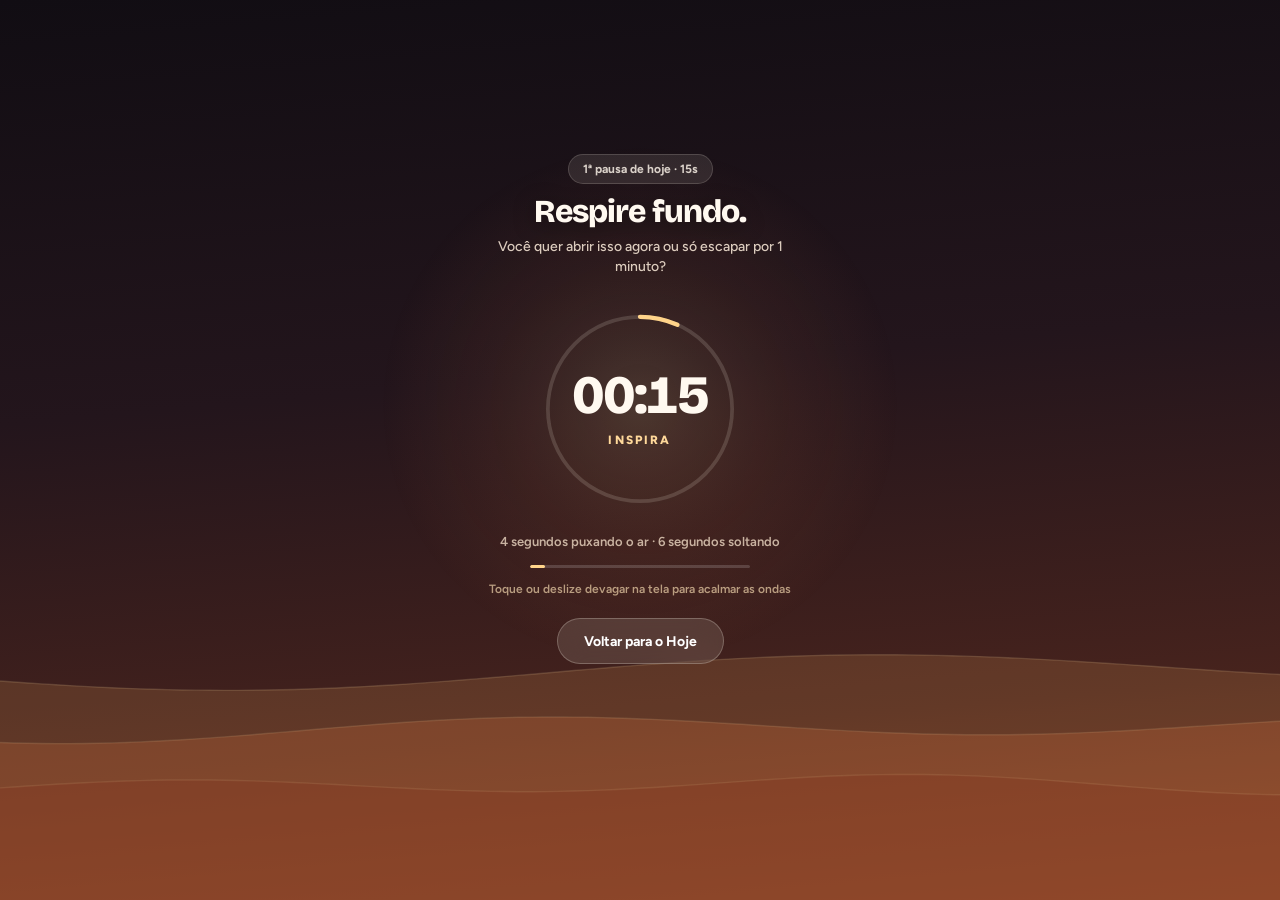
<file: index.html>
<!doctype html>
<html lang="pt-BR" style="background-color:#1A130E">
<head>
<meta charset="utf-8">
<meta name="viewport" content="width=device-width, initial-scale=1, viewport-fit=cover">
<title>Brewer</title>
<meta name="theme-color" content="#1A130E">
<style>
  html, body {
    background-color: #1A130E;
    color: #F7F2E8;
    margin: 0;
  }
</style>
<meta name="mobile-web-app-capable" content="yes">
<meta name="apple-mobile-web-app-capable" content="yes">
<meta name="apple-mobile-web-app-status-bar-style" content="black-translucent">
<meta name="apple-mobile-web-app-title" content="Brewer">
<link rel="manifest" href="./manifest.json">
<link rel="icon" type="image/png" sizes="192x192" href="./icons/icon-192.png?v=43">
<link rel="apple-touch-icon" sizes="180x180" href="./icons/icon-180.png?v=43">

<link rel="preconnect" href="https://fonts.googleapis.com">
<link rel="preconnect" href="https://fonts.gstatic.com" crossorigin>
<link href="https://fonts.googleapis.com/css2?family=Bricolage+Grotesque:opsz,wght@12..96,600;12..96,700;12..96,800&family=Figtree:wght@400;500;600;700;800&display=swap" rel="stylesheet">
<link rel="stylesheet" href="style.css?v=43">
<script>
  try {
    var sp0 = new URLSearchParams(window.location.search || '');
    var raw = localStorage.getItem('brewer.v1');
    var s = raw ? JSON.parse(raw) : null;
    var f = s && s.focus;
    var hasFocus = f && (f.mode === 'focus' || f.mode === 'break' || f.mode === 'pomo-ready');
    if (!hasFocus && !sp0.get('tab')) {
      document.documentElement.classList.add('gate-lock');
    }
  } catch(e) {}
</script>
</head>
<body data-theme="0" data-tab="hoje" data-mood="entardecer">
<!-- Camada Atmosférica Viva em 100vw x 100dvh -->
<div id="livingBackdrop" class="living-backdrop" aria-hidden="true">
  <div class="lb-sky"></div>
  <div class="lb-sunbeams"></div>
  <div class="lb-orb lb-orb-1"></div>
  <div class="lb-orb lb-orb-2"></div>
  <div class="lb-grain"></div>
  <canvas id="livingCanvas" class="lb-canvas"></canvas>
</div>
<div class="env" aria-hidden="true"></div>

<main id="scroll"><div class="wrap">
  <section id="tab-hoje" class="tab" hidden></section>
  <section id="tab-agenda" class="tab" hidden></section>
  <section id="tab-tarefas" class="tab" hidden></section>
  <section id="tab-foco" class="tab" hidden></section>
  <section id="tab-vontade" class="tab" hidden></section>
  <section id="tab-revisao" class="tab" hidden></section>
  <section id="tab-colecao" class="tab" hidden></section>
  <section id="tab-jornada" class="tab" hidden></section>
</div></main>

<div class="runpill" id="runpill"></div>
<div class="toast" id="toast" role="status" aria-live="polite" hidden></div>

<nav class="bar floating-dock-v2" aria-label="Navegação Principal">
  <div class="bar-in">
    <button data-act="tab" data-tab="hoje">
      <svg viewBox="0 0 24 24" fill="none" stroke="currentColor" stroke-width="1.9" stroke-linecap="round" stroke-linejoin="round" aria-hidden="true"><circle cx="12" cy="12" r="4.2"/><path d="M12 2.5v2.2M12 19.3v2.2M2.5 12h2.2M19.3 12h2.2M5.3 5.3l1.5 1.5M17.2 17.2l1.5 1.5M5.3 18.7l1.5-1.5M17.2 6.8l1.5-1.5"/></svg>
      <span>Hoje</span>
    </button>
    <button data-act="tab" data-tab="agenda">
      <svg viewBox="0 0 24 24" fill="none" stroke="currentColor" stroke-width="1.9" stroke-linecap="round" stroke-linejoin="round" aria-hidden="true"><rect x="3.5" y="4.5" width="17" height="16" rx="3.5"/><path d="M9 4.5v16M3.5 9.5h17"/></svg>
      <span>Agenda</span>
    </button>
    <button class="urge dock-urge-v2" data-act="tab" data-tab="vontade" aria-label="Bateu a vontade — Pausa consciente">
      <span class="duv-orb">
        <svg viewBox="0 0 24 24" fill="none" stroke="currentColor" stroke-width="2" stroke-linecap="round" stroke-linejoin="round" aria-hidden="true"><path d="M2 12c2.5-4 5.5-4 8 0s5.5 4 8 0 3.5-2 4-1"/><path d="M2 17c2.5-3.5 5.5-3.5 8 0s5.5 3.5 8 0"/></svg>
      </span>
      <span>Pausa</span>
    </button>
    <button data-act="tab" data-tab="tarefas">
      <svg viewBox="0 0 24 24" fill="none" stroke="currentColor" stroke-width="1.9" stroke-linecap="round" stroke-linejoin="round" aria-hidden="true"><rect x="3.5" y="4.5" width="6" height="6" rx="1.8"/><path d="M13 7.5h7.5"/><rect x="3.5" y="13.5" width="6" height="6" rx="1.8"/><path d="M13 16.5h7.5"/></svg>
      <span>Tarefas</span>
    </button>
    <button data-act="tab" data-tab="revisao">
      <svg viewBox="0 0 24 24" fill="none" stroke="currentColor" stroke-width="1.9" stroke-linecap="round" stroke-linejoin="round" aria-hidden="true"><rect x="3.5" y="3.5" width="7.5" height="7.5" rx="2.2"/><rect x="13" y="3.5" width="7.5" height="7.5" rx="2.2"/><rect x="3.5" y="13" width="7.5" height="7.5" rx="2.2"/><rect x="13" y="13" width="7.5" height="7.5" rx="2.2"/></svg>
      <span>Resumo</span>
    </button>
  </div>
</nav>

<div class="back" id="sheetBack" hidden>
  <div class="sheet" role="dialog" aria-modal="true" aria-labelledby="sheetTitle">
    <h2 id="sheetTitle"></h2>
    <div id="sheetBody"></div>
  </div>
</div>

<script src="assets/cafe/v2/catalog.js"></script>
<script type="module" src="js/boot.js?v=43"></script>
<script>
if (window.location.protocol === 'file:') {
  window.addEventListener('DOMContentLoaded', function() {
    var main = document.querySelector('.wrap');
    if (main) {
      main.innerHTML = '<div style="background:var(--surface);border:1.5px solid var(--line);border-radius:24px;padding:26px 20px;text-align:center;margin-top:30px;box-shadow:0 8px 24px rgba(42,29,20,.08)">' +
        '<h2 style="font-family:\'Bricolage Grotesque\',Figtree,sans-serif;font-size:22px;margin-bottom:10px;color:var(--ink)">Quase lá!</h2>' +
        '<p style="color:var(--muted);font-size:14px;line-height:1.5;margin-bottom:16px">O navegador bloqueia módulos JavaScript (ES Modules) por segurança quando abertos diretamente pelo caminho <code>file:///</code>.</p>' +
        '<p style="font-size:14.5px;line-height:1.5;margin-bottom:20px;color:var(--ink)">Para rodar o app no computador, basta dar duplo clique no arquivo <b><code>iniciar-servidor.bat</code></b> na pasta do Brewer!</p>' +
      '</div>';
    }
  });
}
</script>
<script>
// Brewer PWA: instala o Service Worker em produção HTTPS; em localhost mantém sem cache para testes rápidos.
if ('serviceWorker' in navigator) {
  if (location.hostname === 'localhost' || location.hostname === '127.0.0.1') {
    navigator.serviceWorker.getRegistrations().then(function(regs) {
      for (var reg of regs) reg.unregister();
    });
  } else {
    navigator.serviceWorker.addEventListener('controllerchange', function(){
      window.location.reload();
    });
    window.addEventListener('load', function(){
      navigator.serviceWorker.register('./sw.js').then(function(reg){
        reg.update();
      }).catch(function(err){ console.warn('Brewer SW:', err); });
    });
  }
}
</script>
</body>
</html>
</file>
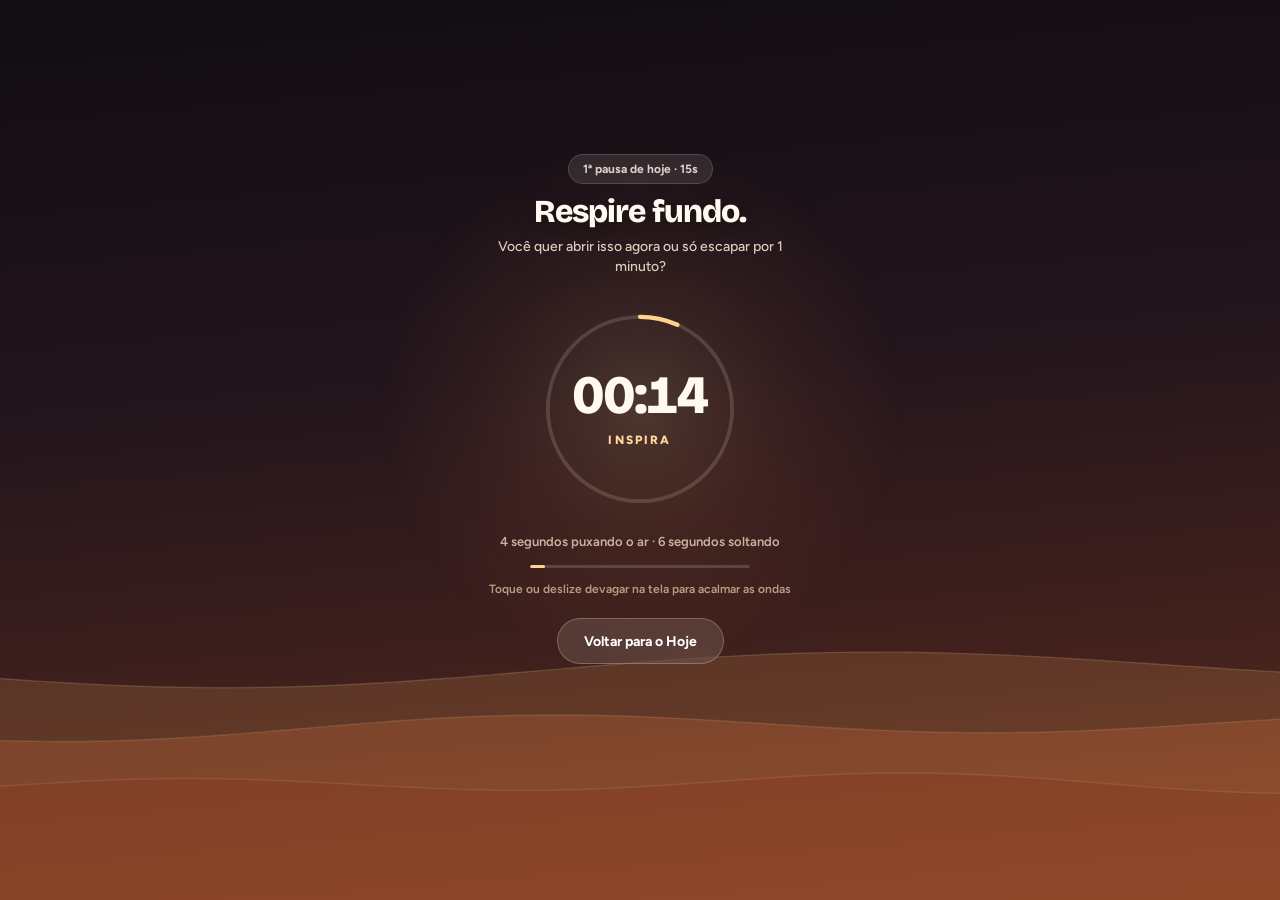
<file: gate.html>
<!DOCTYPE html>
<html lang="pt-BR" style="background-color:#140e0a">
<head>
  <meta charset="utf-8">
  <meta name="viewport" content="width=device-width, initial-scale=1">
  <title>Brewer Gate</title>
  <style>
    html, body {
      background-color: #140e0a;
      color: #f6efe4;
      margin: 0;
      height: 100vh;
      display: flex;
      align-items: center;
      justify-content: center;
      font-family: -apple-system, BlinkMacSystemFont, "Segoe UI", Roboto, sans-serif;
    }
  </style>
</head>
<body>
  <p style="font-size:14px;color:#a89080">Iniciando pausa consciente...</p>
  <script>
    try {
      var sp = new URLSearchParams(window.location.search || '');
      var hash = window.location.hash || '';
      var app = sp.get('app') || sp.get('gate') || (hash ? hash.replace(/^#/, '') : 'Instagram');
      if (!app || app === '1' || app === 'true') app = 'Instagram';
      if (app.toLowerCase() === 'x') app = 'Twitter';
      var formatted = app.charAt(0).toUpperCase() + app.slice(1).toLowerCase();
      localStorage.setItem('brewer_gate_pending', formatted);
    } catch(e) {}
    window.location.replace('./');
  </script>
</body>
</html>
</file>
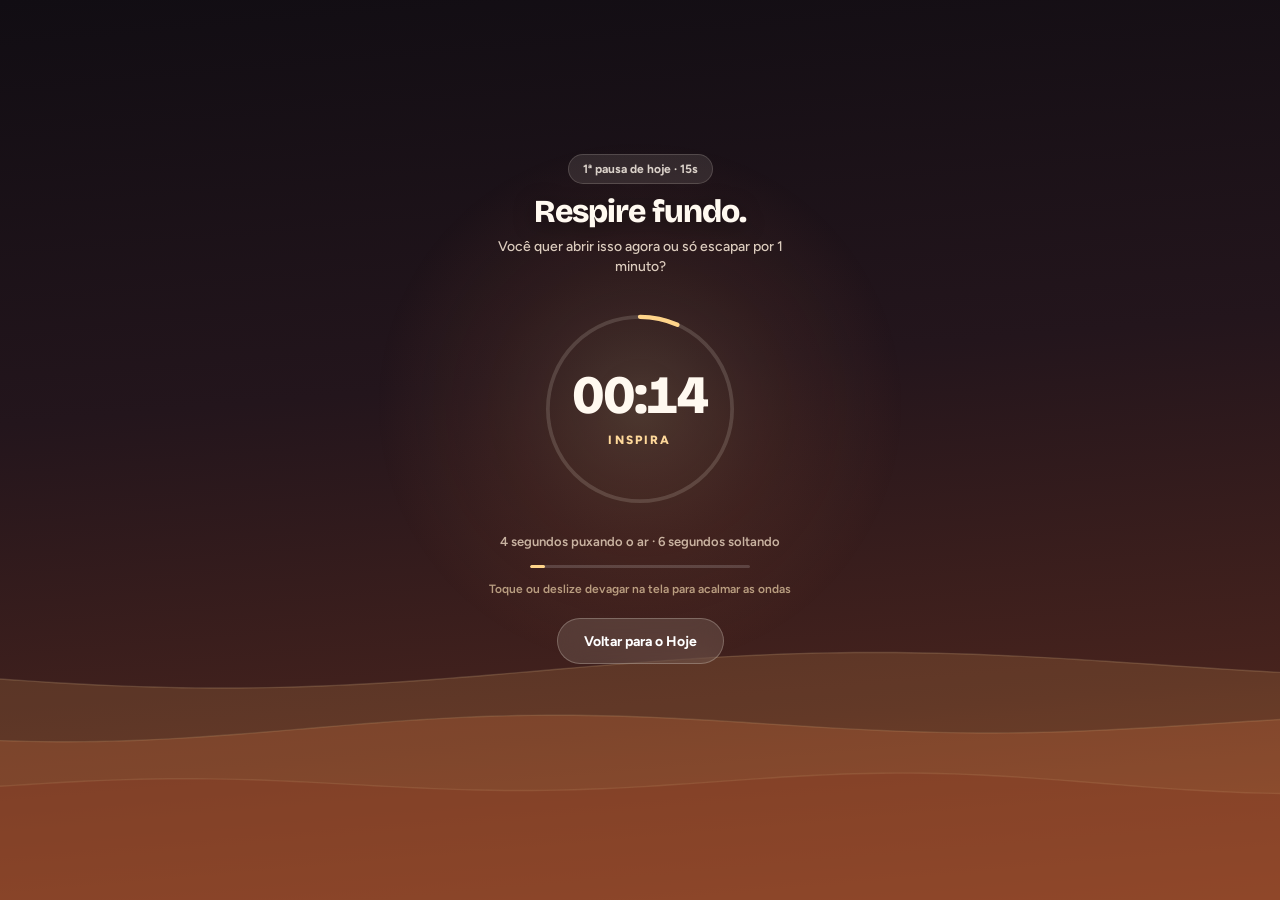
<file: instagram.html>
<!DOCTYPE html>
<html lang="pt-BR" style="background-color:#140e0a">
<head>
  <meta charset="utf-8">
  <meta name="viewport" content="width=device-width, initial-scale=1">
  <title>Brewer Gate - Instagram</title>
  <style>
    html, body {
      background-color: #140e0a;
      color: #f6efe4;
      margin: 0;
      height: 100vh;
      display: flex;
      align-items: center;
      justify-content: center;
      font-family: -apple-system, BlinkMacSystemFont, "Segoe UI", Roboto, sans-serif;
    }
  </style>
</head>
<body>
  <p style="font-size:14px;color:#a89080">Iniciando pausa consciente do Instagram...</p>
  <script>
    try {
      localStorage.setItem('brewer_gate_pending', 'Instagram');
    } catch(e) {}
    window.location.replace('./');
  </script>
</body>
</html>
</file>
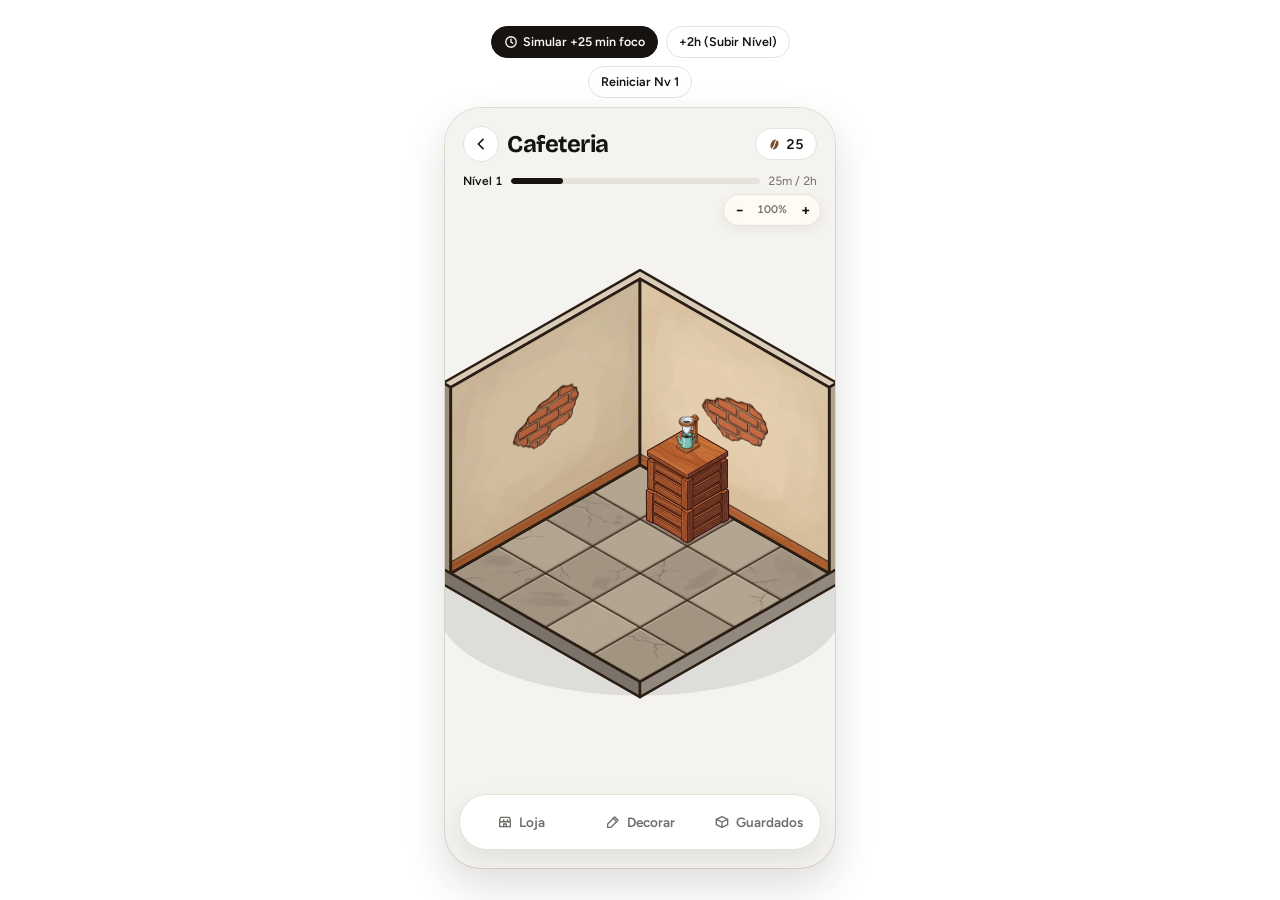
<file: preview-cafeteria.html>
<!doctype html>
<html lang="pt-BR">
<head>
<meta charset="utf-8">
<meta name="viewport" content="width=device-width, initial-scale=1, viewport-fit=cover">
<title>Brewer · Cafeteria Customizável (v2)</title>
<link rel="preconnect" href="https://fonts.googleapis.com">
<link rel="preconnect" href="https://fonts.gstatic.com" crossorigin>
<link href="https://fonts.googleapis.com/css2?family=Bricolage+Grotesque:opsz,wght@12..96,600;12..96,700&family=Figtree:wght@400;500;600&display=swap" rel="stylesheet">
<link rel="stylesheet" href="style.css">
<style>
  * { user-select: none; -webkit-user-select: none; -webkit-tap-highlight-color: transparent; }
  button:focus, button:focus-visible { outline: none; }
  button:active { transform: none; }

  body {
    background: #E9DFD0;
    margin: 0;
    min-height: 100dvh;
    display: flex;
    flex-direction: column;
    align-items: center;
    justify-content: center;
    padding: 12px 12px 18px;
    overflow: hidden;
  }

  /* Barra de simulação superior (controles de teste) */
  .simbar {
    display: flex;
    align-items: center;
    justify-content: center;
    gap: 8px;
    flex-wrap: wrap;
    margin-bottom: 10px;
    max-width: 400px;
    width: 100%;
    flex: none;
  }
  .simbar .chip {
    min-height: 32px;
    padding: 0 12px;
    font-size: 12.5px;
    background: var(--surface);
    border: 1px solid var(--line);
    display: inline-flex;
    align-items: center;
    gap: 5px;
  }
  .simbar .chip.primary {
    background: var(--sea);
    color: var(--on-sea);
    border-color: var(--sea);
  }

  /* Moldura do app com palco travado (zero pulo de layout) */
  .phone {
    width: 100%;
    max-width: 390px;
    height: min(760px, calc(100dvh - 64px));
    min-height: 560px;
    background: var(--bg);
    border-radius: 36px;
    box-shadow: 0 18px 42px rgba(42,29,20,.15), 0 0 0 1px var(--line);
    overflow: hidden;
    position: relative;
    display: flex;
    flex-direction: column;
  }
  @media (max-width: 440px) {
    body { padding: 4px 0 0; background: var(--bg); }
    .simbar { margin-bottom: 4px; padding: 0 12px; }
    .phone {
      max-width: 100%;
      height: calc(100dvh - 42px);
      border-radius: 0;
      box-shadow: none;
    }
  }

  /* Topo fixo */
  .top {
    padding: 18px 18px 8px;
    flex: none;
    z-index: 6;
    background: var(--bg);
  }
  .toprow { display: flex; align-items: center; gap: 8px; }
  .bk {
    flex: none;
    width: 36px;
    height: 36px;
    border-radius: 50%;
    border: 1.5px solid var(--line);
    background: var(--surface);
    display: grid;
    place-items: center;
    color: var(--ink);
  }
  .bk svg { width: 16px; height: 16px; }
  .toprow h1 { font-size: 24px; flex: 1; }
  .pill {
    display: inline-flex;
    align-items: center;
    gap: 5px;
    height: 32px;
    padding: 0 12px;
    border-radius: 999px;
    background: var(--surface);
    border: 1px solid var(--line);
    font-weight: 600;
    font-size: 14px;
    font-variant-numeric: tabular-nums;
  }
  .lvl {
    display: flex;
    align-items: center;
    gap: 8px;
    margin-top: 10px;
    font-size: 12px;
    color: var(--muted);
    font-variant-numeric: tabular-nums;
  }
  .lvl b { color: var(--ink); font-weight: 600; }
  .lvl .bar-track { flex: 1; margin: 0; height: 6px; }

  /* Sala isométrica (ocupa área fixa para nunca pular ao clicar em botões) */
  .stage {
    position: absolute;
    top: 78px;
    left: 0;
    right: 0;
    bottom: 72px;
    display: flex;
    align-items: center;
    justify-content: center;
    touch-action: none;
    z-index: 1;
  }
  .stage svg.room {
    width: 100%;
    height: 100%;
    overflow: visible;
    touch-action: none;
  }
  .room-item { cursor: grab; }
  .room-item:active { cursor: grabbing; }

  /* Controles discretos de Zoom na sala */
  .zoom-pill {
    position: absolute;
    right: 14px;
    top: 86px;
    z-index: 7;
    display: inline-flex;
    align-items: center;
    background: rgba(255, 251, 244, 0.92);
    backdrop-filter: blur(8px);
    border: 1px solid var(--line);
    border-radius: 999px;
    padding: 2px;
    box-shadow: 0 4px 12px rgba(42,29,20,.06);
  }
  .zoom-pill button {
    width: 26px;
    height: 26px;
    border-radius: 50%;
    display: grid;
    place-items: center;
    font-weight: 700;
    font-size: 15px;
    color: var(--ink);
  }
  .zoom-pill button:hover { background: var(--sea-soft); }
  .zoom-pill span {
    font-size: 11px;
    font-weight: 600;
    color: var(--muted);
    padding: 0 5px;
    font-variant-numeric: tabular-nums;
    cursor: pointer;
  }

  /* Barra inferior principal e barras de ação em pílula unificada (posicionadas de forma absoluta na base) */
  .dock {
    position: absolute;
    left: 14px;
    right: 14px;
    bottom: 18px;
    z-index: 10;
    display: flex;
    flex-direction: column;
    gap: 8px;
    pointer-events: none;
  }
  .dock > * { pointer-events: auto; }

  .context-pill {
    align-self: center;
    display: inline-flex;
    align-items: center;
    gap: 8px;
    background: var(--surface);
    border: 1px solid var(--line);
    border-radius: 999px;
    padding: 5px 14px;
    box-shadow: 0 6px 18px rgba(42,29,20,.08);
    font-size: 12.5px;
  }
  .context-pill b {
    font-family: "Bricolage Grotesque", Figtree, sans-serif;
    font-weight: 700;
    color: var(--ink);
    font-size: 13.5px;
  }
  .context-pill span {
    color: var(--muted);
    font-weight: 500;
  }

  .dock .seg {
    margin: 0;
    box-shadow: 0 10px 26px rgba(42,29,20,.09);
  }
  .dock .seg button {
    display: flex;
    align-items: center;
    justify-content: center;
    gap: 6px;
    min-height: 44px;
    font-size: 13.5px;
    padding: 0 10px;
    transition: background .15s ease, color .15s ease;
  }
  .dock .seg button:hover {
    color: var(--ink);
  }
  .dock .seg button.primary-seg {
    background: var(--sea);
    color: var(--on-sea);
  }
  .dock .seg button.danger-seg {
    color: var(--danger);
  }
  .dock .seg button[disabled] {
    opacity: .38;
    pointer-events: none;
  }
  .dock .seg svg { width: 16px; height: 16px; flex: none; }

  .badge-cnt {
    display: inline-flex;
    align-items: center;
    justify-content: center;
    min-width: 18px;
    height: 18px;
    padding: 0 5px;
    border-radius: 99px;
    background: var(--sea);
    color: var(--on-sea);
    font-size: 11px;
    font-weight: 700;
  }

  /* Faixa horizontal da Loja / Guardados (.tray2 flutuando na base sem empurrar a sala) */
  .tray2 {
    position: absolute;
    left: 0;
    right: 0;
    bottom: 0;
    background: var(--surface);
    border-top: 1px solid var(--line);
    border-radius: 22px 22px 0 0;
    padding: 12px 0 16px;
    box-shadow: 0 -10px 28px rgba(42,29,20,.10);
    z-index: 15;
  }
  .trayhead {
    display: flex;
    align-items: center;
    justify-content: space-between;
    padding: 0 14px 8px;
  }
  .trayhead h3 {
    font-family: "Bricolage Grotesque", Figtree, sans-serif;
    font-weight: 700;
    font-size: 17px;
    letter-spacing: -.01em;
  }
  .trayhead .x { font-size: 20px; width: 32px; min-height: 32px; }
  .cats {
    display: flex;
    gap: 6px;
    overflow-x: auto;
    padding: 0 14px 10px;
    scrollbar-width: none;
    cursor: grab;
  }
  .cats.dragging-scroll, .cards.dragging-scroll { cursor: grabbing; }
  .cats::-webkit-scrollbar, .cards::-webkit-scrollbar { display: none; }
  .cats .chip {
    min-height: 32px;
    padding: 0 12px;
    font-size: 12.5px;
    white-space: nowrap;
    flex: none;
    background: var(--bg);
  }
  .cats .chip[aria-pressed="true"] { background: var(--sea-soft); }
  .cards {
    display: flex;
    gap: 8px;
    overflow-x: auto;
    padding: 0 14px 4px;
    scrollbar-width: none;
    min-height: 118px;
    align-items: stretch;
    cursor: grab;
  }
  .card {
    flex: none;
    width: 94px;
    background: var(--bg);
    border: 1px solid var(--line);
    border-radius: 16px;
    padding: 7px 5px 8px;
    display: flex;
    flex-direction: column;
    align-items: center;
    justify-content: space-between;
    gap: 4px;
    position: relative;
    cursor: pointer;
    transition: border-color .12s ease;
  }
  .card.sel { border: 2px solid var(--sea); padding: 6px 4px 7px; }
  .card.locked { opacity: .62; }
  .card .pv {
    width: 68px;
    height: 54px;
    object-fit: contain;
    border-radius: 6px;
    pointer-events: none;
  }
  .card .pv-svg {
    width: 68px;
    height: 54px;
    display: grid;
    place-items: center;
  }
  .card .nm {
    font-size: 11.5px;
    font-weight: 600;
    text-align: center;
    line-height: 1.15;
    min-height: 27px;
    display: flex;
    align-items: center;
    justify-content: center;
  }
  .price {
    display: inline-flex;
    gap: 4px;
    align-items: center;
    font-size: 12px;
    font-weight: 600;
    padding: 2px 8px;
    border-radius: 999px;
    background: var(--sea-soft);
    font-variant-numeric: tabular-nums;
  }
  .price.muted-pill {
    background: transparent;
    border: 1px solid var(--line);
    color: var(--muted);
  }
  .price.active-pill {
    background: var(--sea);
    color: var(--on-sea);
  }
  .owned {
    position: absolute;
    top: 5px;
    right: 5px;
    font-size: 10px;
    font-weight: 600;
    color: var(--muted);
    background: var(--surface);
    border: 1px solid var(--line);
    border-radius: 99px;
    padding: 0 5px;
  }
  .bean { width: 13px; height: 13px; flex: none; }
  .lock-ic { width: 12px; height: 12px; flex: none; }
  .empty-msg {
    font-size: 13px;
    color: var(--muted);
    padding: 24px 16px;
    text-align: center;
    width: 100%;
  }

  /* Toast interno */
  .cafe-toast {
    position: absolute;
    left: 24px;
    right: 24px;
    top: 86px;
    z-index: 30;
    background: var(--ink);
    color: var(--bg);
    padding: 8px 14px;
    border-radius: 999px;
    text-align: center;
    font-size: 12.5px;
    font-weight: 600;
    box-shadow: 0 8px 20px rgba(42,29,20,.20);
    pointer-events: none;
  }
  .cafe-toast[hidden] { display: none !important; }
</style>
</head>
<body>

<!-- Controles rápidos de teste e simulação -->
<div class="simbar">
  <button class="chip primary" id="btnSim25" type="button">
    <svg width="14" height="14" viewBox="0 0 24 24" fill="none" stroke="currentColor" stroke-width="2.3" stroke-linecap="round" stroke-linejoin="round"><circle cx="12" cy="12" r="9"/><path d="M12 7v5l3 2"/></svg>
    Simular +25 min foco
  </button>
  <button class="chip" id="btnSim2h" type="button">+2h (Subir Nível)</button>
  <button class="chip" id="btnReset" type="button">Reiniciar Nv 1</button>
</div>

<div class="phone">
  <!-- Topo -->
  <div class="top">
    <div class="toprow">
      <button class="bk" id="btnBack" type="button" aria-label="Voltar">
        <svg viewBox="0 0 24 24" fill="none" stroke="currentColor" stroke-width="2.4" stroke-linecap="round" stroke-linejoin="round"><path d="M15 5l-7 7 7 7"/></svg>
      </button>
      <h1>Cafeteria</h1>
      <span class="pill" id="beansPill"></span>
    </div>
    <div class="lvl">
      <b id="lvText">Nível 1</b>
      <div class="bar-track"><div class="bar-fill" id="lvBar" style="width:20%"></div></div>
      <span id="xpText">25m / 2h</span>
    </div>
  </div>

  <!-- Controles de Zoom da Sala -->
  <div class="zoom-pill">
    <button id="btnZoomOut" type="button" aria-label="Diminuir zoom">−</button>
    <span id="zoomLabel" title="Clique para restaurar zoom">100%</span>
    <button id="btnZoomIn" type="button" aria-label="Aumentar zoom">+</button>
  </div>

  <div class="cafe-toast" id="toastEl" hidden></div>

  <!-- Sala Isométrica 30° (Posição fixa, nunca pula) -->
  <div class="stage" id="stageEl">
    <svg class="room" id="roomSvg"></svg>
  </div>

  <!-- Barra Inferior Unificada em Pílula (.seg) -->
  <div class="dock" id="dockWrap">
    <!-- Pílula de contexto (exibida ao Posicionar ou Decorar) -->
    <div class="context-pill" id="contextPill" hidden>
      <b id="contextTitle">Item</b>
      <span id="contextSub">Arraste na grade</span>
    </div>

    <!-- 1. Menu Principal: Loja · Decorar · Guardados -->
    <div class="seg" id="mainSeg">
      <button id="segShop" type="button">
        <svg viewBox="0 0 24 24" fill="none" stroke="currentColor" stroke-width="2" stroke-linecap="round" stroke-linejoin="round"><path d="M4 9l1.5-4h13L20 9M4 9v10h16V9M4 9c0 1.7 1.3 3 3 3s3-1.3 3-3c0 1.7 1.3 3 3 3s3-1.3 3-3c0 1.7 1.3 3 3 3"/><path d="M10 19v-4h4v4"/></svg>
        Loja
      </button>
      <button id="segDecor" type="button">
        <svg viewBox="0 0 24 24" fill="none" stroke="currentColor" stroke-width="2" stroke-linecap="round" stroke-linejoin="round"><path d="M14.5 4.5l5 5L9 20H4v-5z"/><path d="M12.5 6.5l5 5"/></svg>
        Decorar
      </button>
      <button id="segBox" type="button">
        <svg viewBox="0 0 24 24" fill="none" stroke="currentColor" stroke-width="2" stroke-linecap="round" stroke-linejoin="round"><path d="M3.5 8L12 4l8.5 4v8L12 20l-8.5-4z"/><path d="M3.5 8L12 12l8.5-4M12 12v8"/></svg>
        <span>Guardados</span>
        <span class="badge-cnt" id="boxBadge" hidden>0</span>
      </button>
    </div>

    <!-- 2. Pílula de Posicionamento: Girar 90° · Cancelar · Colocar -->
    <div class="seg" id="placeSeg" hidden>
      <button id="btnPlaceFlip" type="button">
        <svg viewBox="0 0 24 24" fill="none" stroke="currentColor" stroke-width="2" stroke-linecap="round" stroke-linejoin="round"><path d="M17 2l4 4-4 4"/><path d="M3 11v-1a4 4 0 0 1 4-4h14"/><path d="M7 22l-4-4 4-4"/><path d="M21 13v1a4 4 0 0 1-4 4H3"/></svg>
        Girar 90°
      </button>
      <button id="btnPlaceCancel" type="button">Cancelar</button>
      <button id="btnPlaceConfirm" class="primary-seg" type="button">Colocar</button>
    </div>

    <!-- 3. Pílula de Edição (Decorar): Mover · Girar 90° · Guardar · OK -->
    <div class="seg" id="decorSeg" hidden>
      <button id="btnDecorMove" type="button">
        <svg viewBox="0 0 24 24" fill="none" stroke="currentColor" stroke-width="2" stroke-linecap="round" stroke-linejoin="round"><path d="M5 9l-3 3 3 3M9 5l3-3 3 3M15 19l-3 3-3-3M19 9l3 3-3 3M2 12h20M12 2v20"/></svg>
        Mover
      </button>
      <button id="btnDecorFlip" type="button">
        <svg viewBox="0 0 24 24" fill="none" stroke="currentColor" stroke-width="2" stroke-linecap="round" stroke-linejoin="round"><path d="M17 2l4 4-4 4"/><path d="M3 11v-1a4 4 0 0 1 4-4h14"/><path d="M7 22l-4-4 4-4"/><path d="M21 13v1a4 4 0 0 1-4 4H3"/></svg>
        Girar 90°
      </button>
      <button id="btnDecorStore" class="danger-seg" type="button">
        <svg viewBox="0 0 24 24" fill="none" stroke="currentColor" stroke-width="2" stroke-linecap="round" stroke-linejoin="round"><path d="M3.5 8L12 4l8.5 4v8L12 20l-8.5-4z"/><path d="M3.5 8L12 12l8.5-4M12 12v8"/></svg>
        Guardar
      </button>
      <button id="btnDecorClose" class="primary-seg" type="button" style="flex:0.65">Fechar</button>
    </div>
  </div>

  <!-- Faixa Horizontal da Loja / Guardados -->
  <div class="tray2" id="trayEl" hidden>
    <div class="trayhead">
      <h3 id="trayTitle">Loja · Móveis</h3>
      <button class="x" id="btnTrayClose" type="button" aria-label="Fechar">×</button>
    </div>
    <div class="cats" id="catsEl"></div>
    <div class="cards" id="cardsEl"></div>
  </div>
</div>

<!-- Fonte Única da Verdade do Catálogo -->
<script src="assets/cafe/v2/catalog.js?v=10"></script>
<script>
(() => {
  const CAT_DB = window.CAFE_V2;
  const T = CAT_DB.T || 31;
  const K = CAT_DB.K || 0.573;
  const BASE_WALL_H = 122;
  const OL = '#2A1D14';
  const STORAGE_KEY = 'brewer.cafe.v2.preview';

  const BEAN_SVG = `<svg class="bean" viewBox="0 0 16 16"><g transform="rotate(28 8 8)"><ellipse cx="8" cy="8" rx="4.6" ry="6.4" fill="#7B4F2E"/><path d="M8 2.2c-2 2.5 2 5.6 0 11.6" stroke="#FFFBF4" stroke-width="1.3" fill="none" stroke-linecap="round"/></g></svg>`;
  const LOCK_SVG = `<svg class="lock-ic" viewBox="0 0 24 24" fill="none" stroke="currentColor" stroke-width="2.2" stroke-linecap="round" stroke-linejoin="round"><rect x="5" y="11" width="14" height="10" rx="2"/><path d="M8 11V7a4 4 0 0 1 8 0v4"/></svg>`;

  const ASSET_VER = '?v=10';
  const assetUrl = src => (!src ? '' : (src.includes('/') ? src : 'assets/cafe/v2/' + src) + ASSET_VER);
  const P = (x, y, z = 0) => [(x - y) * T, (x + y) * T * K - z];
  const pts = a => a.map(p => P(...p).map(n => n.toFixed(1)).join(',')).join(' ');
  const poly = (a, fill, sw = 1.6, stroke = OL, extra = '') =>
    `<polygon points="${pts(a)}" fill="${fill}" stroke="${stroke}" stroke-width="${sw}" stroke-linejoin="round" ${extra}/>`;

  // Altura constante da parede por módulo 4×4 (garante que texturas e móveis altos nunca distorçam)
  const getWallH = () => BASE_WALL_H;

  // Sistema de Expansão Modular Permanente (estilo Tuber Simulator: começa 4×4 e sempre pode expandir +4 p/ Esquerda ou +4 p/ Direita, sem nunca regredir)
  function getRoomDims() {
    const w = Math.max(4, Math.round((S.roomW || 4) / 4) * 4);
    const d = Math.max(4, Math.round((S.roomD || 4) / 4) * 4);
    return [w, d];
  }

  function getNextLotExpansionCost(w, d) {
    const totalExp = Math.max(0, Math.round(((w - 4) + (d - 4)) / 4));
    const price = 600 + totalExp * 600 + totalExp * totalExp * 200;
    const lv = 5 + totalExp * 5;
    return { totalExp, price, lv };
  }

  // Inferência dinâmica de posicionamento a partir de window.CAFE_V2.sprites
  function getPlacementType(key, spec) {
    if (spec.place) return spec.place;
    const k = key.toLowerCase();
    const nm = (spec.nm || '').toLowerCase();
    if (k.includes('luminaria') || k.includes('teto') || spec.ay === 0) return 'ceiling';
    if (
      k.includes('quadro') || k.includes('lousa') || k.includes('parede') ||
      k.includes('janela') || k.includes('prateleira') ||
      nm.includes('parede') || nm.includes('quadro') || nm.includes('janela')
    ) {
      return 'wall';
    }
    if ((spec.w && spec.d) || spec.cat === 'moveis' || k.includes('cavalete') || k.includes('monstera')) {
      return 'floor';
    }
    return 'surface';
  }

  // Estado Inicial Nível 1 (Cimento rachado + Reboco gasto + Caixote 1x1 + Coador de pano)
  function defaultState() {
    return {
      beans: 25,
      focusMins: 25,
      roomW: 4,
      roomD: 4,
      floor: 'cimento',
      wall: 'reboco',
      ownedFloors: ['cimento'],
      ownedWalls: ['reboco'],
      placed: [
        { id: 'it_1', key: 'caixote', place: 'floor', x: 1, y: 0, rot: 0, flip: false },
        { id: 'it_2', key: 'coador',  place: 'surface', hostId: 'it_1', slot: 0, rot: 0, flip: false }
      ],
      inventory: [],
      nextId: 3
    };
  }

  function loadState() {
    try {
      const raw = localStorage.getItem(STORAGE_KEY);
      if (!raw) return defaultState();
      const parsed = JSON.parse(raw);
      if (!parsed || !Array.isArray(parsed.placed)) return defaultState();
      parsed.placed = parsed.placed.filter(it => CAT_DB.sprites[it.key]).map(it => ({
        ...it,
        rot: typeof it.rot === 'number' ? (it.rot % 4) : (it.flip ? 1 : 0),
        flip: typeof it.rot === 'number' ? (it.rot % 2 === 1) : !!it.flip
      }));
      parsed.inventory = (parsed.inventory || []).filter(it => CAT_DB.sprites[it.key]);
      if (!CAT_DB.floors[parsed.floor]) parsed.floor = 'cimento';
      if (!CAT_DB.walls[parsed.wall]) parsed.wall = 'reboco';

      // Migração suave para roomW × roomD permanentes (múltiplos de 4)
      if (!parsed.roomW || !parsed.roomD) {
        const owned = Array.isArray(parsed.ownedLots) ? parsed.ownedLots : [];
        const has8x8 = parsed.lotId === 'lote_8x8' || owned.includes('lote_8x8') || (owned.includes('lote_4x8') && owned.includes('lote_8x4'));
        const has8x4 = parsed.lotId === 'lote_8x4' || owned.includes('lote_8x4');
        const has4x8 = parsed.lotId === 'lote_4x8' || owned.includes('lote_4x8');
        if (has8x8) { parsed.roomW = 8; parsed.roomD = 8; }
        else if (has8x4) { parsed.roomW = 8; parsed.roomD = 4; }
        else if (has4x8) { parsed.roomW = 4; parsed.roomD = 8; }
        else { parsed.roomW = 4; parsed.roomD = 4; }
      }
      parsed.roomW = Math.max(4, Math.round(parsed.roomW / 4) * 4);
      parsed.roomD = Math.max(4, Math.round(parsed.roomD / 4) * 4);
      return parsed;
    } catch (_) {
      return defaultState();
    }
  }

  function saveState() {
    try {
      localStorage.setItem(STORAGE_KEY, JSON.stringify(S));
    } catch (_) {}
  }

  let S = loadState();
  let roomZoom = 1.08;
  let camX = 0;
  let camY = 0;

  // Cálculo de Nível por horas totais de foco (120 min = 2h por nível)
  function calcLevelInfo(mins) {
    const step = 120;
    const lv = Math.floor(mins / step) + 1;
    const into = mins % step;
    const pct = Math.min(100, Math.round((into / step) * 100));
    const fmt = m => {
      const h = Math.floor(m / 60);
      const r = m % 60;
      if (h === 0) return `${r}m`;
      return r > 0 ? `${h}h${String(r).padStart(2, '0')}` : `${h}h`;
    };
    return {
      lv,
      pct,
      xpLabel: `${fmt(mins)} / ${fmt(lv * step)}`
    };
  }

  // Categorias dinâmicas lidas de window.CAFE_V2
  const CAT_LABELS = {
    moveis: 'Móveis',
    metodos: 'Métodos',
    barista: 'Barista',
    decor: 'Decoração',
    ambiente: 'Piso/Parede',
    lote: 'Lote'
  };

  function getShopCategories() {
    const order = ['moveis', 'metodos', 'barista', 'decor'];
    Object.values(CAT_DB.sprites).forEach(sp => {
      if (sp.cat && !order.includes(sp.cat)) order.push(sp.cat);
    });
    order.push('ambiente', 'lote');
    return order.map(id => ({
      id,
      label: CAT_LABELS[id] || (id.charAt(0).toUpperCase() + id.slice(1))
    }));
  }

  // Estado de UI
  let uiMode = 'idle'; // 'idle' | 'shop' | 'decor' | 'box' | 'placing'
  let activeCat = 'moveis';
  let selectedItemId = null;
  let pendingPlacement = null;

  function getFloorDims(key, flip) {
    const sp = CAT_DB.sprites[key] || {};
    const w = sp.w || 1;
    const d = sp.d || 1;
    return flip ? [d, w] : [w, d];
  }

  // Slots de apoio em cima de móveis (e prateleiras) colocados na sala
  function getSurfaceSlots(excludeItemId = null) {
    const slots = [];
    const list = [...S.placed];
    if (pendingPlacement && pendingPlacement.itemId) {
      list.push({ ...pendingPlacement, id: pendingPlacement.itemId });
    }
    list.forEach(it => {
      if (it.id === excludeItemId) return;
      const sp = CAT_DB.sprites[it.key];
      if (!sp) return;

      // Apenas bancadas/mesas que declaram sp.topZ possuem superfície de apoio (nunca poltronas, sofás ou estantes)
      if (it.place === 'floor' && sp.topZ) {
        const topZ = sp.topZ;
        const [effW, effD] = getFloorDims(it.key, it.flip);
        const span = Math.max(effW, effD);
        const alongY = effD > effW;

        let offsets = [0.46];
        if (sp.centerBase) {
          offsets = [0.50];
        } else if (it.key === 'balcao_vitrine') {
          // No balcão vitrine, apenas a metade de madeira plana recebe itens (nunca sobre o vidro de croissants)
          offsets = [0.46];
        } else if (span === 2) {
          offsets = [0.45, 0.96, 1.44];
        } else if (span >= 3) {
          offsets = [0.46, 1.12, 1.78, 2.42];
        }

        offsets.forEach((off, idx) => {
          const sx = sp.centerBase ? (it.x + 0.50) : (alongY ? it.x + 0.46 : it.x + off);
          const sy = sp.centerBase ? (it.y + 0.50) : (alongY ? it.y + off  : it.y + 0.46);
          slots.push({
            hostId: it.id,
            slot: idx,
            x: sx,
            y: sy,
            z: topZ
          });
        });
      } else if (it.place === 'wall' && (it.key.includes('prateleira') || sp.topZ)) {
        const wz = (it.z || 78) + (sp.topZ || 1);
        [-0.35, 0.35].forEach((off, idx) => {
          const sx = it.wall === 'R' ? it.pos + off : 0.18;
          const sy = it.wall === 'L' ? it.pos + off : 0.18;
          slots.push({
            hostId: it.id,
            slot: idx,
            x: sx,
            y: sy,
            z: wz
          });
        });
      }
    });
    return slots;
  }

  // Garante que nenhum móvel ou equipamento fique fora da sala ou preso em slot inválido
  function sanitizePlacedItems() {
    if (pendingPlacement) return;
    const [W, D] = getRoomDims();

    // 1. Validar móveis de chão e itens de parede/teto dentro dos limites atuais [W, D]
    const toStoreIds = new Set();
    S.placed.forEach(it => {
      if (it.place === 'floor' || it.place === 'ceiling') {
        const [effW, effD] = getFloorDims(it.key, it.flip);
        const outOfBounds = it.x < 0 || it.y < 0 || it.x + effW > W || it.y + effD > D;
        const invalidFloor = it.place === 'floor' && !isFloorPosValid(it.x, it.y, effW, effD, it.id, it.key);
        if (outOfBounds || invalidFloor) {
          const cx = Math.max(0, Math.min(W - effW, Math.round(it.x)));
          const cy = Math.max(0, Math.min(D - effD, Math.round(it.y)));
          if ((it.place === 'ceiling' && !outOfBounds) || (it.place === 'floor' && isFloorPosValid(cx, cy, effW, effD, it.id, it.key))) {
            it.x = cx;
            it.y = cy;
          } else {
            const alt = findFirstPlacement(it.key, it.id);
            if (alt && alt.valid) {
              it.x = alt.x;
              it.y = alt.y;
              it.flip = alt.flip;
              it.rot = alt.rot;
            } else {
              toStoreIds.add(it.id);
            }
          }
        }
      } else if (it.place === 'wall') {
        const span = it.wall === 'L' ? D : W;
        if (it.pos < 0.75 || it.pos > span - 0.75) {
          it.pos = Math.max(0.85, Math.min(span - 0.85, it.pos));
        }
      }
    });

    if (toStoreIds.size > 0) {
      S.placed.forEach(it => {
        if (toStoreIds.has(it.id)) {
          S.inventory.push({ id: it.id, key: it.key });
        }
      });
      S.placed = S.placed.filter(it => !toStoreIds.has(it.id));
    }

    // 2. Validar equipamentos de superfície (ex: máquina de espresso/moedor/chaleira)
    const validSlots = getSurfaceSlots();
    const usedSlotKeys = new Set();
    const orphanSurfaceIds = new Set();

    S.placed.forEach(it => {
      if (it.place !== 'surface') return;
      const key = `${it.hostId}:${it.slot}`;
      const exists = validSlots.some(s => s.hostId === it.hostId && s.slot === it.slot);
      if (exists && !usedSlotKeys.has(key)) {
        usedSlotKeys.add(key);
      } else {
        const freeSlot = validSlots.find(s => !usedSlotKeys.has(`${s.hostId}:${s.slot}`));
        if (freeSlot) {
          it.hostId = freeSlot.hostId;
          it.slot = freeSlot.slot;
          usedSlotKeys.add(`${freeSlot.hostId}:${freeSlot.slot}`);
        } else {
          orphanSurfaceIds.add(it.id);
        }
      }
    });

    if (orphanSurfaceIds.size > 0) {
      S.placed.forEach(it => {
        if (orphanSurfaceIds.has(it.id)) {
          S.inventory.push({ id: it.id, key: it.key });
        }
      });
      S.placed = S.placed.filter(it => !orphanSurfaceIds.has(it.id));
    }
  }

  function isSurfaceSlotFree(hostId, slotIdx, ignoreItemId = null) {
    return !S.placed.some(it =>
      it.id !== ignoreItemId &&
      it.place === 'surface' &&
      it.hostId === hostId &&
      it.slot === slotIdx
    );
  }

  function isTallFloorItem(key) {
    if (!key) return false;
    const sp = CAT_DB.sprites[key];
    return !!(sp && sp.tall) || key.includes('estante');
  }

  function isFloorPosValid(x, y, effW, effD, ignoreItemId = null, key = null) {
    const [W, D] = getRoomDims();
    if (x < 0 || y < 0 || x + effW > W || y + effD > D) return false;
    const itemKey = key || (pendingPlacement && pendingPlacement.key) || (ignoreItemId && S.placed.find(i => i.id === ignoreItemId)?.key);
    const spSelf = CAT_DB.sprites[itemKey] || {};
    const isRugSelf = !!spSelf.isRug;
    const isTall = isTallFloorItem(itemKey);

    for (const it of S.placed) {
      if (it.id === ignoreItemId) continue;
      if (it.place === 'floor') {
        const spOther = CAT_DB.sprites[it.key] || {};
        // Tapetes ficam sob os móveis sem bloquear mesas/poltronas (apenas bloqueiam outro tapete)
        if (isRugSelf !== !!spOther.isRug) continue;
        const [ow, od] = getFloorDims(it.key, it.flip);
        const overlapX = x < it.x + ow && x + effW > it.x;
        const overlapY = y < it.y + od && y + effD > it.y;
        if (overlapX && overlapY) return false;
      } else if (isTall && it.place === 'wall') {
        const wHalf = it.key === 'janela' || it.key.includes('prateleira') ? 0.85 : 0.45;
        const wMin = it.pos - wHalf + 0.1;
        const wMax = it.pos + wHalf - 0.1;
        if (it.wall === 'L' && x === 0 && (y < wMax && y + effD > wMin)) return false;
        if (it.wall === 'R' && y === 0 && (x < wMax && x + effW > wMin)) return false;
      }
    }
    return true;
  }

  function isWallPosValid(wall, pos, key, ignoreItemId = null) {
    const [W, D] = getRoomDims();
    const wallSpan = wall === 'L' ? D : W;
    const halfSpan = key === 'janela' || key.includes('prateleira') ? 0.85 : 0.45;
    if (pos < halfSpan || pos > wallSpan - halfSpan) return false;
    for (const it of S.placed) {
      if (it.id === ignoreItemId) continue;
      if (it.place === 'wall') {
        if (it.wall !== wall) continue;
        const otherHalf = it.key === 'janela' || it.key.includes('prateleira') ? 0.85 : 0.45;
        if (Math.abs(it.pos - pos) < (halfSpan + otherHalf - 0.1)) return false;
      } else if (it.place === 'floor' && isTallFloorItem(it.key)) {
        const [ow, od] = getFloorDims(it.key, it.flip);
        const wMin = pos - halfSpan + 0.1;
        const wMax = pos + halfSpan - 0.1;
        if (wall === 'L' && it.x === 0 && (it.y < wMax && it.y + od > wMin)) return false;
        if (wall === 'R' && it.y === 0 && (it.x < wMax && it.x + ow > wMin)) return false;
      }
    }
    return true;
  }

  function isCeilingPosValid(x, y, ignoreItemId = null) {
    const [W, D] = getRoomDims();
    if (x < 0 || y < 0 || x > W - 1 || y > D - 1) return false;
    for (const it of S.placed) {
      if (it.id === ignoreItemId || it.place !== 'ceiling') continue;
      if (Math.hypot(it.x - x, it.y - y) < 0.7) return false;
    }
    return true;
  }

  function findFirstPlacement(key, ignoreItemId = null) {
    const sp = CAT_DB.sprites[key];
    const place = getPlacementType(key, sp);
    const [W, D] = getRoomDims();

    if (place === 'floor') {
      for (const rot of [0, 1]) {
        const flip = rot % 2 === 1;
        const [effW, effD] = getFloorDims(key, flip);
        for (let y = 0; y <= D - effD; y++) {
          for (let x = 0; x <= W - effW; x++) {
            if (isFloorPosValid(x, y, effW, effD, ignoreItemId, key)) {
              return { place, x, y, rot, flip, valid: true };
            }
          }
        }
      }
      return { place, x: 0, y: 0, rot: 0, flip: false, valid: false };
    }

    if (place === 'surface') {
      const slots = getSurfaceSlots();
      const free = slots.find(s => isSurfaceSlotFree(s.hostId, s.slot));
      if (free) {
        return { place, hostId: free.hostId, slot: free.slot, rot: 0, flip: false, valid: true };
      }
      if (sp.canPlaceOnFloor) {
        for (let y = 0; y <= D - 1; y++) {
          for (let x = 0; x <= W - 1; x++) {
            if (isFloorPosValid(x, y, 1, 1, ignoreItemId, key)) {
              return { place: 'floor', x, y, rot: 0, flip: false, valid: true };
            }
          }
        }
      }
      if (slots.length > 0) {
        return { place, hostId: slots[0].hostId, slot: slots[0].slot, rot: 0, flip: false, valid: false };
      }
      return null;
    }

    if (place === 'wall') {
      const defaultWalls = key === 'janela' ? ['L', 'R'] : ['R', 'L'];
      const defaultZ = key === 'janela' ? 72 : 78;
      for (const w of defaultWalls) {
        const span = w === 'L' ? D : W;
        for (let p = 1.0; p <= span - 0.8; p += 0.5) {
          if (isWallPosValid(w, p, key)) {
            return { place, wall: w, pos: p, z: defaultZ, rot: w === 'L' ? 1 : 0, flip: w === 'L', valid: true };
          }
        }
      }
      const defW = defaultWalls[0];
      return { place, wall: defW, pos: (defW === 'L' ? D : W) / 2, z: defaultZ, rot: defW === 'L' ? 1 : 0, flip: defW === 'L', valid: false };
    }

    if (place === 'ceiling') {
      const candidates = [[1, 1], [1, 0], [0, 1], [2, 1], [1, 2], [0, 0]];
      for (const [cx, cy] of candidates) {
        if (isCeilingPosValid(cx, cy)) {
          return { place, x: cx, y: cy, z: getWallH(), rot: 0, flip: false, valid: true };
        }
      }
      return { place, x: 1, y: 1, z: getWallH(), rot: 0, flip: false, valid: false };
    }
  }

  // Renderização de um sprite em SVG (suporta src alternativo backSrc para rotação 360°)
  function renderSpriteSVG(key, x, y, z, flip = false, extraAttr = '', wallOrtho = null, useBack = false) {
    const s = CAT_DB.sprites[key];
    if (!s) return '';
    const [px, py] = P(x, y, z);
    const hasBack = !!(useBack && s.backSrc);
    const sc = hasBack ? (s.backSc || s.sc) : s.sc;
    const iw = hasBack ? (s.backIw || s.iw) : s.iw;
    const ih = hasBack ? (s.backIh || s.ih) : s.ih;
    const ax = hasBack ? (s.backAx || s.ax) : s.ax;
    const ay = hasBack ? (s.backAy || s.ay) : s.ay;
    const w = (iw * sc).toFixed(2);
    const h = (ih * sc).toFixed(2);
    const ix = (-ax * sc).toFixed(2);
    const iy = (-ay * sc).toFixed(2);
    const imgSrc = hasBack ? s.backSrc : s.src;

    if (wallOrtho) {
      const slope = (wallOrtho === 'L' ? -K : K).toFixed(3);
      const dxShadow = wallOrtho === 'L' ? '1.6px' : '-1.6px';
      const reliefStyle = ` style="filter: drop-shadow(${dxShadow} 1.2px 0px #2A1D14) drop-shadow(0px 2.5px 3px rgba(42,29,20,0.22));"`;
      return `<g transform="translate(${px.toFixed(1)},${py.toFixed(1)}) matrix(1,${slope},0,1,0,0)" ${extraAttr}>
        <image href="${assetUrl(imgSrc)}" x="${ix}" y="${iy}" width="${w}" height="${h}"${reliefStyle}/>
      </g>`;
    }

    return `<g transform="translate(${px.toFixed(1)},${py.toFixed(1)})${flip ? ' scale(-1,1)' : ''}" ${extraAttr}>
      <image href="${assetUrl(imgSrc)}" x="${ix}" y="${iy}" width="${w}" height="${h}"/>
    </g>`;
  }

  // Renderiza qualquer item colocado (apenas brilho sutil quando selecionado, sem seta)
  function renderItemInstance(it, isFloating = false, isSelected = false) {
    const sp = CAT_DB.sprites[it.key];
    if (!sp) return '';

    const op = isFloating ? (it.valid ? 0.92 : 0.62) : 1;
    const selFilter = isSelected
      ? ' style="filter: drop-shadow(0 0 2.5px rgba(255,251,244,0.95)) drop-shadow(0 0 6px rgba(123,79,46,0.45)) brightness(1.05);"'
      : '';
    const dataId = !isFloating && it.id ? `class="room-item" data-item-id="${it.id}"` : `pointer-events="none"`;
    const attr = `opacity="${op}" ${dataId}${selFilter}`;
    const rot = typeof it.rot === 'number' ? (it.rot % 4) : (it.flip ? 1 : 0);
    const isFlip = (rot % 2 === 1);
    const useBack = rot >= 2;

    if (it.place === 'floor') {
      const [effW, effD] = getFloorDims(it.key, isFlip);
      const ax = sp.centerBase ? (it.x + effW * 0.5) : (it.x + effW - 0.06);
      const ay = sp.centerBase ? (it.y + effD * 0.5) : (it.y + effD - 0.06);
      const nativeAlongY = (sp.w > sp.d) && (sp.ax < sp.iw * 0.48);
      const imgFlip = nativeAlongY ? !isFlip : isFlip;
      return renderSpriteSVG(it.key, ax, ay, 0, imgFlip, attr, null, useBack);
    }

    if (it.place === 'surface') {
      const slots = getSurfaceSlots();
      const slot = slots.find(s => s.hostId === it.hostId && s.slot === it.slot);
      if (!slot) return '';
      return renderSpriteSVG(it.key, slot.x, slot.y, slot.z, isFlip, attr, null, useBack);
    }

    if (it.place === 'wall') {
      const wx = it.wall === 'R' ? it.pos : 0;
      const wy = it.wall === 'L' ? it.pos : 0;
      const wz = it.z || (it.key === 'janela' ? 72 : 78);
      const isOrtho2D = !sp.iso3d && sp.iw > 180 && !it.key.includes('prateleira');
      if (isOrtho2D) {
        return renderSpriteSVG(it.key, wx, wy, wz, false, attr, it.wall);
      }
      const imgFlip = it.wall === 'L';
      return renderSpriteSVG(it.key, wx, wy, wz, imgFlip, attr);
    }

    if (it.place === 'ceiling') {
      const curH = getWallH() + 14;
      const cx = it.x + 0.5;
      const cy = it.y + 0.5;
      let guide = '';
      if (isFloating) {
        const [topX, topY] = P(cx, cy, curH);
        const [botX, botY] = P(cx, cy, 0);
        guide = `<line x1="${topX.toFixed(1)}" y1="${topY.toFixed(1)}" x2="${botX.toFixed(1)}" y2="${botY.toFixed(1)}" stroke="#7B4F2E" stroke-width="1.2" stroke-dasharray="3,3" pointer-events="none"/>`;
      }
      return guide + renderSpriteSVG(it.key, cx, cy, curH, isFlip, attr);
    }
    return '';
  }

  // Ordenação de profundidade isométrica (Painter's Algorithm)
  function renderSortedScene() {
    const allItems = [...S.placed];
    if (pendingPlacement) {
      allItems.push({
        ...pendingPlacement,
        id: pendingPlacement.itemId || '__floating__',
        _floating: true
      });
    }

    const wallItems = allItems
      .filter(it => it.place === 'wall')
      .sort((a, b) => (a.pos || 0) - (b.pos || 0));

    const floorItems = allItems.filter(it => it.place === 'floor');
    floorItems.sort((a, b) => {
      const rugA = !!(CAT_DB.sprites[a.key] && CAT_DB.sprites[a.key].isRug);
      const rugB = !!(CAT_DB.sprites[b.key] && CAT_DB.sprites[b.key].isRug);
      if (rugA !== rugB) return rugA ? -1 : 1;

      const [aw, ad] = getFloorDims(a.key, a.flip);
      const [bw, bd] = getFloorDims(b.key, b.flip);
      const ax0 = a.x, ax1 = a.x + aw, ay0 = a.y, ay1 = a.y + ad;
      const bx0 = b.x, bx1 = b.x + bw, by0 = b.y, by1 = b.y + bd;

      if (bx0 >= ax1 && by0 < ay1) return -1;
      if (ax0 >= bx1 && ay0 < by1) return 1;
      if (by0 >= ay1 && bx0 < ax1) return -1;
      if (ay0 >= by1 && ax0 < bx1) return 1;

      const depthA = (ax0 + ax1 + ay0 + ay1) * 0.5;
      const depthB = (bx0 + bx1 + by0 + by1) * 0.5;
      return depthA - depthB;
    });

    const surfaceByHost = {};
    allItems.filter(it => it.place === 'surface').forEach(it => {
      if (!surfaceByHost[it.hostId]) surfaceByHost[it.hostId] = [];
      surfaceByHost[it.hostId].push(it);
    });

    const ceilingItems = allItems
      .filter(it => it.place === 'ceiling')
      .sort((a, b) => (a.x + a.y) - (b.x + b.y));

    let out = '';

    wallItems.forEach(wIt => {
      out += renderItemInstance(wIt, !!wIt._floating, wIt.id && wIt.id === selectedItemId);
      const children = surfaceByHost[wIt.id] || [];
      children.sort((a, b) => a.slot - b.slot).forEach(ch => {
        out += renderItemInstance(ch, !!ch._floating, ch.id && ch.id === selectedItemId);
      });
    });

    floorItems.forEach(fIt => {
      out += renderItemInstance(fIt, !!fIt._floating, fIt.id && fIt.id === selectedItemId);
      const children = surfaceByHost[fIt.id] || [];
      children.sort((a, b) => a.slot - b.slot).forEach(ch => {
        out += renderItemInstance(ch, !!ch._floating, ch.id && ch.id === selectedItemId);
      });
    });

    ceilingItems.forEach(cIt => {
      out += renderItemInstance(cIt, !!cIt._floating, cIt.id && cIt.id === selectedItemId);
    });

    return out;
  }

  // Grade visual e indicadores verdes/vermelhos apenas durante o posicionamento
  function renderPlacementOverlay() {
    const [W, D] = getRoomDims();
    let g = '';

    if (uiMode !== 'placing') return '';

    for (let i = 1; i < W; i++) {
      const [x1, y1] = P(i, 0, 0);
      const [x2, y2] = P(i, D, 0);
      g += `<line x1="${x1.toFixed(1)}" y1="${y1.toFixed(1)}" x2="${x2.toFixed(1)}" y2="${y2.toFixed(1)}" stroke="rgba(42,29,20,.15)" stroke-width="1" stroke-dasharray="2,2" pointer-events="none"/>`;
    }
    for (let j = 1; j < D; j++) {
      const [x3, y3] = P(0, j, 0);
      const [x4, y4] = P(W, j, 0);
      g += `<line x1="${x3.toFixed(1)}" y1="${y3.toFixed(1)}" x2="${x4.toFixed(1)}" y2="${y4.toFixed(1)}" stroke="rgba(42,29,20,.15)" stroke-width="1" stroke-dasharray="2,2" pointer-events="none"/>`;
    }

    if (!pendingPlacement) return g;
    const pp = pendingPlacement;
    const fillCol = pp.valid ? 'rgba(59, 155, 114, 0.28)' : 'rgba(180, 65, 47, 0.30)';
    const strokeCol = pp.valid ? '#2E8560' : '#B4412F';

    if (pp.place === 'floor') {
      const [effW, effD] = getFloorDims(pp.key, pp.flip);
      for (let dx = 0; dx < effW; dx++) {
        for (let dy = 0; dy < effD; dy++) {
          const tx = pp.x + dx;
          const ty = pp.y + dy;
          g += poly(
            [[tx, ty, 0.4], [tx + 1, ty, 0.4], [tx + 1, ty + 1, 0.4], [tx, ty + 1, 0.4]],
            fillCol, 1.8, strokeCol, 'pointer-events="none"'
          );
        }
      }
    } else if (pp.place === 'surface') {
      const slots = getSurfaceSlots();
      slots.forEach(s => {
        const isCurrent = s.hostId === pp.hostId && s.slot === pp.slot;
        const free = isSurfaceSlotFree(s.hostId, s.slot, pp.itemId);
        const [sx, sy] = P(s.x, s.y, s.z);
        const col = isCurrent ? strokeCol : (free ? 'rgba(42,29,20,0.35)' : 'rgba(180,65,47,0.35)');
        const bg = isCurrent ? fillCol : (free ? 'rgba(255,251,244,0.55)' : 'rgba(180,65,47,0.15)');
        const r = isCurrent ? 9 : 6;
        g += `<ellipse cx="${sx.toFixed(1)}" cy="${sy.toFixed(1)}" rx="${r}" ry="${(r * K).toFixed(1)}" fill="${bg}" stroke="${col}" stroke-width="1.6" pointer-events="none"/>`;
      });
    } else if (pp.place === 'wall') {
      const wx = pp.wall === 'R' ? pp.pos : 0;
      const wy = pp.wall === 'L' ? pp.pos : 0;
      const wz = Math.round(pp.z || 76);
      const [px, py] = P(wx, wy, wz);
      g += `<circle cx="${px.toFixed(1)}" cy="${py.toFixed(1)}" r="10" fill="${fillCol}" stroke="${strokeCol}" stroke-width="1.8" pointer-events="none"/>`;
    } else if (pp.place === 'ceiling') {
      const tx = pp.x, ty = pp.y;
      g += poly(
        [[tx, ty, 0.4], [tx + 1, ty, 0.4], [tx + 1, ty + 1, 0.4], [tx, ty + 1, 0.4]],
        fillCol, 1.6, strokeCol, 'pointer-events="none"'
      );
    }

    return g;
  }

  // Renderização completa da sala 30° com suporte a lotes modulares 4×4 (4×4, 4×8, 8×4, 8×8)
  function getBaseBounds() {
    const [W, D] = getRoomDims();
    const H = getWallH();
    const xMin = -D * T - 14;
    const xMax = W * T + 14;
    const baseCenterX = (xMin + xMax) / 2;
    const baseHalfW = (xMax - xMin) / 2;
    const baseTop = -(H + 10);
    const baseBottom = Math.round((W + D) * T * K + 24);
    const baseH = baseBottom - baseTop;
    const baseCenterY = (baseTop + baseBottom) / 2;
    return { W, D, H, baseCenterX, baseHalfW, baseH, baseCenterY };
  }

  function updateViewBoxOnly() {
    const svg = document.getElementById('roomSvg');
    const { baseCenterX, baseHalfW, baseH, baseCenterY } = getBaseBounds();
    const halfW = baseHalfW / roomZoom;
    const zH = baseH / roomZoom;
    const vxLeft = (baseCenterX + camX) - halfW;
    const vyTop = (baseCenterY + camY) - zH / 2;
    svg.setAttribute('viewBox', `${vxLeft.toFixed(2)} ${vyTop.toFixed(2)} ${(halfW * 2).toFixed(2)} ${zH.toFixed(2)}`);
  }

  function renderRoom() {
    const { W, D, H } = getBaseBounds();
    const fl = CAT_DB.floors[S.floor] || CAT_DB.floors.cimento;
    const wl = CAT_DB.walls[S.wall] || CAT_DB.walls.reboco;
    const svg = document.getElementById('roomSvg');

    updateViewBoxOnly();

    // Cada módulo 4×4 repete o padrão de 4×4 pisos e 4×H paredes sem jamais esticar!
    let s = `
    <defs>
      <pattern id="fp_main" width="4" height="4" patternUnits="userSpaceOnUse">
        <image href="${assetUrl(fl.src)}" x="0" y="0" width="4" height="4" preserveAspectRatio="none"/>
      </pattern>
      <pattern id="wp_main" width="4" height="${H}" patternUnits="userSpaceOnUse">
        <image href="${assetUrl(wl.src)}" x="0" y="0" width="4" height="${H}" preserveAspectRatio="none"/>
      </pattern>
      <clipPath id="clipFloor_main"><rect x="0" y="0" width="${W}" height="${D}"/></clipPath>
      <clipPath id="clipWallL_main"><rect x="0" y="0" width="${D}" height="${H}"/></clipPath>
      <clipPath id="clipWallR_main"><rect x="0" y="0" width="${W}" height="${H}"/></clipPath>
    </defs>`;

    const c = P(W / 2, D / 2);
    const spanAvg = (W + D) / 2;
    s += `<ellipse cx="${c[0]}" cy="${c[1] + 24}" rx="${spanAvg * 33}" ry="${spanAvg * 14}" fill="rgba(42,29,20,.10)"/>`;

    const WT = 0.16;
    s += poly([[0, 0, H], [0, D, H], [-WT, D, H], [-WT, -WT, H], [W, -WT, H], [W, 0, H]], wl.top, 1.6);
    s += poly([[-WT, D, 0], [0, D, 0], [0, D, H], [-WT, D, H]], wl.sideL, 1.6);
    s += poly([[W, -WT, 0], [W, 0, 0], [W, 0, H], [W, -WT, H]], wl.sideR, 1.6);

    // Parede Esquerda (comprimento D)
    s += `<g transform="matrix(${T}, ${(-T * K).toFixed(3)}, 0, 1, ${-D * T}, ${(D * T * K - H).toFixed(2)})" clip-path="url(#clipWallL_main)">
      <rect x="0" y="0" width="${D}" height="${H}" fill="url(#wp_main)" filter="brightness(0.92)"/>
    </g>`;
    s += poly([[0, 0, 0], [0, D, 0], [0, D, H], [0, 0, H]], 'none', 1.8);

    // Parede Direita (comprimento W)
    s += `<g transform="matrix(${T}, ${(T * K).toFixed(3)}, 0, 1, 0, ${-H})" clip-path="url(#clipWallR_main)">
      <rect x="0" y="0" width="${W}" height="${H}" fill="url(#wp_main)"/>
    </g>`;
    s += poly([[0, 0, 0], [W, 0, 0], [W, 0, H], [0, 0, H]], 'none', 1.8);

    // Piso (W × D repetindo módulos 4×4 perfeitos)
    s += `<g transform="matrix(${T}, ${(T * K).toFixed(3)}, ${-T}, ${(T * K).toFixed(3)}, 0, 0)" clip-path="url(#clipFloor_main)">
      <rect x="0" y="0" width="${W}" height="${D}" fill="url(#fp_main)"/>
    </g>`;

    // Divisória sutil entre módulos 4×4 quando expandido
    if (W > 4) {
      const [mx0, my0] = P(4, 0, 0);
      const [mx1, my1] = P(4, D, 0);
      s += `<line x1="${mx0.toFixed(1)}" y1="${my0.toFixed(1)}" x2="${mx1.toFixed(1)}" y2="${my1.toFixed(1)}" stroke="rgba(42,29,20,0.28)" stroke-width="1.3" pointer-events="none"/>`;
    }
    if (D > 4) {
      const [my0x, my0y] = P(0, 4, 0);
      const [my1x, my1y] = P(W, 4, 0);
      s += `<line x1="${my0x.toFixed(1)}" y1="${my0y.toFixed(1)}" x2="${my1x.toFixed(1)}" y2="${my1y.toFixed(1)}" stroke="rgba(42,29,20,0.28)" stroke-width="1.3" pointer-events="none"/>`;
    }

    s += poly([[0, 0], [W, 0], [W, D], [0, D]], 'none', 1.8);
    s += poly([[-WT, D, 0], [0, D, 0], [W, D, 0], [W, D, -10], [-WT, D, -10]], fl.edgeL, 1.6);
    s += poly([[W, 0, 0], [W, -WT, 0], [W, -WT, -10], [W, D, -10], [W, D, 0]], fl.edgeR, 1.6);

    s += renderPlacementOverlay();
    s += renderSortedScene();

    svg.innerHTML = s;
  }

  const ROT_LABELS = ['0°', '90°', '180°', '270°'];

  // Atualização do HUD Superior e barras inferiores
  function renderHUD() {
    const info = calcLevelInfo(S.focusMins);
    document.getElementById('beansPill').innerHTML = `${BEAN_SVG}${S.beans}`;
    document.getElementById('lvText').textContent = `Nível ${info.lv}`;
    document.getElementById('lvBar').style.width = `${info.pct}%`;
    document.getElementById('xpText').textContent = info.xpLabel;
    document.getElementById('zoomLabel').textContent = `${Math.round((roomZoom / 1.08) * 100)}%`;

    const boxBadge = document.getElementById('boxBadge');
    if (S.inventory.length > 0) {
      boxBadge.hidden = false;
      boxBadge.textContent = S.inventory.length;
    } else {
      boxBadge.hidden = true;
    }

    document.getElementById('segShop').setAttribute('aria-pressed', String(uiMode === 'shop'));
    document.getElementById('segDecor').setAttribute('aria-pressed', String(uiMode === 'decor'));
    document.getElementById('segBox').setAttribute('aria-pressed', String(uiMode === 'box'));

    const dockWrap = document.getElementById('dockWrap');
    const mainSeg = document.getElementById('mainSeg');
    const placeSeg = document.getElementById('placeSeg');
    const decorSeg = document.getElementById('decorSeg');
    const contextPill = document.getElementById('contextPill');
    const contextTitle = document.getElementById('contextTitle');
    const contextSub = document.getElementById('contextSub');
    const trayEl = document.getElementById('trayEl');

    if (uiMode === 'placing' && pendingPlacement) {
      dockWrap.hidden = false;
      trayEl.hidden = true;
      mainSeg.hidden = true;
      decorSeg.hidden = true;
      placeSeg.hidden = false;
      contextPill.hidden = false;

      const sp = CAT_DB.sprites[pendingPlacement.key];
      const rotDeg = ROT_LABELS[(pendingPlacement.rot || 0) % 4];
      contextTitle.textContent = sp ? sp.nm : 'Posicionar';
      contextSub.textContent = pendingPlacement.valid
        ? (pendingPlacement.price > 0 ? `· ${pendingPlacement.price} grãos (${rotDeg})` : `· Posição livre (${rotDeg})`)
        : '· Posição ocupada';
      document.getElementById('btnPlaceConfirm').disabled = !pendingPlacement.valid;
    } else if (uiMode === 'decor' && selectedItemId) {
      const sel = S.placed.find(it => it.id === selectedItemId);
      const sp = sel ? CAT_DB.sprites[sel.key] : null;
      const rotDeg = sel ? ROT_LABELS[(sel.rot || 0) % 4] : '0°';
      dockWrap.hidden = false;
      trayEl.hidden = true;
      mainSeg.hidden = true;
      placeSeg.hidden = true;
      decorSeg.hidden = false;
      contextPill.hidden = false;

      contextTitle.textContent = sp ? sp.nm : 'Selecionado';
      contextSub.textContent = `· Ângulo ${rotDeg} · Arraste ou gire`;
    } else if (uiMode === 'shop' || uiMode === 'box') {
      dockWrap.hidden = true;
      trayEl.hidden = false;
      renderTray();
    } else {
      dockWrap.hidden = false;
      trayEl.hidden = true;
      mainSeg.hidden = false;
      placeSeg.hidden = true;
      decorSeg.hidden = true;
      contextPill.hidden = uiMode !== 'decor';
      if (uiMode === 'decor') {
        contextTitle.textContent = 'Modo Decorar';
        contextSub.textContent = '· Toque em um item da sala';
      }
    }
  }

  // Renderização da Faixa da Loja e Guardados (.tray2)
  function renderTray() {
    const catsEl = document.getElementById('catsEl');
    const cardsEl = document.getElementById('cardsEl');
    const trayTitle = document.getElementById('trayTitle');
    const { lv: userLv } = calcLevelInfo(S.focusMins);

    if (uiMode === 'box') {
      trayTitle.textContent = `Guardados (${S.inventory.length})`;
      catsEl.hidden = true;

      if (S.inventory.length === 0) {
        cardsEl.innerHTML = `<div class="empty-msg">Nenhum item guardado no momento.<br>Toque em um item da sala e escolha <b>Guardar</b>.</div>`;
        return;
      }

      const grouped = [];
      S.inventory.forEach((entry, idx) => {
        const found = grouped.find(g => g.key === entry.key);
        if (found) found.count++;
        else grouped.push({ key: entry.key, firstIdx: idx, count: 1 });
      });

      cardsEl.innerHTML = grouped.map(g => {
        const sp = CAT_DB.sprites[g.key];
        if (!sp) return '';
        return `
          <button class="card" type="button" data-action="unbox" data-box-idx="${g.firstIdx}">
            <span class="owned">×${g.count}</span>
            <img class="pv" src="${assetUrl(sp.src)}" alt="">
            <span class="nm">${sp.nm}</span>
            <span class="price active-pill">Colocar</span>
          </button>`;
      }).join('');
      return;
    }

    catsEl.hidden = false;
    const categories = getShopCategories();
    if (!categories.some(c => c.id === activeCat)) activeCat = categories[0].id;
    const curCatObj = categories.find(c => c.id === activeCat);
    trayTitle.textContent = `Loja · ${curCatObj ? curCatObj.label : ''}`;

    catsEl.innerHTML = categories.map(c => `
      <button class="chip" type="button" data-cat="${c.id}" aria-pressed="${c.id === activeCat}">
        ${c.label}
      </button>
    `).join('');

    if (activeCat === 'ambiente') {
      const floorCards = Object.entries(CAT_DB.floors).map(([key, fl]) => {
        const owned = S.ownedFloors.includes(key) || fl.price === 'tem';
        const equipped = S.floor === key;
        const locked = (fl.lv || 1) > userLv && !owned;
        return `
          <button class="card${equipped ? ' sel' : ''}${locked ? ' locked' : ''}" type="button" data-action="buy-floor" data-key="${key}">
            <span class="owned">${equipped ? 'Em uso' : `Nv ${fl.lv || 1}`}</span>
            <img class="pv" src="${assetUrl(fl.src)}" alt="">
            <span class="nm">${fl.nm}</span>
            ${locked
              ? `<span class="price muted-pill">${LOCK_SVG}Nv ${fl.lv}</span>`
              : (equipped
                  ? `<span class="price muted-pill">Ativo</span>`
                  : (owned
                      ? `<span class="price active-pill">Usar</span>`
                      : `<span class="price">${BEAN_SVG}${fl.price}</span>`))}
          </button>`;
      });

      const wallCards = Object.entries(CAT_DB.walls).map(([key, wl]) => {
        const owned = S.ownedWalls.includes(key) || wl.price === 'tem';
        const equipped = S.wall === key;
        const locked = (wl.lv || 1) > userLv && !owned;
        return `
          <button class="card${equipped ? ' sel' : ''}${locked ? ' locked' : ''}" type="button" data-action="buy-wall" data-key="${key}">
            <span class="owned">${equipped ? 'Em uso' : `Nv ${wl.lv || 1}`}</span>
            <img class="pv" src="${assetUrl(wl.src)}" alt="">
            <span class="nm">${wl.nm}</span>
            ${locked
              ? `<span class="price muted-pill">${LOCK_SVG}Nv ${wl.lv}</span>`
              : (equipped
                  ? `<span class="price muted-pill">Ativo</span>`
                  : (owned
                      ? `<span class="price active-pill">Usar</span>`
                      : `<span class="price">${BEAN_SVG}${wl.price}</span>`))}
          </button>`;
      });

      cardsEl.innerHTML = [...floorCards, ...wallCards].join('');
      return;
    }

    if (activeCat === 'lote') {
      const [W, D] = getRoomDims();
      const { reqLv, price, step } = getNextLotExpansionCost(W, D);
      const locked = reqLv > userLv;

      const curSvg = `<svg viewBox="-32 -20 64 40" width="56" height="42">
        <polygon points="0,-14 24,0 0,14 -24,0" fill="#DFC39D" stroke="#2A1D14" stroke-width="1.8" stroke-linejoin="round"/>
      </svg>`;
      const leftSvg = `<svg viewBox="-34 -18 60 36" width="56" height="42">
        <polygon points="6,-11 22,-1 6,9 -10,-1" fill="#EADBC6" stroke="#2A1D14" stroke-width="1.6" stroke-linejoin="round"/>
        <polygon points="-10,-1 6,9 -10,19 -26,9" fill="#C87D4B" stroke="#2A1D14" stroke-width="1.8" stroke-linejoin="round"/>
      </svg>`;
      const rightSvg = `<svg viewBox="-26 -18 60 36" width="56" height="42">
        <polygon points="-6,-11 10,-1 -6,9 -22,-1" fill="#EADBC6" stroke="#2A1D14" stroke-width="1.6" stroke-linejoin="round"/>
        <polygon points="10,-1 26,9 10,19 -6,9" fill="#C87D4B" stroke="#2A1D14" stroke-width="1.8" stroke-linejoin="round"/>
      </svg>`;

      cardsEl.innerHTML = `
        <button class="card sel" type="button" data-action="lot-info">
          <span class="owned">Atual</span>
          <div class="pv-svg">${curSvg}</div>
          <span class="nm">Cafeteria ${W}×${D}</span>
          <span class="price muted-pill">${step === 0 ? 'Lote Inicial' : `${step}ª Expansão`}</span>
        </button>
        <button class="card${locked ? ' locked' : ''}" type="button" data-action="buy-lot" data-dir="D">
          <span class="owned">Nv ${reqLv}</span>
          <div class="pv-svg">${leftSvg}</div>
          <span class="nm">+ Lote 4×4 (Esquerda)</span>
          ${locked
            ? `<span class="price muted-pill">${LOCK_SVG}Nv ${reqLv} · ${W}×${D + 4}</span>`
            : `<span class="price">${BEAN_SVG}${price} · ${W}×${D + 4}</span>`}
        </button>
        <button class="card${locked ? ' locked' : ''}" type="button" data-action="buy-lot" data-dir="W">
          <span class="owned">Nv ${reqLv}</span>
          <div class="pv-svg">${rightSvg}</div>
          <span class="nm">+ Lote 4×4 (Direita)</span>
          ${locked
            ? `<span class="price muted-pill">${LOCK_SVG}Nv ${reqLv} · ${W + 4}×${D}</span>`
            : `<span class="price">${BEAN_SVG}${price} · ${W + 4}×${D}</span>`}
        </button>
      `;
      return;
    }

    const entries = Object.entries(CAT_DB.sprites).filter(([, sp]) => sp.cat === activeCat);
    cardsEl.innerHTML = entries.map(([key, sp]) => {
      const lv = sp.lv || 1;
      const locked = lv > userLv;
      const placedCount = S.placed.filter(it => it.key === key).length;
      const boxCount = S.inventory.filter(it => it.key === key).length;
      const totalOwned = placedCount + boxCount;
      const isInitialFree = sp.price === 'tem';
      const effectivePrice = isInitialFree ? 25 : sp.price;

      let badge = `Nv ${lv}`;
      if (totalOwned > 0) badge = `Tem ×${totalOwned}`;

      let pricePill = `<span class="price">${BEAN_SVG}${effectivePrice}</span>`;
      if (locked) {
        pricePill = `<span class="price muted-pill">${LOCK_SVG}Nv ${lv}</span>`;
      } else if (boxCount > 0) {
        pricePill = `<span class="price active-pill">Guardado</span>`;
      }

      return `
        <button class="card${locked ? ' locked' : ''}" type="button" data-action="buy-sprite" data-key="${key}">
          <span class="owned">${badge}</span>
          <img class="pv" src="${assetUrl(sp.src)}" alt="">
          <span class="nm">${sp.nm}</span>
          ${pricePill}
        </button>`;
    }).join('');
  }

  let toastTimer = null;
  function showToast(msg) {
    const el = document.getElementById('toastEl');
    el.textContent = msg;
    el.hidden = false;
    clearTimeout(toastTimer);
    toastTimer = setTimeout(() => {
      el.hidden = true;
    }, 2400);
  }

  function refreshAll() {
    sanitizePlacedItems();
    saveState();
    renderRoom();
    renderHUD();
  }

  function startShopSpritePlacement(key) {
    const sp = CAT_DB.sprites[key];
    if (!sp) return;
    const { lv: userLv } = calcLevelInfo(S.focusMins);
    const reqLv = sp.lv || 1;

    if (reqLv > userLv) {
      showToast(`Libera no Nível ${reqLv} — simule mais foco!`);
      return;
    }

    const boxIdx = S.inventory.findIndex(it => it.key === key);
    const isFromBox = boxIdx >= 0;
    const price = isFromBox ? 0 : (sp.price === 'tem' ? 25 : Number(sp.price) || 0);

    if (!isFromBox && S.beans < price) {
      showToast(`Faltam ${price - S.beans} grãos — simule +25 min!`);
      return;
    }

    const posInfo = findFirstPlacement(key);
    if (!posInfo) {
      showToast('Coloque uma bancada ou móvel na sala primeiro!');
      return;
    }

    pendingPlacement = {
      source: isFromBox ? 'box' : 'shop',
      price,
      itemId: null,
      boxIdx: isFromBox ? boxIdx : null,
      backupItem: null,
      key,
      ...posInfo
    };
    selectedItemId = null;
    uiMode = 'placing';
    refreshAll();
  }

  function startUnboxPlacement(boxIdx) {
    const entry = S.inventory[boxIdx];
    if (!entry) return;
    const posInfo = findFirstPlacement(entry.key);
    if (!posInfo) {
      showToast('Coloque um móvel com espaço livre primeiro!');
      return;
    }
    pendingPlacement = {
      source: 'box',
      price: 0,
      itemId: null,
      boxIdx,
      backupItem: null,
      key: entry.key,
      ...posInfo
    };
    selectedItemId = null;
    uiMode = 'placing';
    refreshAll();
  }

  function startMoveExisting(itemId) {
    const idx = S.placed.findIndex(it => it.id === itemId);
    if (idx < 0) return;
    const it = S.placed[idx];
    const backup = JSON.parse(JSON.stringify(it));
    S.placed.splice(idx, 1);
    const curRot = typeof it.rot === 'number' ? (it.rot % 4) : (it.flip ? 1 : 0);

    pendingPlacement = {
      source: 'move',
      price: 0,
      itemId: it.id,
      boxIdx: null,
      backupItem: backup,
      key: it.key,
      place: it.place,
      x: it.x ?? 0,
      y: it.y ?? 0,
      wall: it.wall || 'R',
      pos: it.pos ?? 1.5,
      z: it.z ?? (it.key === 'janela' ? 72 : 78),
      hostId: it.hostId || null,
      slot: it.slot ?? 0,
      rot: curRot,
      flip: (curRot % 2 === 1),
      valid: true
    };
    selectedItemId = null;
    uiMode = 'placing';
    refreshAll();
  }

  function confirmPlacement() {
    if (!pendingPlacement || !pendingPlacement.valid) return;
    const pp = pendingPlacement;

    if (pp.source === 'shop') {
      if (S.beans < pp.price) {
        showToast('Grãos insuficientes!');
        return;
      }
      S.beans -= pp.price;
    } else if (pp.source === 'box' && pp.boxIdx !== null) {
      S.inventory.splice(pp.boxIdx, 1);
    }

    const newId = pp.itemId || `it_${S.nextId++}`;
    const rot = typeof pp.rot === 'number' ? (pp.rot % 4) : (pp.flip ? 1 : 0);
    const newItem = {
      id: newId,
      key: pp.key,
      place: pp.place,
      rot,
      flip: (rot % 2 === 1)
    };
    if (pp.place === 'floor' || pp.place === 'ceiling') {
      newItem.x = pp.x;
      newItem.y = pp.y;
      if (pp.place === 'ceiling') newItem.z = getWallH();
    } else if (pp.place === 'surface') {
      newItem.hostId = pp.hostId;
      newItem.slot = pp.slot;
    } else if (pp.place === 'wall') {
      newItem.wall = pp.wall;
      newItem.pos = pp.pos;
      newItem.z = pp.z;
    }

    S.placed.push(newItem);
    const prevSource = pp.source;
    pendingPlacement = null;
    selectedItemId = newId;
    uiMode = prevSource === 'shop' ? 'shop' : (prevSource === 'box' ? 'box' : 'decor');
    refreshAll();
  }

  function cancelPlacement() {
    if (!pendingPlacement) return;
    const pp = pendingPlacement;
    if (pp.source === 'move' && pp.backupItem) {
      S.placed.push(pp.backupItem);
      selectedItemId = pp.backupItem.id;
      uiMode = 'decor';
    } else if (pp.source === 'box') {
      uiMode = 'box';
    } else {
      uiMode = 'shop';
    }
    pendingPlacement = null;
    refreshAll();
  }

  function flipPendingPlacement() {
    if (!pendingPlacement) return;
    const pp = pendingPlacement;
    const [W, D] = getRoomDims();
    if (pp.place === 'floor') {
      pp.rot = ((pp.rot ?? (pp.flip ? 1 : 0)) + 1) % 4;
      pp.flip = (pp.rot % 2 === 1);
      const [effW, effD] = getFloorDims(pp.key, pp.flip);
      pp.x = Math.max(0, Math.min(W - effW, pp.x));
      pp.y = Math.max(0, Math.min(D - effD, pp.y));
      pp.valid = isFloorPosValid(pp.x, pp.y, effW, effD, pp.itemId);
    } else if (pp.place === 'wall') {
      pp.wall = pp.wall === 'L' ? 'R' : 'L';
      pp.flip = pp.wall === 'L';
      pp.rot = pp.flip ? 1 : 0;
      const span = pp.wall === 'L' ? D : W;
      pp.pos = Math.min(span - 0.85, pp.pos);
      pp.valid = isWallPosValid(pp.wall, pp.pos, pp.key, pp.itemId);
    } else {
      pp.rot = ((pp.rot ?? (pp.flip ? 1 : 0)) + 1) % 4;
      pp.flip = (pp.rot % 2 === 1);
    }
    refreshAll();
  }

  function flipSelectedDecorItem() {
    if (!selectedItemId) return;
    const it = S.placed.find(x => x.id === selectedItemId);
    if (!it) return;
    const [W, D] = getRoomDims();

    if (it.place === 'floor') {
      const nextRot = ((it.rot ?? (it.flip ? 1 : 0)) + 1) % 4;
      const nextFlip = (nextRot % 2 === 1);
      const [effW, effD] = getFloorDims(it.key, nextFlip);
      const nx = Math.max(0, Math.min(W - effW, it.x));
      const ny = Math.max(0, Math.min(D - effD, it.y));
      if (isFloorPosValid(nx, ny, effW, effD, it.id)) {
        it.rot = nextRot;
        it.flip = nextFlip;
        it.x = nx;
        it.y = ny;
        refreshAll();
      } else {
        startMoveExisting(it.id);
        flipPendingPlacement();
      }
    } else if (it.place === 'wall') {
      const nextWall = it.wall === 'L' ? 'R' : 'L';
      const span = nextWall === 'L' ? D : W;
      const nextPos = Math.min(span - 0.85, it.pos);
      if (isWallPosValid(nextWall, nextPos, it.key, it.id)) {
        it.wall = nextWall;
        it.pos = nextPos;
        it.flip = nextWall === 'L';
        it.rot = it.flip ? 1 : 0;
        refreshAll();
      } else {
        startMoveExisting(it.id);
        flipPendingPlacement();
      }
    } else {
      it.rot = ((it.rot ?? (it.flip ? 1 : 0)) + 1) % 4;
      it.flip = (it.rot % 2 === 1);
      refreshAll();
    }
  }

  function storeSelectedDecorItem() {
    if (!selectedItemId) return;
    const idx = S.placed.findIndex(x => x.id === selectedItemId);
    if (idx < 0) return;
    const it = S.placed[idx];

    const hosted = S.placed.filter(ch => ch.place === 'surface' && ch.hostId === it.id);
    hosted.forEach(ch => {
      S.inventory.push({ id: ch.id, key: ch.key });
    });
    S.placed = S.placed.filter(ch => !(ch.place === 'surface' && ch.hostId === it.id) && ch.id !== it.id);
    S.inventory.push({ id: it.id, key: it.key });

    selectedItemId = null;
    showToast(hosted.length > 0 ? 'Móvel e itens de cima guardados!' : 'Item guardado em Guardados!');
    refreshAll();
  }

  // Conversão de ponteiro e arraste na sala 30°
  const svgEl = document.getElementById('roomSvg');
  let isDragging = false;

  function clientToSvgPoint(clientX, clientY) {
    const pt = svgEl.createSVGPoint();
    pt.x = clientX;
    pt.y = clientY;
    const ctm = svgEl.getScreenCTM();
    if (!ctm) return [0, 0];
    const res = pt.matrixTransform(ctm.inverse());
    return [res.x, res.y];
  }

  function updatePlacementFromSvgXY(px, py) {
    if (!pendingPlacement) return;
    const pp = pendingPlacement;
    const [W, D] = getRoomDims();
    const sp = CAT_DB.sprites[pp.key] || {};

    if (sp.canPlaceOnFloor) {
      const slots = getSurfaceSlots();
      let best = null;
      let bestDist = Infinity;
      slots.forEach(s => {
        const [sx, sy] = P(s.x, s.y, s.z);
        const d = Math.hypot(px - sx, py - sy);
        if (d < bestDist) {
          bestDist = d;
          best = s;
        }
      });

      if (best && bestDist < 32) {
        if (pp.place !== 'surface' || best.hostId !== pp.hostId || best.slot !== pp.slot) {
          pp.place = 'surface';
          pp.hostId = best.hostId;
          pp.slot = best.slot;
          pp.valid = isSurfaceSlotFree(best.hostId, best.slot, pp.itemId);
          renderRoom();
          renderHUD();
        }
        return;
      } else {
        const gx = 0.5 * (px / T + py / (T * K));
        const gy = 0.5 * (py / (T * K) - px / T);
        const tx = Math.max(0, Math.min(W - 1, Math.round(gx - 0.5)));
        const ty = Math.max(0, Math.min(D - 1, Math.round(gy - 0.5)));
        if (pp.place !== 'floor' || tx !== pp.x || ty !== pp.y) {
          pp.place = 'floor';
          pp.x = tx;
          pp.y = ty;
          pp.valid = isFloorPosValid(tx, ty, 1, 1, pp.itemId, pp.key);
          renderRoom();
          renderHUD();
        }
        return;
      }
    }

    if (pp.place === 'floor') {
      const gx = 0.5 * (px / T + py / (T * K));
      const gy = 0.5 * (py / (T * K) - px / T);
      const [effW, effD] = getFloorDims(pp.key, pp.flip);
      const tx = Math.max(0, Math.min(W - effW, Math.round(gx - effW / 2)));
      const ty = Math.max(0, Math.min(D - effD, Math.round(gy - effD / 2)));
      if (tx !== pp.x || ty !== pp.y) {
        pp.x = tx;
        pp.y = ty;
        pp.valid = isFloorPosValid(tx, ty, effW, effD, pp.itemId);
        renderRoom();
        renderHUD();
      }
      return;
    }

    if (pp.place === 'surface') {
      const slots = getSurfaceSlots();
      if (slots.length === 0) return;
      let best = slots[0];
      let bestDist = Infinity;
      slots.forEach(s => {
        const [sx, sy] = P(s.x, s.y, s.z);
        const d = Math.hypot(px - sx, py - sy);
        if (d < bestDist) {
          bestDist = d;
          best = s;
        }
      });
      if (best.hostId !== pp.hostId || best.slot !== pp.slot) {
        pp.hostId = best.hostId;
        pp.slot = best.slot;
        pp.valid = isSurfaceSlotFree(best.hostId, best.slot, pp.itemId);
        renderRoom();
        renderHUD();
      }
      return;
    }

    if (pp.place === 'wall') {
      const wall = px < 0 ? 'L' : 'R';
      const span = wall === 'L' ? D : W;
      const rawPos = Math.abs(px) / T;
      const halfSpan = pp.key === 'janela' || pp.key.includes('prateleira') ? 0.85 : 0.5;
      const pos = Math.max(halfSpan, Math.min(span - halfSpan, Math.round(rawPos * 2) / 2));
      if (wall !== pp.wall || pos !== pp.pos) {
        pp.wall = wall;
        pp.pos = pos;
        pp.flip = wall === 'L';
        pp.rot = pp.flip ? 1 : 0;
        pp.valid = isWallPosValid(wall, pos, pp.key, pp.itemId);
        renderRoom();
        renderHUD();
      }
      return;
    }

    if (pp.place === 'ceiling') {
      const pyFloor = py + getWallH() * 0.6;
      const gx = 0.5 * (px / T + pyFloor / (T * K));
      const gy = 0.5 * (pyFloor / (T * K) - px / T);
      const tx = Math.max(0, Math.min(W - 1, Math.round(gx - 0.5)));
      const ty = Math.max(0, Math.min(D - 1, Math.round(gy - 0.5)));
      if (tx !== pp.x || ty !== pp.y) {
        pp.x = tx;
        pp.y = ty;
        pp.valid = isCeilingPosValid(tx, ty, pp.itemId);
        renderRoom();
        renderHUD();
      }
    }
  }

  let pressCandidateId = null;
  let pressStartXY = [0, 0];
  let isPanningCam = false;
  let panStartClient = [0, 0];
  let panStartCam = [0, 0];
  const activeTouches = new Map();
  let lastPinchDist = null;
  let lastPinchMid = null;

  function clampCamera() {
    const { baseHalfW, baseH } = getBaseBounds();
    const maxPanX = baseHalfW * 0.85;
    const maxPanY = baseH * 0.45;
    camX = Math.max(-maxPanX, Math.min(maxPanX, camX));
    camY = Math.max(-maxPanY, Math.min(maxPanY, camY));
  }

  function zoomAtClientPoint(nextZoom, clientX, clientY) {
    const clamped = Math.max(0.65, Math.min(2.8, Number(nextZoom.toFixed(3))));
    if (clamped === roomZoom) return;
    const before = clientToSvgPoint(clientX, clientY);
    roomZoom = clamped;
    updateViewBoxOnly();
    const after = clientToSvgPoint(clientX, clientY);
    camX += (before[0] - after[0]);
    camY += (before[1] - after[1]);
    clampCamera();
    updateViewBoxOnly();
    document.getElementById('zoomLabel').textContent = `${Math.round((roomZoom / 1.08) * 100)}%`;
  }

  svgEl.addEventListener('pointerdown', e => {
    activeTouches.set(e.pointerId, { x: e.clientX, y: e.clientY });

    // Pinch com 2 dedos no celular/trackpad
    if (activeTouches.size === 2) {
      isDragging = false;
      pressCandidateId = null;
      isPanningCam = false;
      const pts = [...activeTouches.values()];
      lastPinchDist = Math.hypot(pts[1].x - pts[0].x, pts[1].y - pts[0].y);
      lastPinchMid = [(pts[0].x + pts[1].x) / 2, (pts[0].y + pts[1].y) / 2];
      return;
    }

    // Se estiver posicionando um item, arrastar o item tem prioridade (a menos que use botão do meio/direito para mover câmera)
    if (uiMode === 'placing' && pendingPlacement && e.button === 0) {
      isDragging = true;
      svgEl.setPointerCapture(e.pointerId);
      const [px, py] = clientToSvgPoint(e.clientX, e.clientY);
      updatePlacementFromSvgXY(px, py);
      return;
    }

    const itemGroup = e.button === 0 ? e.target.closest('[data-item-id]') : null;
    if (itemGroup) {
      const id = itemGroup.getAttribute('data-item-id');
      pressCandidateId = id;
      pressStartXY = [e.clientX, e.clientY];
      svgEl.setPointerCapture(e.pointerId);
      selectedItemId = id;
      uiMode = 'decor';
      refreshAll();
    } else {
      // Arrastar em qualquer área livre da sala move a câmera livremente (pan)
      isPanningCam = true;
      panStartClient = [e.clientX, e.clientY];
      panStartCam = [camX, camY];
      pressStartXY = [e.clientX, e.clientY];
      svgEl.setPointerCapture(e.pointerId);
    }
  });

  svgEl.addEventListener('pointermove', e => {
    if (activeTouches.has(e.pointerId)) {
      activeTouches.set(e.pointerId, { x: e.clientX, y: e.clientY });
    }

    // Zoom livre de pinça (2 dedos)
    if (activeTouches.size === 2 && lastPinchDist) {
      const pts = [...activeTouches.values()];
      const dist = Math.hypot(pts[1].x - pts[0].x, pts[1].y - pts[0].y);
      const mid = [(pts[0].x + pts[1].x) / 2, (pts[0].y + pts[1].y) / 2];
      if (dist > 8) {
        const scale = dist / lastPinchDist;
        zoomAtClientPoint(roomZoom * scale, mid[0], mid[1]);
        lastPinchDist = dist;
        lastPinchMid = mid;
      }
      return;
    }

    // Pan livre da câmera ao arrastar o fundo
    if (isPanningCam) {
      const ctm = svgEl.getScreenCTM();
      if (ctm) {
        const dxSvg = (e.clientX - panStartClient[0]) / ctm.a;
        const dySvg = (e.clientY - panStartClient[1]) / ctm.d;
        camX = panStartCam[0] - dxSvg;
        camY = panStartCam[1] - dySvg;
        clampCamera();
        updateViewBoxOnly();
      }
      return;
    }

    if (pressCandidateId && uiMode !== 'placing') {
      const dist = Math.hypot(e.clientX - pressStartXY[0], e.clientY - pressStartXY[1]);
      if (dist > 7) {
        const idToMove = pressCandidateId;
        pressCandidateId = null;
        isDragging = true;
        startMoveExisting(idToMove);
      }
    }
    if (!isDragging || uiMode !== 'placing' || !pendingPlacement) return;
    const [px, py] = clientToSvgPoint(e.clientX, e.clientY);
    updatePlacementFromSvgXY(px, py);
  });

  const endDrag = e => {
    if (e && e.pointerId !== undefined) activeTouches.delete(e.pointerId);
    if (activeTouches.size < 2) {
      lastPinchDist = null;
      lastPinchMid = null;
    }
    if (isPanningCam && e) {
      const moved = Math.hypot(e.clientX - pressStartXY[0], e.clientY - pressStartXY[1]);
      if (moved < 5) {
        if (uiMode === 'decor' || uiMode === 'shop' || uiMode === 'box') {
          selectedItemId = null;
          uiMode = 'idle';
          refreshAll();
        }
      }
    }
    isPanningCam = false;
    isDragging = false;
    pressCandidateId = null;
  };
  svgEl.addEventListener('pointerup', endDrag);
  svgEl.addEventListener('pointercancel', endDrag);

  // Zoom livre focado no cursor (rodinha do mouse) e botões
  document.getElementById('btnZoomIn').addEventListener('click', () => {
    const r = svgEl.getBoundingClientRect();
    zoomAtClientPoint(roomZoom * 1.18, r.left + r.width / 2, r.top + r.height / 2);
  });
  document.getElementById('btnZoomOut').addEventListener('click', () => {
    const r = svgEl.getBoundingClientRect();
    zoomAtClientPoint(roomZoom / 1.18, r.left + r.width / 2, r.top + r.height / 2);
  });
  document.getElementById('zoomLabel').addEventListener('click', () => {
    roomZoom = 1.08;
    camX = 0;
    camY = 0;
    renderRoom();
    renderHUD();
  });
  document.getElementById('stageEl').addEventListener('wheel', e => {
    e.preventDefault();
    const factor = Math.pow(1.0015, -e.deltaY);
    zoomAtClientPoint(roomZoom * factor, e.clientX, e.clientY);
  }, { passive: false });

  // Eventos dos Botões Inferiores e Loja
  document.getElementById('segShop').addEventListener('click', () => {
    selectedItemId = null;
    uiMode = uiMode === 'shop' ? 'idle' : 'shop';
    refreshAll();
  });

  document.getElementById('segDecor').addEventListener('click', () => {
    if (uiMode === 'decor') {
      uiMode = 'idle';
      selectedItemId = null;
    } else {
      uiMode = 'decor';
      if (!selectedItemId && S.placed.length > 0) {
        selectedItemId = S.placed[S.placed.length - 1].id;
      }
    }
    refreshAll();
  });

  document.getElementById('segBox').addEventListener('click', () => {
    selectedItemId = null;
    uiMode = uiMode === 'box' ? 'idle' : 'box';
    refreshAll();
  });

  document.getElementById('btnTrayClose').addEventListener('click', () => {
    uiMode = 'idle';
    refreshAll();
  });

  // Suporte para arrastar com o mouse e rolar com scroll horizontal no computador (.cats e .cards)
  function enableDesktopDragScroll(el) {
    let isDown = false;
    let hasDragged = false;
    let startX = 0;
    let startScrollLeft = 0;

    el.addEventListener('pointerdown', e => {
      if (e.pointerType === 'mouse' && e.button !== 0) return;
      isDown = true;
      hasDragged = false;
      startX = e.clientX;
      startScrollLeft = el.scrollLeft;
    });

    window.addEventListener('pointermove', e => {
      if (!isDown) return;
      const dx = e.clientX - startX;
      if (Math.abs(dx) > 5) {
        hasDragged = true;
        el.classList.add('dragging-scroll');
        el.scrollLeft = startScrollLeft - dx;
      }
    });

    const stopDrag = () => {
      if (!isDown) return;
      isDown = false;
      el.classList.remove('dragging-scroll');
      if (hasDragged) {
        setTimeout(() => { hasDragged = false; }, 0);
      }
    };
    window.addEventListener('pointerup', stopDrag);
    window.addEventListener('pointercancel', stopDrag);

    el.addEventListener('click', e => {
      if (hasDragged) {
        e.stopPropagation();
        e.preventDefault();
        hasDragged = false;
      }
    }, true);

    el.addEventListener('wheel', e => {
      if (Math.abs(e.deltaY) > Math.abs(e.deltaX) && el.scrollWidth > el.clientWidth) {
        e.preventDefault();
        el.scrollLeft += e.deltaY;
      }
    }, { passive: false });
  }

  enableDesktopDragScroll(document.getElementById('catsEl'));
  enableDesktopDragScroll(document.getElementById('cardsEl'));

  document.getElementById('catsEl').addEventListener('click', e => {
    const chip = e.target.closest('[data-cat]');
    if (!chip) return;
    activeCat = chip.getAttribute('data-cat');
    renderTray();
  });

  document.getElementById('cardsEl').addEventListener('click', e => {
    const card = e.target.closest('[data-action]');
    if (!card) return;
    const act = card.getAttribute('data-action');
    const { lv: userLv } = calcLevelInfo(S.focusMins);

    if (act === 'buy-sprite') {
      startShopSpritePlacement(card.getAttribute('data-key'));
      return;
    }

    if (act === 'unbox') {
      startUnboxPlacement(Number(card.getAttribute('data-box-idx')));
      return;
    }

    if (act === 'buy-floor') {
      const key = card.getAttribute('data-key');
      const fl = CAT_DB.floors[key];
      if (!fl) return;
      const owned = S.ownedFloors.includes(key) || fl.price === 'tem';
      if (!owned) {
        if ((fl.lv || 1) > userLv) {
          showToast(`Libera no Nível ${fl.lv}!`);
          return;
        }
        if (S.beans < fl.price) {
          showToast(`Faltam ${fl.price - S.beans} grãos!`);
          return;
        }
        S.beans -= fl.price;
        S.ownedFloors.push(key);
        showToast(`${fl.nm} aplicado!`);
      }
      S.floor = key;
      refreshAll();
      return;
    }

    if (act === 'buy-wall') {
      const key = card.getAttribute('data-key');
      const wl = CAT_DB.walls[key];
      if (!wl) return;
      const owned = S.ownedWalls.includes(key) || wl.price === 'tem';
      if (!owned) {
        if ((wl.lv || 1) > userLv) {
          showToast(`Libera no Nível ${wl.lv}!`);
          return;
        }
        if (S.beans < wl.price) {
          showToast(`Faltam ${wl.price - S.beans} grãos!`);
          return;
        }
        S.beans -= wl.price;
        S.ownedWalls.push(key);
        showToast(`${wl.nm} aplicada!`);
      }
      S.wall = key;
      refreshAll();
      return;
    }

    if (act === 'lot-info') {
      const [W, D] = getRoomDims();
      showToast(`Sua cafeteria atual tem ${W}×${D} (${(W / 4) * (D / 4)} lote(s) 4×4)!`);
      return;
    }

    if (act === 'buy-lot') {
      const dir = card.getAttribute('data-dir');
      const [W, D] = getRoomDims();
      const { reqLv, price } = getNextLotExpansionCost(W, D);

      if (reqLv > userLv) {
        showToast(`Esta expansão libera no Nível ${reqLv}!`);
        return;
      }
      if (S.beans < price) {
        showToast(`Faltam ${price - S.beans} grãos para expandir o lote!`);
        return;
      }

      S.beans -= price;
      if (dir === 'D') {
        S.roomD = D + 4;
        showToast(`+ Lote 4×4 (Esquerda) adquirido! Cafeteria ampliada para ${W}×${S.roomD}!`);
      } else {
        S.roomW = W + 4;
        showToast(`+ Lote 4×4 (Direita) adquirido! Cafeteria ampliada para ${S.roomW}×${D}!`);
      }
      camX = 0;
      camY = 0;
      refreshAll();
    }
  });

  document.getElementById('btnPlaceConfirm').addEventListener('click', confirmPlacement);
  document.getElementById('btnPlaceCancel').addEventListener('click', cancelPlacement);
  document.getElementById('btnPlaceFlip').addEventListener('click', flipPendingPlacement);

  document.getElementById('btnDecorMove').addEventListener('click', () => {
    if (selectedItemId) startMoveExisting(selectedItemId);
  });
  document.getElementById('btnDecorFlip').addEventListener('click', flipSelectedDecorItem);
  document.getElementById('btnDecorStore').addEventListener('click', storeSelectedDecorItem);
  document.getElementById('btnDecorClose').addEventListener('click', () => {
    selectedItemId = null;
    uiMode = 'idle';
    refreshAll();
  });

  function simulateFocus(mins) {
    const prevLv = calcLevelInfo(S.focusMins).lv;
    S.beans += mins;
    S.focusMins += mins;
    const newLv = calcLevelInfo(S.focusMins).lv;
    if (newLv > prevLv) {
      showToast(`Nível ${newLv} alcançado! Novos itens na Loja.`);
    } else {
      showToast(`+${mins} min de foco concluído · +${mins} grãos!`);
    }
    refreshAll();
  }

  document.getElementById('btnSim25').addEventListener('click', () => simulateFocus(25));
  document.getElementById('btnSim2h').addEventListener('click', () => simulateFocus(120));
  document.getElementById('btnReset').addEventListener('click', () => {
    pendingPlacement = null;
    selectedItemId = null;
    uiMode = 'idle';
    S = defaultState();
    showToast('Cafeteria reiniciada no Nível 1!');
    refreshAll();
  });
  document.getElementById('btnBack').addEventListener('click', () => {
    if (uiMode === 'placing') cancelPlacement();
    else if (uiMode !== 'idle') {
      uiMode = 'idle';
      selectedItemId = null;
      refreshAll();
    }
  });

  refreshAll();
})();
</script>
</body>
</html>
</file>
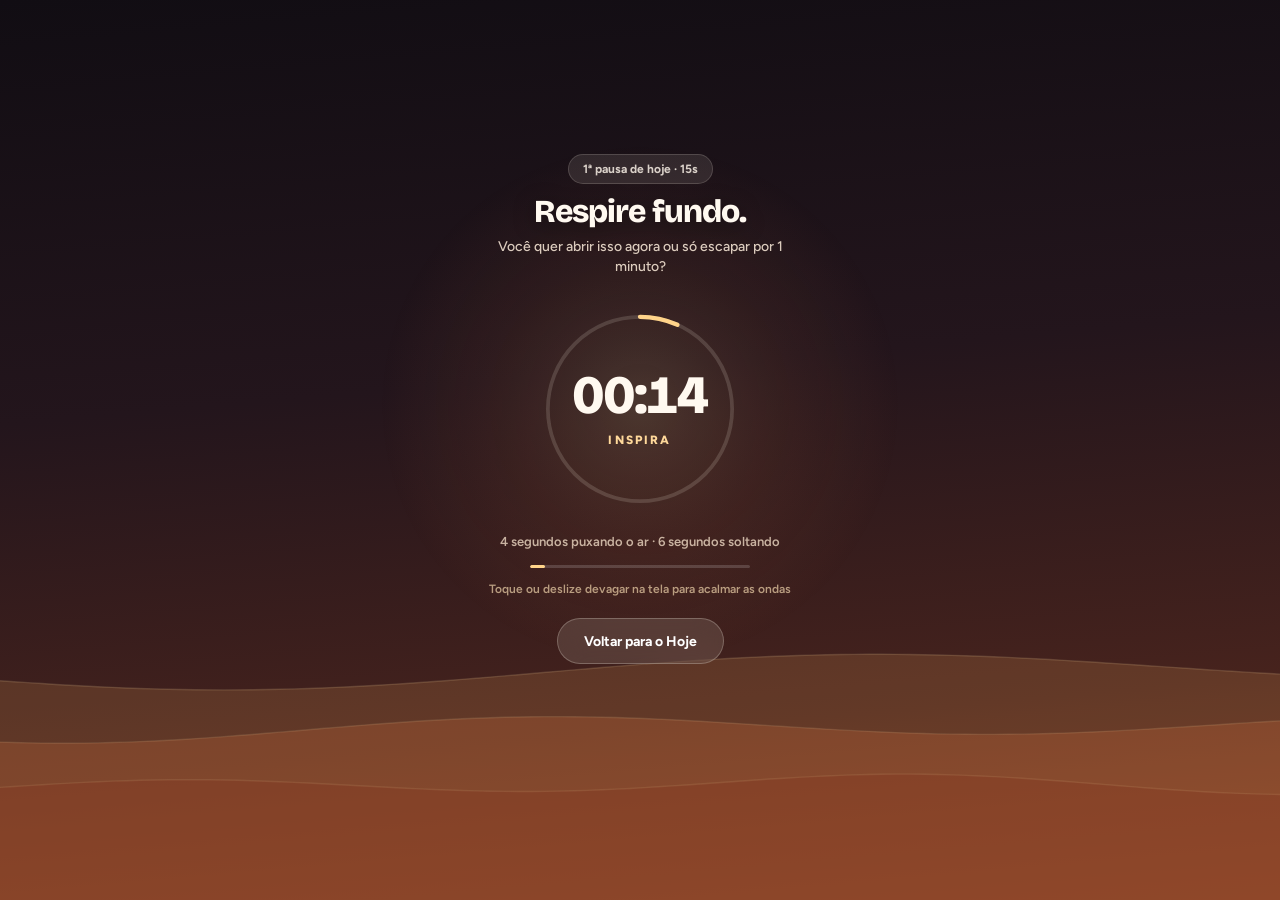
<file: twitter.html>
<!DOCTYPE html>
<html lang="pt-BR" style="background-color:#140e0a">
<head>
  <meta charset="utf-8">
  <meta name="viewport" content="width=device-width, initial-scale=1">
  <title>Brewer Gate - Twitter</title>
  <style>
    html, body {
      background-color: #140e0a;
      color: #f6efe4;
      margin: 0;
      height: 100vh;
      display: flex;
      align-items: center;
      justify-content: center;
      font-family: -apple-system, BlinkMacSystemFont, "Segoe UI", Roboto, sans-serif;
    }
  </style>
</head>
<body>
  <p style="font-size:14px;color:#a89080">Iniciando pausa consciente do Twitter...</p>
  <script>
    try {
      localStorage.setItem('brewer_gate_pending', 'Twitter');
    } catch(e) {}
    window.location.replace('./');
  </script>
</body>
</html>
</file>
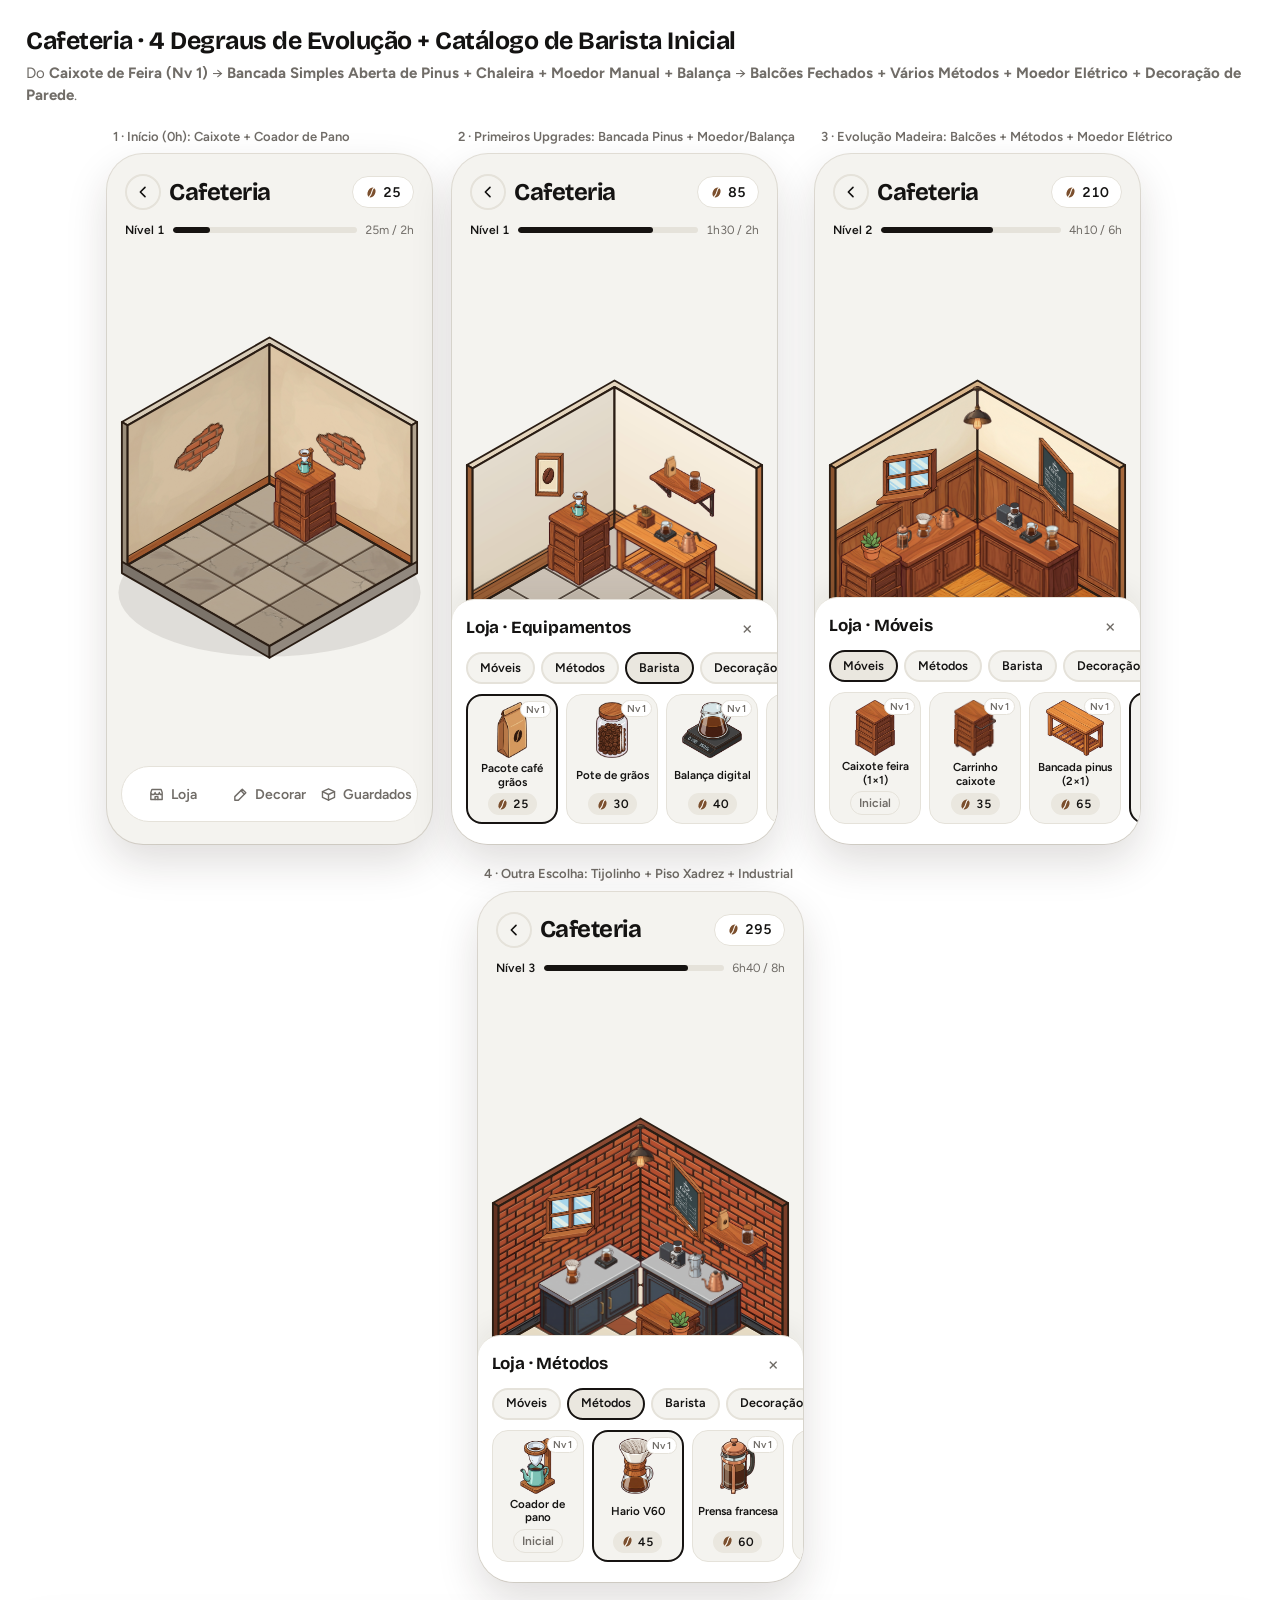
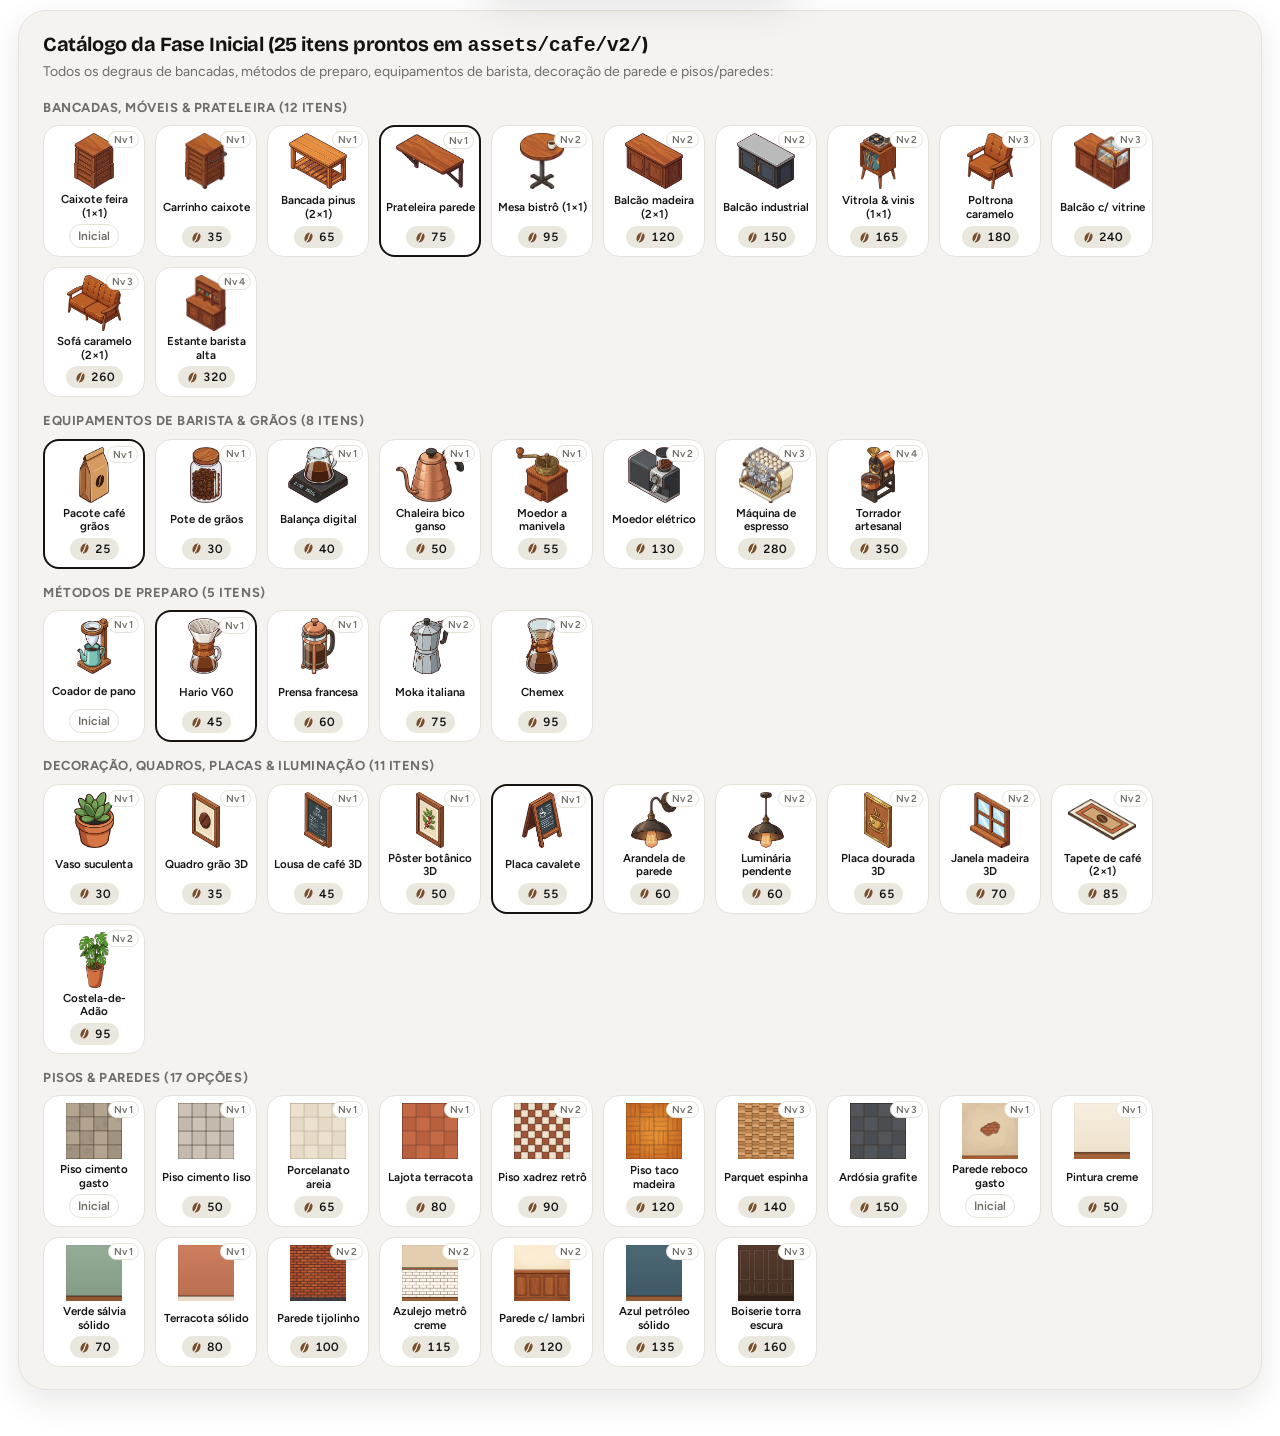
<file: prototipos/cafeteria-mockup.html>
<!doctype html>
<html lang="pt-BR">
<head>
<meta charset="utf-8">
<meta name="viewport" content="width=device-width, initial-scale=1">
<title>Cafeteria — Evolução em Etapas + Catálogo Inicial Completo</title>
<link rel="preconnect" href="https://fonts.googleapis.com">
<link rel="preconnect" href="https://fonts.gstatic.com" crossorigin>
<link href="https://fonts.googleapis.com/css2?family=Bricolage+Grotesque:opsz,wght@12..96,600;12..96,700&family=Figtree:wght@400;500;600&display=swap" rel="stylesheet">
<link rel="stylesheet" href="../style.css">
<style>
  body{background:#E9DFD0;padding:28px 18px 48px}
  .intro{max-width:1380px;margin:0 auto 20px;padding:0 8px}
  .intro h1{font-size:25px}
  .intro p{color:var(--muted);margin-top:6px;font-size:15px}
  .board{display:flex;gap:20px;justify-content:center;flex-wrap:wrap;max-width:1420px;margin:0 auto}
  .cap{font-weight:600;color:var(--muted);font-size:13px;margin:0 0 8px 6px}

  .phone{width:325px;height:690px;background:var(--bg);border-radius:36px;box-shadow:0 18px 42px rgba(42,29,20,.15),0 0 0 1px var(--line);overflow:hidden;position:relative;display:flex;flex-direction:column}

  /* topo */
  .top{padding:20px 18px 0}
  .toprow{display:flex;align-items:center;gap:8px}
  .bk{flex:none;width:36px;height:36px;border-radius:50%;border:2px solid var(--line);display:grid;place-items:center;color:var(--ink)}
  .bk svg{width:16px;height:16px}
  .toprow h1{font-size:24px;flex:1}
  .pill{display:inline-flex;align-items:center;gap:5px;height:32px;padding:0 12px;border-radius:999px;background:var(--surface);border:1px solid var(--line);font-weight:600;font-size:14px;font-variant-numeric:tabular-nums}
  .lvl{display:flex;align-items:center;gap:8px;margin-top:11px;font-size:12px;color:var(--muted);font-variant-numeric:tabular-nums}
  .lvl b{color:var(--ink);font-weight:600}
  .lvl .bar-track{flex:1;margin:0;height:6px}

  /* sala */
  .stage{flex:1;min-height:0;position:relative;display:flex;align-items:center;justify-content:center}
  .stage svg.room{width:100%;height:100%;overflow:visible}

  /* barra inferior */
  .dock{padding:8px 14px 22px}
  .dock .seg{margin:0}
  .dock .seg button{display:flex;align-items:center;justify-content:center;gap:6px;min-height:44px;font-size:14px}
  .dock .seg svg{width:17px;height:17px}

  /* faixa da loja */
  .tray2{background:var(--surface);border-top:1px solid var(--line);border-radius:22px 22px 0 0;padding:12px 0 18px;box-shadow:0 -10px 26px rgba(42,29,20,.06)}
  .trayhead{display:flex;align-items:center;justify-content:space-between;padding:0 14px 8px}
  .trayhead h3{font-family:"Bricolage Grotesque",Figtree,sans-serif;font-weight:700;font-size:17px;letter-spacing:-.01em}
  .trayhead .x{font-size:20px;width:32px;min-height:32px}
  .cats{display:flex;gap:6px;overflow-x:auto;padding:0 14px 10px;scrollbar-width:none}
  .cats .chip{min-height:32px;padding:0 12px;font-size:12.5px;white-space:nowrap;flex:none;background:var(--bg)}
  .cats .chip[aria-pressed="true"]{background:var(--sea-soft)}
  .cards{display:flex;gap:8px;overflow-x:auto;padding:0 14px 2px;scrollbar-width:none}
  .card{flex:none;width:92px;background:var(--bg);border:1px solid var(--line);border-radius:16px;padding:7px 5px 8px;display:flex;flex-direction:column;align-items:center;gap:4px;position:relative}
  .card .pv{width:68px;height:56px;object-fit:contain;border-radius:6px}
  .card .nm{font-size:11.5px;font-weight:600;text-align:center;line-height:1.15;min-height:27px;display:flex;align-items:center}
  .price{display:inline-flex;gap:4px;align-items:center;font-size:12px;font-weight:600;padding:2px 8px;border-radius:999px;background:var(--sea-soft);font-variant-numeric:tabular-nums}
  .card.sel{border:2px solid var(--sea);padding:6px 4px 7px}
  .owned{position:absolute;top:5px;right:5px;font-size:10px;font-weight:600;color:var(--muted);background:var(--surface);border:1px solid var(--line);border-radius:99px;padding:0 5px}
  .bean{width:13px;height:13px;flex:none}

  /* vitrine do catálogo embaixo */
  .showcase{max-width:1380px;margin:28px auto 0;background:var(--bg);border-radius:28px;padding:22px 24px;box-shadow:0 12px 32px rgba(42,29,20,.10);border:1px solid var(--line)}
  .showcase h2{font-size:20px;margin-bottom:4px}
  .showcase > p{font-size:14px;color:var(--muted);margin-bottom:16px}
  .catrow{margin-top:14px}
  .catrow h4{font-size:13px;text-transform:uppercase;letter-spacing:.04em;color:var(--muted);margin:0 0 8px}
  .catgrid{display:flex;gap:10px;flex-wrap:wrap}
  .catgrid .card{width:102px;background:var(--surface)}
</style>
</head>
<body>

<div class="intro">
  <h1>Cafeteria · 4 Degraus de Evolução + Catálogo de Barista Inicial</h1>
  <p>Do <b>Caixote de Feira (Nv 1)</b> → <b>Bancada Simples Aberta de Pinus + Chaleira + Moedor Manual + Balança</b> → <b>Balcões Fechados + Vários Métodos + Moedor Elétrico + Decoração de Parede</b>.</p>
</div>

<div class="board">
  <!-- TELA 1: DEGRAU 0 (INÍCIO HUMILDE) -->
  <div>
    <p class="cap">1 · Início (0h): Caixote + Coador de Pano</p>
    <div class="phone">
      <div class="top" data-top data-beans="25" data-lv="Nível 1" data-pct="20" data-xp="25m / 2h"></div>
      <div class="stage"><svg class="room" id="r1"></svg></div>
      <div class="dock">
        <div class="seg">
          <button data-ic="shop">Loja</button>
          <button data-ic="move">Decorar</button>
          <button data-ic="box">Guardados</button>
        </div>
      </div>
    </div>
  </div>

  <!-- TELA 2: DEGRAU 1 (BANCADA SIMPLES DE PINUS + EQUIPAMENTOS BÁSICOS) -->
  <div>
    <p class="cap">2 · Primeiros Upgrades: Bancada Pinus + Moedor/Balança</p>
    <div class="phone">
      <div class="top" data-top data-beans="85" data-lv="Nível 1" data-pct="75" data-xp="1h30 / 2h"></div>
      <div class="stage"><svg class="room" id="r2"></svg></div>
      <div class="tray2">
        <div class="trayhead"><h3>Loja · Equipamentos</h3><button class="x">×</button></div>
        <div class="cats">
          <button class="chip">Móveis</button>
          <button class="chip">Métodos</button>
          <button class="chip" aria-pressed="true">Barista</button>
          <button class="chip">Decoração</button>
          <button class="chip">Piso/Parede</button>
        </div>
        <div class="cards" id="cardsBarista"></div>
      </div>
    </div>
  </div>

  <!-- TELA 3: DEGRAU 2 (MADEIRA CLÁSSICA + VÁRIOS MÉTODOS + MOEDOR ELÉTRICO) -->
  <div>
    <p class="cap">3 · Evolução Madeira: Balcões + Métodos + Moedor Elétrico</p>
    <div class="phone">
      <div class="top" data-top data-beans="210" data-lv="Nível 2" data-pct="62" data-xp="4h10 / 6h"></div>
      <div class="stage"><svg class="room" id="r3"></svg></div>
      <div class="tray2">
        <div class="trayhead"><h3>Loja · Móveis</h3><button class="x">×</button></div>
        <div class="cats">
          <button class="chip" aria-pressed="true">Móveis</button>
          <button class="chip">Métodos</button>
          <button class="chip">Barista</button>
          <button class="chip">Decoração</button>
          <button class="chip">Piso/Parede</button>
        </div>
        <div class="cards" id="cardsMoveis"></div>
      </div>
    </div>
  </div>

  <!-- TELA 4: DEGRAU 2B (ESTILO LOFT INDUSTRIAL / XADREZ RETRÔ) -->
  <div>
    <p class="cap">4 · Outra Escolha: Tijolinho + Piso Xadrez + Industrial</p>
    <div class="phone">
      <div class="top" data-top data-beans="295" data-lv="Nível 3" data-pct="80" data-xp="6h40 / 8h"></div>
      <div class="stage"><svg class="room" id="r4"></svg></div>
      <div class="tray2">
        <div class="trayhead"><h3>Loja · Métodos</h3><button class="x">×</button></div>
        <div class="cats">
          <button class="chip">Móveis</button>
          <button class="chip" aria-pressed="true">Métodos</button>
          <button class="chip">Barista</button>
          <button class="chip">Decoração</button>
          <button class="chip">Piso/Parede</button>
        </div>
        <div class="cards" id="cardsMetodos"></div>
      </div>
    </div>
  </div>
</div>

<!-- VITRINE COMPLETA DO CATÁLOGO INICIAL -->
<div class="showcase">
  <h2>Catálogo da Fase Inicial (25 itens prontos em <code>assets/cafe/v2/</code>)</h2>
  <p>Todos os degraus de bancadas, métodos de preparo, equipamentos de barista, decoração de parede e pisos/paredes:</p>
  <div id="fullCatalog"></div>
</div>

<script src="../assets/cafe/v2/catalog.js"></script>
<script>
const T = window.CAFE_V2.T;
const K = window.CAFE_V2.K;
const P = (x, y, z = 0) => [(x - y) * T, (x + y) * T * K - z];
const pts = a => a.map(p => P(...p).map(n => n.toFixed(1)).join(',')).join(' ');
const OL = '#2A1D14';
const poly = (a, fill, sw = 1.6, stroke = OL, extra = '') =>
  `<polygon points="${pts(a)}" fill="${fill}" stroke="${stroke}" stroke-width="${sw}" stroke-linejoin="round" ${extra}/>`;

const FLOORS = window.CAFE_V2.floors;
const WALLS = window.CAFE_V2.walls;
const SPR = window.CAFE_V2.sprites;
const asset = f => `../assets/cafe/v2/${f}`;

function room(n, scene, uid) {
  const H = 122;
  const fl = FLOORS[scene.floor || 'madeira'];
  const wl = WALLS[scene.wall || 'lambri'];
  let s = `
  <defs>
    <pattern id="fp_${uid}" width="4" height="4" patternUnits="userSpaceOnUse">
      <image href="${asset(fl.src)}" x="0" y="0" width="4" height="4" preserveAspectRatio="none"/>
    </pattern>
    <pattern id="wp_${uid}" width="4" height="${H}" patternUnits="userSpaceOnUse">
      <image href="${asset(wl.src)}" x="0" y="0" width="4" height="${H}" preserveAspectRatio="none"/>
    </pattern>
    <clipPath id="clipFloor_${uid}"><rect x="0" y="0" width="${n}" height="${n}"/></clipPath>
    <clipPath id="clipWall_${uid}"><rect x="0" y="0" width="${n}" height="${H}"/></clipPath>
  </defs>`;

  const c = P(n / 2, n / 2);
  s += `<ellipse cx="${c[0]}" cy="${c[1] + 24}" rx="${n * 33}" ry="${n * 14}" fill="rgba(42,29,20,.10)"/>`;

  const WT = 0.16;
  s += poly([[0, 0, H], [0, n, H], [-WT, n, H], [-WT, -WT, H], [n, -WT, H], [n, 0, H]], wl.top, 1.6);
  s += poly([[-WT, n, 0], [0, n, 0], [0, n, H], [-WT, n, H]], wl.sideL, 1.6);
  s += poly([[n, -WT, 0], [n, 0, 0], [n, 0, H], [n, -WT, H]], wl.sideR, 1.6);

  // PAREDE ESQUERDA
  s += `<g transform="matrix(${T}, ${(-T * K).toFixed(3)}, 0, 1, ${-n * T}, ${(n * T * K - H).toFixed(2)})" clip-path="url(#clipWall_${uid})">
    <rect x="0" y="0" width="${n}" height="${H}" fill="url(#wp_${uid})" filter="brightness(0.92)"/>
    ${scene.window ? `<image href="${asset('janela.png')}" x="1.15" y="16" width="1.7" height="54" preserveAspectRatio="none" filter="brightness(0.95)"/>` : ''}
  </g>`;
  s += poly([[0, 0, 0], [0, n, 0], [0, n, H], [0, 0, H]], 'none', 1.8);

  // PAREDE DIREITA
  s += `<g transform="matrix(${T}, ${(T * K).toFixed(3)}, 0, 1, 0, ${-H})" clip-path="url(#clipWall_${uid})">
    <rect x="0" y="0" width="${n}" height="${H}" fill="url(#wp_${uid})"/>
  </g>`;
  s += poly([[0, 0, 0], [n, 0, 0], [n, 0, H], [0, 0, H]], 'none', 1.8);

  // PISO
  s += `<g transform="matrix(${T}, ${(T * K).toFixed(3)}, ${-T}, ${(T * K).toFixed(3)}, 0, 0)" clip-path="url(#clipFloor_${uid})">
    <rect x="0" y="0" width="${n}" height="${n}" fill="url(#fp_${uid})"/>
  </g>`;

  s += poly([[0, 0], [n, 0], [n, n], [0, n]], 'none', 1.8);
  s += poly([[-WT, n, 0], [0, n, 0], [n, n, 0], [n, n, -10], [-WT, n, -10]], fl.edgeL, 1.6);
  s += poly([[n, 0, 0], [n, -WT, 0], [n, -WT, -10], [n, n, -10], [n, n, 0]], fl.edgeR, 1.6);

  if (scene.draw) s += scene.draw();
  return s;
}

const TOPZ_BALCAO = 34;
const TOPZ_CAIXOTE = 41;

function spr(k, x, y, z, flip = false, op = 1, wallOrtho = null) {
  const s = SPR[k], [px, py] = P(x, y, z);
  const w = (s.iw * s.sc).toFixed(2), h = (s.ih * s.sc).toFixed(2);
  const ix = (-s.ax * s.sc).toFixed(2), iy = (-s.ay * s.sc).toFixed(2);
  if (wallOrtho) {
    const slope = (wallOrtho === 'L' ? -K : K).toFixed(3);
    return `<g transform="translate(${px.toFixed(1)},${py.toFixed(1)}) matrix(1,${slope},0,1,0,0)" opacity="${op}">
      <image href="${asset(s.src)}" x="${ix}" y="${iy}" width="${w}" height="${h}"/></g>`;
  }
  return `<g transform="translate(${px.toFixed(1)},${py.toFixed(1)})${flip ? ' scale(-1,1)' : ''}" opacity="${op}">
    <image href="${asset(s.src)}" x="${ix}" y="${iy}" width="${w}" height="${h}"/></g>`;
}

const caixote1x1 = (x, y) => spr('caixote', x + 0.94, y + 0.94, 0);
const balcaoX = (k, x, y) => spr(k, x + 1.94, y + 0.94, 0, false);
const balcaoY = (k, x, y) => spr(k, x + 0.94, y + 1.94, 0, true);
const prateleiraR = (pos, z = 78) => spr('prateleira_parede', pos, 0, z, false);

/* ---------- 4 Cenas de Evolução ---------- */
// 1. Início (0h): Cimento rachado + Reboco gasto + Caixote + Coador de Pano
const scene1 = {
  floor: 'cimento', wall: 'reboco', window: false,
  draw: () => caixote1x1(1, 0) + spr('coador', 1.48, 0.48, TOPZ_CAIXOTE)
};

// 2. Primeiros Upgrades (Nv 1): Parede Creme + Piso Cimento Liso + Bancada Simples Pinus + Prateleira c/ Grãos + Quadro Grão
const scene2 = {
  floor: 'liso', wall: 'creme', window: false,
  draw: () =>
      spr('quadro_grao', 0, 1.8, 78, false, 1, 'L')
    + prateleiraR(2.1, 78)
    + spr('pacote_cafe', 1.75, 0.18, 79)
    + spr('pote_graos', 2.45, 0.18, 79)
    + caixote1x1(0, 1)
    + spr('coador', 0.48, 1.48, TOPZ_CAIXOTE)
    + balcaoX('bancada_simples', 1, 0)
    + spr('moedor_manual', 1.32, 0.48, TOPZ_BALCAO)
    + spr('balanca', 1.95, 0.52, TOPZ_BALCAO)
    + spr('chaleira', 2.55, 0.48, TOPZ_BALCAO)
};

// 3. Cafeteria Clássica (Nv 2-3): Taco + Lambri + Janela + Luminária + Lousa + 2 Balcões Madeira + Placa Cavalete
const scene3 = {
  floor: 'madeira', wall: 'lambri', window: true,
  draw: () =>
      spr('lousa_parede', 2.25, 0, 80, false, 1, 'R')
    + spr('luminaria', 0, 0, 122)
    + balcaoX('balcao', 1, 0)
    + spr('moedor_eletrico', 1.38, 0.48, TOPZ_BALCAO)
    + spr('balanca', 2.02, 0.52, TOPZ_BALCAO)
    + spr('chemex', 2.58, 0.48, TOPZ_BALCAO)
    + balcaoY('balcao', 0, 1)
    + spr('chaleira', 0.48, 1.38, TOPZ_BALCAO)
    + spr('v60', 0.48, 1.98, TOPZ_BALCAO)
    + spr('prensa', 0.48, 2.55, TOPZ_BALCAO)
    + caixote1x1(0, 3)
    + spr('planta', 0.48, 3.48, TOPZ_CAIXOTE)
    + spr('placa_cavalete', 3.45, 2.85, 0)
};

// 4. Estilo Loft Industrial / Retrô: Tijolinho + Piso Xadrez + Balcões Industriais + Prateleira + Moka + Carrinho Caixote
const scene4 = {
  floor: 'xadrez', wall: 'tijolo', window: true,
  draw: () =>
      spr('lousa_parede', 1.35, 0, 80, false, 1, 'R')
    + prateleiraR(2.85, 78)
    + spr('pacote_cafe', 2.50, 0.18, 79)
    + spr('pote_graos', 3.20, 0.18, 79)
    + spr('luminaria', 0, 0, 122)
    + balcaoX('industrial', 1, 0)
    + spr('moedor_eletrico', 1.38, 0.48, TOPZ_BALCAO)
    + spr('moka', 2.05, 0.48, TOPZ_BALCAO)
    + spr('chaleira', 2.58, 0.48, TOPZ_BALCAO)
    + balcaoY('industrial', 0, 1)
    + spr('balanca', 0.48, 1.45, TOPZ_BALCAO)
    + spr('v60', 0.48, 2.38, TOPZ_BALCAO)
    + spr('carrinho', 3.4, 2.6, 0)
    + spr('planta', 3.35, 2.25, 34)
};

const VB = '-142 -130 284 286';
[['r1', scene1, 1], ['r2', scene2, 2], ['r3', scene3, 3], ['r4', scene4, 4]].forEach(([id, sc, u]) => {
  const el = document.getElementById(id);
  el.setAttribute('viewBox', VB);
  el.innerHTML = room(4, sc, u);
});

/* ---------- Topo ---------- */
const BEAN = `<svg class="bean" viewBox="0 0 16 16"><g transform="rotate(28 8 8)"><ellipse cx="8" cy="8" rx="4.6" ry="6.4" fill="#7B4F2E"/><path d="M8 2.2c-2 2.5 2 5.6 0 11.6" stroke="#FFFBF4" stroke-width="1.3" fill="none" stroke-linecap="round"/></g></svg>`;
document.querySelectorAll('[data-top]').forEach(t => t.innerHTML = `
  <div class="toprow">
    <button class="bk" aria-label="Voltar"><svg viewBox="0 0 24 24" fill="none" stroke="currentColor" stroke-width="2.4" stroke-linecap="round" stroke-linejoin="round"><path d="M15 5l-7 7 7 7"/></svg></button>
    <h1>Cafeteria</h1>
    <span class="pill">${BEAN}${t.dataset.beans}</span>
  </div>
  <div class="lvl"><b>${t.dataset.lv}</b><div class="bar-track"><div class="bar-fill" style="width:${t.dataset.pct}%"></div></div><span>${t.dataset.xp}</span></div>`);

const ICONS = {
  shop: '<path d="M4 9l1.5-4h13L20 9M4 9v10h16V9M4 9c0 1.7 1.3 3 3 3s3-1.3 3-3c0 1.7 1.3 3 3 3s3-1.3 3-3c0 1.7 1.3 3 3 3"/><path d="M10 19v-4h4v4"/>',
  move: '<path d="M14.5 4.5l5 5L9 20H4v-5z"/><path d="M12.5 6.5l5 5"/>',
  box: '<path d="M3.5 8L12 4l8.5 4v8L12 20l-8.5-4z"/><path d="M3.5 8L12 12l8.5-4M12 12v8"/>'
};
document.querySelectorAll('[data-ic]').forEach(b => b.insertAdjacentHTML('afterbegin',
  `<svg viewBox="0 0 24 24" fill="none" stroke="currentColor" stroke-width="2" stroke-linecap="round" stroke-linejoin="round">${ICONS[b.dataset.ic]}</svg>`));

const renderCards = list => list.map(c => `
  <div class="card${c.sel ? ' sel' : ''}">
    ${c.owned ? `<span class="owned">${c.owned}</span>` : ''}
    <img class="pv" src="${c.img}" alt="">
    <span class="nm">${c.nm}</span>
    ${c.price === 'tem'
      ? `<span class="price" style="background:transparent;border:1px solid var(--line);color:var(--muted)">Inicial</span>`
      : `<span class="price">${BEAN}${c.price}</span>`}
  </div>`).join('');

const toCard = (k, it, selKey) => ({
  nm: it.nm,
  img: asset(it.src),
  price: it.price,
  sel: k === selKey,
  owned: `Nv ${it.lv}`
});
const byCat = (cat, selKey) =>
  Object.entries(SPR).filter(([, v]) => v.cat === cat).map(([k, v]) => toCard(k, v, selKey));

const CAT = {
  moveis: byCat('moveis', 'prateleira_parede'),
  barista: byCat('barista', 'pacote_cafe'),
  metodos: byCat('metodos', 'v60'),
  decor: byCat('decor', 'placa_cavalete'),
  ambiente: [
    ...Object.entries(FLOORS).map(([k, v]) => toCard(k, v)),
    ...Object.entries(WALLS).map(([k, v]) => toCard(k, v))
  ]
};

document.getElementById('cardsBarista').innerHTML = renderCards(CAT.barista);
document.getElementById('cardsMoveis').innerHTML = renderCards(CAT.moveis);
document.getElementById('cardsMetodos').innerHTML = renderCards(CAT.metodos);

document.getElementById('fullCatalog').innerHTML = [
  [`Bancadas, Móveis & Prateleira (${CAT.moveis.length} itens)`, CAT.moveis],
  [`Equipamentos de Barista & Grãos (${CAT.barista.length} itens)`, CAT.barista],
  [`Métodos de Preparo (${CAT.metodos.length} itens)`, CAT.metodos],
  [`Decoração, Quadros, Placas & Iluminação (${CAT.decor.length} itens)`, CAT.decor],
  [`Pisos & Paredes (${CAT.ambiente.length} opções)`, CAT.ambiente]
].map(([title, items]) => `<div class="catrow"><h4>${title}</h4><div class="catgrid">${renderCards(items)}</div></div>`).join('');
</script>
</body>
</html>
</file>
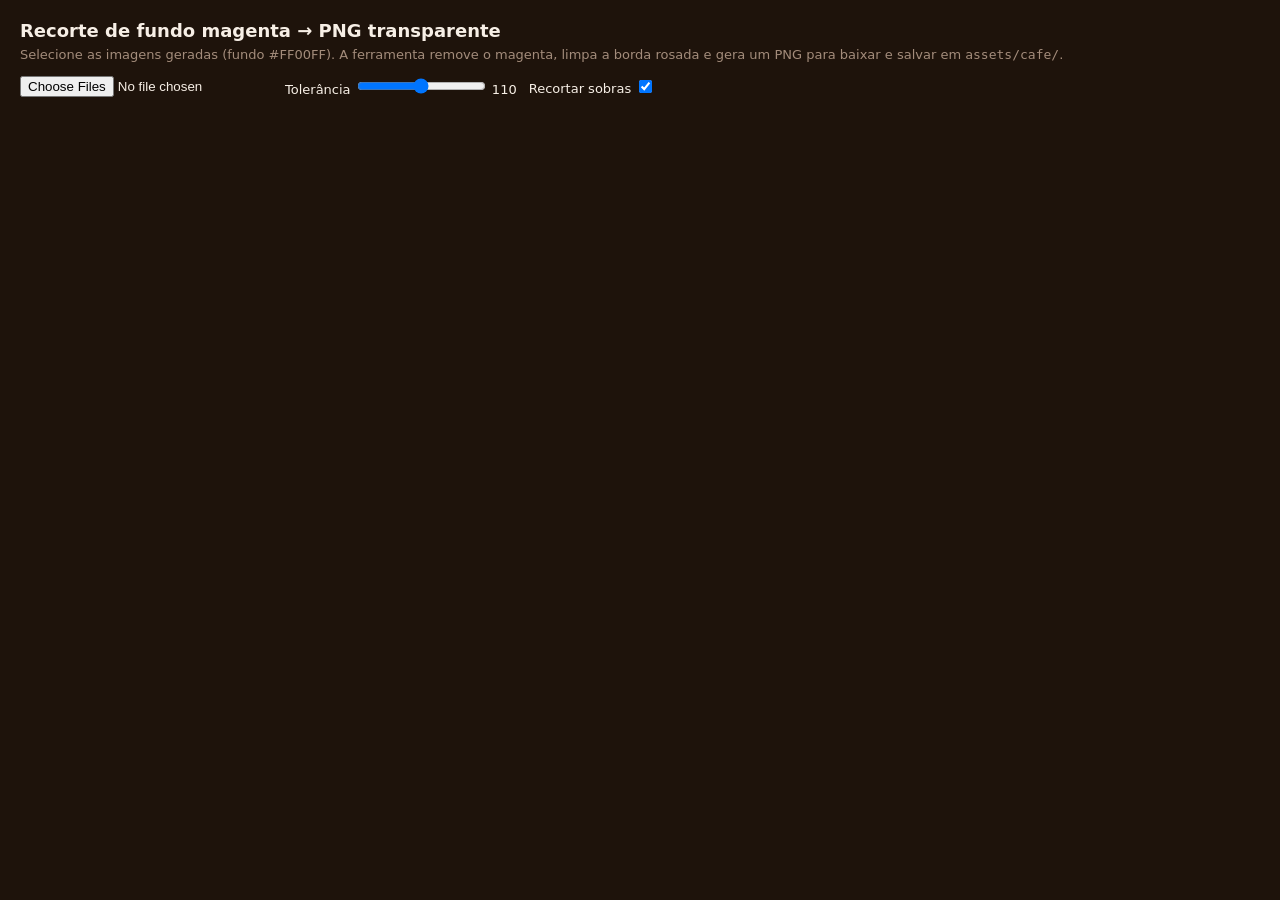
<file: tools/recorte.html>
<!DOCTYPE html>
<html lang="pt-BR">
<head>
<meta charset="utf-8">
<meta name="viewport" content="width=device-width, initial-scale=1">
<title>Brewer — Recorte de fundo magenta (ferramenta interna)</title>
<style>
  body{margin:0;padding:20px;font-family:system-ui,sans-serif;background:#1E130B;color:#F7EFE6}
  h1{font-size:18px;margin:0 0 6px}
  p{color:#A38C7B;font-size:13px;margin:0 0 14px}
  .bar{display:flex;gap:12px;align-items:center;flex-wrap:wrap;margin-bottom:16px}
  label{font-size:13px}
  .grid{display:grid;grid-template-columns:repeat(auto-fill,minmax(260px,1fr));gap:14px}
  .card{background:#281A10;border:1px solid #422919;border-radius:12px;padding:10px}
  .card canvas{width:100%;height:auto;border-radius:8px;
    background:repeating-conic-gradient(#3a2a1e 0 25%,#2a1d14 0 50%) 0 0/16px 16px}
  .card a{display:inline-block;margin-top:8px;color:#FFC043;font-weight:700;font-size:13px}
  .name{font-size:12px;color:#A38C7B;word-break:break-all}
</style>
</head>
<body>
<h1>Recorte de fundo magenta → PNG transparente</h1>
<p>Selecione as imagens geradas (fundo #FF00FF). A ferramenta remove o magenta, limpa a borda rosada e gera um PNG para baixar e salvar em <code>assets/cafe/</code>.</p>
<div class="bar">
  <input type="file" id="files" accept="image/*" multiple>
  <label>Tolerância <input type="range" id="tol" min="20" max="200" value="110"> <span id="tolV">110</span></label>
  <label>Recortar sobras <input type="checkbox" id="trim" checked></label>
</div>
<div class="grid" id="out"></div>
<script>
var files=[];
var $=function(s){return document.querySelector(s)};
$('#files').onchange=function(e){files=[].slice.call(e.target.files);run()};
$('#tol').oninput=function(){$('#tolV').textContent=this.value;run()};
$('#trim').onchange=run;

function run(){
  $('#out').innerHTML='';
  files.forEach(function(f){
    var img=new Image();
    img.onload=function(){process(img,f.name)};
    img.src=URL.createObjectURL(f);
  });
}

function process(img,name){
  var tol=+$('#tol').value;
  var c=document.createElement('canvas');c.width=img.naturalWidth;c.height=img.naturalHeight;
  var x=c.getContext('2d');x.drawImage(img,0,0);
  var d=x.getImageData(0,0,c.width,c.height),p=d.data;
  for(var i=0;i<p.length;i+=4){
    var r=p[i],g=p[i+1],b=p[i+2];
    // distância até magenta puro
    var dist=Math.sqrt((255-r)*(255-r)+g*g*1.6+(255-b)*(255-b));
    if(dist<tol){p[i+3]=0}
    else if(dist<tol*1.6){
      // borda: transparência parcial + remove o tom rosado (despill)
      var a=(dist-tol)/(tol*0.6);p[i+3]=Math.round(255*a);
      var m=Math.min(r,b);if(m>g){p[i]=Math.round(g+(r-g)*0.35);p[i+2]=Math.round(g+(b-g)*0.35)}
    }
  }
  x.putImageData(d,0,0);
  if($('#trim').checked)c=trim(c);
  var card=document.createElement('div');card.className='card';
  card.appendChild(c);
  var a=document.createElement('a');a.textContent='⬇ Baixar PNG';a.download=name.replace(/\.\w+$/,'')+'.png';
  a.href=c.toDataURL('image/png');
  var n=document.createElement('div');n.className='name';n.textContent=name+' · '+c.width+'×'+c.height;
  card.appendChild(n);card.appendChild(a);$('#out').appendChild(card);
}

function trim(c){
  var x=c.getContext('2d'),d=x.getImageData(0,0,c.width,c.height).data;
  var t=c.height,l=c.width,r=0,b=0;
  for(var y=0;y<c.height;y++)for(var k=0;k<c.width;k++){
    if(d[(y*c.width+k)*4+3]>8){if(y<t)t=y;if(y>b)b=y;if(k<l)l=k;if(k>r)r=k}
  }
  if(r<l)return c;
  var o=document.createElement('canvas');o.width=r-l+1;o.height=b-t+1;
  o.getContext('2d').drawImage(c,l,t,o.width,o.height,0,0,o.width,o.height);
  return o;
}
</script>
</body>
</html>
</file>
<file: style.css>
:root{
  --bg:#F4F3EF; --surface:#FFFFFF; --ink:#141312; --muted:#706C67; --line:#E5E2DA;
  --sea:#161311; --on-sea:#FAF8F5; --sea-soft:#EAE7DF; --sun:#D98A2B; --sun-ink:#161311; --bar:rgba(255,255,255,.92); --danger:#D94E3B;
  color-scheme:light;
  box-sizing:border-box;
}
html{scroll-padding-top:env(safe-area-inset-top,0px);-webkit-text-size-adjust:100%;overscroll-behavior-y:none}
*,*::before,*::after{box-sizing:inherit}
body{margin:0;min-height:100dvh;background:var(--bg);color:var(--ink);font-family:Figtree,system-ui,-apple-system,"Segoe UI",Roboto,sans-serif;font-size:17px;line-height:1.5;-webkit-tap-highlight-color:transparent;overscroll-behavior-y:none}
body.locked{overflow:hidden}
#scroll{display:block}
.wrap{max-width:520px;min-height:100dvh;margin:0 auto;padding:calc(20px + env(safe-area-inset-top,0px)) 22px calc(84px + env(safe-area-inset-bottom,14px));box-sizing:border-box}
h1,h2,.display{font-family:"Bricolage Grotesque",Figtree,system-ui,sans-serif;font-weight:700;letter-spacing:-.02em;line-height:1.1;margin:0}
h1{font-size:34px}
h2{font-size:23px}
h3{font-size:17px;margin:0;font-weight:600}
p{margin:0}
ul{list-style:none;margin:0;padding:0}
.mark{font-family:"Bricolage Grotesque",Figtree,sans-serif;font-weight:700;color:var(--sea);font-size:19px;margin-bottom:20px;display:flex;align-items:center;gap:8px}
.lead{color:var(--muted);margin-top:10px}
.muted{color:var(--muted)}
.small{font-size:14px}
.sec{margin-top:34px}
.sec>h2{margin-bottom:10px}
button{font:inherit;color:inherit;cursor:pointer;border:0;background:none;padding:0;text-align:inherit}
:focus-visible{outline:3px solid var(--sea);outline-offset:3px;border-radius:10px}
[hidden]{display:none!important}

.btn{display:inline-flex;align-items:center;justify-content:center;min-height:50px;padding:0 24px;border-radius:999px;background:var(--sea);color:var(--on-sea);font-weight:600;text-align:center}
.btn.sun{background:var(--sun);color:var(--sun-ink)}
.btn.quiet{background:transparent;color:var(--ink);border:2px solid var(--line)}
.btn.danger{color:var(--danger)}
.btn.block{display:flex;width:100%}
.btn.small{min-height:44px;padding:0 18px;font-size:15px}
.btn:active{transform:scale(.98)}
.stack{display:grid;gap:12px;margin-top:24px}
.row{display:flex;gap:10px;flex-wrap:wrap;margin-top:16px}
.ghost{color:var(--sea);font-weight:600;min-height:44px;padding:0 8px;display:inline-flex;align-items:center}
.x{color:var(--muted);font-size:24px;width:40px;min-height:44px;line-height:1;text-align:center}

/* campos */
.field{display:block;width:100%;min-height:50px;padding:0 16px;border-radius:14px;border:2px solid var(--line);background:var(--surface);color:var(--ink);font:inherit}
.field:focus{border-color:var(--sea);outline:none}
textarea.field{padding:12px 16px;min-height:120px;resize:vertical}
select.field{appearance:none;-webkit-appearance:none;padding-right:42px;background-image:url("data:image/svg+xml,%3Csvg xmlns='http://www.w3.org/2000/svg' width='14' height='9' viewBox='0 0 14 9'%3E%3Cpath d='M1 1.5l6 6 6-6' fill='none' stroke='%238FA6B6' stroke-width='2' stroke-linecap='round'/%3E%3C/svg%3E");background-repeat:no-repeat;background-position:right 16px center}
.flabel{display:block;font-weight:600;margin:20px 0 8px}
.pair{display:grid;grid-template-columns:1fr 1fr;gap:10px}
.check-row{display:flex;align-items:center;gap:12px;margin-top:20px;min-height:44px}
.check-row input{width:22px;height:22px;accent-color:var(--sea)}
.chips{display:flex;flex-wrap:wrap;gap:10px;margin-top:6px}
.chip{min-height:46px;padding:0 18px;border-radius:999px;border:2px solid var(--line);font-weight:600}
.chip[aria-pressed="true"]{background:var(--sea-soft);border-color:var(--sea);color:var(--ink)}
.chip.dayc{min-width:46px;padding:0;text-align:center}
.seg{display:flex;gap:6px;padding:5px;border-radius:999px;background:var(--surface);border:1px solid var(--line);margin-top:20px}
.seg button{flex:1;min-height:42px;border-radius:999px;font-family:inherit;font-size:14px;font-weight:600;color:var(--muted);text-align:center;transition:background .15s ease,color .15s ease,box-shadow .15s ease,transform .14s cubic-bezier(.34,1.56,.64,1)}
.seg button[aria-pressed="true"]{background:var(--sea);color:var(--on-sea);font-weight:700;box-shadow:0 2px 8px rgba(123,79,46,.22)}
.seg.sub{margin-top:10px}
.seg.sub button{min-height:38px;font-size:13.5px}

/* tarefas */
.task{display:flex;align-items:center;gap:12px;padding:13px 0;border-bottom:1px solid var(--line)}
.tasks li:first-child{border-top:1px solid var(--line)}
.check{flex:none;width:32px;height:32px;border-radius:50%;border:2px solid var(--sea);display:grid;place-items:center;color:transparent}
.check.sm{width:28px;height:28px}
.done>.check,li.done>.check{background:var(--sea);color:var(--bg)}
.ttext{flex:1;min-width:0;overflow-wrap:anywhere}
.ttext small{display:block;font-size:14px;line-height:1.35;margin-top:2px}
.done .ttext{text-decoration:line-through;color:var(--muted)}
.star{flex:none;width:44px;min-height:44px;display:grid;place-items:center;color:var(--muted)}
.star[aria-pressed="true"]{color:var(--sun)}
.star[aria-pressed="true"] svg path{fill:currentColor}
.gtitle{margin:28px 0 4px;font-size:15px;font-weight:600;color:var(--muted)}

/* agenda */
.daynav{display:flex;align-items:center;justify-content:space-between;margin-top:22px;gap:6px}
.navb{width:48px;min-height:48px;border-radius:50%;border:2px solid var(--line);display:grid;place-items:center;font-size:22px;line-height:1}
.daylabel{text-align:center;font-weight:600}
.tl{display:grid;grid-template-columns:56px 1fr;gap:12px;padding:14px 0 14px 12px;border-bottom:1px solid var(--line);border-left:4px solid transparent}
.tl.now{border-left-color:var(--sea);background:linear-gradient(90deg,var(--sea-soft),transparent 70%)}
.tt{font-variant-numeric:tabular-nums;font-size:15px;line-height:1.35}
.acts{display:flex;align-items:center;gap:2px;margin-top:2px;margin-left:-8px}
.rhead{display:flex;width:100%;justify-content:space-between;align-items:center;gap:10px;min-height:44px}
.rhead small{display:block;font-size:14px}
.steps{margin-top:6px}
.steps li{display:flex;align-items:center;gap:12px;padding:8px 0}
.steps li.done span{text-decoration:line-through;color:var(--muted)}
.rl{display:flex;justify-content:space-between;align-items:flex-start;gap:10px;padding:16px 0;border-bottom:1px solid var(--line)}
.rl:first-child{border-top:1px solid var(--line)}

/* hoje */
.now-block{margin-top:26px;padding:20px;border-radius:22px;background:var(--sea-soft)}
.now-block p{margin-top:6px}
.nudge{margin-top:22px;padding:16px 18px;border-radius:18px;border:2px solid var(--sun)}

/* foco */
.label{font-weight:600;margin-top:24px}
.bigtime{font-family:"Bricolage Grotesque",Figtree,sans-serif;font-weight:700;font-size:clamp(76px,26vw,124px);letter-spacing:-.04em;line-height:1;font-variant-numeric:tabular-nums;margin-top:26px}
.bar-track{height:8px;border-radius:99px;background:var(--line);margin-top:20px;overflow:hidden}
.bar-fill{height:100%;width:0;background:var(--sea);border-radius:99px;transition:width .3s linear}

/* vontade */
.feels{display:grid;grid-template-columns:repeat(2,1fr);gap:8px;margin-top:14px}
.feel{min-height:44px;padding:8px 14px;border-radius:12px;background:var(--surface);border:1px solid var(--line);color:var(--ink);font-size:14px;font-weight:500;display:flex;align-items:center;justify-content:center;text-align:center;transition:all .15s ease}
.feel:active{transform:scale(.98)}
.feel[aria-pressed="true"]{border-color:var(--sea);background:var(--sea-soft);color:var(--ink);font-weight:600}
.gate-actions{display:grid;gap:8px;margin-top:20px}
.gate-row{display:grid;grid-template-columns:1fr 1fr;gap:8px}
.gate-btn{min-height:44px;padding:0 16px;border-radius:12px;background:var(--surface);border:1px solid var(--line);color:var(--ink);font-size:14px;font-weight:500;display:inline-flex;align-items:center;justify-content:center;text-align:center;width:100%;transition:all .15s ease}
.gate-btn:active{transform:scale(.98);background:var(--sea-soft);border-color:var(--sea)}
.gate-btn[disabled]{opacity:.38;pointer-events:none}
.gate-badge{display:inline-flex;align-items:center;gap:6px;padding:4px 12px;border-radius:99px;background:var(--surface);border:1px solid var(--line);color:var(--muted);font-size:12px;font-weight:500;margin-bottom:14px}
.gate-warn{border-color:var(--danger);background:var(--surface)}
.gate-clean{min-height:auto;display:flex;flex-direction:column;justify-content:center;align-items:center;text-align:center;padding:12px 0}
.gate-clean .bar-track{width:100%;max-width:280px}
.gate-clean .breath{justify-content:center;text-align:left}
.gate-reveal{animation:cupin .4s ease both}
body.gate-lock,body.gate-lock #scroll{overflow:hidden!important;height:100dvh!important;touch-action:none!important}
html.gate-lock .bar,body.gate-lock .bar{display:none!important}
body.tab-vontade .bar{display:none!important}
body.focus-running .bar{display:none!important}
body.tab-vontade .wrap{min-height:100dvh;display:flex;flex-direction:column;justify-content:center;align-items:center;padding:calc(14px + env(safe-area-inset-top,0px)) 22px calc(84px + env(safe-area-inset-bottom,14px));box-sizing:border-box}
body.tab-vontade #tab-vontade{width:100%;margin:auto 0}
.curve{width:100%;height:auto;display:block;margin-top:22px;overflow:visible}
.curve text{fill:var(--muted);font-size:11px;text-anchor:middle;font-family:Figtree,sans-serif}
.wait-time{font-family:"Bricolage Grotesque",Figtree,sans-serif;font-weight:700;font-size:56px;letter-spacing:-.03em;font-variant-numeric:tabular-nums;line-height:1;margin-top:14px}
.breath{display:flex;align-items:center;gap:18px;margin-top:22px}
.orb-box{width:84px;height:84px;display:grid;place-items:center;flex:none}
.orb{width:84px;height:84px;border-radius:50%;background:var(--sea-soft);border:2px solid var(--sea);animation:breathe 10s ease-in-out infinite}
@keyframes breathe{0%{transform:scale(.62)}40%{transform:scale(1)}100%{transform:scale(.62)}}
.breath b{font-family:"Bricolage Grotesque",Figtree,sans-serif;font-size:26px}
.suggest{margin-top:22px;padding:16px 18px;border-radius:18px;background:var(--sea-soft)}

/* revisão */
.sumline{margin-top:6px}
.brow{display:grid;grid-template-columns:22px 1fr 58px;align-items:center;gap:10px;min-height:30px}
.bday{color:var(--muted);font-size:14px;text-align:center}
.btrack{height:12px;border-radius:99px;background:var(--line);overflow:hidden}
.bfill{display:block;height:100%;border-radius:99px;background:var(--sea)}
.bfill.sun{background:var(--sun)}
.bval{font-size:14px;text-align:right;font-variant-numeric:tabular-nums}
.crow{display:grid;grid-template-columns:104px 1fr 92px;gap:10px;align-items:center;min-height:32px}
.cname{font-size:14px;overflow:hidden;text-overflow:ellipsis;white-space:nowrap}
.bcap{margin:22px 0 6px;font-weight:600}

/* barra inferior fixa */
.bar{position:fixed;left:0;right:0;bottom:0;z-index:20;background:var(--bar);-webkit-backdrop-filter:blur(14px);backdrop-filter:blur(14px);border-top:1px solid var(--line);padding:8px 10px calc(8px + env(safe-area-inset-bottom,0px));box-shadow:0 50px 0 50px var(--bar)}
.bar-in{max-width:520px;margin:0 auto;display:grid;grid-template-columns:1fr 1fr 1.45fr 1fr 1fr;gap:4px;align-items:center}
.bar button{min-height:56px;border-radius:18px;font-weight:600;font-size:12px;color:var(--muted);display:flex;flex-direction:column;align-items:center;justify-content:center;gap:2px;text-align:center}
.bar button svg{width:22px;height:22px}
.bar button[aria-current="page"]{color:var(--ink);background:var(--sea-soft)}
.bar .urge{background:var(--sun);color:var(--sun-ink);font-weight:700;font-size:13px;line-height:1.15;border-radius:999px;box-shadow:0 6px 18px rgba(244,182,59,.35);padding:0 8px}
.bar .urge[aria-current="page"]{background:var(--sun);color:var(--sun-ink);outline:3px solid var(--sea);outline-offset:2px}
.runpill{position:fixed;left:0;right:0;bottom:calc(84px + env(safe-area-inset-bottom,0px));z-index:25;display:flex;justify-content:center;pointer-events:none}
.runpill button{pointer-events:auto;background:var(--ink);color:var(--bg);padding:10px 18px;border-radius:999px;font-weight:600;font-size:15px;min-height:44px;box-shadow:0 6px 18px rgba(0,0,0,.25)}
.runpill b{font-variant-numeric:tabular-nums}
.toast{position:fixed;left:16px;right:16px;bottom:calc(140px + env(safe-area-inset-bottom,0px));z-index:30;max-width:488px;margin:0 auto;background:var(--ink);color:var(--bg);padding:12px 18px;border-radius:16px;text-align:center;font-size:15px}

/* folha de formulário */
.back{position:fixed;inset:0;z-index:40;background:rgba(8,16,24,.55);display:flex;align-items:flex-end;justify-content:center}
.sheet{width:100%;max-width:520px;max-height:90%;overflow:auto;background:var(--bg);border-radius:26px 26px 0 0;padding:24px 22px calc(26px + env(safe-area-inset-bottom,0px))}
.sheet h2{margin-bottom:4px}
.presets{display:flex;gap:8px;flex-wrap:wrap;margin-top:12px}

body{transition:background .8s ease,color .8s ease}
.env{position:fixed;inset:0;z-index:-1;pointer-events:none;background:var(--env,none)}
.phase-badge{display:inline-flex;align-items:center;background:var(--surface);border:1px solid var(--line);padding:8px 16px;border-radius:99px;font-size:14px;font-weight:700;min-height:44px}
.pbar{height:6px;border-radius:99px;background:var(--line);margin:8px 0 18px;max-width:240px;overflow:hidden}
.pbar span{display:block;height:100%;background:var(--sun);border-radius:99px}
.dots{display:flex;gap:8px;margin-top:12px}
.bd{width:18px;height:18px;border-radius:50%;border:2px solid var(--line)}
.bd.ok{background:var(--sun);border-color:var(--sun)}
.bd.bad{background:var(--danger);border-color:var(--danger)}
.timeline{position:relative;margin-top:26px;padding-left:30px}
.timeline::before{content:'';position:absolute;left:7px;top:0;bottom:0;width:2px;background:var(--line)}
.t-node{position:relative;margin-bottom:26px}
.t-dot{position:absolute;left:-30px;top:3px;width:16px;height:16px;border-radius:50%;background:var(--surface);border:2px solid var(--line)}
.t-node.done .t-dot{background:var(--sea);border-color:var(--sea)}
.t-node.current .t-dot{background:var(--sun);border-color:var(--sun);box-shadow:0 0 10px var(--sun)}
.t-node.locked h3{color:var(--muted)}
.test-panel{background:rgba(0,0,0,.18);padding:16px;border-radius:14px;margin-top:20px;border:1px dashed var(--muted)}
.test-panel hr{border:0;border-top:1px solid var(--line);margin:16px 0}
/* fases: da torra clara à escura + modo Editorial Stone (0) e modo Opal Obsidian Dark (.v2-dark) */
body[data-theme="0"]{--bg:#F4F3EF;--surface:#FFFFFF;--ink:#141312;--muted:#706C67;--line:#E5E2DA;--sea:#161311;--on-sea:#FAF8F5;--sea-soft:#EAE7DF;--sun:#D98A2B;--sun-ink:#161311;--bar:rgba(255,255,255,.92);--danger:#D94E3B;--env:radial-gradient(circle at 85% 0,rgba(217,138,43,.08),transparent 55%);color-scheme:light}
body.v2-dark{--bg:#0B0B0E!important;--surface:#15151A!important;--ink:#F5F4F0!important;--muted:#908C86!important;--line:#26262E!important;--sea:#E5A93C!important;--on-sea:#12100E!important;--sea-soft:#24201B!important;--sun:#E5A93C!important;--sun-ink:#12100E!important;--bar:rgba(21,21,26,.92)!important;--danger:#F06A58!important;--env:radial-gradient(circle at 80% 0,rgba(229,169,60,.14),transparent 55%)!important;color-scheme:dark!important}
body[data-theme="1"]{--bg:#F1E7D8;--surface:#FBF5EA;--ink:#2A1D14;--muted:#6A5646;--line:#DDCFB9;--sea:#7A4B2A;--on-sea:#FBF5EA;--sea-soft:#E7D5BC;--sun:#C4821E;--sun-ink:#2B1A00;--bar:rgba(251,245,234,.94);--danger:#B4412F;--env:radial-gradient(circle at 85% 0,rgba(122,75,42,.14),transparent 55%);color-scheme:light}
body[data-theme="2"]{--bg:#ECDFCB;--surface:#F8F0E2;--ink:#291C13;--muted:#67533F;--line:#D8C7AB;--sea:#774626;--on-sea:#F8F0E2;--sea-soft:#E2CEB0;--sun:#BF7C1A;--sun-ink:#2B1A00;--bar:rgba(248,240,226,.94);--danger:#B4412F;--env:radial-gradient(circle at 85% 0,rgba(119,70,38,.14),transparent 55%);color-scheme:light}
body[data-theme="3"]{--bg:#E7D6BC;--surface:#F4EADA;--ink:#28190F;--muted:#644F3A;--line:#D2BE9E;--sea:#74421F;--on-sea:#F4EADA;--sea-soft:#DEC7A3;--sun:#B97616;--sun-ink:#2B1A00;--bar:rgba(244,234,218,.94);--danger:#B4412F;--env:radial-gradient(circle at 85% 0,rgba(116,66,31,.14),transparent 55%);color-scheme:light}
body[data-theme="4"]{--bg:#E1CAA8;--surface:#F1E3CC;--ink:#27170D;--muted:#5F4733;--line:#CDB48E;--sea:#6F3C1B;--on-sea:#F1E3CC;--sea-soft:#D8BC93;--sun:#C27B14;--sun-ink:#2B1A00;--bar:rgba(241,227,204,.94);--danger:#B4412F;--env:radial-gradient(circle at 85% 0,rgba(111,60,27,.14),transparent 55%);color-scheme:light}
body[data-theme="5"]{--bg:#2B1F18;--surface:#382A21;--ink:#F3E9DC;--muted:#C4AE98;--line:#51402F;--sea:#DDA163;--on-sea:#2A170A;--sea-soft:#46342A;--sun:#E3AC4E;--sun-ink:#2B1A00;--bar:rgba(56,42,33,.94);--danger:#F08A78;--env:radial-gradient(circle at 85% 0,rgba(221,161,99,.14),transparent 55%);color-scheme:dark}
body[data-theme="6"]{--bg:#27261A;--surface:#34331F;--ink:#F2EEDC;--muted:#BFBB98;--line:#4B4A2D;--sea:#BDC27F;--on-sea:#1F2210;--sea-soft:#3F4026;--sun:#E3AC4E;--sun-ink:#2B1A00;--bar:rgba(52,51,31,.94);--danger:#F08A78;--env:radial-gradient(circle at 85% 0,rgba(189,194,127,.14),transparent 55%);color-scheme:dark}
body[data-theme="7"]{--bg:#2E1B1C;--surface:#3E2627;--ink:#F6E9E4;--muted:#CBA9A2;--line:#573637;--sea:#E39C90;--on-sea:#2E0F0C;--sea-soft:#4A2B2C;--sun:#E3AC4E;--sun-ink:#2B1A00;--bar:rgba(62,38,39,.94);--danger:#F08A78;--env:radial-gradient(circle at 85% 0,rgba(227,156,144,.14),transparent 55%);color-scheme:dark}
body[data-theme="8"]{--bg:#281A27;--surface:#382537;--ink:#F4E8F2;--muted:#C6A5C0;--line:#503651;--sea:#D9A5CC;--on-sea:#2A1226;--sea-soft:#432C42;--sun:#E3AC4E;--sun-ink:#2B1A00;--bar:rgba(56,37,55,.94);--danger:#F08A78;--env:radial-gradient(circle at 85% 0,rgba(217,165,204,.14),transparent 55%);color-scheme:dark}
body[data-theme="9"]{--bg:#181210;--surface:#251D19;--ink:#F4EADD;--muted:#BBA891;--line:#3A2E26;--sea:#EBBD6C;--on-sea:#231600;--sea-soft:#33271C;--sun:#F2C46B;--sun-ink:#231600;--bar:rgba(37,29,25,.94);--danger:#F08A78;--env:radial-gradient(circle at 85% 0,rgba(235,189,108,.14),transparent 55%);color-scheme:dark}
.tray{background:var(--surface);border:1px solid var(--line);border-radius:22px;padding:18px 12px 14px;margin-top:18px}
.tlabel{text-align:center;font-weight:600;font-size:14px;margin-bottom:10px;color:var(--muted)}
.cupgrid{display:grid;grid-template-columns:repeat(4,1fr);gap:8px 4px}
.cup-slot{position:relative;aspect-ratio:1/1;display:grid;place-items:center;cursor:pointer}
.cup-slot::after{content:'';position:absolute;left:16%;right:16%;bottom:10%;height:9%;border-radius:50%;background:radial-gradient(ellipse,rgba(0,0,0,.22),transparent 70%)}
.cup-slot.empty{cursor:default}
.cup-slot.empty::before{content:'';width:46%;aspect-ratio:1;border-radius:50%;border:2px dashed var(--line)}
.cup-slot.empty::after{display:none}
.cup-img{position:relative;z-index:1;width:100%;height:100%;object-fit:contain;display:block}
.cup-fb{display:block}
.icard{margin-top:12px;padding:14px 16px;border:1px solid var(--line);border-radius:18px;background:var(--surface)}
.btn{gap:6px}
.durbox{margin-top:10px;text-align:center}
.durval{font-family:"Bricolage Grotesque",Figtree,sans-serif;font-weight:700;font-size:56px;letter-spacing:-.03em;line-height:1.1;font-variant-numeric:tabular-nums}
.durrange{width:100%;margin:14px 0 6px;height:34px;accent-color:var(--sea)}
.ritual{margin-top:18px;padding:16px 18px;border-radius:18px;background:var(--sea-soft)}
.tip-line{margin-top:18px;font-family:"Bricolage Grotesque",Figtree,sans-serif;font-weight:600;font-size:20px;line-height:1.3}
.pour{width:3px;height:0;margin:6px auto 14px;border-radius:3px;background:var(--sea);animation:pour 2.2s ease-in forwards}
.prep .bar-fill{width:0;transition:none;animation:fillbar 2.2s linear forwards}
@keyframes pour{from{height:0}to{height:46px}}
@keyframes fillbar{from{width:0}to{width:100%}}
@media (prefers-reduced-motion:reduce){.pour{animation:none;height:46px}.prep .bar-fill{animation:none;width:100%}}
.gc{margin-top:28px;padding:16px 18px;border:1px solid var(--line);border-radius:18px;background:var(--surface)}
.tag{display:inline-block;font-size:12px;padding:1px 9px;border-radius:99px;background:var(--sea-soft);margin-left:8px;font-weight:600}
.catalog{display:grid;grid-template-columns:repeat(3,1fr);gap:16px 10px;margin-top:18px}
.cat-item{text-align:center}
.cat-item .cup-img{aspect-ratio:1}
.cat-item.locked .cup-img{filter:brightness(0);opacity:.16}
.cat-name{font-size:14px;font-weight:600;margin-top:2px}
.cup-show{display:flex;justify-content:center;margin-top:20px}
.cup-hero{width:min(60%,230px);aspect-ratio:1;object-fit:contain;animation:cupin .6s ease both}
.cup-show.broke .cup-hero{animation:cupbreak .7s ease both}
@keyframes cupin{from{opacity:0;transform:translateY(10px) scale(.96)}to{opacity:1;transform:none}}
@keyframes cupbreak{0%{transform:none}20%{transform:translateX(-5px) rotate(-2deg)}40%{transform:translateX(5px) rotate(2deg)}100%{transform:none}}
.hero{width:min(56%,210px);aspect-ratio:1;margin:0 auto 6px}
.hero-img,.hero-fb{display:block;width:100%;height:100%;object-fit:contain;animation:floaty 7s ease-in-out infinite}
@keyframes floaty{0%,100%{transform:translateY(0)}50%{transform:translateY(-4px)}}
@media (prefers-reduced-motion:reduce){.hero-img,.hero-fb,.cup-hero,.cup-show.broke .cup-hero{animation:none}}
@media (prefers-reduced-motion:reduce){
  .orb{animation:none;transform:scale(.85)}
  .bar-fill{transition:none}
  .btn:active{transform:none}
}

.ios-hint{margin:22px 0 6px;padding:12px 14px;border:1px solid var(--line);background:var(--surface);border-radius:14px;color:var(--muted);font-size:13px}

/* estação de foco estilo Forest no Hoje e ritual V60 limpo */
.hoje-top{display:flex;align-items:center;justify-content:space-between;gap:8px}
.hoje-top .mark{margin-bottom:0;font-size:16px}
.top-pills{display:flex;align-items:center;gap:6px;flex-wrap:wrap;justify-content:flex-end}
.phase-badge.sm{padding:5px 11px;font-size:12px;min-height:34px}
.nudge-bar{margin-top:8px;padding:8px 12px;border-radius:14px;background:var(--sea-soft);display:flex;align-items:center;justify-content:space-between;gap:10px;font-size:13px}
.smart-card{margin-top:10px;padding:11px 14px;border-radius:18px;background:var(--surface);border:1px solid var(--line);display:flex;align-items:center;justify-content:space-between;gap:10px;flex-wrap:wrap}
.smart-info{min-width:160px;flex:1}
.smart-eyebrow{display:block;font-size:11px;font-weight:700;color:var(--sea);text-transform:uppercase;letter-spacing:.03em;margin-bottom:2px}
.smart-info b{font-size:14px;line-height:1.25;display:block}
.smart-acts{display:flex;align-items:center;gap:6px;flex-wrap:wrap}
.forest-card{margin-top:10px;padding:14px 16px 16px;border-radius:24px;background:var(--surface);border:1px solid var(--line);box-shadow:0 8px 24px rgba(42,29,20,.05)}
.forest-head{text-align:center}
.forest-stage{position:relative;width:min(54%,176px);aspect-ratio:1;margin:0 auto 4px;display:grid;place-items:center;border-radius:50%;background:radial-gradient(circle,var(--sea-soft) 0%,transparent 72%)}
.forest-stage.compact{width:min(40%,124px);margin:0 auto 2px}
.cup-picker{display:flex;gap:6px;overflow-x:auto;padding:4px 2px;margin-top:2px;-webkit-overflow-scrolling:touch;scrollbar-width:none}
.cup-picker::-webkit-scrollbar{display:none}
.cp-item{flex:none;display:inline-flex;align-items:center;gap:6px;padding:5px 11px;border-radius:999px;border:1.5px solid var(--line);background:var(--bg);font-size:12px;font-weight:600;white-space:nowrap}
.cp-item[aria-pressed="true"]{border-color:var(--sea);background:var(--sea-soft);color:var(--ink)}
.cp-dot{width:10px;height:10px;border-radius:50%;flex:none;border:1px solid rgba(0,0,0,.15)}
.durbox.compact{margin-top:4px}
.dur-inline{display:flex;align-items:center;justify-content:center;gap:14px}
.durbox.compact .durval{font-size:38px;line-height:1}
.durbox.compact .durrange{margin:6px 0 2px;height:26px}
.focus-fields{margin-top:8px;text-align:left}
.field.field-sm{padding:8px 11px;min-height:40px;font-size:14px;border-radius:12px;margin-top:0}
.focus-grid-2{display:grid;grid-template-columns:1fr 1fr;gap:8px;margin-top:8px}
.mini-lbl{display:block;font-size:11px;font-weight:700;color:var(--muted);text-transform:uppercase;letter-spacing:.03em;margin-bottom:3px}
.v60-carafe{width:100%;height:100%;display:block}
.v60-stream{stroke-dasharray:5 5;animation:streamflow .45s linear infinite}
.v60-drop1{animation:dropfall 1s ease-in infinite}
.v60-drop2{animation:dropfall 1s ease-in .5s infinite}
.v60-steam1{animation:steamup 2.4s ease-in-out infinite}
.v60-steam2{animation:steamup 2.4s ease-in-out 1s infinite}
@keyframes streamflow{to{stroke-dashoffset:-10}}
@keyframes dropfall{0%{transform:translateY(0);opacity:1}80%{opacity:1}100%{transform:translateY(26px);opacity:0}}
@keyframes steamup{0%,100%{transform:translateY(0);opacity:.25}50%{transform:translateY(-5px);opacity:.65}}
.focus-immersive{text-align:center;padding:28px 6px 10px}
.amb-bar{display:flex;align-items:center;justify-content:center;gap:6px;flex-wrap:wrap;margin-top:16px}
.amb-btn{padding:6px 13px;border-radius:999px;border:1.5px solid var(--line);background:var(--surface);font-size:13px;font-weight:600;min-height:36px}
.amb-btn[aria-pressed="true"]{border-color:var(--sea);background:var(--sea-soft);color:var(--ink)}

/* prateleira da coleção com etiquetas visuais */
.tray{background:var(--surface);border:1px solid var(--line);border-radius:24px;padding:18px 14px 16px;margin-top:18px;box-shadow:0 6px 20px rgba(42,29,20,.05)}
.tray-head{display:flex;justify-content:space-between;align-items:center;gap:8px;margin-bottom:12px;padding:0 4px}
.tray-head .tlabel{margin:0;text-align:left}
.tray-sum{font-size:12px;font-weight:700;padding:3px 10px;border-radius:99px;background:var(--sea-soft);color:var(--sea)}
.cupgrid{display:grid;grid-template-columns:repeat(4,1fr);gap:12px 6px}
.cup-cell{display:flex;flex-direction:column;align-items:center;text-align:center}
.cup-tag{margin-top:3px;font-size:11px;font-weight:600;color:var(--muted);display:inline-flex;align-items:center;gap:4px;max-width:100%;overflow:hidden;text-overflow:ellipsis;white-space:nowrap;padding:1px 6px;border-radius:99px;background:var(--bg);border:1px solid var(--line)}
.cup-tag-dot{width:7px;height:7px;border-radius:50%;flex:none}

/* ---------- Cafeteria Customizável (v2) ---------- */
body.tab-colecao-active #scroll {
  overflow: hidden;
}
body.tab-colecao-active .wrap {
  min-height: 100dvh;
  height: 100dvh;
  max-width: 520px;
  margin: 0 auto;
  padding: 0;
  box-sizing: border-box;
  overflow: hidden;
  position: relative;
  background: var(--bg);
}
body.tab-colecao-active #tab-colecao {
  position: absolute;
  inset: 0;
  display: flex;
  flex-direction: column;
  overflow: hidden;
  background: var(--bg);
}
.cafe-frame {
  position: absolute;
  inset: 0;
  display: flex;
  flex-direction: column;
  overflow: hidden;
  margin: 0;
  border: none;
  border-radius: 0;
  box-shadow: none;
  background: var(--bg);
  user-select: none;
  -webkit-user-select: none;
  -webkit-tap-highlight-color: transparent;
}
.cafe-frame .top {
  padding: calc(10px + env(safe-area-inset-top, 0px)) 16px 8px;
  flex: none;
  z-index: 6;
  background: linear-gradient(180deg, var(--bg) 75%, transparent 100%);
  pointer-events: auto;
}
.cafe-frame .toprow {
  display: flex;
  align-items: center;
  gap: 10px;
}
.cafe-frame .bk, .top-nav-row .bk {
  flex: none;
  width: 36px;
  height: 36px;
  border-radius: 50%;
  border: 1.5px solid var(--line);
  background: var(--surface);
  display: grid;
  place-items: center;
  color: var(--ink);
  cursor: pointer;
}
.cafe-frame .toprow h1 {
  font-size: 24px;
  flex: 1;
  margin: 0;
}
.cafe-frame .pill, .top-nav-row .pill {
  display: inline-flex;
  align-items: center;
  gap: 5px;
  height: 32px;
  padding: 0 12px;
  border-radius: 999px;
  background: var(--surface);
  border: 1px solid var(--line);
  font-weight: 600;
  font-size: 14px;
  font-variant-numeric: tabular-nums;
}
.cafe-frame .lvl {
  display: flex;
  align-items: center;
  gap: 8px;
  margin-top: 10px;
  font-size: 12px;
  color: var(--muted);
  font-variant-numeric: tabular-nums;
}
.cafe-frame .lvl b {
  color: var(--ink);
  font-weight: 600;
}
.cafe-frame .lvl .bar-track {
  flex: 1;
  margin: 0;
  height: 6px;
}
.cafe-frame .stage {
  position: absolute;
  inset: 0;
  display: flex;
  align-items: center;
  justify-content: center;
  touch-action: none;
  z-index: 1;
}
.cafe-frame svg.room {
  width: 100%;
  height: 100%;
  overflow: visible;
  touch-action: none;
}
.room-item { cursor: grab; }
.room-item:active { cursor: grabbing; }

.zoom-pill {
  position: absolute;
  right: 16px;
  top: calc(76px + env(safe-area-inset-top, 0px));
  z-index: 7;
  display: inline-flex;
  align-items: center;
  background: rgba(255, 251, 244, 0.92);
  backdrop-filter: blur(8px);
  border: 1px solid var(--line);
  border-radius: 999px;
  padding: 2px;
  box-shadow: 0 4px 12px rgba(42,29,20,.06);
}
.zoom-pill button {
  width: 26px;
  height: 26px;
  border-radius: 50%;
  display: grid;
  place-items: center;
  font-weight: 700;
  font-size: 15px;
  color: var(--ink);
}
.zoom-pill button:hover { background: var(--sea-soft); }
.zoom-pill span {
  font-size: 11px;
  font-weight: 600;
  color: var(--muted);
  padding: 0 5px;
  font-variant-numeric: tabular-nums;
  cursor: pointer;
}

.cafe-frame .dock {
  position: absolute;
  left: 14px;
  right: 14px;
  bottom: calc(72px + env(safe-area-inset-bottom, 0px));
  z-index: 10;
  display: flex;
  flex-direction: column;
  gap: 8px;
  pointer-events: none;
}
.cafe-frame .dock > * { pointer-events: auto; }
.context-pill {
  align-self: center;
  display: inline-flex;
  align-items: center;
  gap: 8px;
  background: var(--surface);
  border: 1px solid var(--line);
  border-radius: 999px;
  padding: 5px 14px;
  box-shadow: 0 6px 18px rgba(42,29,20,.08);
  font-size: 12.5px;
}
.context-pill b {
  font-family: "Bricolage Grotesque", Figtree, sans-serif;
  font-weight: 700;
  color: var(--ink);
  font-size: 13.5px;
}
.context-pill span {
  color: var(--muted);
  font-weight: 500;
}
.cafe-frame .dock .seg {
  margin: 0;
  box-shadow: 0 10px 26px rgba(42,29,20,.09);
}
.cafe-frame .dock .seg button {
  display: flex;
  align-items: center;
  justify-content: center;
  gap: 6px;
  min-height: 42px;
  font-size: 13px;
  padding: 0 10px;
  transition: background .15s ease, color .15s ease;
}
.cafe-frame .dock .seg button:hover { color: var(--ink); }
.cafe-frame .dock .seg button.primary-seg { background: var(--sea); color: var(--on-sea); }
.cafe-frame .dock .seg button.danger-seg { color: var(--danger); }
.cafe-frame .dock .seg button[disabled] { opacity: .38; pointer-events: none; }
.cafe-frame .dock .seg svg { width: 16px; height: 16px; flex: none; }
.badge-cnt {
  display: inline-flex;
  align-items: center;
  justify-content: center;
  min-width: 18px;
  height: 18px;
  padding: 0 5px;
  border-radius: 99px;
  background: var(--sea);
  color: var(--on-sea);
  font-size: 11px;
  font-weight: 700;
}

.tray2 {
  position: absolute;
  left: 0;
  right: 0;
  bottom: 0;
  background: var(--surface);
  border-top: 1px solid var(--line);
  border-radius: 22px 22px 0 0;
  padding: 12px 0 calc(72px + env(safe-area-inset-bottom, 0px));
  box-shadow: 0 -10px 28px rgba(42,29,20,.10);
  z-index: 15;
}
.trayhead {
  display: flex;
  align-items: center;
  justify-content: space-between;
  padding: 0 14px 8px;
}
.trayhead h3 {
  font-family: "Bricolage Grotesque", Figtree, sans-serif;
  font-weight: 700;
  font-size: 16px;
  letter-spacing: -.01em;
  margin: 0;
}
.trayhead .x { font-size: 20px; width: 32px; min-height: 32px; }
.cats {
  display: flex;
  gap: 6px;
  overflow-x: auto;
  padding: 0 14px 10px;
  scrollbar-width: none;
  cursor: grab;
}
.cats.dragging-scroll, .cards.dragging-scroll { cursor: grabbing; }
.cats::-webkit-scrollbar, .cards::-webkit-scrollbar { display: none; }
.cats .chip {
  min-height: 30px;
  padding: 0 11px;
  font-size: 12px;
  white-space: nowrap;
  flex: none;
  background: var(--bg);
}
.cats .chip[aria-pressed="true"] { background: var(--sea-soft); }
.cards {
  display: flex;
  gap: 8px;
  overflow-x: auto;
  padding: 0 14px 4px;
  scrollbar-width: none;
  min-height: 116px;
  align-items: stretch;
  cursor: grab;
}
.card {
  flex: none;
  width: 92px;
  background: var(--bg);
  border: 1px solid var(--line);
  border-radius: 16px;
  padding: 7px 5px 8px;
  display: flex;
  flex-direction: column;
  align-items: center;
  justify-content: space-between;
  gap: 4px;
  position: relative;
  cursor: pointer;
  transition: border-color .12s ease;
}
.card.sel { border: 2px solid var(--sea); padding: 6px 4px 7px; }
.card.locked { opacity: .62; }
.card .pv {
  width: 68px;
  height: 52px;
  object-fit: contain;
  border-radius: 6px;
  pointer-events: none;
}
.card .pv-svg {
  width: 68px;
  height: 52px;
  display: grid;
  place-items: center;
}
.card .nm {
  font-size: 11px;
  font-weight: 600;
  text-align: center;
  line-height: 1.15;
  min-height: 26px;
  display: flex;
  align-items: center;
  justify-content: center;
}
.price {
  display: inline-flex;
  gap: 4px;
  align-items: center;
  font-size: 11.5px;
  font-weight: 600;
  padding: 2px 7px;
  border-radius: 999px;
  background: var(--sea-soft);
  font-variant-numeric: tabular-nums;
}
.price.muted-pill { background: transparent; border: 1px solid var(--line); color: var(--muted); }
.price.active-pill { background: var(--sea); color: var(--on-sea); }
.owned {
  position: absolute;
  top: 5px;
  right: 5px;
  font-size: 10px;
  font-weight: 600;
  color: var(--muted);
  background: var(--surface);
  border: 1px solid var(--line);
  border-radius: 99px;
  padding: 0 5px;
}
.bean { width: 13px; height: 13px; flex: none; vertical-align: middle; }
.lock-ic { width: 12px; height: 12px; flex: none; }
.empty-msg {
  font-size: 13px;
  color: var(--muted);
  padding: 24px 16px;
  text-align: center;
  width: 100%;
}
.cafe-toast {
  position: absolute;
  left: 20px;
  right: 20px;
  top: 96px;
  z-index: 30;
  background: var(--ink);
  color: var(--bg);
  padding: 8px 14px;
  border-radius: 999px;
  text-align: center;
  font-size: 12px;
  font-weight: 600;
  box-shadow: 0 8px 20px rgba(42,29,20,.20);
  pointer-events: none;
}
.cafe-toast[hidden] { display: none !important; }
.simbar {
  display: flex;
  align-items: center;
  justify-content: center;
  gap: 6px;
  flex-wrap: wrap;
  margin-bottom: 8px;
  width: 100%;
}
.simbar .chip {
  min-height: 30px;
  padding: 0 10px;
  font-size: 12px;
  background: var(--surface);
  border: 1px solid var(--line);
  display: inline-flex;
  align-items: center;
  gap: 5px;
}
.simbar .chip.primary {
  background: var(--sea);
  color: var(--on-sea);
  border-color: var(--sea);
}

/* ---------- Pomodoro Café (Opção B2) ---------- */
.pomo-btn-b2 {
  width: 100%;
  min-height: 66px;
  border-radius: 22px;
  background: linear-gradient(140deg, var(--surface) 10%, #E8DCC9 100%);
  border: 1.5px solid var(--line);
  padding: 12px 16px;
  display: flex;
  align-items: center;
  justify-content: space-between;
  gap: 12px;
  box-shadow: 0 4px 16px rgba(42, 29, 20, 0.06);
  margin-top: 12px;
  margin-bottom: 12px;
  cursor: pointer;
  box-sizing: border-box;
  transition: transform .12s ease, box-shadow .12s ease;
}
.pomo-btn-b2 + .forest-card {
  margin-top: 0;
}
.pomo-btn-b2:active {
  transform: scale(.985);
  box-shadow: 0 2px 8px rgba(42, 29, 20, 0.04);
}
.pomo-btn-b2:active .pomo-b2-badge {
  filter: brightness(1.1);
}
.pomo-b2-left {
  display: flex;
  align-items: center;
  gap: 13px;
  min-width: 0;
  flex: 1;
}
.pomo-b2-icon {
  width: 44px;
  height: 44px;
  border-radius: 50%;
  background: var(--sea);
  display: grid;
  place-items: center;
  color: #FFFBF4;
  box-shadow: 0 2px 8px rgba(123, 79, 46, 0.25);
  flex: none;
}
.pomo-b2-icon svg {
  width: 21px;
  height: 21px;
}
.pomo-b2-titles b {
  display: block;
  font-family: "Bricolage Grotesque", Figtree, sans-serif;
  font-size: 16.5px;
  font-weight: 700;
  color: var(--ink);
  line-height: 1.25;
  letter-spacing: -0.01em;
}
.pomo-b2-titles span {
  display: block;
  font-size: 13px;
  color: var(--muted);
  line-height: 1.25;
  margin-top: 2px;
}
.pomo-b2-badge {
  background: var(--sea);
  color: var(--on-sea);
  font-size: 13.5px;
  font-weight: 700;
  min-height: 38px;
  padding: 0 16px;
  border-radius: 999px;
  display: inline-flex;
  align-items: center;
  justify-content: center;
  gap: 3px;
  flex: none;
  box-shadow: 0 2px 8px rgba(123, 79, 46, 0.22);
}
body[data-theme="5"] .pomo-btn-b2,
body[data-theme="6"] .pomo-btn-b2,
body[data-theme="7"] .pomo-btn-b2,
body[data-theme="8"] .pomo-btn-b2,
body[data-theme="9"] .pomo-btn-b2 {
  background: linear-gradient(140deg, var(--surface) 10%, rgba(255, 255, 255, 0.05) 100%);
  border-color: var(--line);
}
body[data-theme="5"] .pomo-b2-icon,
body[data-theme="6"] .pomo-b2-icon,
body[data-theme="7"] .pomo-b2-icon,
body[data-theme="8"] .pomo-b2-icon,
body[data-theme="9"] .pomo-b2-icon {
  background: var(--sun);
  color: var(--sun-ink);
  box-shadow: 0 2px 6px rgba(0, 0, 0, 0.3);
}
body[data-theme="5"] .pomo-b2-badge,
body[data-theme="6"] .pomo-b2-badge,
body[data-theme="7"] .pomo-b2-badge,
body[data-theme="8"] .pomo-b2-badge,
body[data-theme="9"] .pomo-b2-badge {
  background: var(--sun);
  color: var(--sun-ink);
  box-shadow: 0 2px 6px rgba(0, 0, 0, 0.25);
}
.pomo-badge {
  display: inline-flex;
  align-items: center;
  gap: 6px;
  padding: 5px 14px;
  border-radius: 999px;
  background: var(--sea-soft);
  color: var(--ink);
  font-size: 13px;
  font-weight: 700;
  letter-spacing: .02em;
  margin-bottom: 8px;
}
.pomo-badge svg {
  width: 15px;
  height: 15px;
}
.pomo-badge.break {
  background: rgba(201, 138, 36, 0.18);
  color: var(--sun-ink);
}
body[data-theme="7"] .pomo-badge.break,
body[data-theme="8"] .pomo-badge.break,
body[data-theme="9"] .pomo-badge.break {
  color: var(--sun);
}
.pomo-presets {
  display: grid;
  grid-template-columns: repeat(3, 1fr);
  gap: 8px;
  margin: 10px 0 14px;
}
.pomo-chip {
  padding: 10px 4px;
  text-align: center;
  border-radius: 14px;
  border: 1px solid var(--line);
  background: var(--surface);
  font-size: 13px;
  font-weight: 700;
  cursor: pointer;
  transition: all .15s ease;
  line-height: 1.25;
  color: var(--ink);
  display: flex;
  flex-direction: column;
  align-items: center;
  gap: 4px;
}
.pomo-chip svg {
  width: 16px;
  height: 16px;
  opacity: .85;
}
.pomo-chip small {
  display: block;
  font-size: 11px;
  color: var(--muted);
  font-weight: 500;
}
.pomo-chip.active {
  background: var(--sea-soft);
  color: var(--ink);
  border-color: var(--sea);
  box-shadow: 0 4px 12px rgba(123, 79, 46, 0.15);
}
.pomo-chip.active small {
  color: var(--ink);
  font-weight: 600;
}
.pomo-control-card {
  padding: 10px 14px;
  background: var(--surface);
  border: 1px solid var(--line);
  border-radius: 14px;
  margin-bottom: 8px;
}
.pomo-control-card .seg {
  padding: 4px;
  gap: 4px;
}
.pomo-control-card .seg button {
  min-height: 38px;
  font-size: 13.5px;
  padding: 0 10px;
  white-space: nowrap;
  letter-spacing: -0.01em;
}
.pomo-row-head {
  display: flex;
  justify-content: space-between;
  align-items: center;
  font-size: 13px;
  font-weight: 600;
  margin-bottom: 6px;
}
.pomo-row-head label {
  display: inline-flex;
  align-items: center;
  gap: 6px;
}
.pomo-val {
  font-family: "Bricolage Grotesque", Figtree, sans-serif;
  font-size: 15px;
  min-width: 58px;
  text-align: center;
}
.btn-icon {
  min-height: 28px !important;
  padding: 0 8px !important;
  font-size: 12px !important;
  font-weight: 700 !important;
}
.pomo-dots {
  display: flex;
  gap: 8px;
  justify-content: center;
  align-items: center;
  margin: 12px 0 18px;
}
.pomo-dot {
  width: 12px;
  height: 12px;
  border-radius: 50%;
  border: 2px solid var(--line);
  background: var(--surface);
  transition: all .25s ease;
}
.pomo-dot.done {
  background: var(--sea);
  border-color: var(--sea);
}
.pomo-dot.curr {
  background: var(--sun);
  border-color: var(--sun);
  transform: scale(1.3);
  box-shadow: 0 0 8px rgba(201, 138, 36, 0.5);
}

/* ========================================================================
   BREWER V2 — DESIGN SYSTEM & MOBBIN PATTERNS (Etapas 1 a 5)
   ======================================================================== */

/* Transição fluida entre abas e física elástica de toque */
.tab:not([hidden]):not(#tab-colecao) {
  animation: v2TabIn .22s cubic-bezier(.16, 1, .3, 1) both;
}
@keyframes v2TabIn {
  0% { opacity: 0; transform: translateY(5px); }
  100% { opacity: 1; transform: translateY(0); }
}
.ic-v2 {
  vertical-align: -2px;
  display: inline-block;
  flex: none;
}

/* ETAPA 1 & 2: Editorial Open Canvas (Tiimo) + Dark Obsidian Focus Pod (Opal / timespent) + Expandable Pill Dock */
.v2-top-canvas {
  padding-top: 4px;
  margin-bottom: 16px;
}
.v2-top-bar {
  display: flex;
  align-items: flex-start;
  justify-content: space-between;
  gap: 10px;
}
.v2-date-eyebrow {
  display: block;
  font-size: 11px;
  font-weight: 700;
  letter-spacing: .1em;
  color: var(--muted);
  text-transform: uppercase;
  margin-bottom: 2px;
}
.v2-hero-greeting {
  font-family: "Bricolage Grotesque", Figtree, sans-serif;
  font-size: 32px;
  font-weight: 800;
  letter-spacing: -.03em;
  line-height: 1.05;
  color: var(--ink);
  margin: 0;
}
.v2-top-right {
  display: flex;
  align-items: center;
  gap: 8px;
}
.v2-icon-pill {
  width: 38px;
  height: 38px;
  border-radius: 50%;
  background: var(--surface);
  border: 1.5px solid var(--line);
  display: grid;
  place-items: center;
  color: var(--ink);
}
.v2-obsidian-pill {
  display: inline-flex;
  align-items: center;
  height: 38px;
  padding: 0 5px;
  border-radius: 999px;
  background: #16120F;
  color: #FAF6F0;
  box-shadow: 0 6px 18px rgba(22, 18, 15, .18);
}
.vop-item {
  display: inline-flex;
  align-items: center;
  gap: 5px;
  padding: 0 10px;
  height: 30px;
  border-radius: 999px;
  font-size: 12.5px;
  font-weight: 600;
  color: #FAF6F0;
}
.vop-item svg {
  color: #E3AC4E;
}
.vop-item b {
  font-variant-numeric: tabular-nums;
}
.vop-sep {
  width: 1px;
  height: 14px;
  background: rgba(255, 255, 255, .16);
}

/* Tira semanal aberta (sem caixa) estilo Tiimo_iOS_18.png */
.tiimo-week-open {
  display: grid;
  grid-template-columns: repeat(7, 1fr);
  gap: 4px;
  margin-top: 16px;
  padding: 4px 0 10px;
  border-bottom: 1px solid var(--line);
}
.two-day {
  display: flex;
  flex-direction: column;
  align-items: center;
  gap: 6px;
}
.two-wd {
  font-size: 11px;
  font-weight: 700;
  color: var(--muted);
  letter-spacing: .04em;
}
.two-num {
  width: 34px;
  height: 34px;
  border-radius: 50%;
  display: grid;
  place-items: center;
  font-size: 13.5px;
  font-weight: 700;
  font-variant-numeric: tabular-nums;
  color: var(--ink);
  transition: all .15s ease;
}
.two-dot {
  width: 4px;
  height: 4px;
  border-radius: 50%;
  background: transparent;
}
.two-day.is-done .two-dot {
  background: var(--sea);
}
.two-day.is-today .two-wd {
  color: var(--ink);
}
.two-day.is-today .two-num {
  background: #16120F;
  color: #FAF6F0;
  box-shadow: 0 4px 12px rgba(22, 18, 15, .25);
}
.two-day.is-today .two-dot {
  background: #E3AC4E;
}

/* Dark Obsidian Focus Pod (Opal + timespent + Endel) */
.v2-obsidian-pod {
  position: relative;
  overflow: hidden;
  background: #15110E;
  color: #FAF6F0;
  border-radius: 28px;
  padding: 18px 18px 20px;
  margin-top: 14px;
  border: 1px solid rgba(255, 255, 255, .08);
  box-shadow: 0 18px 40px rgba(20, 14, 10, .24);
}
.vop-glow {
  position: absolute;
  top: -70px;
  right: -50px;
  width: 240px;
  height: 240px;
  background: radial-gradient(circle, rgba(227, 172, 78, .22) 0%, rgba(123, 79, 46, .08) 50%, transparent 72%);
  pointer-events: none;
}
.vop-header {
  position: relative;
  z-index: 1;
  display: flex;
  align-items: center;
  justify-content: space-between;
  gap: 8px;
  flex-wrap: wrap;
}
.vop-mode-tabs {
  display: inline-flex;
  background: rgba(255, 255, 255, .07);
  padding: 3px;
  border-radius: 999px;
  border: 1px solid rgba(255, 255, 255, .08);
}
.vmt-btn {
  display: inline-flex;
  align-items: center;
  gap: 5px;
  height: 30px;
  padding: 0 12px;
  border-radius: 999px;
  font-size: 12px;
  font-weight: 600;
  color: #B8A798;
}
.vmt-btn.active {
  background: #FAF6F0;
  color: #15110E;
  font-weight: 700;
}
.vop-kind-pill {
  display: inline-flex;
  align-items: center;
  gap: 4px;
  height: 30px;
  padding: 0 11px;
  border-radius: 999px;
  background: rgba(227, 172, 78, .15);
  border: 1px solid rgba(227, 172, 78, .35);
  color: #F2C46B;
  font-size: 11.5px;
  font-weight: 700;
}
.vop-dial-row {
  position: relative;
  z-index: 1;
  display: flex;
  align-items: center;
  justify-content: space-between;
  margin: 18px 0 14px;
  padding: 0 4px;
}
.vop-step {
  width: 44px;
  height: 44px;
  border-radius: 50%;
  background: rgba(255, 255, 255, .08);
  border: 1px solid rgba(255, 255, 255, .14);
  color: #FAF6F0;
  font-size: 15px;
  font-weight: 700;
  display: grid;
  place-items: center;
  transition: transform .12s ease, background .15s ease;
}
.vop-step:active {
  transform: scale(.9);
  background: rgba(255, 255, 255, .18);
}
.vop-time-center {
  text-align: center;
}
.vop-big-num {
  font-family: "Bricolage Grotesque", Figtree, sans-serif;
  font-size: 56px;
  font-weight: 800;
  letter-spacing: -.04em;
  line-height: 1;
  font-variant-numeric: tabular-nums;
  color: #FFFFFF;
}
.vop-unit-lbl {
  display: block;
  font-size: 10px;
  font-weight: 700;
  letter-spacing: .12em;
  color: #A89686;
  margin-top: 4px;
}
.vop-presets-row {
  position: relative;
  z-index: 1;
  display: flex;
  justify-content: center;
  gap: 6px;
  margin-bottom: 14px;
}
.v2-pod-dur {
  min-width: 54px;
  height: 32px;
  padding: 0 12px;
  border-radius: 999px;
  background: rgba(255, 255, 255, .06);
  border: 1px solid rgba(255, 255, 255, .1);
  color: #C7B6A6;
  font-size: 12.5px;
  font-weight: 600;
  font-variant-numeric: tabular-nums;
  text-align: center;
  transition: all .14s ease;
}
.v2-pod-dur[aria-pressed="true"] {
  background: #E3AC4E;
  border-color: #E3AC4E;
  color: #15110E;
  font-weight: 800;
}
.vop-task-selector {
  position: relative;
  z-index: 1;
  width: 100%;
  display: flex;
  align-items: center;
  justify-content: space-between;
  gap: 10px;
  background: rgba(255, 255, 255, .06);
  border: 1px solid rgba(255, 255, 255, .1);
  border-radius: 18px;
  padding: 11px 14px;
  text-align: left;
  transition: background .15s ease;
}
.vop-task-selector:active {
  background: rgba(255, 255, 255, .12);
}
.vts-left {
  display: flex;
  align-items: center;
  gap: 10px;
  min-width: 0;
}
.vts-icon {
  width: 32px;
  height: 32px;
  border-radius: 10px;
  background: rgba(227, 172, 78, .16);
  color: #E3AC4E;
  display: grid;
  place-items: center;
  flex: none;
}
.vts-texts {
  min-width: 0;
}
.vts-eyebrow {
  display: block;
  font-size: 9.5px;
  font-weight: 700;
  letter-spacing: .08em;
  color: #A89686;
}
.vts-name {
  display: block;
  font-size: 14px;
  font-weight: 600;
  color: #FAF6F0;
  white-space: nowrap;
  overflow: hidden;
  text-overflow: ellipsis;
}
.vts-change {
  font-size: 12px;
  font-weight: 600;
  color: #E3AC4E;
  flex: none;
}
.vop-cats-scroll {
  position: relative;
  z-index: 1;
  display: flex;
  gap: 6px;
  overflow-x: auto;
  scrollbar-width: none;
  margin-top: 10px;
  padding-bottom: 2px;
}
.vop-cats-scroll::-webkit-scrollbar { display: none; }
.v2-pod-cat {
  height: 28px;
  padding: 0 11px;
  border-radius: 999px;
  background: rgba(255, 255, 255, .05);
  border: 1px solid rgba(255, 255, 255, .09);
  color: #B8A798;
  font-size: 11.5px;
  font-weight: 600;
  white-space: nowrap;
  flex: none;
}
.v2-pod-cat[aria-pressed="true"] {
  background: rgba(255, 255, 255, .18);
  border-color: rgba(255, 255, 255, .32);
  color: #FFFFFF;
}
.vop-start-cta {
  position: relative;
  z-index: 1;
  width: 100%;
  min-height: 52px;
  margin-top: 14px;
  border-radius: 999px;
  background: linear-gradient(135deg, #FAF6F0 0%, #EADBC6 100%);
  color: #15110E;
  font-size: 15.5px;
  font-weight: 800;
  display: flex;
  align-items: center;
  justify-content: center;
  gap: 8px;
  box-shadow: 0 8px 22px rgba(0, 0, 0, .28);
  transition: transform .14s cubic-bezier(.34, 1.56, .64, 1);
}
.vop-start-cta:active {
  transform: scale(.97);
}
.v2-free-focus-opt {
  width: 100%;
  padding: 13px 15px;
  border-radius: 16px;
  border: 1.5px solid var(--line);
  background: var(--surface);
  display: flex;
  flex-direction: column;
  gap: 2px;
  text-align: left;
}
.v2-free-focus-opt.active {
  border-color: var(--sea);
  background: var(--sea-soft);
}
.v2-free-focus-opt span {
  font-size: 12.5px;
  color: var(--muted);
}

/* Seção Viva "Suas 3 de Hoje" na Home */
.v2-home-sec {
  margin-top: 22px;
}
.v2-sec-head {
  display: flex;
  align-items: flex-end;
  justify-content: space-between;
  margin-bottom: 10px;
}
.v2-sec-eyebrow {
  display: block;
  font-size: 10.5px;
  font-weight: 700;
  letter-spacing: .08em;
  color: var(--sea);
  text-transform: uppercase;
}
.v2-sec-head h2 {
  font-size: 20px;
  margin: 0;
}
.v2-sec-link {
  font-size: 13px;
  font-weight: 600;
  color: var(--sea);
}
.v2-prio-stack {
  display: grid;
  gap: 8px;
}
.v2-prio-card {
  display: flex;
  align-items: center;
  gap: 11px;
  background: var(--surface);
  border: 1.5px solid var(--line);
  border-radius: 18px;
  padding: 12px 14px;
  box-shadow: 0 4px 12px rgba(42, 29, 20, .04);
}
.v2-prio-card.is-done {
  opacity: .65;
}
.vpc-body {
  flex: 1;
  min-width: 0;
  text-align: left;
}
.vpc-title {
  display: block;
  font-size: 15px;
  font-weight: 600;
  color: var(--ink);
}
.v2-prio-card.is-done .vpc-title {
  text-decoration: line-through;
}
.vpc-meta {
  display: block;
  font-size: 12px;
  color: var(--muted);
  margin-top: 1px;
}
.vpc-play {
  display: inline-flex;
  align-items: center;
  gap: 5px;
  height: 32px;
  padding: 0 12px;
  border-radius: 999px;
  background: #16120F;
  color: #FAF6F0;
  font-size: 12px;
  font-weight: 700;
  flex: none;
}
.vpc-unplan {
  width: 28px;
  height: 28px;
  border-radius: 50%;
  color: var(--muted);
  font-size: 18px;
  display: grid;
  place-items: center;
  flex: none;
}
.v2-prio-empty {
  width: 100%;
  display: flex;
  align-items: center;
  gap: 12px;
  padding: 13px 15px;
  border-radius: 18px;
  border: 1.5px dashed var(--line);
  background: rgba(255, 251, 244, .5);
  text-align: left;
  transition: border-color .15s ease;
}
.vpe-plus {
  width: 34px;
  height: 34px;
  border-radius: 50%;
  background: var(--surface);
  border: 1.5px solid var(--line);
  display: grid;
  place-items: center;
  font-size: 18px;
  font-weight: 700;
  color: var(--sea);
  flex: none;
}
.vpe-txt b {
  display: block;
  font-size: 14px;
  font-weight: 600;
  color: var(--ink);
}
.vpe-txt span {
  display: block;
  font-size: 12px;
  color: var(--muted);
}

/* Bento Grid 2 Colunas no Hoje */
.v2-bento-2col {
  display: grid;
  grid-template-columns: 1fr 1fr;
  gap: 10px;
  margin-top: 16px;
}
.v2-bento-tile {
  background: var(--surface);
  border: 1.5px solid var(--line);
  border-radius: 22px;
  padding: 15px 15px;
  display: flex;
  flex-direction: column;
  justify-content: space-between;
  align-items: flex-start;
  text-align: left;
  min-height: 118px;
  box-shadow: 0 4px 14px rgba(42, 29, 20, .04);
  transition: transform .14s ease;
}
.v2-bento-tile:active {
  transform: scale(.97);
}
.vbt-tag {
  display: inline-flex;
  align-items: center;
  gap: 5px;
  font-size: 10px;
  font-weight: 700;
  letter-spacing: .06em;
  color: var(--sea);
  text-transform: uppercase;
}
.vbt-title {
  display: block;
  font-family: "Bricolage Grotesque", Figtree, sans-serif;
  font-size: 16.5px;
  font-weight: 700;
  line-height: 1.2;
  color: var(--ink);
  margin: 8px 0 6px;
}
.vbt-big {
  display: block;
  font-family: "Bricolage Grotesque", Figtree, sans-serif;
  font-size: 26px;
  font-weight: 800;
  color: var(--ink);
  margin: 6px 0 4px;
  font-variant-numeric: tabular-nums;
}
.vbt-big small {
  font-size: 13px;
  font-weight: 600;
  color: var(--muted);
}
.vbt-sub {
  font-size: 11.5px;
  color: var(--muted);
  line-height: 1.3;
}
.v2-night-banner {
  display: flex;
  align-items: center;
  justify-content: space-between;
  gap: 10px;
  margin-top: 10px;
  padding: 10px 14px;
  border-radius: 16px;
  background: #16120F;
  color: #FAF6F0;
  font-size: 13px;
}
.v2-night-btn {
  padding: 5px 11px;
  border-radius: 999px;
  background: #E3AC4E;
  color: #16120F;
  font-size: 12px;
  font-weight: 700;
}

/* Expandable Floating Capsule Dock (timespent_iOS_3.png style) */
.bar.floating-dock-v2 {
  left: 12px;
  right: 12px;
  bottom: calc(10px + env(safe-area-inset-bottom, 0px));
  max-width: 480px;
  margin: 0 auto;
  border-radius: 999px;
  background: var(--surface);
  border: 1.5px solid var(--ink);
  padding: 5px 7px;
  box-shadow: 0 12px 32px rgba(20, 14, 10, .18);
}
.bar.floating-dock-v2 .bar-in {
  display: flex;
  align-items: center;
  justify-content: space-between;
  gap: 4px;
}
.bar.floating-dock-v2 button {
  min-height: 44px;
  padding: 0 12px;
  border-radius: 999px;
  font-size: 12.5px;
  font-weight: 700;
  color: var(--muted);
  display: inline-flex;
  flex-direction: row;
  align-items: center;
  justify-content: center;
  gap: 6px;
  transition: all .18s cubic-bezier(.16, 1, .3, 1);
}
.bar.floating-dock-v2 button svg {
  width: 19px;
  height: 19px;
  flex: none;
}
.bar.floating-dock-v2 button:not(.urge):not([aria-current="page"]) span {
  display: none;
}
.bar.floating-dock-v2 button[aria-current="page"]:not(.urge) {
  background: #16120F;
  color: #FAF6F0;
  padding: 0 16px;
}
.bar.floating-dock-v2 .urge {
  min-height: 42px;
  font-size: 12px;
  padding: 0 14px;
  background: var(--sun);
  color: var(--sun-ink);
  box-shadow: 0 4px 12px rgba(201, 138, 36, .28);
}

/* Timepage Split Vertical Dark Date Rail (Timepage_iOS_28.png) */
.timepage-split-v2 {
  display: grid;
  grid-template-columns: 62px 1fr;
  gap: 14px;
  margin-top: 16px;
  align-items: start;
}
.tp-dark-rail {
  background: #16120F;
  color: #FAF6F0;
  border-radius: 22px;
  padding: 8px 6px;
  display: flex;
  flex-direction: column;
  align-items: center;
  gap: 4px;
  box-shadow: 0 10px 26px rgba(20, 14, 10, .18);
}
.tp-rail-step {
  width: 100%;
  height: 26px;
  color: #A89686;
  font-size: 18px;
  display: grid;
  place-items: center;
}
.tp-rail-day {
  width: 100%;
  padding: 7px 0;
  border-radius: 14px;
  display: flex;
  flex-direction: column;
  align-items: center;
  gap: 1px;
  color: #B8A798;
  transition: all .14s ease;
}
.tp-rail-day.today .trd-wd {
  color: #E3AC4E;
}
.tp-rail-day.active {
  background: #FAF6F0;
  color: #16120F;
  box-shadow: 0 3px 10px rgba(0, 0, 0, .25);
}
.tp-rail-day.active .trd-wd {
  color: #7B4F2E;
}
.trd-wd {
  font-size: 9.5px;
  font-weight: 700;
  letter-spacing: .05em;
}
.trd-num {
  font-family: "Bricolage Grotesque", Figtree, sans-serif;
  font-size: 16px;
  font-weight: 800;
  font-variant-numeric: tabular-nums;
  line-height: 1.1;
}
.tp-stream-col {
  min-width: 0;
}
.tp-stream-head {
  display: flex;
  align-items: center;
  justify-content: space-between;
  gap: 8px;
  margin-bottom: 12px;
}
.tp-day-title {
  font-size: 19px;
  margin: 0;
}
.tp-empty-state {
  background: var(--surface);
  border: 1.5px dashed var(--line);
  border-radius: 20px;
  padding: 22px 16px;
  text-align: center;
}
.tp-empty-state b {
  display: block;
  margin-bottom: 4px;
}
.tp-actions-row {
  display: flex;
  gap: 8px;
  flex-wrap: wrap;
  margin-top: 14px;
}

/* ETAPA 2: Visor Emoldurado (timespent) & Foco Ativo Imersivo (Opal) */
.durbox-v2 .dur-display-frame {
  display: flex;
  align-items: center;
  justify-content: space-between;
  background: var(--bg);
  border: 1.5px solid var(--line);
  border-radius: 18px;
  padding: 8px 12px;
  margin-bottom: 8px;
}
.dur-step-v2 {
  width: 38px;
  height: 38px;
  border-radius: 50%;
  background: var(--surface);
  border: 1.5px solid var(--line);
  font-weight: 700;
  font-size: 14px;
  display: grid;
  place-items: center;
  color: var(--ink);
  transition: transform .12s ease;
}
.dur-step-v2:active {
  transform: scale(.92);
}
.dur-presets-v2 {
  display: flex;
  gap: 6px;
  justify-content: center;
  flex-wrap: wrap;
  margin-bottom: 4px;
}
.dur-chip-v2 {
  min-height: 32px;
  padding: 0 13px;
  border-radius: 999px;
  border: 1px solid var(--line);
  background: var(--surface);
  color: var(--muted);
  font-size: 12.5px;
  font-weight: 600;
  font-variant-numeric: tabular-nums;
  transition: all .14s ease;
}
.dur-chip-v2[aria-pressed="true"] {
  background: var(--sea);
  color: var(--on-sea);
  border-color: var(--sea);
  font-weight: 700;
}
.timespent-timer-frame {
  background: var(--surface);
  border: 1.5px solid var(--line);
  border-radius: 24px;
  padding: 18px 16px 20px;
  margin: 14px auto;
  box-shadow: 0 8px 26px rgba(42, 29, 20, .06);
}
.ttf-eyebrow {
  display: block;
  font-size: 10.5px;
  font-weight: 700;
  letter-spacing: .08em;
  color: var(--muted);
  text-transform: uppercase;
}
.timespent-timer-frame .bigtime {
  margin-top: 6px;
}
.opal-seg-bar {
  height: 10px;
  max-width: 280px;
  margin: 14px auto 0;
  position: relative;
}
.opal-bento-pair {
  display: grid;
  grid-template-columns: 1fr 1fr;
  gap: 8px;
  margin: 10px 0 12px;
  text-align: left;
}
.opal-bento-tile {
  background: var(--surface);
  border: 1px solid var(--line);
  border-radius: 16px;
  padding: 10px 13px;
}
.obt-lbl {
  display: block;
  font-size: 10px;
  font-weight: 700;
  letter-spacing: .05em;
  color: var(--muted);
  text-transform: uppercase;
}
.obt-val {
  display: block;
  font-size: 13.5px;
  font-weight: 600;
  color: var(--ink);
  margin-top: 2px;
  white-space: nowrap;
  overflow: hidden;
  text-overflow: ellipsis;
}
.opal-leave-btn {
  display: inline-flex;
  align-items: center;
  justify-content: center;
  min-height: 38px;
  margin: 4px auto 0;
  padding: 0 14px;
  font-size: 13.5px;
  font-weight: 600;
  color: var(--danger);
  opacity: .82;
}
.opal-leave-btn.confirm {
  background: rgba(180, 65, 47, .12);
  border: 1px solid var(--danger);
  border-radius: 999px;
  opacity: 1;
}

/* ETAPA 3: Tarefas em Cartões (Todoist) & Botão Inline (Tiimo) */
.tasks-cards-v2 {
  display: grid;
  gap: 8px;
  margin-top: 8px;
}
.tasks-cards-v2 li:first-child {
  border-top: 1px solid var(--line);
}
.task.task-card-v2 {
  background: var(--surface);
  border: 1px solid var(--line);
  border-radius: 16px;
  padding: 12px 14px;
  box-shadow: 0 2px 8px rgba(42, 29, 20, .03);
}
.check {
  transition: transform .22s cubic-bezier(.34, 1.56, .64, 1), background .2s ease, border-color .2s ease;
}
.check:active {
  transform: scale(.86);
}
.check.prio-1 {
  border-color: var(--danger);
}
.check.prio-2 {
  border-color: var(--sun);
}
.check.prio-3 {
  border-color: var(--sea);
}
.done > .check, li.done > .check {
  animation: v2CheckPop .28s cubic-bezier(.34, 1.56, .64, 1) both;
}
@keyframes v2CheckPop {
  0% { transform: scale(.85); }
  50% { transform: scale(1.16); }
  100% { transform: scale(1); }
}
.prio-dot {
  width: 10px;
  height: 10px;
  border-radius: 50%;
  flex: none;
  background: var(--sea);
}
.prio-dot.prio-1 { background: var(--danger); }
.prio-dot.prio-2 { background: var(--sun); }
.ttext b {
  font-weight: 600;
  font-size: 15px;
}
.ttext small {
  font-size: 12.5px;
  margin-top: 2px;
}
.gcount {
  display: inline-flex;
  align-items: center;
  justify-content: center;
  min-width: 20px;
  height: 20px;
  padding: 0 6px;
  border-radius: 99px;
  background: var(--surface);
  border: 1px solid var(--line);
  font-size: 11.5px;
  font-weight: 700;
  margin-left: 4px;
}
.task-row-acts {
  display: flex;
  align-items: center;
  gap: 6px;
  margin-left: auto;
}
.task-act-btn {
  display: inline-flex;
  align-items: center;
  justify-content: center;
  gap: 5px;
  font-family: inherit;
  font-size: 12px;
  font-weight: 600;
  padding: 5px 11px;
  min-height: 30px;
  border-radius: 999px;
  border: 1px solid var(--line);
  background: var(--bg);
  color: var(--muted);
  white-space: nowrap;
  transition: all .14s ease;
}
.task-act-btn.primary {
  background: var(--sea);
  color: var(--on-sea);
  border-color: var(--sea);
}

/* ETAPA 4: Agenda com Barra Colorida 4px (Timepage) & Rotinas Expansíveis (Tiimo) */
.tp-list-v2 {
  display: grid;
  gap: 10px;
}
.tl.tp-row-v2 {
  display: flex;
  align-items: stretch;
  gap: 12px;
  background: var(--surface);
  border: 1px solid var(--line);
  border-radius: 18px;
  padding: 12px 14px;
  box-shadow: 0 2px 10px rgba(42, 29, 20, .03);
}
.tl.tp-row-v2.now {
  border-color: var(--sea);
  background: var(--surface);
  box-shadow: 0 4px 16px rgba(123, 79, 46, .12);
}
.tp-pill-bar {
  width: 5px;
  border-radius: 99px;
  flex: none;
  background: var(--sea);
}
.tp-bar-rotina { background: var(--sun); }
.tp-bar-gcal { background: #4A7FAE; }
.tp-bar-focus { background: var(--sea); }
.tp-main {
  flex: 1;
  min-width: 0;
}
.tp-head-line {
  display: flex;
  align-items: center;
  justify-content: space-between;
  gap: 10px;
}
.tp-time {
  display: block;
  font-size: 12px;
  font-weight: 600;
  color: var(--muted);
  font-variant-numeric: tabular-nums;
  margin-bottom: 2px;
}
.tp-now-pill {
  display: inline-block;
  padding: 1px 7px;
  border-radius: 99px;
  background: var(--sea);
  color: var(--on-sea);
  font-size: 10px;
  font-weight: 700;
  letter-spacing: .04em;
  margin-left: 4px;
}
.tp-title {
  display: block;
  font-size: 15px;
  font-weight: 600;
}
.tp-acts {
  display: flex;
  align-items: center;
  gap: 6px;
  flex: none;
}
.tiimo-routine-v2 {
  width: 100%;
}
.tiimo-rhead {
  display: flex;
  flex-direction: column;
  align-items: stretch;
  gap: 8px;
  width: 100%;
  min-height: auto;
}
.tr-top {
  display: flex;
  align-items: center;
  justify-content: space-between;
  gap: 8px;
}
.tr-dur {
  font-size: 12px;
  font-weight: 600;
  color: var(--muted);
  padding: 2px 8px;
  border-radius: 99px;
  background: var(--bg);
}
.tr-sub {
  display: flex;
  align-items: center;
  gap: 8px;
}
.tr-track {
  flex: 1;
  height: 5px;
  border-radius: 99px;
  background: var(--line);
  overflow: hidden;
}
.tr-fill {
  display: block;
  height: 100%;
  border-radius: 99px;
  background: var(--sun);
  transition: width .2s ease;
}
.tr-cnt {
  font-size: 12px;
  font-weight: 700;
  color: var(--muted);
  font-variant-numeric: tabular-nums;
}
.tiimo-chev {
  color: var(--muted);
  transition: transform .2s ease;
}
.tiimo-chev.open {
  transform: rotate(180deg);
}
.tiimo-steps-v2 {
  margin-top: 10px;
  padding-top: 8px;
  border-top: 1px solid var(--line);
}

/* ETAPA 5: Bateu a Vontade (Headspace Waves) + Revisão Bento (Apple Fitness) + Heatmap 7x5 (timespent) */
.headspace-gate-v2 {
  position: relative;
  width: 100%;
  padding: 14px 0;
  display: flex;
  flex-direction: column;
  align-items: center;
  text-align: center;
}
.hs-waves-bg {
  position: fixed;
  inset: 0;
  z-index: -1;
  overflow: hidden;
  pointer-events: none;
}
.hs-wave {
  position: absolute;
  left: -25%;
  right: -25%;
  border-radius: 50% 50% 0 0;
  animation: hsWaveBreathe 10s ease-in-out infinite;
}
.hs-wave.w1 {
  bottom: -12%;
  height: 72%;
  background: var(--sea-soft);
  opacity: .55;
}
.hs-wave.w2 {
  bottom: -18%;
  height: 56%;
  background: var(--sun);
  opacity: .16;
}
.hs-wave.w3 {
  bottom: -24%;
  height: 40%;
  background: var(--sea);
  opacity: .14;
}
@keyframes hsWaveBreathe {
  0% { transform: translateY(14px) scaleY(.95); }
  40% { transform: translateY(-16px) scaleY(1.06); }
  100% { transform: translateY(14px) scaleY(.95); }
}
.hs-content {
  width: 100%;
  display: flex;
  flex-direction: column;
  align-items: center;
}
.hs-center-orb-wrap {
  position: relative;
  width: 196px;
  height: 196px;
  margin: 22px auto 14px;
  display: flex;
  align-items: center;
  justify-content: center;
}
.hs-pulse-ring {
  position: absolute;
  border-radius: 50%;
  pointer-events: none;
  animation: hsOrbPulse 10s cubic-bezier(.4, 0, .2, 1) infinite;
}
.hs-pulse-ring.r2 {
  width: 192px;
  height: 192px;
  background: var(--sea);
  opacity: .12;
}
.hs-pulse-ring.r1 {
  width: 158px;
  height: 158px;
  border: 1.5px solid var(--sea);
  opacity: .28;
}
.hs-core-circle {
  position: relative;
  z-index: 2;
  width: 126px;
  height: 126px;
  border-radius: 50%;
  background: var(--ink);
  color: var(--bg);
  display: flex;
  flex-direction: column;
  align-items: center;
  justify-content: center;
  gap: 2px;
  box-shadow: 0 12px 30px rgba(24, 15, 10, .22);
}
.hs-time {
  font-family: "Bricolage Grotesque", Figtree, sans-serif;
  font-size: 36px;
  font-weight: 700;
  letter-spacing: -.03em;
  font-variant-numeric: tabular-nums;
  line-height: 1;
}
.hs-breath-lbl {
  font-size: 13px;
  font-weight: 700;
  text-transform: uppercase;
  letter-spacing: .08em;
  color: var(--sun);
}
@keyframes hsOrbPulse {
  0% { transform: scale(.82); }
  40% { transform: scale(1.14); }
  100% { transform: scale(.82); }
}
.hs-sub-hint {
  font-size: 13px;
  color: var(--muted);
}
.hs-progress-row {
  width: 100%;
  max-width: 260px;
  margin-top: 12px;
}
.hs-bar-track {
  height: 6px;
  margin-top: 0;
}
.hs-back-btn {
  max-width: 190px;
  margin-top: 22px;
}

/* Apple Fitness 2x2 Bento Grid na Revisão */
.af-bento-grid {
  display: grid;
  grid-template-columns: 1fr 1fr;
  gap: 10px;
}
.af-bento-card {
  background: var(--surface);
  border: 1px solid var(--line);
  border-radius: 20px;
  padding: 14px 16px;
  display: flex;
  flex-direction: column;
  gap: 2px;
  box-shadow: 0 3px 12px rgba(42, 29, 20, .03);
}
.af-lbl {
  font-size: 12px;
  font-weight: 600;
  color: var(--muted);
}
.af-val {
  font-family: "Bricolage Grotesque", Figtree, sans-serif;
  font-size: 26px;
  font-weight: 700;
  letter-spacing: -.02em;
  font-variant-numeric: tabular-nums;
  color: var(--ink);
  line-height: 1.15;
}
.af-sub {
  font-size: 11.5px;
  color: var(--muted);
}

/* 5-Step Mood / Presence Strip */
.mood-strip-v2 {
  display: flex;
  gap: 6px;
  flex-wrap: wrap;
  margin-top: 6px;
}
.mood-pill-v2 {
  flex: 1;
  min-width: 78px;
  min-height: 38px;
  padding: 0 10px;
  border-radius: 12px;
  border: 1px solid var(--line);
  background: var(--surface);
  color: var(--muted);
  font-size: 12.5px;
  font-weight: 600;
  text-align: center;
  transition: all .14s ease;
}
.mood-pill-v2[aria-pressed="true"] {
  background: var(--sea);
  color: var(--on-sea);
  border-color: var(--sea);
  font-weight: 700;
}

/* timespent Heatmap 7x5 Card */
.ts-heatmap-card {
  background: var(--surface);
  border: 1.5px solid var(--line);
  border-radius: 22px;
  padding: 16px 18px;
  margin-top: 14px;
  box-shadow: 0 4px 14px rgba(42, 29, 20, .04);
}
.ts-hm-head {
  display: flex;
  align-items: center;
  justify-content: space-between;
  padding-bottom: 12px;
  border-bottom: 1px solid var(--line);
}
.ts-hm-total {
  text-align: right;
}
.ts-hm-total b {
  display: block;
  font-family: "Bricolage Grotesque", Figtree, sans-serif;
  font-size: 20px;
  color: var(--sea);
  font-variant-numeric: tabular-nums;
}
.ts-hm-total span {
  font-size: 11.5px;
  color: var(--muted);
}
.ts-hm-body {
  display: flex;
  align-items: center;
  justify-content: space-between;
  gap: 16px;
  margin-top: 14px;
}
.ts-start-stamp {
  width: 96px;
  height: 96px;
  border-radius: 50%;
  border: 1.5px dashed var(--line);
  background: var(--bg);
  display: flex;
  flex-direction: column;
  align-items: center;
  justify-content: center;
  gap: 4px;
  flex: none;
  text-align: center;
  padding: 8px;
  transition: transform .15s ease;
}
.ts-start-stamp:active {
  transform: scale(.95);
}
.ts-stamp-ring {
  font-size: 8.5px;
  font-weight: 700;
  letter-spacing: .08em;
  color: var(--muted);
  line-height: 1.2;
}
.ts-stamp-play {
  width: 34px;
  height: 34px;
  border-radius: 50%;
  background: var(--surface);
  border: 1.5px solid var(--ink);
  display: grid;
  place-items: center;
  color: var(--ink);
  box-shadow: 2px 2px 0 var(--sea-soft);
}
.ts-hm-weekdays {
  display: grid;
  grid-template-columns: repeat(7, 22px);
  gap: 5px;
  margin-bottom: 4px;
  text-align: center;
  font-size: 10px;
  font-weight: 700;
  color: var(--muted);
}
.ts-hm-grid {
  display: grid;
  grid-template-columns: repeat(7, 22px);
  gap: 5px;
}
.hm-cell {
  width: 22px;
  height: 22px;
  border-radius: 6px;
  background: var(--bg);
  border: 1px solid var(--line);
}
.hm-cell.lv-1 {
  background: var(--sea-soft);
  border-color: var(--sea-soft);
}
.hm-cell.lv-2 {
  background: var(--sun);
  border-color: var(--sun);
  opacity: .75;
}
.hm-cell.lv-3 {
  background: var(--sea);
  border-color: var(--sea);
}
.hm-cell.is-today {
  outline: 2px solid var(--ink);
  outline-offset: 1px;
}

/* ========================================================================
   TIIMO + TODOIST + APPLE FITNESS V2 COMPONENTS
   ======================================================================== */
.tiimo-top-nav {
  display: flex;
  align-items: center;
  justify-content: space-between;
  gap: 8px;
  margin-bottom: 14px;
}
.tiimo-prog-pill {
  display: inline-flex;
  align-items: center;
  gap: 7px;
  height: 36px;
  padding: 0 13px;
  border-radius: 999px;
  background: var(--surface);
  border: 1px solid var(--line);
  font-size: 12.5px;
  font-weight: 700;
  color: var(--ink);
  box-shadow: 0 2px 10px rgba(0, 0, 0, .04);
}
.tpp-dot {
  width: 8px;
  height: 8px;
  border-radius: 50%;
  background: var(--sun);
}
.tiimo-title-block {
  display: flex;
  align-items: baseline;
  justify-content: space-between;
  gap: 10px;
}
.v2-date-sub {
  font-size: 13px;
  font-weight: 600;
  color: var(--muted);
  text-transform: capitalize;
}

/* Tiimo Collapsible Section Pills (Tiimo_iOS_50.png) */
.tiimo-group-sec {
  margin-top: 20px;
}
.tiimo-pill-bar {
  display: flex;
  align-items: center;
  justify-content: space-between;
  gap: 8px;
  margin-bottom: 10px;
}
.tiimo-sec-pill {
  display: inline-flex;
  align-items: center;
  gap: 7px;
  height: 32px;
  padding: 0 13px;
  border-radius: 999px;
  background: #EAE6DF;
  color: #1A1816;
  font-size: 11.5px;
  font-weight: 800;
  letter-spacing: .05em;
  text-transform: uppercase;
}
body.v2-dark .tiimo-sec-pill {
  background: #23222A;
  color: #ECEAE4;
}
.tiimo-sec-pill.lavender {
  background: #E8E5F8;
  color: #362E68;
}
body.v2-dark .tiimo-sec-pill.lavender {
  background: rgba(138, 124, 240, .18);
  color: #C9C2FA;
}
.tiimo-sec-pill.sun {
  background: rgba(217, 138, 43, .18);
  color: #87510D;
}
body.v2-dark .tiimo-sec-pill.sun {
  background: rgba(229, 169, 60, .2);
  color: #F2C46B;
}
.tiimo-sec-pill.danger {
  background: rgba(217, 78, 59, .16);
  color: #9E2C1E;
}
body.v2-dark .tiimo-sec-pill.danger {
  background: rgba(240, 106, 88, .2);
  color: #F69A8E;
}
.tiimo-sec-chev {
  transition: transform .18s ease;
}
.tiimo-sec-pill.closed .tiimo-sec-chev {
  transform: rotate(-90deg);
}
.tiimo-sec-add {
  width: 30px;
  height: 30px;
  border-radius: 50%;
  background: var(--surface);
  border: 1px solid var(--line);
  color: var(--muted);
  font-size: 16px;
  font-weight: 700;
  display: grid;
  place-items: center;
}

/* Tiimo Task Card on Home (Tiimo_iOS_50.png) */
.tiimo-task-card {
  display: flex;
  align-items: center;
  gap: 12px;
  background: var(--surface);
  border: 1px solid var(--line);
  border-radius: 22px;
  padding: 13px 15px;
  box-shadow: 0 4px 16px rgba(0, 0, 0, .035);
}
.tiimo-task-card.is-done {
  opacity: .58;
}
.ttc-badge {
  width: 38px;
  height: 38px;
  border-radius: 50%;
  background: var(--sea-soft);
  color: var(--ink);
  display: grid;
  place-items: center;
  flex: none;
}
.ttc-badge.prio-1 {
  background: rgba(217, 78, 59, .14);
  color: var(--danger);
}
.ttc-badge.prio-2 {
  background: rgba(217, 138, 43, .16);
  color: var(--sun);
}
.ttc-badge.prio-3 {
  background: #E8E5F8;
  color: #463A88;
}
body.v2-dark .ttc-badge.prio-3 {
  background: rgba(138, 124, 240, .2);
  color: #C9C2FA;
}
.tiimo-routine-home {
  background: var(--surface);
  border: 1px solid var(--line);
  border-radius: 22px;
  padding: 13px 15px;
  box-shadow: 0 4px 16px rgba(0, 0, 0, .035);
}

/* Page Header & Unified Filter Deck (Tarefas & Agenda) */
.v2-page-header {
  display: flex;
  align-items: flex-end;
  justify-content: space-between;
  gap: 10px;
  padding-top: 4px;
  margin-bottom: 14px;
}
.v2-fab-top {
  width: 38px;
  height: 38px;
  border-radius: 50%;
  background: var(--ink);
  color: var(--bg);
  font-size: 22px;
  font-weight: 600;
  display: grid;
  place-items: center;
  box-shadow: 0 4px 14px rgba(0, 0, 0, .18);
}
.v2-filter-deck {
  display: flex;
  flex-direction: column;
  gap: 8px;
  margin-bottom: 6px;
}
.vfd-domains {
  display: grid;
  grid-template-columns: 1fr 1fr;
  gap: 8px;
}
.vfd-dom {
  height: 44px;
  padding: 0 14px;
  border-radius: 16px;
  background: var(--surface);
  border: 1px solid var(--line);
  color: var(--muted);
  font-size: 14px;
  font-weight: 700;
  display: flex;
  align-items: center;
  justify-content: space-between;
  transition: all .15s ease;
}
.vfd-dom span {
  padding: 2px 8px;
  border-radius: 99px;
  background: var(--bg);
  font-size: 12px;
  font-variant-numeric: tabular-nums;
}
.vfd-dom span.has-ib {
  background: var(--sun);
  color: var(--sun-ink);
}
.vfd-dom[aria-pressed="true"] {
  background: var(--ink);
  color: var(--bg);
  border-color: var(--ink);
  box-shadow: 0 6px 18px rgba(0, 0, 0, .12);
}
.vfd-dom[aria-pressed="true"] span:not(.has-ib) {
  background: rgba(255, 255, 255, .16);
  color: var(--bg);
}
body.v2-dark .vfd-dom[aria-pressed="true"] span:not(.has-ib) {
  background: rgba(0, 0, 0, .2);
  color: var(--bg);
}
.vfd-status-chips {
  display: flex;
  gap: 6px;
  flex-wrap: wrap;
}
.vfd-chip {
  height: 32px;
  padding: 0 13px;
  border-radius: 999px;
  background: var(--surface);
  border: 1px solid var(--line);
  color: var(--muted);
  font-size: 12.5px;
  font-weight: 600;
  display: inline-flex;
  align-items: center;
  gap: 5px;
  transition: all .14s ease;
}
.vfd-chip[aria-pressed="true"] {
  background: var(--sea-soft);
  border-color: var(--ink);
  color: var(--ink);
  font-weight: 700;
}

/* Todoist Task Card Architecture (Todoist_iOS_80.png) */
.todoist-card-v2 {
  display: flex;
  align-items: flex-start;
  gap: 12px;
  background: var(--surface);
  border: 1px solid var(--line);
  border-radius: 18px;
  padding: 14px 15px;
  box-shadow: 0 3px 12px rgba(0, 0, 0, .03);
}
.todoist-card-v2.done {
  opacity: .58;
}
.td-check {
  width: 24px;
  height: 24px;
  margin-top: 1px;
}
.td-body {
  flex: 1;
  min-width: 0;
  display: flex;
  flex-direction: column;
  gap: 3px;
}
.td-title {
  font-size: 15.5px;
  font-weight: 600;
  color: var(--ink);
  line-height: 1.3;
}
.todoist-card-v2.done .td-title {
  text-decoration: line-through;
}
.td-note-line {
  font-size: 13px;
  color: var(--muted);
  white-space: nowrap;
  overflow: hidden;
  text-overflow: ellipsis;
}
.td-meta-row {
  display: flex;
  align-items: center;
  flex-wrap: wrap;
  gap: 8px;
  margin-top: 3px;
}
.td-meta-chip {
  display: inline-flex;
  align-items: center;
  gap: 4px;
  font-size: 12px;
  font-weight: 600;
  color: #2E8B67;
}
.td-meta-chip.late {
  color: var(--danger);
}
.td-meta-tag {
  font-size: 12px;
  font-weight: 600;
  color: var(--muted);
}
.td-right-acts {
  display: flex;
  align-items: center;
  gap: 4px;
  flex: none;
}
.td-focus-mini {
  width: 30px;
  height: 30px;
  border-radius: 50%;
  background: var(--bg);
  border: 1px solid var(--line);
  color: var(--ink);
  display: grid;
  place-items: center;
}
.td-star {
  width: 34px;
  min-height: 34px;
}
.todoist-add-row {
  width: 100%;
  display: flex;
  align-items: center;
  gap: 12px;
  background: var(--surface);
  border: 1px solid var(--line);
  border-radius: 18px;
  padding: 13px 15px;
  color: var(--muted);
  font-size: 14.5px;
  font-weight: 600;
}
.tar-plus {
  font-size: 20px;
  font-weight: 700;
  color: var(--danger);
  line-height: 1;
}

/* Apple Fitness Activity Ring & Sparkline Bento (Apple_Fitness_iOS_6.png) */
.af-ring-hero {
  display: flex;
  align-items: center;
  gap: 18px;
  background: #141316;
  color: #F5F4F0;
  border-radius: 24px;
  padding: 18px 20px;
  box-shadow: 0 12px 28px rgba(0, 0, 0, .16);
}
.arh-ring-box {
  position: relative;
  width: 96px;
  height: 96px;
  display: grid;
  place-items: center;
  flex: none;
}
.arh-pct {
  position: absolute;
  font-family: "Bricolage Grotesque", Figtree, sans-serif;
  font-size: 18px;
  font-weight: 800;
  color: #E3AC4E;
  font-variant-numeric: tabular-nums;
}
.arh-info {
  flex: 1;
  min-width: 0;
}
.arh-eyebrow {
  display: block;
  font-size: 10.5px;
  font-weight: 700;
  letter-spacing: .08em;
  color: #9E9A93;
}
.arh-val {
  display: block;
  font-family: "Bricolage Grotesque", Figtree, sans-serif;
  font-size: 28px;
  font-weight: 800;
  color: #FFFFFF;
  margin: 2px 0 8px;
  font-variant-numeric: tabular-nums;
}
.arh-val small {
  font-size: 14px;
  font-weight: 600;
  color: #9E9A93;
}
.arh-goals {
  display: flex;
  gap: 5px;
  flex-wrap: wrap;
}
.af-goal-chip {
  height: 26px;
  padding: 0 9px;
  border-radius: 999px;
  background: rgba(255, 255, 255, .08);
  border: 1px solid rgba(255, 255, 255, .12);
  color: #C4C0B8;
  font-size: 11px;
  font-weight: 700;
}
.af-goal-chip[aria-pressed="true"] {
  background: #E3AC4E;
  border-color: #E3AC4E;
  color: #141316;
}
.af-sparkline {
  display: grid;
  grid-template-columns: repeat(7, 1fr);
  gap: 5px;
  margin-top: 10px;
  padding-top: 6px;
}
.af-sp-col {
  display: flex;
  flex-direction: column;
  align-items: center;
  gap: 4px;
}
.af-sp-track {
  width: 8px;
  height: 38px;
  border-radius: 99px;
  background: var(--bg);
  display: flex;
  align-items: flex-end;
  overflow: hidden;
}
.af-sp-bar {
  width: 100%;
  border-radius: 99px;
  background: var(--muted);
  opacity: .55;
}
.af-sp-bar.today {
  background: var(--sun);
  opacity: 1;
}
.af-sp-lbl {
  font-size: 9.5px;
  font-weight: 700;
  color: var(--muted);
}
.af-pill-stat {
  display: inline-block;
  padding: 3px 9px;
  border-radius: 99px;
  background: var(--bg);
  font-size: 11px;
  font-weight: 700;
  color: var(--ink);
}
.af-btn-card {
  text-align: left;
  transition: transform .14s ease;
}
.af-btn-card:active {
  transform: scale(.97);
}
.v2-journal-card {
  background: var(--surface);
  border: 1px solid var(--line);
  border-radius: 22px;
  padding: 16px 18px;
  margin-top: 12px;
  box-shadow: 0 3px 12px rgba(0, 0, 0, .03);
}



/* ========================================================================
   WAVE 2 — MOBBIN PART-BY-PART ARCHITECTURAL OVERHAUL
   (Lifesum + WHOOP + Oura + (Not Boring) Timer + Things 3 + Amie + Cron + TickTick + How We Feel)
   ======================================================================== */

/* 1. PER-TAB DYNAMIC BACKGROUNDS & VIEWPORT ARCHITECTURE */
body[data-tab="hoje"] {
  background: #ECE8DF;
}
body.v2-dark[data-tab="hoje"] {
  background: #090A0E;
}
body[data-tab="tarefas"] {
  background: #F4F2ED;
}
body.v2-dark[data-tab="tarefas"] {
  background: #0B0C10;
}
body[data-tab="agenda"] {
  background: #F7F5F0;
}
body.v2-dark[data-tab="agenda"] {
  background: #0C0D12;
}
body[data-tab="revisao"] {
  background: #090A0E !important;
  color: #F4F3EF !important;
}
body[data-tab="foco"] {
  background: #140D09;
}

/* 2. FLOATING LIQUID GLASS & OBSIDIAN DOCK (Jomo_iOS_307.png + Apple_Fitness_iOS_6.png) */
.bar.floating-dock-v2 {
  background: transparent !important;
  border-top: none !important;
  padding: 0 14px calc(12px + env(safe-area-inset-bottom)) !important;
  pointer-events: none;
}
.bar.floating-dock-v2 .bar-in {
  pointer-events: auto;
  max-width: 450px;
  margin: 0 auto;
  background: rgba(16, 17, 22, 0.90) !important;
  backdrop-filter: blur(26px) saturate(190%);
  -webkit-backdrop-filter: blur(26px) saturate(190%);
  border: 1px solid rgba(255, 255, 255, 0.14) !important;
  border-radius: 999px !important;
  padding: 6px 8px !important;
  box-shadow: 0 18px 42px rgba(0, 0, 0, 0.34), inset 0 1px 0 rgba(255, 255, 255, 0.14) !important;
  display: grid !important;
  grid-template-columns: repeat(5, 1fr) !important;
  align-items: center !important;
  gap: 4px !important;
}
.bar.floating-dock-v2 button {
  height: 48px !important;
  min-height: 48px !important;
  border-radius: 999px !important;
  color: rgba(244, 243, 239, 0.58) !important;
  font-size: 10.5px !important;
  font-weight: 700 !important;
  letter-spacing: 0.01em !important;
  display: flex !important;
  flex-direction: column !important;
  align-items: center !important;
  justify-content: center !important;
  gap: 3px !important;
  padding: 0 4px !important;
  border: none !important;
  background: transparent !important;
  transition: all 0.18s cubic-bezier(0.22, 1, 0.36, 1) !important;
}
.bar.floating-dock-v2 button svg {
  width: 19px !important;
  height: 19px !important;
}
.bar.floating-dock-v2 button[aria-current="page"]:not(.dock-urge-v2) {
  background: rgba(255, 255, 255, 0.14) !important;
  color: #FFFFFF !important;
  box-shadow: inset 0 1px 0 rgba(255, 255, 255, 0.22);
}
.bar.floating-dock-v2 button.dock-urge-v2 {
  background: linear-gradient(135deg, #F6A03D 0%, #E06D3B 100%) !important;
  color: #14110F !important;
  font-weight: 800 !important;
  box-shadow: 0 6px 18px rgba(240, 128, 60, 0.38), inset 0 1px 0 rgba(255, 255, 255, 0.45) !important;
}
.bar.floating-dock-v2 button.dock-urge-v2 .duv-orb {
  display: grid;
  place-items: center;
}
.bar.floating-dock-v2 button.dock-urge-v2 svg {
  stroke: #14110F !important;
}

/* 3. PART 1 — HOJE: LIFESUM ATMOSPHERIC MESH DOME + WHOOP CONCENTRIC RING */
.lifesum-hero-dome {
  position: relative;
  margin: -20px -22px 0;
  padding: calc(18px + env(safe-area-inset-top)) 22px 46px;
  color: #F7F5F0;
  overflow: hidden;
  border-bottom-left-radius: 34px;
  border-bottom-right-radius: 34px;
  background: #141918;
  box-shadow: 0 16px 38px rgba(15, 18, 16, 0.22);
}
.lhd-mesh {
  position: absolute;
  inset: 0;
  background:
    radial-gradient(110% 85% at 15% 10%, rgba(56, 152, 114, 0.55) 0%, transparent 60%),
    radial-gradient(95% 85% at 88% 18%, rgba(164, 108, 228, 0.48) 0%, transparent 62%),
    radial-gradient(120% 90% at 50% 92%, rgba(226, 134, 68, 0.62) 0%, transparent 68%),
    linear-gradient(165deg, #13211E 0%, #1E1A2B 52%, #2F1D16 100%);
  z-index: 0;
}
.lhd-grain {
  position: absolute;
  inset: 0;
  opacity: 0.18;
  background-image: radial-gradient(rgba(255, 255, 255, 0.35) 1px, transparent 0);
  background-size: 16px 16px;
  z-index: 0;
  pointer-events: none;
}
.lifesum-hero-dome > *:not(.lhd-mesh):not(.lhd-grain) {
  position: relative;
  z-index: 1;
}
.lhd-topbar {
  display: flex;
  align-items: center;
  justify-content: space-between;
  gap: 8px;
}
.dome-phase-pill {
  display: inline-flex;
  align-items: center;
  gap: 7px;
  height: 34px;
  padding: 0 13px;
  border-radius: 999px;
  background: rgba(255, 255, 255, 0.13);
  backdrop-filter: blur(12px);
  -webkit-backdrop-filter: blur(12px);
  border: 1px solid rgba(255, 255, 255, 0.18);
  color: #FFFFFF;
  font-size: 11.5px;
  font-weight: 700;
}
.dpp-dot {
  width: 7px;
  height: 7px;
  border-radius: 50%;
  background: #F5C451;
  box-shadow: 0 0 8px #F5C451;
}
.dome-top-right {
  display: flex;
  align-items: center;
  gap: 6px;
}
.dome-icon-btn {
  width: 34px;
  height: 34px;
  border-radius: 50%;
  background: rgba(255, 255, 255, 0.13);
  border: 1px solid rgba(255, 255, 255, 0.18);
  color: #FFFFFF;
  display: grid;
  place-items: center;
}
.dome-capsule {
  display: inline-flex;
  align-items: center;
  height: 34px;
  padding: 0 4px;
  border-radius: 999px;
  background: rgba(14, 15, 19, 0.55);
  backdrop-filter: blur(14px);
  border: 1px solid rgba(255, 255, 255, 0.18);
}
.dc-btn {
  display: inline-flex;
  align-items: center;
  gap: 4px;
  height: 28px;
  padding: 0 9px;
  border-radius: 999px;
  color: #FFFFFF;
  font-size: 12px;
}
.dc-sep {
  width: 1px;
  height: 14px;
  background: rgba(255, 255, 255, 0.18);
}

.lhd-greeting-row {
  margin-top: 14px;
  display: flex;
  flex-direction: column;
  gap: 2px;
}
.lhd-date-eyebrow {
  font-size: 10.5px;
  font-weight: 800;
  letter-spacing: 0.12em;
  color: rgba(255, 255, 255, 0.68);
}
.lhd-greeting {
  font-family: "Bricolage Grotesque", Figtree, sans-serif;
  font-size: 30px;
  font-weight: 800;
  letter-spacing: -0.03em;
  color: #FFFFFF;
  margin: 0;
  line-height: 1.08;
}

/* Lovi 7-Day Floating Circular Week Strip (Lovi_iOS_46.png) */
.lovi-week-strip {
  display: grid;
  grid-template-columns: repeat(7, 1fr);
  gap: 6px;
  margin-top: 14px;
}
.lws-day {
  display: flex;
  flex-direction: column;
  align-items: center;
  justify-content: center;
  gap: 2px;
  padding: 8px 2px;
  border-radius: 999px;
  background: rgba(255, 255, 255, 0.10);
  border: 1px solid rgba(255, 255, 255, 0.12);
  color: rgba(255, 255, 255, 0.72);
  transition: all 0.16s ease;
}
.lws-wd {
  font-size: 9.5px;
  font-weight: 700;
  text-transform: uppercase;
  opacity: 0.8;
}
.lws-num {
  font-family: "Bricolage Grotesque", Figtree, sans-serif;
  font-size: 14px;
  font-weight: 800;
  color: #FFFFFF;
}
.lws-dot {
  width: 4px;
  height: 4px;
  border-radius: 50%;
  background: transparent;
}
.lws-day.is-done .lws-dot {
  background: #4BE1A0;
}
.lws-day.is-today {
  background: #FFFFFF;
  border-color: #FFFFFF;
  color: #141312;
  box-shadow: 0 8px 20px rgba(0, 0, 0, 0.22);
  transform: translateY(-2px);
}
.lws-day.is-today .lws-num {
  color: #141312;
}
.lws-day.is-today .lws-dot {
  background: #E06D3B;
}

/* WHOOP + Lifesum Hero Trio (Ring Centerpiece + Flanking Metrics) */
.whoop-hero-trio {
  display: grid;
  grid-template-columns: 1fr auto 1fr;
  align-items: center;
  gap: 8px;
  margin-top: 18px;
}
.wht-side {
  display: flex;
  flex-direction: column;
  align-items: center;
  text-align: center;
  gap: 2px;
  padding: 8px 4px;
  border-radius: 18px;
  background: transparent;
  color: #FFFFFF;
}
.wht-val {
  font-family: "Bricolage Grotesque", Figtree, sans-serif;
  font-size: 27px;
  font-weight: 800;
  letter-spacing: -0.03em;
  line-height: 1.05;
  font-variant-numeric: tabular-nums;
}
.wht-val small {
  font-size: 14px;
  font-weight: 700;
  opacity: 0.72;
}
.wht-val.amber {
  color: #FFD15C;
}
.wht-val.mint {
  color: #4BE1A0;
}
.wht-lbl {
  font-size: 10px;
  font-weight: 800;
  letter-spacing: 0.1em;
  color: rgba(255, 255, 255, 0.85);
}
.wht-sub {
  font-size: 11px;
  color: rgba(255, 255, 255, 0.62);
}

.wht-ring-center {
  position: relative;
  width: 150px;
  height: 150px;
  display: grid;
  place-items: center;
  border-radius: 50%;
  background: rgba(14, 15, 20, 0.28);
  backdrop-filter: blur(10px);
  box-shadow: 0 12px 34px rgba(0, 0, 0, 0.26), inset 0 1px 0 rgba(255, 255, 255, 0.22);
}
.wht-svg {
  width: 150px;
  height: 150px;
  transform: rotate(-90deg);
}
.wht-track-outer {
  fill: none;
  stroke: rgba(255, 255, 255, 0.14);
  stroke-width: 9;
}
.wht-prog-outer {
  fill: none;
  stroke: #FFD15C;
  stroke-width: 9;
  stroke-linecap: round;
  transition: stroke-dashoffset 0.5s ease;
}
.wht-track-inner {
  fill: none;
  stroke: rgba(255, 255, 255, 0.12);
  stroke-width: 7;
}
.wht-prog-inner {
  fill: none;
  stroke: #4BE1A0;
  stroke-width: 7;
  stroke-linecap: round;
  transition: stroke-dashoffset 0.5s ease;
}
.wht-ring-inner {
  position: absolute;
  display: flex;
  flex-direction: column;
  align-items: center;
  justify-content: center;
  text-align: center;
}
.wht-ring-big {
  font-family: "Bricolage Grotesque", Figtree, sans-serif;
  font-size: 32px;
  font-weight: 800;
  color: #FFFFFF;
  letter-spacing: -0.04em;
  line-height: 1;
  font-variant-numeric: tabular-nums;
}
.wht-ring-big small {
  font-size: 15px;
  font-weight: 700;
  opacity: 0.78;
}
.wht-ring-tag {
  font-size: 9.5px;
  font-weight: 800;
  letter-spacing: 0.12em;
  color: rgba(255, 255, 255, 0.72);
  margin-top: 4px;
}

.lhd-stats-link {
  display: flex;
  align-items: center;
  justify-content: center;
  gap: 6px;
  width: 100%;
  margin-top: 12px;
  font-size: 11px;
  font-weight: 800;
  letter-spacing: 0.12em;
  color: rgba(255, 255, 255, 0.84);
}

/* Lifesum Overlapping Floating 3-Metric Card (Lifesum_iOS_31.png) */
.lifesum-overlap-card {
  position: relative;
  z-index: 3;
  margin-top: -30px;
  margin-bottom: 14px;
  background: var(--surface);
  border: 1px solid var(--line);
  border-radius: 24px;
  padding: 14px 16px;
  display: grid;
  grid-template-columns: repeat(3, 1fr);
  gap: 12px;
  box-shadow: 0 14px 32px rgba(0, 0, 0, 0.10);
}
.loc-col {
  display: flex;
  flex-direction: column;
  align-items: center;
  text-align: center;
  gap: 6px;
}
.loc-title {
  font-size: 12px;
  font-weight: 700;
  color: var(--ink);
}
.loc-bar {
  width: 100%;
  height: 7px;
  border-radius: 99px;
  background: var(--bg);
  overflow: hidden;
}
.loc-fill {
  display: block;
  height: 100%;
  border-radius: 99px;
}
.loc-fill.amber {
  background: #F5A623;
}
.loc-fill.mint {
  background: #34C759;
}
.loc-fill.violet {
  background: #8B6CEF;
}
.loc-val {
  font-size: 11.5px;
  font-weight: 700;
  color: var(--muted);
  font-variant-numeric: tabular-nums;
}

/* Things 3 Today Calendar Inset Card (Things_3_iOS_81.png) */
.things-cal-inset {
  margin-top: 16px;
  background: rgba(20, 19, 18, 0.045);
  border: 1px solid var(--line);
  border-radius: 20px;
  padding: 13px 15px;
}
body.v2-dark .things-cal-inset {
  background: rgba(255, 255, 255, 0.04);
}
.tci-head {
  display: flex;
  align-items: center;
  justify-content: space-between;
  gap: 8px;
  margin-bottom: 9px;
}
.tci-eyebrow {
  display: inline-flex;
  align-items: center;
  gap: 6px;
  font-size: 10.5px;
  font-weight: 800;
  letter-spacing: 0.08em;
  color: var(--muted);
}
.tci-actions {
  display: flex;
  align-items: center;
  gap: 6px;
}
.tci-btn {
  height: 28px;
  padding: 0 11px;
  border-radius: 999px;
  background: var(--surface);
  border: 1px solid var(--line);
  font-size: 11.5px;
  font-weight: 700;
  color: var(--ink);
}
.tci-btn.primary {
  background: var(--ink);
  color: var(--bg);
  border-color: var(--ink);
}
.things-cal-row {
  width: 100%;
  display: flex;
  align-items: center;
  gap: 10px;
  padding: 7px 4px;
  border-radius: 10px;
  text-align: left;
  font-size: 13.5px;
}
.tcr-time {
  font-weight: 800;
  font-variant-numeric: tabular-nums;
  min-width: 46px;
}
.things-cal-row.cal-amber .tcr-time {
  color: #D9822B;
}
.things-cal-row.cal-plum .tcr-time {
  color: #8B6CEF;
}
.things-cal-row.cal-cobalt .tcr-time {
  color: #2E86DE;
}
.tcr-title {
  flex: 1;
  font-weight: 600;
  color: var(--ink);
  white-space: nowrap;
  overflow: hidden;
  text-overflow: ellipsis;
}
.tcr-go {
  font-size: 11.5px;
  font-weight: 700;
  color: var(--muted);
}
.things-cal-empty {
  width: 100%;
  text-align: left;
  font-size: 13px;
  color: var(--muted);
  padding: 6px 2px;
  line-height: 1.4;
}

/* Lovi + Tiimo Priority Cards on Hoje (Lovi_iOS_46.png + Tiimo_iOS_18.png) */
.lovi-prio-card {
  display: flex;
  align-items: center;
  gap: 12px;
  background: var(--surface);
  border: 1px solid var(--line);
  border-radius: 22px;
  padding: 14px 16px;
  box-shadow: 0 6px 18px rgba(0, 0, 0, 0.04);
}
.lovi-prio-card.is-done {
  opacity: 0.58;
}
.squircle-check {
  width: 24px !important;
  height: 24px !important;
  border-radius: 8px !important;
  flex: none;
}
.squircle-check.sm {
  width: 20px !important;
  height: 20px !important;
  border-radius: 6px !important;
}
.lpc-body {
  flex: 1;
  min-width: 0;
  text-align: left;
  display: flex;
  flex-direction: column;
  gap: 2px;
}
.lpc-title {
  font-size: 15.5px;
  font-weight: 700;
  color: var(--ink);
  line-height: 1.25;
}
.lovi-prio-card.is-done .lpc-title {
  text-decoration: line-through;
}
.lpc-meta {
  font-size: 12px;
  font-weight: 600;
  color: var(--muted);
}
.lpc-right {
  display: flex;
  align-items: center;
  gap: 6px;
  flex: none;
}
.tiimo-start-pill {
  display: inline-flex;
  align-items: center;
  gap: 5px;
  height: 32px;
  padding: 0 12px;
  border-radius: 999px;
  background: #141316;
  color: #FFFFFF;
  font-size: 12px;
  font-weight: 700;
}
body.v2-dark .tiimo-start-pill {
  background: #F5C451;
  color: #141316;
}
.tiimo-start-pill.sm {
  height: 28px;
  padding: 0 10px;
  font-size: 11.5px;
}
.lpc-remove {
  width: 28px;
  height: 28px;
  border-radius: 50%;
  background: var(--bg);
  border: 1px solid var(--line);
  color: var(--muted);
  font-size: 16px;
  display: grid;
  place-items: center;
}
.lovi-prio-empty {
  width: 100%;
  display: flex;
  align-items: center;
  gap: 13px;
  background: var(--surface);
  border: 1.5px dashed var(--line);
  border-radius: 22px;
  padding: 14px 16px;
  text-align: left;
}
.lpe-plus {
  width: 36px;
  height: 36px;
  border-radius: 12px;
  background: var(--bg);
  color: var(--ink);
  font-size: 20px;
  font-weight: 700;
  display: grid;
  place-items: center;
  flex: none;
}
.lpe-txt {
  display: flex;
  flex-direction: column;
  gap: 2px;
}
.lpe-txt b {
  font-size: 14.5px;
  color: var(--ink);
}
.lpe-txt span {
  font-size: 12px;
  color: var(--muted);
}

/* 4. PART 2 — FOCO STUDIO: OURA CANYON + OPAL ALPINE + TIMESPENT EDITORIAL SPLIT */
.focus-studio-v2 {
  position: relative;
  margin: -20px -22px -110px;
  min-height: 100dvh;
  padding: calc(18px + env(safe-area-inset-top)) 22px calc(110px + env(safe-area-inset-bottom));
  display: flex;
  flex-direction: column;
  align-items: center;
  justify-content: space-between;
  overflow: hidden;
  color: #F7F5F0;
}
.fsv2-backdrop {
  position: absolute;
  inset: 0;
  z-index: 0;
  pointer-events: none;
}
/* Ambience 1: Oura Canyon Terracotta (Oura_iOS_159.png) */
.focus-studio-v2.bg-canyon .fsv2-backdrop {
  background:
    radial-gradient(120% 60% at 80% 18%, rgba(235, 146, 72, 0.52) 0%, transparent 60%),
    radial-gradient(110% 70% at 15% 48%, rgba(182, 89, 38, 0.58) 0%, transparent 65%),
    radial-gradient(130% 80% at 50% 100%, rgba(16, 10, 8, 0.96) 0%, transparent 72%),
    repeating-radial-gradient(circle at 110% 0%, rgba(255, 190, 130, 0.07) 0px, rgba(255, 190, 130, 0.07) 26px, rgba(64, 28, 12, 0.14) 27px, rgba(64, 28, 12, 0.14) 64px),
    linear-gradient(170deg, #5A2B14 0%, #37190C 48%, #120B08 100%);
}
/* Ambience 2: Opal Alpine Night (Opal_iOS_85.png + Endel_iOS_67.png) */
.focus-studio-v2.bg-alpine .fsv2-backdrop {
  background:
    radial-gradient(100% 55% at 50% 12%, rgba(56, 189, 248, 0.30) 0%, transparent 62%),
    radial-gradient(90% 60% at 20% 35%, rgba(52, 211, 153, 0.22) 0%, transparent 65%),
    linear-gradient(180deg, #0E2231 0%, #09131C 48%, #06080C 100%);
}
/* Ambience 3: timespent Editorial Split Cream/Peach (timespent_iOS_125.png) */
.focus-studio-v2.bg-editorial {
  color: #141312;
}
.focus-studio-v2.bg-editorial .fsv2-backdrop {
  background: linear-gradient(180deg, #FAF6EE 0%, #FAF6EE 52%, #F5D09C 52%, #F5D09C 100%);
}
.focus-studio-v2 > *:not(.fsv2-backdrop) {
  position: relative;
  z-index: 1;
}
.fsv2-top {
  width: 100%;
  display: flex;
  flex-direction: column;
  align-items: center;
  gap: 10px;
}
.oura-session-eyebrow {
  font-size: 11px;
  font-weight: 800;
  letter-spacing: 0.14em;
  opacity: 0.85;
}
.studio-amb-switcher {
  display: inline-flex;
  padding: 3px;
  border-radius: 999px;
  background: rgba(0, 0, 0, 0.28);
  backdrop-filter: blur(14px);
  border: 1px solid rgba(255, 255, 255, 0.14);
  gap: 3px;
}
.focus-studio-v2.bg-editorial .studio-amb-switcher {
  background: rgba(20, 19, 18, 0.08);
  border-color: rgba(20, 19, 18, 0.16);
}
.sas-pill {
  height: 26px;
  padding: 0 11px;
  border-radius: 999px;
  font-size: 11px;
  font-weight: 700;
  color: inherit;
  opacity: 0.68;
}
.sas-pill.active {
  background: rgba(255, 255, 255, 0.22);
  opacity: 1;
}
.focus-studio-v2.bg-editorial .sas-pill.active {
  background: #141312;
  color: #FAF6EE;
}

.forest-cat-pill {
  display: inline-flex;
  align-items: center;
  gap: 7px;
  height: 30px;
  padding: 0 13px;
  border-radius: 999px;
  background: rgba(255, 255, 255, 0.12);
  backdrop-filter: blur(10px);
  border: 1px solid rgba(255, 255, 255, 0.16);
  font-size: 12px;
  font-weight: 700;
  margin-top: 8px;
}
.focus-studio-v2.bg-editorial .forest-cat-pill {
  background: #FFFFFF;
  border: 1.5px solid #141312;
  box-shadow: 0 3px 0 #141312;
}
.fcp-dot {
  width: 8px;
  height: 8px;
  border-radius: 50%;
  background: #FFD15C;
}

/* Oura Smoked-Glass Circular Progress Ring (Oura_iOS_159.png) */
.oura-smoked-ring-wrap {
  position: relative;
  width: 224px;
  height: 224px;
  display: grid;
  place-items: center;
  margin: 12px auto;
  border-radius: 50%;
  background: rgba(16, 14, 14, 0.44);
  backdrop-filter: blur(22px);
  -webkit-backdrop-filter: blur(22px);
  box-shadow: 0 22px 50px rgba(0, 0, 0, 0.36), inset 0 1px 0 rgba(255, 255, 255, 0.18);
}
.focus-studio-v2.bg-editorial .oura-smoked-ring-wrap {
  background: #FAF6EE;
  border: 2px solid #141312;
  box-shadow: 0 8px 0 #141312;
}
.oura-ring-svg {
  width: 212px;
  height: 212px;
  transform: rotate(-90deg);
}
.oura-ring-track {
  fill: none;
  stroke: rgba(255, 255, 255, 0.12);
  stroke-width: 7;
}
.focus-studio-v2.bg-editorial .oura-ring-track {
  stroke: rgba(20, 19, 18, 0.12);
}
.oura-ring-arc {
  fill: none;
  stroke: #7CC8FF;
  stroke-width: 7;
  stroke-linecap: round;
  transition: stroke-dashoffset 0.3s ease;
}
.focus-studio-v2.bg-canyon .oura-ring-arc {
  stroke: #82D1FF;
}
.focus-studio-v2.bg-alpine .oura-ring-arc {
  stroke: #4BE1A0;
}
.focus-studio-v2.bg-editorial .oura-ring-arc {
  stroke: #141312;
}
.oura-ring-core {
  position: absolute;
  display: flex;
  flex-direction: column;
  align-items: center;
  justify-content: center;
  text-align: center;
}
.orc-lbl {
  font-size: 9.5px;
  font-weight: 800;
  letter-spacing: 0.14em;
  opacity: 0.68;
  margin-bottom: 4px;
}
.oura-ring-core .bigtime {
  font-family: "Bricolage Grotesque", Figtree, sans-serif;
  font-size: 48px !important;
  font-weight: 800 !important;
  letter-spacing: -0.04em !important;
  line-height: 1 !important;
  color: inherit !important;
  margin: 0 !important;
  font-variant-numeric: tabular-nums;
}
.opal-ticks-wrap {
  width: 100%;
  max-width: 340px;
}
.focus-studio-v2.bg-editorial .opal-bento-tile {
  background: #FAF6EE;
  border: 1.5px solid #141312;
  color: #141312;
  box-shadow: 0 4px 0 #141312;
}
.focus-studio-v2.bg-editorial .obt-lbl {
  color: #6B5E4C;
}
.focus-studio-v2.bg-editorial .obt-val {
  color: #141312;
}

/* Endel Circular Soundscape Orbs (Endel_iOS_67.png) */
.endel-orb-dock {
  display: flex;
  align-items: center;
  justify-content: center;
  gap: 18px;
  margin: 12px 0;
}
.endel-orb {
  display: flex;
  flex-direction: column;
  align-items: center;
  gap: 5px;
  color: inherit;
  opacity: 0.65;
  transition: all 0.18s ease;
}
.eo-circle {
  width: 48px;
  height: 48px;
  border-radius: 50%;
  border: 1.5px solid currentColor;
  background: rgba(255, 255, 255, 0.06);
  display: grid;
  place-items: center;
}
.endel-orb[aria-pressed="true"] {
  opacity: 1;
  transform: scale(1.06);
}
.endel-orb[aria-pressed="true"] .eo-circle {
  background: rgba(255, 255, 255, 0.22);
  box-shadow: 0 0 0 5px rgba(255, 255, 255, 0.10);
}
.focus-studio-v2.bg-editorial .endel-orb[aria-pressed="true"] .eo-circle {
  background: #141312;
  color: #FAF6EE;
}
.eo-lbl {
  font-size: 10.5px;
  font-weight: 700;
}

/* Oura Ghost Pill + Opal Mint-Cyan Pill (Oura_iOS_159.png + Opal_iOS_85.png) */
.fsv2-actions {
  width: 100%;
  max-width: 360px;
}
.oura-btn-stack {
  display: flex;
  flex-direction: column;
  gap: 9px;
  width: 100%;
}
.opal-cyan-pill {
  width: 100%;
  height: 50px;
  border-radius: 999px;
  background: linear-gradient(135deg, #5CE6C4 0%, #38BDF8 100%);
  color: #081217;
  font-size: 15px;
  font-weight: 800;
  box-shadow: 0 10px 24px rgba(56, 189, 248, 0.28);
}
.focus-studio-v2.bg-editorial .opal-cyan-pill {
  background: #141312;
  color: #FAF6EE;
  box-shadow: 0 4px 0 #7C684E;
}
.oura-ghost-btn {
  width: 100%;
  height: 48px;
  border-radius: 999px;
  background: rgba(255, 255, 255, 0.06);
  border: 1px solid rgba(255, 255, 255, 0.42);
  color: inherit;
  font-size: 14px;
  font-weight: 700;
}
.focus-studio-v2.bg-editorial .oura-ghost-btn {
  background: rgba(255, 255, 255, 0.72);
  border: 1.5px solid #141312;
}
.oura-ghost-btn.danger {
  border-color: #FF6B6B;
  color: #FF8787;
}

/* 5. PART 3 — TAREFAS: THINGS 3 + AMIE PIE-PROGRESS PODS + SQUIRCLE ROWS */
.things-hero-header {
  margin-bottom: 14px;
}
.thh-top {
  display: flex;
  align-items: center;
  justify-content: space-between;
  gap: 12px;
  margin-bottom: 14px;
}
.thh-title-row {
  display: flex;
  align-items: center;
  gap: 11px;
}
.things-star-badge {
  width: 40px;
  height: 40px;
  border-radius: 13px;
  background: rgba(245, 184, 65, 0.20);
  color: #D98A1C;
  display: grid;
  place-items: center;
}
.things-magic-plus {
  width: 44px;
  height: 44px;
  border-radius: 50%;
  background: #2E7CF6;
  color: #FFFFFF;
  font-size: 26px;
  font-weight: 600;
  display: grid;
  place-items: center;
  box-shadow: 0 10px 22px rgba(46, 124, 246, 0.35);
}
.things-magic-plus.sm {
  width: 36px;
  height: 36px;
  font-size: 21px;
}

/* Amie Workspace Pods with Pie-Progress Rings (Amie_iOS_157.png) */
.amie-workspace-grid {
  display: grid;
  grid-template-columns: repeat(3, 1fr);
  gap: 8px;
}
.amie-ws-pod {
  display: flex;
  align-items: center;
  gap: 9px;
  padding: 11px 11px;
  border-radius: 18px;
  background: var(--surface);
  border: 1px solid var(--line);
  text-align: left;
  transition: all 0.16s ease;
  box-shadow: 0 3px 10px rgba(0, 0, 0, 0.03);
}
.amie-ws-pod.active {
  background: #141316;
  border-color: #141316;
  color: #FFFFFF;
  box-shadow: 0 10px 24px rgba(0, 0, 0, 0.16);
}
body.v2-dark .amie-ws-pod.active {
  background: #23242E;
  border-color: rgba(255, 255, 255, 0.22);
}
.awp-txt {
  display: flex;
  flex-direction: column;
  min-width: 0;
}
.awp-txt b {
  font-size: 13px;
  font-weight: 800;
  color: inherit;
  white-space: nowrap;
  overflow: hidden;
  text-overflow: ellipsis;
}
.awp-txt span {
  font-size: 10.5px;
  font-weight: 600;
  opacity: 0.72;
  white-space: nowrap;
  overflow: hidden;
  text-overflow: ellipsis;
}
.awp-ib {
  font-style: normal;
  color: #FF6B6B;
  font-weight: 800;
}

/* Things 3 Today Spotlight Inset Box (Things_3_iOS_81.png) */
.things-today-inset {
  background: rgba(245, 184, 65, 0.11);
  border: 1px solid rgba(245, 184, 65, 0.30);
  border-radius: 18px;
  padding: 12px 14px;
  margin-bottom: 14px;
}
.tti-head {
  display: flex;
  align-items: center;
  justify-content: space-between;
  font-size: 10.5px;
  font-weight: 800;
  letter-spacing: 0.08em;
  color: #B47110;
  margin-bottom: 8px;
}
body.v2-dark .tti-head {
  color: #F5C451;
}
.tti-edit {
  font-size: 11.5px;
  font-weight: 700;
  color: inherit;
  text-decoration: underline;
}
.tti-row {
  display: flex;
  align-items: center;
  gap: 9px;
  padding: 5px 0;
}
.tti-row.is-done .tti-title {
  text-decoration: line-through;
  opacity: 0.6;
}
.tti-title {
  flex: 1;
  text-align: left;
  font-size: 13.5px;
  font-weight: 700;
  color: var(--ink);
}
.tti-rem {
  font-size: 11px;
  font-weight: 700;
  color: var(--muted);
  padding: 2px 8px;
  border-radius: 99px;
  background: var(--surface);
  border: 1px solid var(--line);
}

/* TickTick Floating Segmented Capsule (TickTick_iOS_333.png) */
.ticktick-seg-bar {
  display: flex;
  align-items: center;
  padding: 4px;
  border-radius: 999px;
  background: rgba(20, 19, 18, 0.06);
  border: 1px solid var(--line);
  gap: 4px;
  margin-bottom: 14px;
}
body.v2-dark .ticktick-seg-bar {
  background: rgba(255, 255, 255, 0.06);
}
.tt-seg-btn {
  flex: 1;
  height: 34px;
  border-radius: 999px;
  font-size: 12.5px;
  font-weight: 700;
  color: var(--muted);
  display: inline-flex;
  align-items: center;
  justify-content: center;
  gap: 6px;
  transition: all 0.16s ease;
}
.tt-seg-btn.active {
  background: var(--surface);
  color: var(--ink);
  box-shadow: 0 3px 10px rgba(0, 0, 0, 0.08);
}
.tt-badge {
  padding: 1px 7px;
  border-radius: 99px;
  background: var(--bg);
  font-size: 11px;
  font-variant-numeric: tabular-nums;
}
.tt-badge.alert {
  background: #FF5C5C;
  color: #FFFFFF;
}

/* Amie + Things 3 Task Rows (Amie_iOS_89.png + Things_3_iOS_81.png) */
.amie-task-list {
  display: flex;
  flex-direction: column;
  gap: 8px;
}
.amie-task-row {
  display: flex;
  align-items: center;
  gap: 12px;
  background: var(--surface);
  border: 1px solid var(--line);
  border-radius: 18px;
  padding: 12px 14px;
  box-shadow: 0 2px 8px rgba(0, 0, 0, 0.025);
}
.amie-task-row.done {
  opacity: 0.56;
}
.amie-task-body {
  flex: 1;
  min-width: 0;
  text-align: left;
  display: flex;
  flex-direction: column;
  gap: 2px;
}
.atr-top-line {
  display: flex;
  align-items: center;
  justify-content: space-between;
  gap: 8px;
}
.amie-task-title {
  font-size: 15px;
  font-weight: 700;
  color: var(--ink);
  line-height: 1.28;
}
.amie-task-row.done .amie-task-title {
  text-decoration: line-through;
}
.things-project-sub {
  font-size: 12px;
  font-weight: 600;
  color: var(--muted);
}
.amie-note-line {
  font-size: 12px;
  color: var(--muted);
  opacity: 0.85;
  white-space: nowrap;
  overflow: hidden;
  text-overflow: ellipsis;
}
.amie-date-pill {
  flex: none;
  padding: 3px 9px;
  border-radius: 999px;
  background: var(--bg);
  color: var(--muted);
  font-size: 11px;
  font-weight: 700;
}
.amie-date-pill.is-today {
  background: rgba(245, 184, 65, 0.18);
  color: #B47110;
}
body.v2-dark .amie-date-pill.is-today {
  color: #F5C451;
}
.amie-date-pill.is-late {
  background: rgba(255, 92, 92, 0.16);
  color: #D93838;
}
.amie-new-todo {
  width: 100%;
  display: flex;
  align-items: center;
  gap: 12px;
  padding: 12px 14px;
  border-radius: 18px;
  background: var(--surface);
  border: 1.5px dashed var(--line);
  color: var(--muted);
  font-size: 14px;
  font-weight: 600;
}
.ant-box {
  width: 24px;
  height: 24px;
  border-radius: 8px;
  background: var(--bg);
  border: 1px solid var(--line);
  color: var(--ink);
  font-weight: 800;
  display: grid;
  place-items: center;
}

/* Amie Inbox Triage Cards (Entrada) */
.amie-triage-stack {
  display: flex;
  flex-direction: column;
  gap: 10px;
  margin-top: 14px;
}
.amie-triage-card {
  background: var(--surface);
  border: 1px solid var(--line);
  border-radius: 20px;
  padding: 15px 16px;
  box-shadow: 0 4px 14px rgba(0, 0, 0, 0.04);
}
.atc-top {
  display: flex;
  align-items: center;
  justify-content: space-between;
  gap: 8px;
  margin-bottom: 6px;
}
.amie-subj-tag {
  font-size: 11px;
  font-weight: 800;
  letter-spacing: 0.05em;
  text-transform: uppercase;
  color: #E06D3B;
}
.atc-title {
  display: block;
  font-size: 15.5px;
  font-weight: 700;
  color: var(--ink);
}
.atc-meta {
  font-size: 12px;
  color: var(--muted);
  margin: 4px 0 0;
}
.atc-actions {
  display: flex;
  flex-wrap: wrap;
  gap: 7px;
  margin-top: 12px;
}
.atc-btn {
  height: 32px;
  padding: 0 12px;
  border-radius: 999px;
  background: var(--bg);
  border: 1px solid var(--line);
  font-size: 12px;
  font-weight: 700;
  color: var(--ink);
}
.atc-btn.primary {
  background: #141316;
  color: #FFFFFF;
  border-color: #141316;
}
body.v2-dark .atc-btn.primary {
  background: #4BE1A0;
  color: #0B1410;
  border-color: #4BE1A0;
}

/* 6. PART 4 — AGENDA: TIMEPAGE EDGE-TO-EDGE SPLIT + AMIE/CRON TIMEBLOCKS + TICKTICK ROUTINES */
.timepage-edge-split {
  display: grid;
  grid-template-columns: 72px 1fr;
  margin: -20px -22px -110px;
  min-height: 100dvh;
}
.timepage-edge-split .tp-dark-rail {
  background: #0C0D12;
  color: #9E9B95;
  padding: calc(18px + env(safe-area-inset-top)) 6px calc(110px + env(safe-area-inset-bottom));
  display: flex;
  flex-direction: column;
  align-items: center;
  gap: 6px;
  border-right: 1px solid rgba(255, 255, 255, 0.08);
}
.timepage-edge-split .tp-rail-day {
  width: 58px;
  padding: 9px 2px;
  border-radius: 16px;
  display: flex;
  flex-direction: column;
  align-items: center;
  gap: 2px;
  color: #8E8C86;
  position: relative;
}
.timepage-edge-split .tp-rail-day.active {
  background: #E8505B;
  color: #FFFFFF;
  box-shadow: 0 6px 16px rgba(232, 80, 91, 0.36);
}
.timepage-edge-split .tp-rail-day.active .trd-num {
  color: #FFFFFF;
}
.trd-dot {
  width: 4px;
  height: 4px;
  border-radius: 50%;
  background: #FFD15C;
}
.timepage-edge-split .tp-stream-col {
  padding: calc(18px + env(safe-area-inset-top)) 16px calc(116px + env(safe-area-inset-bottom));
  min-width: 0;
}

/* Cron Calendar Upcoming Live Status Bar (Cron_Calendar_iOS_94.png) */
.cron-upcoming-bar {
  display: flex;
  align-items: center;
  justify-content: space-between;
  gap: 10px;
  padding: 10px 13px;
  border-radius: 16px;
  background: #14151B;
  color: #E8E6E0;
  font-size: 12.5px;
  margin-bottom: 12px;
  box-shadow: 0 6px 18px rgba(0, 0, 0, 0.12);
}
.cub-btn {
  flex: none;
  height: 28px;
  padding: 0 11px;
  border-radius: 999px;
  background: #F5C451;
  color: #141312;
  font-size: 11.5px;
  font-weight: 800;
}

/* Amie Live Crimson NOW Horizon Line (Amie_iOS_157.png) */
.amie-timeline-list {
  display: flex;
  flex-direction: column;
  gap: 10px;
}
.amie-now-horizon {
  display: flex;
  align-items: center;
  gap: 6px;
  margin: 4px 0;
  list-style: none;
}
.anh-time {
  font-size: 11px;
  font-weight: 800;
  color: #E8505B;
  font-variant-numeric: tabular-nums;
}
.anh-dot {
  width: 8px;
  height: 8px;
  border-radius: 50%;
  background: #E8505B;
}
.anh-line {
  flex: 1;
  height: 2px;
  background: #E8505B;
  border-radius: 99px;
}

/* Amie + Cron Tinted Timeblocks (Amie_iOS_157.png + Cron_Calendar_iOS_94.png) */
.amie-timeblock {
  display: flex;
  align-items: stretch;
  border-radius: 18px;
  overflow: hidden;
  border: 1px solid var(--line);
  list-style: none;
}
.atb-rail {
  width: 5px;
  flex: none;
}
.amie-timeblock.amie-sage {
  background: rgba(52, 199, 89, 0.12);
  border-color: rgba(52, 199, 89, 0.26);
}
.amie-timeblock.amie-sage .atb-rail {
  background: #2EA84F;
}
.amie-timeblock.amie-plum {
  background: rgba(155, 114, 242, 0.13);
  border-color: rgba(155, 114, 242, 0.28);
}
.amie-timeblock.amie-plum .atb-rail {
  background: #8E64E8;
}
.amie-timeblock.amie-cobalt {
  background: rgba(56, 152, 248, 0.12);
  border-color: rgba(56, 152, 248, 0.28);
}
.amie-timeblock.amie-cobalt .atb-rail {
  background: #2D88E8;
}
.atb-body {
  flex: 1;
  min-width: 0;
  padding: 11px 13px;
}
.atb-top {
  display: flex;
  align-items: center;
  justify-content: space-between;
  gap: 8px;
  margin-bottom: 4px;
}
.atb-time {
  font-size: 11.5px;
  font-weight: 800;
  color: var(--muted);
  font-variant-numeric: tabular-nums;
}
.atb-dur {
  font-size: 11px;
  font-weight: 700;
  color: var(--muted);
  opacity: 0.85;
}
.atb-main-row {
  display: flex;
  align-items: center;
  justify-content: space-between;
  gap: 8px;
}
.atb-title {
  display: block;
  font-size: 15px;
  font-weight: 800;
  color: var(--ink);
}
.atb-sub {
  font-size: 11.5px;
  font-weight: 600;
  color: var(--muted);
}

/* TickTick Grouped Routine Cards (TickTick_iOS_333.png) */
.ticktick-group-card {
  background: var(--surface);
  border: 1px solid var(--line);
  border-radius: 22px;
  padding: 14px 15px;
  margin-bottom: 12px;
  box-shadow: 0 4px 14px rgba(0, 0, 0, 0.035);
}
.tgc-head {
  display: flex;
  align-items: center;
  justify-content: space-between;
  margin-bottom: 10px;
}
.tgc-head b {
  font-family: "Bricolage Grotesque", Figtree, sans-serif;
  font-size: 17px;
  font-weight: 800;
  color: var(--ink);
}
.tgc-head span {
  font-size: 12px;
  font-weight: 700;
  color: var(--muted);
}
.ticktick-routine-item {
  padding: 10px 0;
  border-top: 1px solid var(--line);
}
.ticktick-routine-item:first-of-type {
  border-top: none;
  padding-top: 2px;
}
.tri-head {
  display: flex;
  align-items: center;
  gap: 11px;
}
.tri-icon {
  width: 38px;
  height: 38px;
  border-radius: 50%;
  display: grid;
  place-items: center;
  flex: none;
}
.tri-info {
  flex: 1;
  min-width: 0;
  display: flex;
  flex-direction: column;
}
.tri-name {
  font-size: 14.5px;
  font-weight: 700;
  color: var(--ink);
}
.tri-meta {
  font-size: 11.5px;
  color: var(--muted);
}
.tri-right {
  display: flex;
  align-items: center;
  gap: 8px;
}
.tri-count {
  font-size: 12px;
  font-weight: 800;
  color: var(--ink);
  text-align: right;
}
.tri-count small {
  display: block;
  font-size: 10px;
  font-weight: 600;
  color: var(--muted);
}

/* 7. PART 5A — BATEU A VONTADE: HEADSPACE + HOW WE FEEL EXPRESSIVE CARDS */
.hwf-feels-grid {
  display: grid;
  grid-template-columns: repeat(2, 1fr);
  gap: 9px;
  width: 100%;
  margin-top: 14px;
}
.hwf-feel-tile {
  display: flex;
  align-items: center;
  gap: 10px;
  padding: 13px 14px;
  border-radius: 18px;
  background: rgba(24, 22, 21, 0.78);
  backdrop-filter: blur(12px);
  border: 1.5px solid rgba(255, 255, 255, 0.14);
  color: #FFF8EB;
  text-align: left;
  transition: all 0.16s ease;
}
.hwf-feel-tile.active {
  background: #141312;
  border-color: var(--fc, #FFB830);
  box-shadow: 0 0 0 2px var(--fc, #FFB830), 0 10px 24px rgba(0, 0, 0, 0.25);
  transform: translateY(-1px);
}
.hft-dot {
  width: 12px;
  height: 12px;
  border-radius: 50%;
  flex: none;
}
.hft-name {
  font-size: 13.5px;
  font-weight: 700;
}
.hs-tip-card {
  width: 100%;
  margin-top: 12px;
  padding: 14px 16px;
  border-radius: 20px;
  background: rgba(20, 19, 18, 0.88);
  color: #FFF7E8;
  font-size: 13.5px;
  line-height: 1.45;
  text-align: left;
}
.hs-decision-stack {
  width: 100%;
  display: flex;
  flex-direction: column;
  gap: 9px;
  margin-top: 16px;
}
.hs-stay-primary {
  width: 100%;
  height: 52px;
  border-radius: 999px;
  background: #141312;
  color: #FFF7E8;
  font-size: 15px;
  font-weight: 800;
  box-shadow: 0 12px 26px rgba(20, 19, 18, 0.28);
}
.hs-open-ghost {
  flex: 1;
  height: 44px;
  border-radius: 999px;
  background: rgba(255, 255, 255, 0.35);
  border: 1.5px solid rgba(20, 19, 18, 0.35);
  color: #141312;
  font-size: 12.5px;
  font-weight: 700;
}
.hs-open-ghost:disabled {
  opacity: 0.42;
}
.hs-curve-link {
  font-size: 12.5px;
  font-weight: 700;
  color: #141312;
  text-decoration: underline;
  margin-top: 4px;
}
.hs-shortcut-foot {
  font-size: 11.5px;
  color: rgba(20, 19, 18, 0.72);
  margin-top: 14px;
}
.hs-cfg-link {
  text-decoration: underline;
  font-weight: 700;
  color: #141312;
}

/* 8. PART 5B — RESUMO: WHOOP + OURA + HOW WE FEEL DARK OLED TELEMETRY STUDIO */
.resumo-dark-studio {
  color: #F4F3EF;
  padding-bottom: 24px;
}
.rds-header {
  display: flex;
  align-items: center;
  justify-content: space-between;
  gap: 10px;
  margin-bottom: 14px;
}
.rds-eyebrow {
  display: block;
  font-size: 10px;
  font-weight: 800;
  letter-spacing: 0.14em;
  color: #8E929F;
}
.rds-title {
  font-family: "Bricolage Grotesque", Figtree, sans-serif;
  font-size: 30px;
  font-weight: 800;
  color: #FFFFFF;
  margin: 2px 0 0;
}
.rds-phase-badge {
  display: inline-flex;
  align-items: center;
  gap: 6px;
  height: 34px;
  padding: 0 13px;
  border-radius: 999px;
  background: #171922;
  border: 1px solid rgba(255, 255, 255, 0.14);
  color: #FFD15C;
  font-size: 12px;
}

.whoop-telemetry-hero {
  background: linear-gradient(180deg, #161821 0%, #101218 100%);
  border: 1px solid rgba(255, 255, 255, 0.10);
  border-radius: 26px;
  padding: 16px 16px 18px;
  margin-bottom: 12px;
  box-shadow: 0 16px 36px rgba(0, 0, 0, 0.35);
}
.wth-tabs {
  display: flex;
  align-items: center;
  justify-content: space-around;
  font-size: 10px;
  font-weight: 800;
  letter-spacing: 0.12em;
  color: #7D818E;
  border-bottom: 1px solid rgba(255, 255, 255, 0.08);
  padding-bottom: 10px;
}
.wth-tabs span:first-child {
  color: #FFFFFF;
  position: relative;
}
.oura-goal-bar {
  display: grid;
  grid-template-columns: repeat(4, 1fr);
  gap: 6px;
  margin-top: 14px;
}
.oura-goal-pill {
  height: 32px;
  border-radius: 999px;
  background: rgba(255, 255, 255, 0.05);
  border: 1px solid rgba(255, 255, 255, 0.14);
  color: #B4B8C5;
  font-size: 11.5px;
  font-weight: 700;
}
.oura-goal-pill[aria-pressed="true"] {
  background: #FFFFFF;
  color: #090A0E;
  border-color: #FFFFFF;
}

.resumo-dark-studio .af-bento-card {
  background: #14161E !important;
  border: 1px solid rgba(255, 255, 255, 0.09) !important;
  color: #F4F3EF !important;
}
.resumo-dark-studio .af-lbl {
  color: #8E929F !important;
}
.resumo-dark-studio .af-val {
  color: #FFFFFF !important;
}
.resumo-dark-studio .af-val.amber {
  color: #FFD15C !important;
}
.resumo-dark-studio .af-val.mint {
  color: #4BE1A0 !important;
}
.resumo-dark-studio .af-val.cobalt {
  color: #6395FF !important;
}
.resumo-dark-studio .af-sub {
  color: #8E929F !important;
}
.resumo-dark-studio .af-sp-track {
  background: rgba(255, 255, 255, 0.08) !important;
}
.resumo-dark-studio .af-pill-stat {
  background: rgba(75, 225, 160, 0.14) !important;
  color: #4BE1A0 !important;
}
.resumo-dark-studio .ts-heatmap-card {
  background: #14161E !important;
  border: 1px solid rgba(255, 255, 255, 0.12) !important;
  box-shadow: 0 10px 26px rgba(0, 0, 0, 0.30) !important;
  color: #F4F3EF !important;
}
.resumo-dark-studio .hm-cell.lv-0 {
  background: rgba(255, 255, 255, 0.05) !important;
  border-color: rgba(255, 255, 255, 0.08) !important;
}

/* How We Feel Multi-Color Proportional Bars (How_We_Feel_iOS_265.png) */
.hwf-analytics-card {
  background: #14161E;
  border: 1px solid rgba(255, 255, 255, 0.09);
  border-radius: 24px;
  padding: 18px 18px;
  margin-top: 12px;
}
.hwf-top {
  display: flex;
  align-items: center;
  justify-content: space-between;
  gap: 8px;
  margin-bottom: 14px;
}
.hwf-title {
  font-family: "Bricolage Grotesque", Figtree, sans-serif;
  font-size: 20px;
  font-weight: 800;
  color: #FFFFFF;
  margin: 2px 0 0;
}
.hwf-range-pills {
  display: inline-flex;
  background: #0B0C10;
  padding: 3px;
  border-radius: 999px;
  border: 1px solid rgba(255, 255, 255, 0.10);
}
.hwf-rp {
  height: 26px;
  padding: 0 10px;
  border-radius: 999px;
  font-size: 11px;
  font-weight: 700;
  color: #8E929F;
}
.hwf-rp.active {
  background: #FFFFFF;
  color: #090A0E;
}
.hwf-master-bar {
  display: flex;
  width: 100%;
  height: 22px;
  border-radius: 10px;
  overflow: hidden;
  gap: 2px;
  margin-bottom: 16px;
}
.hwf-seg {
  height: 100%;
  display: block;
}
.hwf-rows {
  display: flex;
  flex-direction: column;
  gap: 14px;
}
.hwf-cat-head {
  display: flex;
  align-items: baseline;
  justify-content: space-between;
  font-size: 13.5px;
  color: #FFFFFF;
  margin-bottom: 5px;
}
.hwf-cat-head span {
  font-size: 12px;
  color: #8E929F;
}
.hwf-bar-track {
  width: 100%;
  height: 20px;
  border-radius: 9px;
  background: rgba(255, 255, 255, 0.06);
  overflow: hidden;
}
.hwf-bar-fill {
  display: block;
  height: 100%;
  border-radius: 9px;
}
.hwf-pct {
  display: block;
  font-size: 12px;
  font-weight: 800;
  margin-top: 4px;
}
.hwf-empty {
  font-size: 13px;
  color: #8E929F;
  padding: 8px 0;
}

.v2-journal-card.dark-journal {
  background: #14161E !important;
  border: 1px solid rgba(255, 255, 255, 0.09) !important;
  color: #F4F3EF !important;
}
.v2-journal-card.dark-journal .flabel {
  color: #A4A8B5 !important;
}
.dark-field {
  background: #0B0C10 !important;
  border-color: rgba(255, 255, 255, 0.12) !important;
  color: #FFFFFF !important;
}
.resumo-dark-studio .mood-pill-v2 {
  background: #0B0C10 !important;
  border-color: rgba(255, 255, 255, 0.12) !important;
  color: #B4B8C5 !important;
}
.resumo-dark-studio .mood-pill-v2[aria-pressed="true"] {
  background: #FFD15C !important;
  border-color: #FFD15C !important;
  color: #090A0E !important;
}

/* ========================================================================
   WAVE 3 — LIVING MATERIALITY, PHYSICAL INSTRUMENTS & ANTI-AI CRAFT
   (Bevel + Waking Up + Blank Street + Rise + Gentler Streak + 5 Minute Journal + Breathwrk + stoic. + Copilot + Finch)
   ======================================================================== */

/* 1. WARM SUNLIT CERAMIC CANVAS (KILLING AI NEON DARK SLOP) */
body[data-tab="hoje"],
body[data-tab="tarefas"],
body[data-tab="revisao"],
body[data-tab="agenda"] {
  background-color: #F4F1EA !important;
  background-image: radial-gradient(ellipse 110% 38% at 50% -6%, rgba(246, 214, 152, 0.42) 0%, transparent 72%) !important;
  color: #1F1A16 !important;
}
body.v2-dark[data-tab="hoje"],
body.v2-dark[data-tab="tarefas"],
body.v2-dark[data-tab="revisao"],
body.v2-dark[data-tab="agenda"] {
  background-color: #141210 !important;
  background-image: radial-gradient(ellipse 110% 35% at 50% -8%, rgba(182, 118, 62, 0.16) 0%, transparent 72%) !important;
  color: #F5F1E9 !important;
}

/* 2. BEVEL FROSTED ALABASTER CERAMIC DOCK (Bevel_iOS_304.png) */
.bar.floating-dock-v2 .bar-in {
  background: rgba(255, 253, 249, 0.86) !important;
  backdrop-filter: blur(28px) saturate(180%) !important;
  -webkit-backdrop-filter: blur(28px) saturate(180%) !important;
  border: 1px solid rgba(255, 255, 255, 0.92) !important;
  box-shadow: 0 12px 34px rgba(34, 24, 16, 0.13), 0 2px 6px rgba(34, 24, 16, 0.05), inset 0 1px 0 #FFFFFF !important;
  padding: 6px 9px !important;
}
body.v2-dark .bar.floating-dock-v2 .bar-in {
  background: rgba(30, 26, 23, 0.88) !important;
  border: 1px solid rgba(255, 244, 224, 0.11) !important;
  box-shadow: 0 16px 38px rgba(0, 0, 0, 0.48), inset 0 1px 0 rgba(255, 244, 224, 0.09) !important;
}
.bar.floating-dock-v2 button {
  color: rgba(45, 36, 28, 0.56) !important;
}
body.v2-dark .bar.floating-dock-v2 button {
  color: rgba(245, 241, 233, 0.52) !important;
}
.bar.floating-dock-v2 button[aria-current="page"]:not(.dock-urge-v2) {
  background: rgba(31, 26, 22, 0.07) !important;
  color: #1F1A16 !important;
  box-shadow: none !important;
}
body.v2-dark .bar.floating-dock-v2 button[aria-current="page"]:not(.dock-urge-v2) {
  background: rgba(255, 244, 224, 0.12) !important;
  color: #FFF8EC !important;
}
.bar.floating-dock-v2 button.dock-urge-v2 {
  background: linear-gradient(180deg, #FFFFFF 0%, #F4EFE6 100%) !important;
  color: #D96B38 !important;
  border: 1px solid rgba(31, 26, 22, 0.08) !important;
  box-shadow: 0 6px 18px rgba(34, 24, 16, 0.14), inset 0 1px 0 #FFFFFF !important;
  transform: translateY(-2px);
}
.bar.floating-dock-v2 button.dock-urge-v2 svg {
  stroke: #D96B38 !important;
}
body.v2-dark .bar.floating-dock-v2 button.dock-urge-v2 {
  background: linear-gradient(180deg, #E8833A 0%, #C85D2A 100%) !important;
  color: #18130F !important;
  border-color: rgba(255, 255, 255, 0.18) !important;
}
body.v2-dark .bar.floating-dock-v2 button.dock-urge-v2 svg {
  stroke: #18130F !important;
}

/* 3. BEVEL PHYSICAL CERAMIC HEADER, 3-DIAL DECK & 28-BAR BATTERY (Bevel_iOS_304.png) */
.bevel-top-area {
  padding-top: 2px;
  margin-bottom: 14px;
}
.bta-row-1 {
  display: flex;
  align-items: flex-start;
  justify-content: space-between;
  gap: 10px;
}
.bta-date-txt {
  display: block;
  font-size: 13.5px;
  font-weight: 600;
  color: #7D7062;
}
body.v2-dark .bta-date-txt {
  color: #A49889;
}
.bta-greeting {
  font-family: "Bricolage Grotesque", Figtree, sans-serif;
  font-size: 30px;
  font-weight: 800;
  letter-spacing: -0.03em;
  color: #1F1A16;
  margin: 1px 0 0;
  line-height: 1.08;
}
body.v2-dark .bta-greeting {
  color: #F7F2E8;
}
.bta-actions {
  display: flex;
  align-items: center;
  gap: 7px;
}
.ceramic-icon-btn {
  width: 38px;
  height: 38px;
  border-radius: 50%;
  background: #FFFDF9;
  border: 1px solid rgba(31, 26, 22, 0.07);
  color: #2C241D;
  display: grid;
  place-items: center;
  box-shadow: 0 4px 12px rgba(34, 24, 16, 0.07), inset 0 1px 0 #FFFFFF;
}
body.v2-dark .ceramic-icon-btn {
  background: #211D19;
  border-color: rgba(255, 244, 224, 0.09);
  color: #F5F1E9;
  box-shadow: 0 6px 16px rgba(0, 0, 0, 0.28);
}

.bevel-pill-pair {
  display: flex;
  gap: 8px;
  margin-top: 12px;
}
.bevel-status-pill {
  flex: 1;
  display: flex;
  align-items: center;
  gap: 10px;
  padding: 7px 13px 7px 8px;
  border-radius: 999px;
  background: #FFFDF9;
  border: 1px solid rgba(31, 26, 22, 0.06);
  box-shadow: 0 5px 16px rgba(34, 24, 16, 0.06), inset 0 1px 0 #FFFFFF;
  text-align: left;
  transition: transform 0.14s ease;
}
.bevel-status-pill:active {
  transform: scale(0.98);
}
.bevel-status-pill.compact {
  flex: none;
  padding-right: 15px;
}
body.v2-dark .bevel-status-pill {
  background: #1F1B18;
  border-color: rgba(255, 244, 224, 0.09);
  box-shadow: 0 8px 20px rgba(0, 0, 0, 0.30);
}
.bsp-orb {
  width: 34px;
  height: 34px;
  border-radius: 50%;
  display: grid;
  place-items: center;
  flex: none;
  color: #FFFFFF;
}
.bsp-orb.mint { background: linear-gradient(135deg, #2DC678, #199B5A); }
.bsp-orb.amber { background: linear-gradient(135deg, #F09C42, #D46C2B); }
.bsp-orb.slate { background: linear-gradient(135deg, #6E7D96, #4F5D75); }
.bsp-orb.plum { background: linear-gradient(135deg, #8A75E3, #604BC4); }
.bsp-orb.cafe { background: linear-gradient(135deg, #6A4934, #442C1E); }
.bsp-txt {
  display: flex;
  flex-direction: column;
  min-width: 0;
}
.bsp-txt b {
  font-size: 13.5px;
  font-weight: 800;
  color: #1F1A16;
  line-height: 1.15;
}
body.v2-dark .bsp-txt b {
  color: #F7F2E8;
}
.bsp-txt span {
  font-size: 11px;
  font-weight: 600;
  color: #827566;
}

/* Tira semanal cerâmica suave */
.ceramic-week-strip {
  display: grid;
  grid-template-columns: repeat(7, 1fr);
  gap: 6px;
  margin-top: 12px;
}
.cws-day {
  display: flex;
  flex-direction: column;
  align-items: center;
  gap: 2px;
  padding: 7px 2px;
  border-radius: 16px;
  background: rgba(255, 253, 249, 0.65);
  border: 1px solid rgba(31, 26, 22, 0.05);
  color: #7D7062;
}
body.v2-dark .cws-day {
  background: rgba(36, 31, 27, 0.65);
  border-color: rgba(255, 244, 224, 0.06);
  color: #9A8F82;
}
.cws-wd { font-size: 9.5px; font-weight: 700; text-transform: uppercase; }
.cws-num { font-family: "Bricolage Grotesque", Figtree, sans-serif; font-size: 14px; font-weight: 800; color: #2C241D; }
body.v2-dark .cws-num { color: #EFE9DF; }
.cws-dot { width: 4px; height: 4px; border-radius: 50%; background: transparent; }
.cws-day.is-done .cws-dot { background: #47A85C; }
.cws-day.is-today {
  background: #1F1A16;
  color: #D8CFC2;
  box-shadow: 0 6px 14px rgba(31, 26, 22, 0.22);
}
.cws-day.is-today .cws-num { color: #FFFFFF; }
.cws-day.is-today .cws-dot { background: #E8833A; }
body.v2-dark .cws-day.is-today {
  background: #F5E9D6;
  color: #4A3B2C;
}
body.v2-dark .cws-day.is-today .cws-num { color: #191512; }

/* Cartão Cerâmico 3-Dial (Bevel_iOS_304.png) */
.bevel-ceramic-deck {
  background: #FFFDF9;
  border: 1px solid rgba(31, 26, 22, 0.06);
  border-radius: 26px;
  padding: 18px 16px 16px;
  box-shadow: 0 2px 5px rgba(34, 24, 16, 0.03), 0 14px 32px rgba(34, 24, 16, 0.065), inset 0 1px 0 #FFFFFF;
}
body.v2-dark .bevel-ceramic-deck {
  background: #1E1B18;
  border-color: rgba(255, 244, 224, 0.08);
  box-shadow: 0 14px 32px rgba(0, 0, 0, 0.34), inset 0 1px 0 rgba(255, 244, 224, 0.07);
}
.bcd-gauges {
  display: grid;
  grid-template-columns: repeat(3, 1fr);
  gap: 6px;
}
.bcd-col {
  display: flex;
  flex-direction: column;
  align-items: center;
  gap: 8px;
  position: relative;
}
.bcd-col:not(:last-child)::after {
  content: "";
  position: absolute;
  right: -3px;
  top: 12%;
  height: 76%;
  width: 1px;
  background: rgba(31, 26, 22, 0.07);
}
body.v2-dark .bcd-col:not(:last-child)::after {
  background: rgba(255, 244, 224, 0.07);
}
.bevel-gauge-well {
  position: relative;
  width: 84px;
  height: 84px;
  border-radius: 50%;
  background: #F6F3EC;
  display: grid;
  place-items: center;
  box-shadow: inset 0 2px 6px rgba(34, 24, 16, 0.07), 0 4px 10px rgba(34, 24, 16, 0.05);
}
body.v2-dark .bevel-gauge-well {
  background: #151310;
  box-shadow: inset 0 2px 7px rgba(0, 0, 0, 0.45), 0 2px 8px rgba(0, 0, 0, 0.25);
}
.bgw-svg {
  width: 84px;
  height: 84px;
  transform: rotate(-90deg);
}
.bgw-track {
  fill: none;
  stroke: rgba(31, 26, 22, 0.07);
  stroke-width: 7.5;
}
body.v2-dark .bgw-track {
  stroke: rgba(255, 244, 224, 0.07);
}
.bgw-num {
  position: absolute;
  font-family: "Bricolage Grotesque", Figtree, sans-serif;
  font-size: 19px;
  font-weight: 800;
  color: #1F1A16;
  font-variant-numeric: tabular-nums;
}
body.v2-dark .bgw-num {
  color: #F7F2E8;
}
.bgw-num small { font-size: 11px; font-weight: 700; opacity: 0.7; }
.bcd-lbl {
  font-size: 12.5px;
  font-weight: 700;
  color: #6B5E50;
}
body.v2-dark .bcd-lbl {
  color: #AEA293;
}
.bcd-divider {
  height: 1px;
  background: rgba(31, 26, 22, 0.07);
  margin: 15px 0 12px;
}
body.v2-dark .bcd-divider {
  background: rgba(255, 244, 224, 0.07);
}
.bcd-coach-head {
  display: flex;
  align-items: center;
  justify-content: space-between;
  gap: 8px;
}
.bcd-coach-head b {
  font-size: 14.5px;
  font-weight: 800;
  color: #1F1A16;
}
body.v2-dark .bcd-coach-head b {
  color: #F7F2E8;
}
.bcd-phase-chip {
  font-size: 11px;
  font-weight: 700;
  padding: 3px 9px;
  border-radius: 99px;
  background: rgba(232, 131, 58, 0.14);
  color: #B45B1D;
}
body.v2-dark .bcd-phase-chip {
  color: #F0A25E;
}
.bcd-coach-copy {
  font-size: 13.5px;
  line-height: 1.48;
  color: #5E5245;
  margin: 5px 0 0;
}
body.v2-dark .bcd-coach-copy {
  color: #B6AAA0;
}

/* Bevel 28-Bar Segmented Energy Fuel Bar */
.bevel-battery-bar {
  width: 100%;
  margin-top: 10px;
  display: flex;
  align-items: center;
  gap: 10px;
  padding: 12px 15px;
  border-radius: 20px;
  background: #FFFDF9;
  border: 1px solid rgba(31, 26, 22, 0.06);
  box-shadow: 0 6px 18px rgba(34, 24, 16, 0.055), inset 0 1px 0 #FFFFFF;
}
body.v2-dark .bevel-battery-bar {
  background: #1E1B18;
  border-color: rgba(255, 244, 224, 0.08);
}
.bbb-ico { color: #36B357; display: grid; place-items: center; }
.bbb-segs {
  flex: 1;
  display: grid;
  grid-template-columns: repeat(28, 1fr);
  gap: 3px;
  height: 16px;
}
.bev-seg {
  border-radius: 99px;
  background: rgba(31, 26, 22, 0.10);
}
body.v2-dark .bev-seg {
  background: rgba(255, 244, 224, 0.10);
}
.bev-seg.on {
  background: linear-gradient(180deg, #52CC5A 0%, #24A148 100%);
}
.bbb-pct {
  font-family: "Bricolage Grotesque", Figtree, sans-serif;
  font-size: 14px;
  font-weight: 800;
  color: #1F1A16;
  font-variant-numeric: tabular-nums;
}
body.v2-dark .bbb-pct { color: #F7F2E8; }
.bbb-pct small { font-size: 11px; font-weight: 600; color: #827566; }

/* 4. WAKING UP INTERACTIVE DRAGGABLE COFFEE BREW DIAL (Waking_Up_iOS_97.png) */
.waking-brew-station {
  margin-top: 14px;
  background: #FFFDF9;
  border: 1px solid rgba(31, 26, 22, 0.06);
  border-radius: 28px;
  padding: 16px 16px 18px;
  box-shadow: 0 2px 5px rgba(34, 24, 16, 0.03), 0 16px 36px rgba(34, 24, 16, 0.07), inset 0 1px 0 #FFFFFF;
}
body.v2-dark .waking-brew-station {
  background: #1E1B18;
  border-color: rgba(255, 244, 224, 0.08);
  box-shadow: 0 16px 36px rgba(0, 0, 0, 0.36);
}
.wbs-top {
  display: flex;
  align-items: center;
  justify-content: space-between;
  gap: 8px;
}
.wbs-seg {
  display: inline-flex;
  padding: 3px;
  border-radius: 999px;
  background: #EFEBE2;
}
body.v2-dark .wbs-seg {
  background: #141210;
}
.wbs-seg-btn {
  height: 30px;
  padding: 0 12px;
  border-radius: 999px;
  font-size: 12px;
  font-weight: 700;
  color: #6B5E50;
  display: inline-flex;
  align-items: center;
  gap: 5px;
}
.wbs-seg-btn.active {
  background: #FFFFFF;
  color: #1F1A16;
  box-shadow: 0 2px 8px rgba(31, 26, 22, 0.08);
}
body.v2-dark .wbs-seg-btn.active {
  background: #2C2722;
  color: #FFF8EC;
}
.wbs-rule-pill {
  height: 30px;
  padding: 0 11px;
  border-radius: 999px;
  font-size: 11.5px;
  font-weight: 800;
  display: inline-flex;
  align-items: center;
  gap: 5px;
}
.wbs-rule-pill.is-total {
  background: rgba(232, 131, 58, 0.14);
  color: #B45B1D;
}
.wbs-rule-pill.is-partial {
  background: rgba(71, 168, 92, 0.14);
  color: #26783A;
}

.waking-dial-stage {
  display: flex;
  flex-direction: column;
  align-items: center;
  margin: 14px 0 8px;
}
.waking-brew-dial {
  position: relative;
  width: 228px;
  height: 228px;
  border-radius: 50%;
  background: radial-gradient(circle at 50% 40%, #FFFFFF 0%, #F4EFE6 100%);
  box-shadow: inset 0 3px 10px rgba(34, 24, 16, 0.08), 0 10px 26px rgba(34, 24, 16, 0.07);
  touch-action: none;
  user-select: none;
  cursor: grab;
}
.waking-brew-dial.is-dragging {
  cursor: grabbing;
}
body.v2-dark .waking-brew-dial {
  background: radial-gradient(circle at 50% 40%, #26211D 0%, #151310 100%);
  box-shadow: inset 0 4px 12px rgba(0, 0, 0, 0.50), 0 10px 26px rgba(0, 0, 0, 0.35);
}
.wbd-svg {
  position: absolute;
  inset: 0;
  width: 228px;
  height: 228px;
}
.wbd-tick {
  stroke: rgba(31, 26, 22, 0.16);
  stroke-width: 1.5;
  stroke-linecap: round;
}
body.v2-dark .wbd-tick {
  stroke: rgba(255, 244, 224, 0.15);
}
.wbd-track {
  fill: none;
  stroke: rgba(31, 26, 22, 0.08);
  stroke-width: 10;
  transform: rotate(-90deg);
  transform-origin: 114px 114px;
}
body.v2-dark .wbd-track {
  stroke: rgba(255, 244, 224, 0.09);
}
.wbd-arc {
  fill: none;
  stroke: #D97236;
  stroke-width: 10;
  stroke-linecap: round;
  transform: rotate(-90deg);
  transform-origin: 114px 114px;
  transition: stroke-dashoffset 0.08s linear;
}
.wbd-knob {
  position: absolute;
  top: -15px;
  left: -15px;
  width: 30px;
  height: 30px;
  border-radius: 50%;
  background: #FFFFFF;
  border: 2px solid #D97236;
  box-shadow: 0 6px 16px rgba(34, 24, 16, 0.24);
  display: grid;
  place-items: center;
  pointer-events: none;
  transition: width 0.15s ease, height 0.15s ease;
}
.wbd-knob span {
  width: 8px;
  height: 8px;
  border-radius: 50%;
  background: #D97236;
}
.waking-brew-dial.is-dragging .wbd-knob {
  box-shadow: 0 0 0 8px rgba(217, 114, 54, 0.18), 0 8px 20px rgba(34, 24, 16, 0.28);
}
.wbd-center {
  position: absolute;
  inset: 28px;
  border-radius: 50%;
  display: flex;
  flex-direction: column;
  align-items: center;
  justify-content: center;
  text-align: center;
  pointer-events: none;
}
.wbd-method-stage {
  position: relative;
  height: 54px;
  display: grid;
  place-items: center;
}
.wbd-method-img {
  width: 56px;
  height: 56px;
  object-fit: contain;
  filter: drop-shadow(0 6px 8px rgba(34, 24, 16, 0.18));
  transition: transform 0.25s cubic-bezier(0.22, 1, 0.36, 1);
}
/* Vapor vivo subindo do método de café */
.steam-wisps {
  position: absolute;
  top: -10px;
  display: flex;
  gap: 5px;
  pointer-events: none;
}
.steam-wisps span {
  width: 3px;
  height: 16px;
  border-radius: 99px;
  background: linear-gradient(180deg, transparent, rgba(160, 128, 96, 0.55), transparent);
  animation: steamRise 2.4s ease-in-out infinite;
}
.steam-wisps span:nth-child(2) { animation-delay: 0.7s; height: 20px; }
.steam-wisps span:nth-child(3) { animation-delay: 1.4s; height: 14px; }
@keyframes steamRise {
  0% { transform: translateY(6px) scaleY(0.7); opacity: 0; }
  45% { opacity: 0.85; }
  100% { transform: translateY(-14px) scaleY(1.2); opacity: 0; }
}

.wbd-big-time {
  font-family: "Bricolage Grotesque", Figtree, sans-serif;
  font-size: 38px;
  font-weight: 800;
  letter-spacing: -0.04em;
  line-height: 1;
  color: #1F1A16;
  margin-top: 2px;
  font-variant-numeric: tabular-nums;
}
body.v2-dark .wbd-big-time { color: #FFF8EC; }
.wbd-method-lbl {
  font-size: 10.5px;
  font-weight: 700;
  color: #827566;
  margin-top: 3px;
  max-width: 140px;
}
.wbd-drag-hint {
  font-size: 11px;
  font-weight: 600;
  color: #9A8D7E;
  margin-top: 8px;
}

.waking-meta-bar {
  display: flex;
  align-items: center;
  justify-content: space-between;
  gap: 8px;
  padding: 9px 13px;
  border-radius: 14px;
  background: #F4F0E8;
  margin: 8px 0 11px;
  font-size: 12.5px;
  font-weight: 700;
}
body.v2-dark .waking-meta-bar {
  background: #141210;
}
.wmb-finish { color: #3D342C; }
body.v2-dark .wmb-finish { color: #D8CFC2; }
.wmb-yield { display: inline-flex; align-items: center; gap: 5px; color: #C26328; }

.wbs-presets-row {
  display: flex;
  align-items: center;
  justify-content: space-between;
  gap: 5px;
  margin-bottom: 11px;
}
.wbs-nudge {
  width: 34px;
  height: 32px;
  border-radius: 11px;
  background: #EFEBE2;
  font-size: 12px;
  font-weight: 800;
  color: #3D342C;
}
body.v2-dark .wbs-nudge {
  background: #29241F;
  color: #E8E0D4;
}
.ceramic-dur-pill {
  flex: 1;
  height: 32px;
  border-radius: 11px;
  background: #F4F0E8;
  font-size: 12px;
  font-weight: 700;
  color: #6B5E50;
}
body.v2-dark .ceramic-dur-pill {
  background: #24201C;
  color: #AEA293;
}
.ceramic-dur-pill[aria-pressed="true"] {
  background: #1F1A16;
  color: #FFFFFF;
}
body.v2-dark .ceramic-dur-pill[aria-pressed="true"] {
  background: #E8833A;
  color: #18130F;
}

.wbs-task-pill {
  width: 100%;
  display: flex;
  align-items: center;
  gap: 10px;
  padding: 10px 13px;
  border-radius: 16px;
  background: #F6F3EC;
  border: 1px solid rgba(31, 26, 22, 0.06);
  text-align: left;
  margin-bottom: 10px;
}
body.v2-dark .wbs-task-pill {
  background: #161411;
  border-color: rgba(255, 244, 224, 0.07);
}
.wtp-ico {
  width: 32px;
  height: 32px;
  border-radius: 10px;
  background: rgba(232, 131, 58, 0.14);
  color: #C26328;
  display: grid;
  place-items: center;
  flex: none;
}
.wtp-txt { flex: 1; min-width: 0; display: flex; flex-direction: column; }
.wtp-lbl { font-size: 10.5px; font-weight: 700; color: #827566; }
.wtp-name { font-size: 14px; font-weight: 800; color: #1F1A16; white-space: nowrap; overflow: hidden; text-overflow: ellipsis; }
body.v2-dark .wtp-name { color: #F7F2E8; }
.wtp-ch { font-size: 12px; font-weight: 700; color: #827566; }

.wbs-cats-scroll {
  display: flex;
  gap: 6px;
  overflow-x: auto;
  padding-bottom: 12px;
  scrollbar-width: none;
}
.wbs-cats-scroll::-webkit-scrollbar { display: none; }
.ceramic-cat-pill {
  flex: none;
  height: 29px;
  padding: 0 12px;
  border-radius: 999px;
  background: #F4F0E8;
  font-size: 12px;
  font-weight: 700;
  color: #6B5E50;
}
body.v2-dark .ceramic-cat-pill {
  background: #25211D;
  color: #AEA293;
}
.ceramic-cat-pill[aria-pressed="true"] {
  background: #365548;
  color: #FFFFFF;
}

/* Botão Matcha-Forest estilo Blank Street (Blank_Street_iOS_21.png) */
.blank-start-cta {
  width: 100%;
  height: 52px;
  border-radius: 999px;
  background: #365548;
  color: #FFFDF8;
  font-size: 15.5px;
  font-weight: 800;
  display: flex;
  align-items: center;
  justify-content: center;
  gap: 9px;
  box-shadow: 0 10px 24px rgba(54, 85, 72, 0.28);
  transition: transform 0.14s ease;
}
.blank-start-cta:active { transform: scale(0.98); }

/* 5. BLANK STREET CAFETERIA TICKET & FINCH GENTLE GOALS */
.home-section-clean {
  margin-top: 18px;
}
.hsc-head {
  display: flex;
  align-items: baseline;
  justify-content: space-between;
  margin-bottom: 10px;
}
.hsc-head h2 {
  font-family: "Bricolage Grotesque", Figtree, sans-serif;
  font-size: 20px;
  font-weight: 800;
  margin: 0;
  color: #1F1A16;
}
body.v2-dark .hsc-head h2 { color: #F7F2E8; }
.hsc-link {
  font-size: 13px;
  font-weight: 700;
  color: #365548;
}
body.v2-dark .hsc-link { color: #84C4A5; }

.finch-goal-card {
  display: flex;
  align-items: center;
  gap: 11px;
  background: #FFFDF9;
  border: 1px solid rgba(31, 26, 22, 0.06);
  border-radius: 20px;
  padding: 13px 14px;
  box-shadow: 0 4px 14px rgba(34, 24, 16, 0.045), inset 0 1px 0 #FFFFFF;
}
body.v2-dark .finch-goal-card {
  background: #1E1B18;
  border-color: rgba(255, 244, 224, 0.08);
}
.finch-goal-card.is-done { opacity: 0.56; }
.fgc-body { flex: 1; min-width: 0; text-align: left; display: flex; flex-direction: column; gap: 2px; }
.fgc-title { font-size: 15px; font-weight: 700; color: #1F1A16; }
body.v2-dark .fgc-title { color: #F7F2E8; }
.finch-goal-card.is-done .fgc-title { text-decoration: line-through; }
.fgc-meta { font-size: 12px; color: #827566; font-weight: 600; }
.fgc-right { display: flex; align-items: center; gap: 6px; flex: none; }
.finch-token {
  font-size: 11.5px;
  font-weight: 800;
  color: #C26328;
  background: rgba(232, 131, 58, 0.12);
  padding: 3px 8px;
  border-radius: 99px;
}
.fgc-play {
  width: 32px;
  height: 32px;
  border-radius: 10px;
  background: #365548;
  color: #FFFFFF;
  display: grid;
  place-items: center;
}

.rise-nudge-strip {
  width: 100%;
  margin-top: 10px;
  display: flex;
  align-items: center;
  gap: 9px;
  padding: 11px 14px;
  border-radius: 16px;
  background: rgba(54, 85, 72, 0.10);
  color: #243C31;
  font-size: 13px;
  text-align: left;
}
body.v2-dark .rise-nudge-strip {
  background: rgba(82, 168, 128, 0.14);
  color: #D2EDE0;
}
.rns-dot { width: 8px; height: 8px; border-radius: 50%; background: #36B357; flex: none; }
.rns-txt { flex: 1; }
.rns-go { font-weight: 800; }

/* Blank Street Cafeteria Card (Blank_Street_iOS_21.png) */
.blank-cafe-ticket {
  margin-top: 16px;
  background: #FFFDF9;
  border: 1px solid rgba(31, 26, 22, 0.06);
  border-radius: 26px;
  padding: 16px 16px 15px;
  box-shadow: 0 10px 26px rgba(34, 24, 16, 0.06), inset 0 1px 0 #FFFFFF;
}
body.v2-dark .blank-cafe-ticket {
  background: #1E1B18;
  border-color: rgba(255, 244, 224, 0.08);
}
.bct-top {
  display: flex;
  align-items: center;
  justify-content: space-between;
  gap: 12px;
}
.bct-info { flex: 1; min-width: 0; }
.bct-kicker {
  display: block;
  font-size: 11.5px;
  font-weight: 800;
  color: #365548;
  letter-spacing: 0.04em;
  text-transform: uppercase;
}
body.v2-dark .bct-kicker { color: #84C4A5; }
.bct-title {
  font-family: "Bricolage Grotesque", Figtree, sans-serif;
  font-size: 19px;
  font-weight: 800;
  margin: 2px 0 4px;
  color: #1F1A16;
}
body.v2-dark .bct-title { color: #F7F2E8; }
.bct-sub {
  font-size: 12.5px;
  color: #7D7062;
  line-height: 1.4;
  margin: 0;
}
.bct-art {
  width: 88px;
  height: 88px;
  object-fit: contain;
  border-radius: 16px;
  background: #F4EFE5;
  padding: 4px;
  flex: none;
}
body.v2-dark .bct-art { background: #141210; }
.bct-steps {
  display: grid;
  grid-template-columns: repeat(3, 1fr);
  gap: 6px;
  margin: 13px 0 11px;
}
.bct-step {
  height: 5px;
  border-radius: 99px;
  background: rgba(54, 85, 72, 0.16);
}
.bct-step.on {
  background: #365548;
}
body.v2-dark .bct-step.on { background: #5CC492; }
.bct-foot {
  display: flex;
  align-items: center;
  justify-content: space-between;
  gap: 8px;
}
.bct-foot-meta { font-size: 12px; font-weight: 600; color: #827566; }
.bct-cta {
  height: 32px;
  padding: 0 14px;
  border-radius: 999px;
  background: #EFE9DF;
  color: #1F1A16;
  font-size: 12.5px;
  font-weight: 800;
}
body.v2-dark .bct-cta { background: #2D2721; color: #FFF8EC; }

.parchment-nudge {
  display: flex;
  align-items: center;
  justify-content: space-between;
  gap: 10px;
  padding: 11px 14px;
  border-radius: 16px;
  background: #FDF5DF;
  border: 1px solid rgba(226, 169, 59, 0.30);
  margin-top: 12px;
  font-size: 13px;
  color: #42331C;
}

/* 6. WAKING UP LIVING FOCUS STUDIO (Waking_Up_iOS_97.png + Oura + Blank Street Comanda) */
.focus-living-v3 {
  position: relative;
  margin: -20px -22px -110px;
  min-height: 100dvh;
  padding: calc(18px + env(safe-area-inset-top)) 22px calc(112px + env(safe-area-inset-bottom));
  display: flex;
  flex-direction: column;
  align-items: center;
  justify-content: space-between;
  overflow: hidden;
  color: #FFFFFF;
}
.flv3-sky {
  position: absolute;
  inset: 0;
  z-index: 0;
  pointer-events: none;
}
/* Cenário 1: Alvorada Viva (Waking_Up_iOS_97.png) */
.focus-living-v3.bg-alvorada .flv3-sky {
  background: linear-gradient(180deg, #6EA4BF 0%, #B8B8C7 34%, #DFBBA7 66%, #455D7A 100%);
  background-size: 140% 140%;
  animation: skyDrift 18s ease-in-out infinite alternate;
}
@keyframes skyDrift {
  0% { background-position: 50% 0%; }
  100% { background-position: 50% 100%; }
}
/* Cenário 2: Canyon Terracotta (Oura_iOS_159.png) */
.focus-living-v3.bg-canyon .flv3-sky {
  background:
    radial-gradient(120% 60% at 80% 18%, rgba(235, 146, 72, 0.52) 0%, transparent 60%),
    radial-gradient(110% 70% at 15% 48%, rgba(182, 89, 38, 0.58) 0%, transparent 65%),
    linear-gradient(170deg, #5A2B14 0%, #37190C 48%, #120B08 100%);
}
/* Cenário 3: Comanda Editorial (Blank Street + timespent) */
.focus-living-v3.bg-comanda {
  color: #1F1A16;
}
.focus-living-v3.bg-comanda .flv3-sky {
  background: linear-gradient(180deg, #FAF6EE 0%, #FAF6EE 54%, #F4D2A4 54%, #F4D2A4 100%);
}
.focus-living-v3 > *:not(.flv3-sky) { position: relative; z-index: 1; }
.focus-title-v3 {
  font-family: "Bricolage Grotesque", Figtree, sans-serif;
  font-size: 22px;
  font-weight: 800;
  text-align: center;
  margin: 4px 0 0;
}
.waking-live-ring {
  position: relative;
  width: 228px;
  height: 228px;
  display: grid;
  place-items: center;
  margin: 8px auto;
}
.wlr-svg {
  position: absolute;
  inset: 0;
  width: 228px;
  height: 228px;
  transform: rotate(-90deg);
}
.wlr-track {
  fill: none;
  stroke: rgba(255, 255, 255, 0.28);
  stroke-width: 8;
}
.focus-living-v3.bg-comanda .wlr-track { stroke: rgba(31, 26, 22, 0.14); }
.wlr-arc {
  fill: none;
  stroke: #FFFFFF;
  stroke-width: 8;
  stroke-linecap: round;
  transition: stroke-dashoffset 0.25s linear;
}
.focus-living-v3.bg-comanda .wlr-arc { stroke: #365548; }
.wlr-dot {
  position: absolute;
  top: -11px;
  left: -11px;
  width: 22px;
  height: 22px;
  border-radius: 50%;
  background: #FFFFFF;
  box-shadow: 0 4px 14px rgba(0, 0, 0, 0.25);
  pointer-events: none;
  transition: transform 0.25s linear;
}
.focus-living-v3.bg-comanda .wlr-dot {
  background: #365548;
  border: 3px solid #FAF6EE;
}
.wlr-core {
  display: flex;
  flex-direction: column;
  align-items: center;
  text-align: center;
}
.wlr-core .bigtime {
  font-family: "Bricolage Grotesque", Figtree, sans-serif;
  font-size: 56px !important;
  font-weight: 800 !important;
  letter-spacing: -0.04em !important;
  line-height: 1 !important;
  color: inherit !important;
  margin: 0 !important;
  font-variant-numeric: tabular-nums;
}
.wlr-elapsed {
  font-size: 13px;
  font-weight: 700;
  opacity: 0.78;
  margin-top: 6px;
  font-variant-numeric: tabular-nums;
}
.waking-transport-btn {
  width: 62px;
  height: 62px;
  border-radius: 50%;
  background: rgba(255, 255, 255, 0.94);
  color: #3E393B;
  display: grid;
  place-items: center;
  box-shadow: 0 12px 28px rgba(0, 0, 0, 0.22);
  margin: 4px 0 8px;
}
.focus-living-v3.bg-comanda .waking-transport-btn {
  background: #1F1A16;
  color: #FAF6EE;
}
.waking-finish-bar {
  width: 100%;
  max-width: 330px;
  padding: 11px 16px;
  border-radius: 12px;
  background: rgba(0, 0, 0, 0.22);
  backdrop-filter: blur(12px);
  text-align: center;
  font-size: 13.5px;
  font-weight: 700;
  margin-bottom: 10px;
}
.focus-living-v3.bg-comanda .waking-finish-bar {
  background: rgba(255, 255, 255, 0.72);
  border: 1.5px solid #1F1A16;
}
.comanda-extract-card {
  width: 100%;
  max-width: 340px;
  background: #FFFDF9;
  border: 1.5px solid #1F1A16;
  border-radius: 20px;
  padding: 13px 15px;
  box-shadow: 0 5px 0 #1F1A16;
  margin-bottom: 8px;
}
.cec-row { display: flex; align-items: center; justify-content: space-between; gap: 10px; }
.cec-kicker { display: block; font-size: 11px; font-weight: 800; text-transform: uppercase; color: #365548; }
.cec-meta b { font-size: 15px; color: #1F1A16; }
.cec-img-box { position: relative; width: 46px; height: 46px; display: grid; place-items: center; }
.cec-img-box img { width: 44px; height: 44px; object-fit: contain; }
.focus-living-v3.bg-comanda .studio-amb-switcher { background: rgba(31, 26, 22, 0.08); border-color: rgba(31, 26, 22, 0.16); }
.focus-living-v3.bg-comanda .sas-pill.active { background: #1F1A16; color: #FAF6EE; }
.focus-living-v3.bg-comanda .oura-ghost-btn { border-color: #1F1A16; background: rgba(255, 255, 255, 0.72); }

/* 7. RISE SLEEP LIVING ENERGY CURVE (Rise_iOS_118.png) */
.rise-energy-stage {
  background: #141219;
  color: #F4F1EA;
  border-radius: 24px;
  padding: 16px 14px;
  box-shadow: 0 14px 32px rgba(15, 12, 20, 0.25);
}
.res-head b { display: block; font-size: 16px; color: #FFFFFF; }
.res-head span { display: block; font-size: 12px; color: #9F99AE; margin-top: 2px; }
.rise-canvas-box {
  display: grid;
  grid-template-columns: 34px 1fr;
  height: 410px;
  margin: 14px 0;
  position: relative;
}
.rc-hours-col { position: relative; }
.rc-hr {
  position: absolute;
  left: 0;
  transform: translateY(-50%);
  font-size: 10.5px;
  font-weight: 700;
  color: #8E879E;
  font-variant-numeric: tabular-nums;
}
.rc-wave-col {
  position: relative;
  border-left: 1px solid rgba(255, 255, 255, 0.08);
  overflow: hidden;
}
.rc-svg {
  position: absolute;
  inset: 0;
  width: 100%;
  height: 100%;
}
.rc-zone-pill {
  position: absolute;
  left: 10px;
  transform: translateY(-50%);
  font-size: 10.5px;
  font-weight: 800;
  padding: 3px 9px;
  border-radius: 99px;
  backdrop-filter: blur(8px);
}
.rc-zone-pill.peak, .rc-zone-pill.peak2 { background: rgba(245, 184, 65, 0.22); color: #FFD670; }
.rc-zone-pill.dip { background: rgba(224, 123, 86, 0.22); color: #F5A386; }
.rc-zone-pill.caff { right: 8px; left: auto; background: rgba(138, 110, 243, 0.28); color: #D4C8FF; }
.rc-zone-pill.wind { background: rgba(107, 94, 200, 0.26); color: #C2BAFA; }
.rc-event-pin {
  position: absolute;
  right: 8px;
  transform: translateY(-50%);
  padding: 4px 9px;
  border-radius: 10px;
  background: rgba(255, 255, 255, 0.14);
  color: #FFFFFF;
  font-size: 11px;
  font-weight: 600;
  max-width: 150px;
  white-space: nowrap;
  overflow: hidden;
  text-overflow: ellipsis;
}
.rc-now-line {
  position: absolute;
  left: 0;
  right: 0;
  height: 1.5px;
  background: #FFFFFF;
  display: flex;
  align-items: center;
  z-index: 3;
}
.rc-now-dot {
  width: 8px;
  height: 8px;
  border-radius: 50%;
  background: #FFFFFF;
  margin-left: -4px;
  box-shadow: 0 0 10px #FFFFFF;
}
.rc-now-lbl {
  margin-left: auto;
  margin-right: 6px;
  margin-top: -18px;
  font-size: 10px;
  font-weight: 800;
  color: #FFFFFF;
}

/* 8. COPILOT INTERACTIVE SWIPE-TO-TRIAGE DECK (Entrada) */
.copilot-triage-stage {
  margin: 14px 0 16px;
}
.cts-head {
  display: flex;
  align-items: baseline;
  justify-content: space-between;
  margin-bottom: 10px;
}
.cts-head b { font-size: 14.5px; color: #1F1A16; }
body.v2-dark .cts-head b { color: #F7F2E8; }
.cts-head span { font-size: 11.5px; color: #827566; }
.triage-deck-wrap {
  position: relative;
  height: 178px;
  margin-bottom: 12px;
}
.triage-swipe-card {
  position: absolute;
  inset: 0;
  background: #FFFDF9;
  border: 1px solid rgba(31, 26, 22, 0.08);
  border-radius: 24px;
  padding: 18px 18px;
  box-shadow: 0 14px 30px rgba(34, 24, 16, 0.09), inset 0 1px 0 #FFFFFF;
  display: flex;
  flex-direction: column;
  justify-content: space-between;
  touch-action: none;
  user-select: none;
  cursor: grab;
  overflow: hidden;
}
body.v2-dark .triage-swipe-card {
  background: #211D19;
  border-color: rgba(255, 244, 224, 0.10);
}
.triage-swipe-card.is-behind-1 {
  transform: translateY(10px) scale(0.95);
  opacity: 0.72;
  pointer-events: none;
}
.triage-swipe-card.is-behind-2 {
  transform: translateY(19px) scale(0.90);
  opacity: 0.45;
  pointer-events: none;
}
.tsc-top { display: flex; align-items: center; justify-content: space-between; gap: 8px; }
.tsc-title {
  font-family: "Bricolage Grotesque", Figtree, sans-serif;
  font-size: 19px;
  font-weight: 800;
  color: #1F1A16;
  margin: 0;
  line-height: 1.2;
}
body.v2-dark .tsc-title { color: #FFF8EC; }
.tsc-sub { font-size: 12px; color: #827566; margin: 0; }
.tsc-stamp {
  position: absolute;
  top: 16px;
  padding: 4px 10px;
  border-radius: 8px;
  font-size: 12px;
  font-weight: 900;
  letter-spacing: 0.08em;
  opacity: 0;
  pointer-events: none;
  transition: opacity 0.12s ease;
}
.tsc-stamp.confirm { left: 16px; border: 2px solid #2EA84F; color: #2EA84F; background: rgba(46, 168, 79, 0.10); }
.tsc-stamp.ignore { right: 16px; border: 2px solid #E05252; color: #E05252; background: rgba(224, 82, 82, 0.10); }
.tsc-stamp.today { left: 50%; transform: translateX(-50%); border: 2px solid #E08A28; color: #E08A28; background: rgba(224, 138, 40, 0.12); }
.triage-swipe-card[data-swipe="confirm"] .tsc-stamp.confirm,
.triage-swipe-card[data-swipe="ignore"] .tsc-stamp.ignore,
.triage-swipe-card[data-swipe="today"] .tsc-stamp.today {
  opacity: 1;
}
.triage-quick-dock {
  display: grid;
  grid-template-columns: repeat(3, 1fr);
  gap: 8px;
}
.tqd-btn {
  height: 38px;
  border-radius: 999px;
  font-size: 12.5px;
  font-weight: 800;
  display: inline-flex;
  align-items: center;
  justify-content: center;
  gap: 5px;
}
.tqd-btn.ignore { background: rgba(224, 82, 82, 0.12); color: #C23636; }
.tqd-btn.today { background: rgba(232, 160, 48, 0.16); color: #A8640D; }
.tqd-btn.confirm { background: #365548; color: #FFFFFF; }

/* 9. BREATHWRK SPIROGRAPH & STOIC EDITORIAL COMPLETION */
.breathwrk-spiro-stage {
  position: relative;
  width: 220px;
  height: 220px;
  display: grid;
  place-items: center;
  margin: 14px auto;
}
.breathwrk-spiro-svg {
  position: absolute;
  inset: 0;
  width: 220px;
  height: 220px;
  animation: spiroBreath 10s ease-in-out infinite;
}
.breathwrk-core {
  animation: coreBreath 10s ease-in-out infinite;
}
@keyframes spiroBreath {
  0%   { transform: scale(0.84) rotate(0deg); opacity: 0.72; }
  40%  { transform: scale(1.12) rotate(45deg); opacity: 1; }
  100% { transform: scale(0.84) rotate(90deg); opacity: 0.72; }
}
@keyframes coreBreath {
  0%   { transform: scale(0.92); }
  40%  { transform: scale(1.06); }
  100% { transform: scale(0.92); }
}

.stoic-done-screen {
  margin: -20px -22px -110px;
  min-height: 100dvh;
  display: flex;
  flex-direction: column;
  background: #F8F7F4;
  color: #141312;
}
.sds-black-horizon {
  height: 34dvh;
  background: #0D0D0E;
  position: relative;
  display: flex;
  align-items: flex-end;
  justify-content: flex-end;
  padding-right: 22%;
}
.sds-bell {
  transform: translateY(14px);
}
.sds-paper-lower {
  flex: 1;
  padding: 56px 28px 120px;
  display: flex;
  flex-direction: column;
  align-items: center;
  text-align: center;
}
.sds-title {
  font-family: "Bricolage Grotesque", Figtree, sans-serif;
  font-size: 34px;
  font-weight: 800;
  letter-spacing: -0.03em;
  color: #141312;
  margin: 0;
  text-transform: lowercase;
}
.sds-sub {
  font-size: 14.5px;
  color: #6B655D;
  max-width: 280px;
  margin: 14px auto 40px;
  line-height: 1.5;
}
.sds-finish-pill {
  min-width: 168px;
  height: 50px;
  padding: 0 28px;
  border-radius: 999px;
  background: #141312;
  color: #F8F7F4;
  font-size: 15px;
  font-weight: 700;
}

/* 10. RESUMO: GENTLER STREAK DIAGONAL CARD + BEVEL 40-TICK DIAL + 5 MINUTE JOURNAL PARCHMENT */
.resumo-ceramic-studio { padding-bottom: 24px; }
.rcs-header {
  display: flex;
  align-items: center;
  justify-content: space-between;
  gap: 10px;
  margin-bottom: 14px;
}

.gentler-card-v3 {
  background: #FFFDF9;
  border: 1px solid rgba(31, 26, 22, 0.06);
  border-radius: 26px;
  padding: 18px 16px 16px;
  box-shadow: 0 12px 28px rgba(34, 24, 16, 0.06), inset 0 1px 0 #FFFFFF;
}
body.v2-dark .gentler-card-v3 {
  background: #1E1B18;
  border-color: rgba(255, 244, 224, 0.08);
}
.gc3-top {
  display: flex;
  align-items: flex-start;
  justify-content: space-between;
  gap: 8px;
  flex-wrap: wrap;
}
.gc3-orange-title {
  font-family: "Bricolage Grotesque", Figtree, sans-serif;
  font-size: 22px;
  font-weight: 800;
  color: #F26B2E;
  margin: 0;
}
.gc3-sub { font-size: 12px; font-weight: 600; color: #827566; }
.gc3-goals { display: flex; gap: 4px; flex-wrap: wrap; }
.gs-goal-chip {
  height: 26px;
  padding: 0 9px;
  border-radius: 99px;
  background: #F4F0E8;
  font-size: 11px;
  font-weight: 700;
  color: #6B5E50;
}
body.v2-dark .gs-goal-chip { background: #2A2520; color: #AEA293; }
.gs-goal-chip[aria-pressed="true"] { background: #F26B2E; color: #FFFFFF; }

.gs-chart-grid {
  display: grid;
  grid-template-columns: repeat(7, 1fr);
  gap: 8px;
  height: 118px;
  margin: 16px 0 14px;
  padding-top: 8px;
  border-bottom: 1px solid rgba(31, 26, 22, 0.08);
}
.gs-col {
  display: flex;
  flex-direction: column;
  align-items: center;
  justify-content: flex-end;
  gap: 6px;
}
.gs-bar-well {
  width: 22px;
  flex: 1;
  display: flex;
  flex-direction: column;
  justify-content: flex-end;
  gap: 3px;
}
.gs-cap {
  width: 100%;
  border-radius: 99px;
  background: linear-gradient(180deg, #FF8347 0%, #F26426 100%);
}
.gs-cap.empty {
  height: 6px;
  background: rgba(31, 26, 22, 0.08);
}
body.v2-dark .gs-cap.empty { background: rgba(255, 244, 224, 0.10); }
.gs-day-lbl { font-size: 11px; font-weight: 700; color: #8A7E70; padding-bottom: 6px; }
.gs-col.is-today .gs-day-lbl { color: #1F1A16; font-weight: 800; }
body.v2-dark .gs-col.is-today .gs-day-lbl { color: #FFF8EC; }

/* Cartão Comparativo com Corte Diagonal (Gentler_Streak_iOS_52.png) */
.gs-diagonal-split {
  display: grid;
  grid-template-columns: 1fr 1fr;
  border-radius: 20px;
  overflow: hidden;
  background: #E4E1DB;
}
body.v2-dark .gs-diagonal-split { background: #2B2723; }
.gsd-left {
  background: linear-gradient(135deg, #FF7D3B 0%, #EE5E24 100%);
  color: #FFFFFF;
  padding: 15px 18px 15px 15px;
  clip-path: polygon(0 0, 100% 0, 88% 100%, 0% 100%);
  display: flex;
  flex-direction: column;
}
.gsd-right {
  padding: 15px 14px 15px 12px;
  color: #2A241E;
  display: flex;
  flex-direction: column;
}
body.v2-dark .gsd-right { color: #EFE9DF; }
.gsd-kicker { font-size: 11px; font-weight: 700; opacity: 0.82; }
.gsd-big { font-family: "Bricolage Grotesque", Figtree, sans-serif; font-size: 25px; font-weight: 800; line-height: 1.1; margin: 2px 0; }
.gsd-meta { font-size: 11.5px; font-weight: 600; opacity: 0.78; }

/* Bevel Radial 40-Tick Card */
.bevel-radial-card {
  margin-top: 12px;
  background: #FFFDF9;
  border: 1px solid rgba(31, 26, 22, 0.06);
  border-radius: 24px;
  padding: 16px 16px;
  display: flex;
  align-items: center;
  justify-content: space-between;
  gap: 12px;
  box-shadow: 0 10px 24px rgba(34, 24, 16, 0.055), inset 0 1px 0 #FFFFFF;
}
body.v2-dark .bevel-radial-card {
  background: #1E1B18;
  border-color: rgba(255, 244, 224, 0.08);
}
.brc-left { flex: 1; min-width: 0; }
.brc-head { display: flex; align-items: center; gap: 7px; font-size: 15px; color: #1F1A16; }
body.v2-dark .brc-head { color: #F7F2E8; }
.brc-dot { width: 9px; height: 9px; border-radius: 50%; background: #47A85C; box-shadow: 0 0 0 4px rgba(71, 168, 92, 0.20); }
.brc-sub { display: block; font-size: 12px; color: #827566; margin: 3px 0 12px; }
.brc-trio { display: grid; grid-template-columns: repeat(3, 1fr); gap: 8px; }
.brc-trio b { display: block; font-family: "Bricolage Grotesque", Figtree, sans-serif; font-size: 19px; font-weight: 800; }
.brc-trio span { font-size: 11px; font-weight: 600; color: #827566; }
.brc-trio .t-amber { color: #E09226; }
.brc-trio .t-mint { color: #2E9B63; }
.brc-trio .t-ink { color: #1F1A16; }
body.v2-dark .brc-trio .t-ink { color: #F7F2E8; }
.brc-dial { position: relative; width: 104px; height: 104px; display: grid; place-items: center; flex: none; }
.brc-dial-core { position: absolute; text-align: center; }
.brc-dial-core b { display: block; font-family: "Bricolage Grotesque", Figtree, sans-serif; font-size: 22px; font-weight: 800; color: #1F1A16; line-height: 1; }
body.v2-dark .brc-dial-core b { color: #FFF8EC; }
.brc-dial-core span { font-size: 10.5px; font-weight: 800; color: #D98A1C; }

.ceramic-mini-pair {
  display: grid;
  grid-template-columns: 1fr 1fr;
  gap: 10px;
  margin-top: 12px;
}
.cmp-card {
  background: #FFFDF9;
  border: 1px solid rgba(31, 26, 22, 0.06);
  border-radius: 20px;
  padding: 13px 15px;
  box-shadow: 0 6px 16px rgba(34, 24, 16, 0.045);
}
body.v2-dark .cmp-card { background: #1E1B18; border-color: rgba(255, 244, 224, 0.08); }
.cmp-card span { display: block; font-size: 11.5px; font-weight: 700; color: #827566; }
.cmp-card b { display: block; font-family: "Bricolage Grotesque", Figtree, sans-serif; font-size: 22px; font-weight: 800; color: #1F1A16; margin-top: 3px; }
body.v2-dark .cmp-card b { color: #F7F2E8; }
.cmp-card small { font-size: 11.5px; font-weight: 600; color: #827566; }

/* 5 Minute Journal Sunlit Parchment Card (5_Minute_Journal_iOS_22.png) */
.fmj-parchment-card {
  margin-top: 14px;
  background: linear-gradient(180deg, #FBF0CD 0%, #FAF5E8 36%, #FFFDF8 100%);
  border: 1px solid rgba(226, 174, 66, 0.30);
  border-radius: 26px;
  padding: 20px 18px;
  box-shadow: 0 12px 28px rgba(130, 96, 32, 0.08);
  color: #2A2117;
}
body.v2-dark .fmj-parchment-card {
  background: linear-gradient(180deg, #2B2418 0%, #1F1B16 100%);
  border-color: rgba(242, 188, 72, 0.22);
  color: #F7F2E8;
}
.fmj-top-pill {
  display: inline-block;
  padding: 4px 12px;
  border-radius: 999px;
  background: #F4B93B;
  color: #261C0D;
  font-size: 11.5px;
  font-weight: 800;
  margin-bottom: 10px;
}
.fmj-serif-title {
  font-family: Georgia, "Times New Roman", serif;
  font-size: 22px;
  font-weight: 700;
  margin: 0;
  color: inherit;
}
.fmj-sub { font-size: 13px; color: #7C6E58; margin: 4px 0 14px; }
body.v2-dark .fmj-sub { color: #B4A896; }
.fmj-stones-row {
  display: flex;
  align-items: center;
  justify-content: center;
  gap: 10px;
  margin-bottom: 14px;
}
.fmj-stone {
  width: 38px;
  height: 38px;
  border-radius: 50%;
  background: #FFFFFF;
  border: 1px solid rgba(31, 26, 22, 0.08);
  display: grid;
  place-items: center;
  font-family: Georgia, serif;
  font-size: 15px;
  font-weight: 700;
  color: #6B5E50;
  box-shadow: 0 4px 10px rgba(34, 24, 16, 0.06);
}
body.v2-dark .fmj-stone { background: #141210; color: #AEA293; border-color: rgba(255, 244, 224, 0.10); }
.fmj-stone.done {
  background: #F4B93B;
  color: #FFFFFF;
  border-color: #F4B93B;
  box-shadow: 0 6px 14px rgba(244, 185, 59, 0.36);
}
.fmj-mood-pill {
  height: 32px;
  padding: 0 12px;
  border-radius: 999px;
  background: rgba(255, 255, 255, 0.78);
  border: 1px solid rgba(31, 26, 22, 0.08);
  font-size: 12.5px;
  font-weight: 700;
  color: #5E5142;
}
body.v2-dark .fmj-mood-pill { background: #161411; color: #C2B6A6; border-color: rgba(255, 244, 224, 0.10); }
.fmj-mood-pill[aria-pressed="true"] {
  background: #F4B93B;
  border-color: #F4B93B;
  color: #1F1608;
}
.fmj-input {
  background: rgba(255, 255, 255, 0.85) !important;
  border-color: rgba(31, 26, 22, 0.10) !important;
}
body.v2-dark .fmj-input {
  background: #141210 !important;
  border-color: rgba(255, 244, 224, 0.10) !important;
  color: #FFF8EC !important;
}

.cat-spec-list { display: flex; flex-direction: column; gap: 8px; margin-top: 10px; }
.cat-spec-row { display: flex; align-items: center; gap: 9px; font-size: 13.5px; }
.csr-dot { width: 10px; height: 10px; border-radius: 50%; flex: none; }
.csr-name { flex: 1; color: #1F1A16; }
body.v2-dark .csr-name { color: #F7F2E8; }
.csr-val { font-size: 12.5px; color: #7D7062; }

/* 11. CHECK-BURST CELEBRATION RIPPLE */
.check-burst-ring {
  position: fixed;
  width: 26px;
  height: 26px;
  margin-left: -13px;
  margin-top: -13px;
  border-radius: 50%;
  border: 2.5px solid #E8833A;
  pointer-events: none;
  z-index: 9999;
  animation: checkBurst 0.48s cubic-bezier(0.22, 1, 0.36, 1) forwards;
}
@keyframes checkBurst {
  0% { transform: scale(0.7); opacity: 1; }
  100% { transform: scale(2.8); opacity: 0; }
}

/* ========================================================================
   WAVE 4 — LUZ VIVA DE CAFETERIA (100vw x 100dvh), PALCO ABERTO, RÉGUA TÁTIL
   E ONDAS 100% TELA CHEIA (CORREÇÃO DEFINITIVA DO RECORTE QUADRADO)
   ======================================================================== */

/* 1. BODY & SHELL TRANSPARENTES SOBRE O BACKDROP 100vw x 100dvh */
html, body {
  background: transparent !important;
}
body[data-tab="hoje"],
body[data-tab="tarefas"],
body[data-tab="revisao"],
body[data-tab="agenda"],
body[data-tab="foco"],
body[data-tab="vontade"],
body.v2-dark[data-tab="hoje"],
body.v2-dark[data-tab="tarefas"],
body.v2-dark[data-tab="revisao"],
body.v2-dark[data-tab="agenda"] {
  background: transparent !important;
  background-image: none !important;
}
#scroll, .wrap {
  position: relative;
  z-index: 2;
  background: transparent !important;
}
.env {
  display: none !important;
}

/* 2. CAMADA ATMOSFÉRICA VIVA EM 100vw x 100dvh (OPAL COM ALMA DE CAFÉ) */
.living-backdrop {
  position: fixed;
  inset: 0;
  width: 100vw;
  height: 100dvh;
  z-index: 0;
  overflow: hidden;
  pointer-events: none;
  transition: background 0.8s ease;
}
.lb-sky, .lb-sunbeams, .lb-grain, .lb-canvas {
  position: absolute;
  inset: 0;
  width: 100%;
  height: 100%;
}
.lb-canvas {
  display: block;
}
.lb-grain {
  opacity: 0.09;
  background-image: radial-gradient(rgba(255, 255, 255, 0.45) 1px, transparent 0);
  background-size: 18px 18px;
}
.lb-orb {
  position: absolute;
  border-radius: 50%;
  filter: blur(80px);
  will-change: transform;
}
.lb-orb-1 {
  width: 72vmax;
  height: 72vmax;
  top: -24vmax;
  right: -18vmax;
  animation: orbFloatA 22s ease-in-out infinite alternate;
}
.lb-orb-2 {
  width: 68vmax;
  height: 68vmax;
  bottom: -26vmax;
  left: -18vmax;
  animation: orbFloatB 26s ease-in-out infinite alternate;
}
@keyframes orbFloatA {
  0% { transform: translate3d(0, 0, 0) scale(1); }
  100% { transform: translate3d(-8vw, 7vh, 0) scale(1.12); }
}
@keyframes orbFloatB {
  0% { transform: translate3d(0, 0, 0) scale(1); }
  100% { transform: translate3d(9vw, -6vh, 0) scale(1.15); }
}

/* Feixes suaves de sol coado na janela da cafeteria */
.lb-sunbeams {
  background: repeating-linear-gradient(
    -34deg,
    rgba(255, 240, 205, 0.00) 0px,
    rgba(255, 240, 205, 0.00) 72px,
    rgba(255, 232, 185, 0.075) 118px,
    rgba(255, 240, 205, 0.00) 168px
  );
  opacity: 0.8;
  animation: beamShift 18s ease-in-out infinite alternate;
}
@keyframes beamShift {
  0% { transform: translateX(-3%) scale(1.04); opacity: 0.65; }
  100% { transform: translateX(3%) scale(1.08); opacity: 0.95; }
}

/* MOOD 1: ALVORADA DOURADA (05h-10h) */
body[data-mood="alvorada"] .lb-sky {
  background: linear-gradient(168deg, #FBF0DF 0%, #F7DFC4 42%, #F0C7A8 78%, #E7B99D 100%);
}
body[data-mood="alvorada"] .lb-orb-1 { background: rgba(255, 198, 120, 0.62); }
body[data-mood="alvorada"] .lb-orb-2 { background: rgba(235, 134, 96, 0.42); }
body[data-mood="alvorada"] { color: #241912 !important; }

/* MOOD 2: SOL DA MANHÃ NA JANELA (10h-16h) */
body[data-mood="manha"] .lb-sky {
  background: linear-gradient(165deg, #FAF6EE 0%, #F4ECDD 46%, #E8E3D4 82%, #DDE2D4 100%);
}
body[data-mood="manha"] .lb-orb-1 { background: rgba(255, 214, 134, 0.56); }
body[data-mood="manha"] .lb-orb-2 { background: rgba(132, 178, 146, 0.34); }
body[data-mood="manha"] { color: #1F1A16 !important; }

/* MOOD 3: ENTARDECER TERRACOTA (16h-20h — Opal Cinematográfico com Alma de Café) */
body[data-mood="entardecer"] .lb-sky {
  background: linear-gradient(170deg, #271614 0%, #4E261B 38%, #884025 74%, #B85D30 100%);
}
body[data-mood="entardecer"] .lb-orb-1 { background: rgba(245, 152, 74, 0.44); }
body[data-mood="entardecer"] .lb-orb-2 { background: rgba(196, 86, 52, 0.48); }
body[data-mood="entardecer"] { color: #FFF7EB !important; }

/* MOOD 4: NOITE DE TORREFAÇÃO (20h-05h — Profundidade Opal, 100% Espresso & Cobre) */
body[data-mood="torrefacao"] .lb-sky {
  background: linear-gradient(175deg, #130D0A 0%, #1F140E 45%, #311C12 80%, #18100C 100%);
}
body[data-mood="torrefacao"] .lb-orb-1 { background: rgba(218, 136, 62, 0.32); }
body[data-mood="torrefacao"] .lb-orb-2 { background: rgba(140, 74, 38, 0.36); }
body[data-mood="torrefacao"] { color: #FBF4E9 !important; }

/* 3. PALCO ABERTO DA TELA HOJE (ZERO PAREDE DE BOTÕES FIXOS) */
.hoje-open-viewport {
  min-height: calc(100dvh - 108px);
  display: flex;
  flex-direction: column;
  justify-content: space-between;
  padding-top: 4px;
  padding-bottom: 10px;
}
.stage-topbar {
  display: flex;
  align-items: flex-start;
  justify-content: space-between;
  gap: 10px;
}
.stb-date {
  display: block;
  font-size: 13px;
  font-weight: 700;
  opacity: 0.72;
}
.stb-greet {
  font-family: "Bricolage Grotesque", Figtree, sans-serif;
  font-size: 30px;
  font-weight: 800;
  letter-spacing: -0.03em;
  margin: 1px 0 0;
  line-height: 1.06;
  color: inherit;
}
.stb-right {
  display: flex;
  align-items: center;
  gap: 6px;
}
.glass-chip-icon,
.glass-mood-pill,
.glass-beans-pill {
  height: 36px;
  border-radius: 999px;
  background: rgba(255, 253, 248, 0.42);
  backdrop-filter: blur(18px) saturate(160%);
  -webkit-backdrop-filter: blur(18px) saturate(160%);
  border: 1px solid rgba(255, 255, 255, 0.52);
  color: inherit;
  font-size: 12px;
  font-weight: 700;
  display: inline-flex;
  align-items: center;
  justify-content: center;
  gap: 5px;
  padding: 0 12px;
  box-shadow: 0 6px 18px rgba(24, 16, 10, 0.08);
  transition: transform 0.14s ease;
}
.glass-chip-icon { width: 36px; padding: 0; }
.glass-mood-pill:active, .glass-beans-pill:active { transform: scale(0.96); }
body.v2-dark .glass-chip-icon,
body.v2-dark .glass-mood-pill,
body.v2-dark .glass-beans-pill {
  background: rgba(255, 244, 224, 0.10);
  border-color: rgba(255, 244, 224, 0.18);
  box-shadow: 0 8px 22px rgba(0, 0, 0, 0.24);
}

.stage-soft-nudge {
  display: flex;
  align-items: center;
  justify-content: space-between;
  gap: 10px;
  padding: 9px 14px;
  border-radius: 999px;
  background: rgba(255, 253, 248, 0.36);
  backdrop-filter: blur(16px);
  border: 1px solid rgba(255, 255, 255, 0.40);
  font-size: 12.5px;
  margin-top: 10px;
}
body.v2-dark .stage-soft-nudge {
  background: rgba(255, 244, 224, 0.09);
  border-color: rgba(255, 244, 224, 0.14);
}
.stage-soft-nudge button {
  font-weight: 800;
  text-decoration: underline;
  color: inherit;
}

/* Centro do Palco Aberto: Tempo Monumental Limpo + Régua Tátil estilo Câmera iOS */
.open-focus-stage {
  display: flex;
  flex-direction: column;
  align-items: center;
  justify-content: center;
  text-align: center;
  padding: 20px 0 14px;
  gap: 12px;
}
.ofs-context-pill {
  display: inline-flex;
  align-items: center;
  gap: 8px;
  max-width: 100%;
  height: 36px;
  padding: 0 15px;
  border-radius: 999px;
  background: rgba(255, 253, 248, 0.44);
  backdrop-filter: blur(18px);
  -webkit-backdrop-filter: blur(18px);
  border: 1px solid rgba(255, 255, 255, 0.56);
  color: inherit;
  font-size: 13px;
  font-weight: 600;
  box-shadow: 0 6px 20px rgba(24, 16, 10, 0.08);
}
body.v2-dark .ofs-context-pill {
  background: rgba(255, 244, 224, 0.10);
  border-color: rgba(255, 244, 224, 0.18);
}
.ocp-dot {
  width: 7px;
  height: 7px;
  border-radius: 50%;
  background: #E8833A;
  flex: none;
}
.ocp-txt {
  white-space: nowrap;
  overflow: hidden;
  text-overflow: ellipsis;
}
.ocp-chev { opacity: 0.65; font-size: 14px; }

.ofs-clock-wrap {
  display: flex;
  flex-direction: column;
  align-items: center;
  margin: 8px 0 2px;
}
.ofs-big-time {
  font-family: "Bricolage Grotesque", Figtree, sans-serif;
  font-size: 82px;
  font-weight: 800;
  letter-spacing: -0.055em;
  line-height: 0.96;
  color: inherit;
  font-variant-numeric: tabular-nums;
  text-shadow: 0 10px 30px rgba(24, 14, 8, 0.14);
}
.ofs-whisper {
  display: inline-flex;
  align-items: center;
  gap: 8px;
  margin-top: 8px;
  font-size: 13.5px;
  font-weight: 700;
  opacity: 0.78;
}
.ofs-sep { opacity: 0.5; }

/* Régua Horizontal Tátil Arrastável (estilo Câmera iOS) */
.brew-scrub-ruler {
  position: relative;
  width: 100%;
  max-width: 340px;
  height: 62px;
  overflow: hidden;
  touch-action: none;
  user-select: none;
  cursor: grab;
  margin-top: 6px;
  -webkit-mask-image: linear-gradient(90deg, transparent 0%, #000 18%, #000 82%, transparent 100%);
  mask-image: linear-gradient(90deg, transparent 0%, #000 18%, #000 82%, transparent 100%);
}
.brew-scrub-ruler.is-dragging { cursor: grabbing; }
.bsr-needle {
  position: absolute;
  left: 50%;
  top: 4px;
  transform: translateX(-50%);
  width: 3px;
  height: 36px;
  border-radius: 99px;
  background: #E8833A;
  box-shadow: 0 0 14px rgba(232, 131, 58, 0.65);
  z-index: 4;
  pointer-events: none;
}
body.v2-dark .bsr-needle {
  background: #FFD07B;
  box-shadow: 0 0 16px rgba(255, 208, 123, 0.75);
}
.bsr-fade-l, .bsr-fade-r {
  display: none;
}

.bsr-track {
  position: absolute;
  top: 10px;
  left: 50%;
  display: flex;
  align-items: flex-start;
  will-change: transform;
  transition: transform 0.08s linear;
}
.br-tick {
  width: 20px;
  margin-left: -10px;
  margin-right: 10px;
  display: flex;
  flex-direction: column;
  align-items: center;
  flex: none;
}
.br-bar {
  display: block;
  width: 1.8px;
  height: 15px;
  border-radius: 99px;
  background: currentColor;
  opacity: 0.28;
  transition: height 0.14s ease, opacity 0.14s ease;
}
.br-tick.major .br-bar {
  height: 24px;
  width: 2px;
  opacity: 0.56;
}
.br-tick.is-active .br-bar {
  height: 28px;
  opacity: 1;
}
.br-tick b {
  font-size: 10.5px;
  font-weight: 700;
  opacity: 0.52;
  margin-top: 6px;
  font-variant-numeric: tabular-nums;
}
.br-tick.is-active b {
  opacity: 1;
}
.ofs-ruler-hint {
  font-size: 11.5px;
  font-weight: 600;
  opacity: 0.52;
  margin-top: -6px;
}

/* Ação Principal Única sobre a Luz Viva */
.ofs-cta-zone {
  display: flex;
  flex-direction: column;
  align-items: center;
  gap: 10px;
  width: 100%;
  margin-top: 8px;
}
.ofs-start-btn {
  width: 100%;
  max-width: 280px;
  height: 56px;
  border-radius: 999px;
  background: #1F1712;
  color: #FFF9F0;
  font-size: 16px;
  font-weight: 800;
  display: inline-flex;
  align-items: center;
  justify-content: center;
  gap: 10px;
  box-shadow: 0 14px 32px rgba(24, 15, 10, 0.28), inset 0 1px 0 rgba(255, 255, 255, 0.18);
  transition: transform 0.16s cubic-bezier(0.22, 1, 0.36, 1);
}
.ofs-start-btn:active { transform: scale(0.97); }
body.v2-dark .ofs-start-btn {
  background: linear-gradient(135deg, #FFF7E8 0%, #F5DEC0 100%);
  color: #1B120C;
  box-shadow: 0 16px 36px rgba(0, 0, 0, 0.42), inset 0 1px 0 #FFFFFF;
}
.ofs-pomo-link {
  font-size: 12.5px;
  font-weight: 700;
  color: inherit;
  opacity: 0.68;
}

/* Alça da Gaveta do Dia no Rodapé do Primeiro Viewport */
.stage-drawer-lip {
  width: 100%;
  margin-top: 12px;
  padding: 10px 18px 13px;
  border-radius: 24px;
  background: rgba(255, 253, 248, 0.56);
  backdrop-filter: blur(22px) saturate(160%);
  -webkit-backdrop-filter: blur(22px) saturate(160%);
  border: 1px solid rgba(255, 255, 255, 0.62);
  color: inherit;
  display: flex;
  flex-direction: column;
  align-items: center;
  gap: 7px;
  box-shadow: 0 10px 26px rgba(24, 16, 10, 0.08);
}
body.v2-dark .stage-drawer-lip {
  background: rgba(28, 21, 16, 0.56);
  border-color: rgba(255, 244, 224, 0.15);
}
.sdl-grip {
  width: 36px;
  height: 4px;
  border-radius: 99px;
  background: currentColor;
  opacity: 0.25;
}
.sdl-row {
  width: 100%;
  display: flex;
  align-items: center;
  justify-content: space-between;
  font-size: 13px;
}
.sdl-more { font-weight: 800; opacity: 0.8; }

/* Gaveta Translúcida abaixo da dobra */
.hoje-glass-drawer {
  margin-top: 16px;
  padding: 16px 16px 22px;
  border-radius: 30px;
  background: rgba(255, 253, 248, 0.66);
  backdrop-filter: blur(28px) saturate(170%);
  -webkit-backdrop-filter: blur(28px) saturate(170%);
  border: 1px solid rgba(255, 255, 255, 0.66);
  box-shadow: 0 16px 40px rgba(24, 16, 10, 0.10);
}
body.v2-dark .hoje-glass-drawer {
  background: rgba(22, 16, 13, 0.68);
  border-color: rgba(255, 244, 224, 0.12);
  box-shadow: 0 18px 44px rgba(0, 0, 0, 0.38);
}
.hgd-handle {
  display: flex;
  justify-content: center;
  margin-bottom: 10px;
}
.hgd-handle span {
  width: 38px;
  height: 4px;
  border-radius: 99px;
  background: currentColor;
  opacity: 0.2;
}

/* 4. CORREÇÃO DEFINITIVA 100vw x 100dvh DA TELA PAUSA (BATEU A VONTADE — PRINT DO USUÁRIO!) */
.headspace-gate-v2 {
  position: relative;
  min-height: calc(100dvh - 40px);
  margin: 0 !important;
  padding: 20px 0 90px !important;
  background: transparent !important;
  overflow: visible !important;
  display: flex;
  flex-direction: column;
  justify-content: center;
}
.headspace-gate-v2 .hs-waves-bg {
  position: fixed !important;
  inset: 0 !important;
  width: 100vw !important;
  height: 100dvh !important;
  z-index: 0 !important;
  overflow: hidden !important;
  background: linear-gradient(180deg, #FFF5D2 0%, #FFE69C 42%, #FDCB64 100%) !important;
  pointer-events: none;
}
.headspace-gate-v2 .hs-wave {
  position: absolute !important;
  left: -35vw !important;
  width: 170vw !important;
  border-radius: 50% 50% 0 0 !important;
}
.headspace-gate-v2 .hs-wave.w1 {
  bottom: -22vh !important;
  height: 62vh !important;
  background: #FFD25A !important;
  opacity: 0.92 !important;
}
.headspace-gate-v2 .hs-wave.w2 {
  bottom: -28vh !important;
  height: 52vh !important;
  background: #FBA13B !important;
  opacity: 0.95 !important;
}
.headspace-gate-v2 .hs-wave.w3 {
  bottom: -34vh !important;
  height: 44vh !important;
  background: #EC7637 !important;
  opacity: 0.98 !important;
}
.headspace-gate-v2 .hs-content {
  position: relative;
  z-index: 2;
  color: #1F160F !important;
}
.headspace-gate-v2 h1,
.headspace-gate-v2 .lead,
.headspace-gate-v2 .hs-sub-hint {
  color: #1F160F !important;
}
.headspace-gate-v2 .gate-badge {
  background: rgba(255, 255, 255, 0.56) !important;
  border: 1px solid rgba(31, 22, 15, 0.12) !important;
  color: #1F160F !important;
}
.headspace-gate-v2 .hs-back-btn {
  background: rgba(255, 255, 255, 0.86) !important;
  color: #1F160F !important;
  border: 1px solid rgba(31, 22, 15, 0.12) !important;
  box-shadow: 0 10px 24px rgba(150, 72, 18, 0.18) !important;
}

/* 5. FOCO ATIVO & STOIC TAMBÉM 100vw x 100dvh SEM NENHUM RECORTE */
.focus-living-v3 {
  margin: 0 !important;
  min-height: calc(100dvh - 40px) !important;
  padding: 12px 0 96px !important;
  overflow: visible !important;
}
.focus-living-v3 .flv3-sky {
  position: fixed !important;
  inset: 0 !important;
  width: 100vw !important;
  height: 100dvh !important;
  z-index: 0 !important;
}
.stoic-done-screen {
  position: fixed !important;
  inset: 0 !important;
  width: 100vw !important;
  height: 100dvh !important;
  margin: 0 !important;
  z-index: 50 !important;
}

/* 6. SUPERFÍCIES TRANSLÚCIDAS NAS DEMAIS ABAS SOBRE A LUZ VIVA */
.bevel-ceramic-deck,
.bevel-battery-bar,
.finch-goal-card,
.blank-cafe-ticket,
.gentler-card-v3,
.bevel-radial-card,
.cmp-card,
.amie-ws-pod,
.amie-task-row,
.amie-triage-card,
.triage-swipe-card,
.ticktick-group-card,
.ts-heatmap-card {
  background: rgba(255, 253, 249, 0.78) !important;
  backdrop-filter: blur(22px) saturate(150%);
  -webkit-backdrop-filter: blur(22px) saturate(150%);
}
body.v2-dark .bevel-ceramic-deck,
body.v2-dark .bevel-battery-bar,
body.v2-dark .finch-goal-card,
body.v2-dark .blank-cafe-ticket,
body.v2-dark .gentler-card-v3,
body.v2-dark .bevel-radial-card,
body.v2-dark .cmp-card,
body.v2-dark .amie-ws-pod,
body.v2-dark .amie-task-row,
body.v2-dark .amie-triage-card,
body.v2-dark .triage-swipe-card,
body.v2-dark .ticktick-group-card,
body.v2-dark .ts-heatmap-card {
  background: rgba(30, 22, 18, 0.68) !important;
  border-color: rgba(255, 244, 224, 0.12) !important;
}

/* ========================================================================
   FIX PACK — DOCK BUGADO, FLOR DE LUZ IMERSIVA NA PAUSA E 4 CLIMAS DISTINTOS
   ======================================================================== */

/* 1. CORREÇÃO TOTAL DO DOCK INFERIOR (SEM BORDA DUPLA BRANCA E TODOS OS 5 LABELS VISÍVEIS) */
.bar.floating-dock-v2 {
  position: fixed !important;
  left: 0 !important;
  right: 0 !important;
  bottom: 0 !important;
  max-width: none !important;
  margin: 0 !important;
  border: none !important;
  border-radius: 0 !important;
  background: transparent !important;
  backdrop-filter: none !important;
  -webkit-backdrop-filter: none !important;
  box-shadow: none !important;
  padding: 0 14px calc(12px + env(safe-area-inset-bottom, 0px)) !important;
  pointer-events: none !important;
}
.bar.floating-dock-v2 .bar-in {
  pointer-events: auto !important;
  max-width: 440px !important;
  margin: 0 auto !important;
  display: grid !important;
  grid-template-columns: repeat(5, 1fr) !important;
  align-items: center !important;
  gap: 4px !important;
  padding: 6px 7px !important;
  border-radius: 999px !important;
}
.bar.floating-dock-v2 button {
  height: 48px !important;
  min-height: 48px !important;
  padding: 0 2px !important;
  border-radius: 999px !important;
  display: flex !important;
  flex-direction: column !important;
  align-items: center !important;
  justify-content: center !important;
  gap: 3px !important;
  border: none !important;
  outline: none !important;
  font-size: 10.5px !important;
  font-weight: 700 !important;
}
.bar.floating-dock-v2 button:not(.urge):not([aria-current="page"]) span,
.bar.floating-dock-v2 button span {
  display: inline !important;
  line-height: 1 !important;
}
.bar.floating-dock-v2 button.dock-urge-v2 {
  transform: none !important;
  height: 48px !important;
  min-height: 48px !important;
  padding: 0 2px !important;
}

/* 2. FLOR DE LUZ LÍQUIDA IMERSIVA NA TELA PAUSA (APPLE MINDFULNESS + WAKING UP + HEADSPACE) */
.headspace-gate-v2.immersion-breath-v3 .hs-waves-bg {
  background: linear-gradient(175deg, #1E131A 0%, #4E2228 36%, #A44432 72%, #E18442 100%) !important;
}
.ib3-horizon-glow {
  position: absolute;
  left: 50%;
  top: 44%;
  width: 78vmax;
  height: 78vmax;
  margin-left: -39vmax;
  margin-top: -39vmax;
  border-radius: 50%;
  background: radial-gradient(circle, rgba(255, 206, 128, 0.36) 0%, rgba(236, 122, 68, 0.16) 44%, transparent 72%);
  animation: ib3GlowBreath 10s ease-in-out infinite;
}
.headspace-gate-v2.immersion-breath-v3 .hs-wave.w1 {
  background: rgba(255, 198, 118, 0.16) !important;
  height: 54vh !important;
  bottom: -24vh !important;
  animation: ib3WaveRise 10s ease-in-out infinite !important;
}
.headspace-gate-v2.immersion-breath-v3 .hs-wave.w2 {
  background: rgba(242, 134, 68, 0.22) !important;
  height: 44vh !important;
  bottom: -26vh !important;
  animation: ib3WaveRise 10s ease-in-out infinite !important;
}
.headspace-gate-v2.immersion-breath-v3 .hs-wave.w3 {
  background: rgba(20, 12, 14, 0.34) !important;
  height: 32vh !important;
  bottom: -22vh !important;
}
.ib3-content {
  display: flex;
  flex-direction: column;
  align-items: center;
  text-align: center;
  color: #FFF7EC !important;
}
.ib3-pill {
  display: inline-flex;
  align-items: center;
  height: 30px;
  padding: 0 14px;
  border-radius: 999px;
  background: rgba(255, 245, 232, 0.12);
  backdrop-filter: blur(14px);
  border: 1px solid rgba(255, 245, 232, 0.18);
  font-size: 12px;
  font-weight: 700;
  color: rgba(255, 247, 236, 0.86);
  margin-bottom: 10px;
}
.ib3-title {
  font-family: "Bricolage Grotesque", Figtree, sans-serif;
  font-size: 32px;
  font-weight: 800;
  letter-spacing: -0.03em;
  color: #FFF8EE !important;
  margin: 0;
}

/* Flor de 6 Pétalas Translúcidas de Luz (zero círculo branco sólido, zero rabisco preto!) */
.ib3-blossom-stage {
  position: relative;
  width: 268px;
  height: 268px;
  display: grid;
  place-items: center;
  margin: 18px auto 12px;
}
.ib3-halo {
  position: absolute;
  inset: 14px;
  border-radius: 50%;
  background: radial-gradient(circle, rgba(255, 219, 152, 0.40) 0%, rgba(255, 168, 96, 0.14) 55%, transparent 74%);
  filter: blur(18px);
  animation: ib3GlowBreath 10s ease-in-out infinite;
}
.ib3-flower {
  position: absolute;
  inset: 0;
  display: grid;
  place-items: center;
  animation: ib3FlowerRotate 10s ease-in-out infinite;
}
.ib3-petal {
  position: absolute;
  width: 112px;
  height: 112px;
  border-radius: 50%;
  background: radial-gradient(circle at 40% 35%, rgba(255, 246, 224, 0.56) 0%, rgba(255, 198, 128, 0.30) 58%, rgba(235, 118, 72, 0.10) 100%);
  border: 1px solid rgba(255, 245, 228, 0.28);
  mix-blend-mode: screen;
  will-change: transform;
}
.ib3-petal.p1 { --rot: 0deg;   animation: ib3PetalBloom 10s ease-in-out infinite; }
.ib3-petal.p2 { --rot: 60deg;  animation: ib3PetalBloom 10s ease-in-out infinite; }
.ib3-petal.p3 { --rot: 120deg; animation: ib3PetalBloom 10s ease-in-out infinite; }
.ib3-petal.p4 { --rot: 180deg; animation: ib3PetalBloom 10s ease-in-out infinite; }
.ib3-petal.p5 { --rot: 240deg; animation: ib3PetalBloom 10s ease-in-out infinite; }
.ib3-petal.p6 { --rot: 300deg; animation: ib3PetalBloom 10s ease-in-out infinite; }

@keyframes ib3PetalBloom {
  0%   { transform: rotate(var(--rot)) translateY(-16px) scale(0.76); opacity: 0.55; }
  40%  { transform: rotate(var(--rot)) translateY(-54px) scale(1.12); opacity: 0.96; }
  100% { transform: rotate(var(--rot)) translateY(-16px) scale(0.76); opacity: 0.55; }
}
@keyframes ib3FlowerRotate {
  0%   { transform: rotate(0deg); }
  40%  { transform: rotate(60deg); }
  100% { transform: rotate(120deg); }
}
@keyframes ib3GlowBreath {
  0%   { transform: scale(0.84); opacity: 0.62; }
  40%  { transform: scale(1.22); opacity: 1; }
  100% { transform: scale(0.84); opacity: 0.62; }
}
@keyframes ib3WaveRise {
  0%   { transform: translateY(14px) scaleY(0.95); }
  40%  { transform: translateY(-18px) scaleY(1.06); }
  100% { transform: translateY(14px) scaleY(0.95); }
}

.ib3-center-readout {
  position: relative;
  z-index: 3;
  display: flex;
  flex-direction: column;
  align-items: center;
  text-shadow: 0 6px 26px rgba(34, 14, 10, 0.45);
}
.ib3-time {
  font-family: "Bricolage Grotesque", Figtree, sans-serif;
  font-size: 56px;
  font-weight: 800;
  letter-spacing: -0.04em;
  line-height: 1;
  color: #FFFFFF;
  font-variant-numeric: tabular-nums;
}
.ib3-cue {
  margin-top: 6px;
  font-size: 13px;
  font-weight: 800;
  letter-spacing: 0.18em;
  text-transform: uppercase;
  color: #FFE4B5;
}
.ib3-guide {
  font-size: 13px;
  font-weight: 600;
  color: rgba(255, 245, 232, 0.72);
  margin: 0 0 14px;
}
.ib3-thread {
  width: 100%;
  max-width: 240px;
  height: 3px;
  border-radius: 99px;
  background: rgba(255, 255, 255, 0.18);
  overflow: hidden;
  margin-bottom: 24px;
}
.ib3-thread-fill {
  height: 100%;
  background: #FFE2A8;
  border-radius: 99px;
  transition: width 0.25s linear;
}
.ib3-back-pill {
  height: 46px;
  padding: 0 26px;
  border-radius: 999px;
  background: rgba(255, 248, 238, 0.16);
  backdrop-filter: blur(18px);
  -webkit-backdrop-filter: blur(18px);
  border: 1px solid rgba(255, 248, 238, 0.30);
  color: #FFFFFF;
  font-size: 14px;
  font-weight: 700;
}

/* 3. 4 CLIMAS INCONFUNDÍVEIS E DISTINTOS (ALVORADA ROSÉ, SOL BOTÂNICO, CÂNION TERRACOTA, NOITE ESPRESSO) */
body[data-mood="alvorada"] .lb-sky {
  background: linear-gradient(168deg, #FCEAE0 0%, #F7C7AE 44%, #EA9A8D 82%, #D47A7B 100%) !important;
}
body[data-mood="alvorada"] .lb-orb-1 { background: rgba(255, 220, 165, 0.65) !important; }
body[data-mood="alvorada"] .lb-orb-2 { background: rgba(226, 118, 128, 0.45) !important; }

body[data-mood="manha"] .lb-sky {
  background: linear-gradient(165deg, #F8F6EF 0%, #E6EFE3 48%, #CBE0CD 84%, #A8C9B1 100%) !important;
}
body[data-mood="manha"] .lb-orb-1 { background: rgba(255, 230, 152, 0.60) !important; }
body[data-mood="manha"] .lb-orb-2 { background: rgba(112, 176, 134, 0.40) !important; }

body[data-mood="entardecer"] .lb-sky {
  background: linear-gradient(170deg, #421710 0%, #8C3318 42%, #C95B26 76%, #EE9446 100%) !important;
}
body[data-mood="entardecer"] .lb-orb-1 { background: rgba(255, 172, 84, 0.48) !important; }
body[data-mood="entardecer"] .lb-orb-2 { background: rgba(214, 78, 42, 0.45) !important; }

body[data-mood="torrefacao"] .lb-sky {
  background: linear-gradient(175deg, #090A10 0%, #141118 46%, #241612 82%, #120C09 100%) !important;
}
body[data-mood="torrefacao"] .lb-orb-1 { background: rgba(224, 142, 66, 0.28) !important; }
body[data-mood="torrefacao"] .lb-orb-2 { background: rgba(74, 86, 148, 0.26) !important; }

/* 4. SELETOR VISUAL 2x2 DOS 4 CLIMAS NO BOTTOM SHEET */
.mood-swatch-grid {
  display: grid;
  grid-template-columns: 1fr 1fr;
  gap: 10px;
}
.mood-swatch-card {
  display: flex;
  flex-direction: column;
  gap: 8px;
  padding: 10px;
  border-radius: 18px;
  background: var(--bg);
  border: 1.5px solid var(--line);
  text-align: left;
  transition: transform 0.14s ease, border-color 0.14s ease;
}
.mood-swatch-card.active {
  border-color: #E8833A;
  box-shadow: 0 0 0 2px rgba(232, 131, 58, 0.22);
}
.msc-preview {
  display: block;
  width: 100%;
  height: 54px;
  border-radius: 12px;
  box-shadow: inset 0 1px 0 rgba(255, 255, 255, 0.35);
}
.msc-txt b {
  display: block;
  font-size: 13.5px;
  font-weight: 800;
  color: var(--ink);
}
.msc-txt span {
  display: block;
  font-size: 11px;
  color: var(--muted);
  line-height: 1.3;
  margin-top: 2px;
}

/* ========================================================================
   PAUSA CLEAN v4 — BASE ESTÁTICA IMERSIVA (SEM FLOR, SEM BOLA, SÓ CICLO + ONDAS)
   ======================================================================== */
.headspace-gate-v2.pausa-clean-v4 .hs-waves-bg {
  background: linear-gradient(175deg, #16141A 0%, #2C1E24 38%, #633228 74%, #A85734 100%) !important;
}
.headspace-gate-v2.pausa-clean-v4 .hs-wave {
  animation: none !important;
}
.headspace-gate-v2.pausa-clean-v4 .hs-wave.w1 {
  background: rgba(255, 210, 148, 0.10) !important;
  height: 52vh !important;
  bottom: -24vh !important;
}
.headspace-gate-v2.pausa-clean-v4 .hs-wave.w2 {
  background: rgba(235, 140, 78, 0.14) !important;
  height: 40vh !important;
  bottom: -24vh !important;
}
.headspace-gate-v2.pausa-clean-v4 .hs-wave.w3 {
  background: rgba(16, 12, 14, 0.30) !important;
  height: 28vh !important;
  bottom: -20vh !important;
}
.pc4-content {
  display: flex;
  flex-direction: column;
  align-items: center;
  text-align: center;
  color: #FFF7EC !important;
}
.pc4-pill {
  display: inline-flex;
  align-items: center;
  height: 30px;
  padding: 0 14px;
  border-radius: 999px;
  background: rgba(255, 245, 232, 0.10);
  border: 1px solid rgba(255, 245, 232, 0.16);
  font-size: 12px;
  font-weight: 700;
  color: rgba(255, 247, 236, 0.82);
  margin-bottom: 10px;
}
.pc4-title {
  font-family: "Bricolage Grotesque", Figtree, sans-serif;
  font-size: 32px;
  font-weight: 800;
  letter-spacing: -0.03em;
  color: #FFF8EE !important;
  margin: 0;
}
.pc4-ring-wrap {
  position: relative;
  width: 210px;
  height: 210px;
  display: grid;
  place-items: center;
  margin: 26px auto 18px;
}
.pc4-ring-svg {
  width: 210px;
  height: 210px;
  transform: rotate(-90deg);
}
.pc4-ring-track {
  fill: none;
  stroke: rgba(255, 245, 232, 0.15);
  stroke-width: 3.5;
}
.pc4-ring-arc {
  fill: none;
  stroke: #FFD48A;
  stroke-width: 4;
  stroke-linecap: round;
  transition: stroke-dashoffset 0.25s linear;
}
.pc4-ring-core {
  position: absolute;
  display: flex;
  flex-direction: column;
  align-items: center;
}
.pc4-time {
  font-family: "Bricolage Grotesque", Figtree, sans-serif;
  font-size: 54px;
  font-weight: 800;
  letter-spacing: -0.04em;
  line-height: 1;
  color: #FFFFFF;
  font-variant-numeric: tabular-nums;
}
.pc4-cue {
  margin-top: 8px;
  font-size: 12px;
  font-weight: 800;
  letter-spacing: 0.18em;
  text-transform: uppercase;
  color: #FFD99B;
}
.pc4-guide {
  font-size: 13px;
  font-weight: 600;
  color: rgba(255, 245, 232, 0.68);
  margin: 0 0 14px;
}
.pc4-thread {
  width: 100%;
  max-width: 220px;
  height: 3px;
  border-radius: 99px;
  background: rgba(255, 255, 255, 0.16);
  overflow: hidden;
  margin-bottom: 26px;
}
.pc4-thread-fill {
  height: 100%;
  background: #FFD48A;
  border-radius: 99px;
  transition: width 0.25s linear;
}
.pc4-back-btn {
  height: 46px;
  padding: 0 26px;
  border-radius: 999px;
  background: rgba(255, 248, 238, 0.12);
  backdrop-filter: blur(14px);
  -webkit-backdrop-filter: blur(14px);
  border: 1px solid rgba(255, 248, 238, 0.24);
  color: #FFFFFF;
  font-size: 14px;
  font-weight: 700;
}


/* ========================================================================
   PRODUCT DIRECTOR UPGRADE PACK (v50)
   1st-Level Pomodoro Switch · 2-Card Hoje Drawer · Physical Coffee Ticket ·
   Linear 1-Line Quick-Add · Resumo 2-Tab & stoic. Opt-Out · Energy CTA
   ======================================================================== */

/* 1. SWITCH DE 1º NÍVEL NO PALCO ABERTO: [ Bloco Único | Pomodoro ] */
.ofs-mode-switch {
  display: inline-flex;
  align-items: center;
  gap: 4px;
  padding: 4px;
  border-radius: 999px;
  background: rgba(255, 253, 248, 0.44);
  backdrop-filter: blur(18px);
  -webkit-backdrop-filter: blur(18px);
  border: 1px solid rgba(255, 255, 255, 0.54);
  box-shadow: 0 6px 18px rgba(24, 16, 10, 0.08);
  margin-bottom: 2px;
}
body.v2-dark .ofs-mode-switch {
  background: rgba(255, 244, 224, 0.09);
  border-color: rgba(255, 244, 224, 0.16);
}
.oms-btn {
  display: inline-flex;
  align-items: center;
  gap: 6px;
  height: 32px;
  padding: 0 14px;
  border-radius: 999px;
  font-size: 12.5px;
  font-weight: 700;
  color: inherit;
  opacity: 0.72;
  transition: all 0.18s cubic-bezier(0.22, 1, 0.36, 1);
}
.oms-btn svg {
  width: 14px;
  height: 14px;
}
.oms-btn.active {
  background: #1F1712;
  color: #FFF9F0;
  opacity: 1;
  box-shadow: 0 4px 12px rgba(20, 12, 8, 0.22);
}
body.v2-dark .oms-btn.active {
  background: #FFF7E8;
  color: #1B120C;
  box-shadow: 0 4px 14px rgba(0, 0, 0, 0.35);
}

.ofs-slash {
  font-weight: 600;
  opacity: 0.38;
  margin: 0 3px;
}

/* 3 Receitas Rápidas de Pomodoro no Palco */
.ofs-pomo-presets {
  display: grid;
  grid-template-columns: repeat(3, 1fr);
  gap: 8px;
  width: 100%;
  max-width: 332px;
  margin-top: 4px;
}
.opp-chip {
  display: flex;
  flex-direction: column;
  align-items: center;
  justify-content: center;
  gap: 2px;
  padding: 10px 8px;
  border-radius: 18px;
  background: rgba(255, 253, 248, 0.48);
  backdrop-filter: blur(16px);
  -webkit-backdrop-filter: blur(16px);
  border: 1px solid rgba(255, 255, 255, 0.56);
  color: inherit;
  transition: transform 0.14s ease, background 0.18s ease, border-color 0.18s ease;
}
.opp-chip:active { transform: scale(0.96); }
.opp-chip b {
  font-size: 13px;
  font-weight: 800;
}
.opp-chip span {
  font-size: 11px;
  font-weight: 700;
  opacity: 0.68;
  font-variant-numeric: tabular-nums;
}
.opp-chip.active {
  background: #1F1712;
  border-color: #1F1712;
  color: #FFF9F0;
  box-shadow: 0 8px 20px rgba(24, 15, 10, 0.22);
}
.opp-chip.active span { opacity: 0.82; }
body.v2-dark .opp-chip {
  background: rgba(255, 244, 224, 0.09);
  border-color: rgba(255, 244, 224, 0.16);
}
body.v2-dark .opp-chip.active {
  background: #FFF7E8;
  border-color: #FFF7E8;
  color: #1B120C;
}

/* 2. GAVETA DO DIA EM 2 CARTÕES LIMPOS (PRÓXIMO PASSO VIVO + META VIVA DA CAFETERIA) */
.pd-glass-card {
  background: rgba(255, 253, 249, 0.84);
  border: 1px solid rgba(31, 23, 18, 0.08);
  border-radius: 24px;
  padding: 18px 18px 16px;
  color: #1F1712;
  box-shadow: 0 10px 26px rgba(24, 16, 10, 0.06), inset 0 1px 0 rgba(255, 255, 255, 0.9);
}
.pd-glass-card + .pd-glass-card {
  margin-top: 12px;
}
body.v2-dark .pd-glass-card {
  background: rgba(28, 21, 17, 0.82);
  border-color: rgba(255, 244, 224, 0.12);
  color: #FAF4EA;
  box-shadow: 0 12px 28px rgba(0, 0, 0, 0.34), inset 0 1px 0 rgba(255, 244, 224, 0.08);
}

.ns-head {
  display: flex;
  align-items: center;
  justify-content: space-between;
  gap: 8px;
}
.ns-kicker {
  font-size: 11px;
  font-weight: 800;
  letter-spacing: 0.08em;
  text-transform: uppercase;
  color: #C46322;
}
body.v2-dark .ns-kicker {
  color: #F4B96A;
}
.ns-head-acts {
  display: flex;
  align-items: center;
  gap: 10px;
}
.ns-link {
  font-size: 12.5px;
  font-weight: 700;
  color: inherit;
  opacity: 0.68;
}
.ns-link:hover { opacity: 1; }

.ns-title-btn {
  display: block;
  width: 100%;
  text-align: left;
  margin-top: 8px;
  font-family: "Bricolage Grotesque", Figtree, sans-serif;
  font-size: 20px;
  font-weight: 800;
  line-height: 1.22;
  letter-spacing: -0.02em;
  color: inherit;
}
.ns-meta {
  margin: 5px 0 0;
  font-size: 12.5px;
  font-weight: 600;
  opacity: 0.66;
}
.ns-empty-copy {
  margin: 8px 0 12px;
  font-size: 14px;
  line-height: 1.42;
  opacity: 0.78;
}

.ns-actions {
  display: grid;
  grid-template-columns: 1.35fr 1fr;
  gap: 8px;
  margin-top: 14px;
}
.ns-cta {
  height: 44px;
  padding: 0 14px;
  border-radius: 15px;
  background: rgba(31, 23, 18, 0.07);
  border: 1px solid rgba(31, 23, 18, 0.10);
  color: inherit;
  font-size: 13.5px;
  font-weight: 700;
  display: inline-flex;
  align-items: center;
  justify-content: center;
  gap: 7px;
  transition: transform 0.14s ease;
}
.ns-cta:active { transform: scale(0.97); }
body.v2-dark .ns-cta {
  background: rgba(255, 244, 224, 0.09);
  border-color: rgba(255, 244, 224, 0.14);
}
.ns-cta.primary {
  background: #1F1712;
  border-color: #1F1712;
  color: #FFF9F0;
  box-shadow: 0 8px 18px rgba(24, 15, 10, 0.18);
}
body.v2-dark .ns-cta.primary {
  background: #FFF7E8;
  border-color: #FFF7E8;
  color: #1B120C;
}
.ns-cta svg {
  width: 14px;
  height: 14px;
}

.ns-pinned-row {
  display: flex;
  flex-wrap: wrap;
  gap: 6px;
  margin-top: 11px;
}
.ns-mini-chip {
  display: inline-flex;
  align-items: center;
  gap: 5px;
  max-width: 100%;
  height: 30px;
  padding: 0 11px;
  border-radius: 999px;
  background: rgba(232, 131, 58, 0.12);
  border: 1px solid rgba(232, 131, 58, 0.24);
  color: inherit;
  font-size: 12px;
  font-weight: 700;
}
.ns-mini-chip span {
  white-space: nowrap;
  overflow: hidden;
  text-overflow: ellipsis;
  max-width: 180px;
}
.ns-mini-chip svg { width: 11px; height: 11px; flex: none; }

.ns-agenda-line {
  width: 100%;
  display: flex;
  align-items: center;
  justify-content: space-between;
  gap: 10px;
  margin-top: 14px;
  padding-top: 12px;
  border-top: 1px solid rgba(31, 23, 18, 0.08);
  color: inherit;
  font-size: 12.5px;
  text-align: left;
}
body.v2-dark .ns-agenda-line {
  border-top-color: rgba(255, 244, 224, 0.10);
}
.ns-agenda-line > span:first-child {
  display: inline-flex;
  align-items: center;
  gap: 6px;
  min-width: 0;
  white-space: nowrap;
  overflow: hidden;
  text-overflow: ellipsis;
  opacity: 0.82;
}
.ns-agenda-line svg { width: 14px; height: 14px; flex: none; opacity: 0.75; }
.ns-ag-go {
  font-weight: 800;
  opacity: 0.72;
  flex: none;
}

/* CARTÃO 2: Meta Viva da Cafeteria (Goal Gradient Real) */
.cgc-top {
  display: flex;
  align-items: center;
  justify-content: space-between;
  gap: 14px;
}
.cgc-info {
  flex: 1;
  min-width: 0;
}
.cgc-title {
  margin: 5px 0 3px;
  font-family: "Bricolage Grotesque", Figtree, sans-serif;
  font-size: 19px;
  font-weight: 800;
  letter-spacing: -0.02em;
  line-height: 1.18;
}
.cgc-sub {
  margin: 0;
  font-size: 12.5px;
  line-height: 1.38;
  opacity: 0.76;
}
.cgc-thumb-wrap {
  width: 68px;
  height: 68px;
  border-radius: 18px;
  background: rgba(232, 131, 58, 0.10);
  border: 1px solid rgba(232, 131, 58, 0.18);
  display: grid;
  place-items: center;
  flex: none;
  padding: 6px;
}
body.v2-dark .cgc-thumb-wrap {
  background: rgba(255, 244, 224, 0.06);
  border-color: rgba(255, 244, 224, 0.12);
}
.cgc-thumb {
  width: 100%;
  height: 100%;
  object-fit: contain;
  filter: drop-shadow(0 5px 8px rgba(24, 14, 8, 0.18));
}
.cgc-bar-row {
  display: flex;
  align-items: center;
  gap: 10px;
  margin-top: 14px;
}
.cgc-track {
  flex: 1;
  height: 8px;
  border-radius: 999px;
  background: rgba(31, 23, 18, 0.10);
  overflow: hidden;
}
body.v2-dark .cgc-track {
  background: rgba(255, 244, 224, 0.12);
}
.cgc-fill {
  display: block;
  height: 100%;
  border-radius: 999px;
  background: linear-gradient(90deg, #D97A32 0%, #F2B84B 100%);
  transition: width 0.4s cubic-bezier(0.22, 1, 0.36, 1);
}
.cgc-fill.ready {
  background: linear-gradient(90deg, #2FA364 0%, #58CF84 100%);
  box-shadow: 0 0 12px rgba(47, 163, 100, 0.45);
}
.cgc-nums {
  font-size: 12px;
  font-weight: 800;
  font-variant-numeric: tabular-nums;
  opacity: 0.78;
  flex: none;
}
.cgc-foot {
  display: flex;
  align-items: center;
  justify-content: space-between;
  gap: 10px;
  margin-top: 13px;
  padding-top: 11px;
  border-top: 1px solid rgba(31, 23, 18, 0.08);
}
body.v2-dark .cgc-foot {
  border-top-color: rgba(255, 244, 224, 0.10);
}
.cgc-phase {
  font-size: 11.5px;
  font-weight: 700;
  opacity: 0.66;
  white-space: nowrap;
  overflow: hidden;
  text-overflow: ellipsis;
}
.cgc-cta {
  font-size: 12.5px;
  font-weight: 800;
  color: #C46322;
  flex: none;
}
body.v2-dark .cgc-cta {
  color: #F4B96A;
}
.cgc-cta.ready {
  padding: 6px 12px;
  border-radius: 999px;
  background: #2FA364;
  color: #FFFFFF;
}

/* 3. CAPTURA INSTANTÂNEA EM 1 LINHA (ESTILO LINEAR MOBILE) */
.quick-inline-form {
  display: flex;
  align-items: center;
  gap: 8px;
  padding: 5px 5px 5px 14px;
  border-radius: 18px;
  background: rgba(255, 253, 249, 0.86);
  border: 1px solid rgba(31, 23, 18, 0.12);
  box-shadow: 0 4px 14px rgba(24, 16, 10, 0.05);
}
body.v2-dark .quick-inline-form {
  background: rgba(34, 26, 21, 0.84);
  border-color: rgba(255, 244, 224, 0.16);
}
.qif-input {
  flex: 1;
  min-width: 0;
  height: 36px;
  border: none;
  background: transparent;
  color: inherit;
  font-family: inherit;
  font-size: 14px;
  font-weight: 500;
  outline: none;
}
.qif-input::placeholder {
  color: currentColor;
  opacity: 0.48;
}
.qif-submit {
  width: 36px;
  height: 36px;
  border-radius: 13px;
  background: #1F1712;
  color: #FFF9F0;
  font-size: 20px;
  font-weight: 700;
  display: grid;
  place-items: center;
  flex: none;
  transition: transform 0.14s ease;
}
.qif-submit:active { transform: scale(0.92); }
body.v2-dark .qif-submit {
  background: #FFF7E8;
  color: #1B120C;
}

/* 4. COMANDA FÍSICA COLECIONÁVEL PÓS-FOCO (FocusFlight + Opal + Blank Street) */
.brew-ticket-stage {
  display: flex;
  flex-direction: column;
  align-items: center;
  padding: 14px 0 28px;
  gap: 16px;
}
.brew-ticket-card {
  position: relative;
  width: 100%;
  max-width: 380px;
  background: linear-gradient(180deg, #FFFDF8 0%, #FBF4E6 100%);
  color: #1F1712;
  border-radius: 26px;
  padding: 20px 20px 18px;
  border: 1px solid rgba(31, 23, 18, 0.09);
  box-shadow: 0 24px 54px rgba(14, 9, 5, 0.28), inset 0 1px 0 #FFFFFF;
}
.bt-head {
  display: flex;
  align-items: center;
  justify-content: space-between;
  gap: 8px;
}
.bt-badge {
  display: inline-flex;
  align-items: center;
  padding: 4px 10px;
  border-radius: 999px;
  background: #1F1712;
  color: #FFF7EB;
  font-size: 10px;
  font-weight: 800;
  letter-spacing: 0.09em;
}
.bt-date {
  font-size: 11px;
  font-weight: 800;
  letter-spacing: 0.08em;
  color: #7D6B59;
  font-variant-numeric: tabular-nums;
}
.bt-route {
  display: grid;
  grid-template-columns: auto 1fr auto;
  align-items: center;
  gap: 12px;
  margin-top: 16px;
  padding-bottom: 14px;
  border-bottom: 1px solid rgba(31, 23, 18, 0.08);
}
.bt-code {
  display: block;
  font-family: "Bricolage Grotesque", Figtree, sans-serif;
  font-size: 20px;
  font-weight: 800;
  letter-spacing: -0.02em;
  color: #1F1712;
  line-height: 1.05;
}
.bt-route span {
  font-size: 11px;
  font-weight: 600;
  color: #7D6B59;
}
.bt-mid {
  display: flex;
  align-items: center;
  gap: 6px;
}
.bt-mid b {
  font-size: 12px;
  font-weight: 800;
  color: #C46322;
  white-space: nowrap;
}
.bt-line {
  flex: 1;
  height: 1.5px;
  background: repeating-linear-gradient(90deg, #C9B9A5 0 4px, transparent 4px 8px);
}
.bt-hero-row {
  display: flex;
  align-items: center;
  gap: 16px;
  margin-top: 16px;
}
.bt-cup-img {
  width: 68px;
  height: 68px;
  object-fit: contain;
  padding: 6px;
  border-radius: 18px;
  background: rgba(232, 131, 58, 0.10);
  flex: none;
  filter: drop-shadow(0 6px 10px rgba(31, 23, 18, 0.14));
}
.bt-harvest {
  flex: 1;
  min-width: 0;
}
.bt-h-lbl {
  display: block;
  font-size: 10px;
  font-weight: 800;
  letter-spacing: 0.09em;
  color: #7D6B59;
}
.bt-h-num {
  display: block;
  font-family: "Bricolage Grotesque", Figtree, sans-serif;
  font-size: 42px;
  font-weight: 800;
  line-height: 0.96;
  letter-spacing: -0.04em;
  color: #1F1712;
  margin: 2px 0 4px;
}
.bt-h-num small {
  font-size: 22px;
  font-weight: 700;
  color: #C46322;
}
.bt-bonus-pill {
  display: inline-flex;
  align-items: center;
  gap: 4px;
  padding: 4px 9px;
  border-radius: 999px;
  background: rgba(244, 185, 59, 0.24);
  color: #7D4E06;
  font-size: 11px;
  font-weight: 800;
}
.bt-h-sub {
  display: block;
  font-size: 12.5px;
  font-weight: 600;
  color: #6B5B4B;
  white-space: nowrap;
  overflow: hidden;
  text-overflow: ellipsis;
}
.bt-opal-insight {
  margin-top: 16px;
  padding: 12px 14px;
  border-radius: 16px;
  background: rgba(31, 23, 18, 0.05);
  border: 1px solid rgba(31, 23, 18, 0.07);
}
.bt-opal-insight span {
  display: block;
  font-size: 10px;
  font-weight: 800;
  letter-spacing: 0.09em;
  color: #C46322;
}
.bt-opal-insight p {
  margin: 4px 0 0;
  font-size: 13px;
  line-height: 1.4;
  color: #362A20;
}
.bt-goal-box {
  display: flex;
  align-items: center;
  gap: 10px;
  margin-top: 12px;
  padding: 10px 12px;
  border-radius: 15px;
  background: rgba(232, 131, 58, 0.09);
  border: 1px solid rgba(232, 131, 58, 0.20);
}
.bt-goal-thumb {
  width: 38px;
  height: 38px;
  object-fit: contain;
  flex: none;
}
.bt-goal-txt {
  flex: 1;
  min-width: 0;
}
.bt-goal-txt b {
  display: block;
  font-size: 12px;
  font-weight: 800;
  color: #1F1712;
  margin-bottom: 5px;
}
.bt-goal-track {
  height: 6px;
  border-radius: 999px;
  background: rgba(31, 23, 18, 0.12);
  overflow: hidden;
}
.bt-goal-track span {
  display: block;
  height: 100%;
  border-radius: 999px;
  background: linear-gradient(90deg, #D97A32 0%, #2FA364 100%);
}
.bt-tear {
  position: relative;
  margin: 18px -20px 14px;
  height: 18px;
  display: flex;
  align-items: center;
}
.bt-tear::before,
.bt-tear::after {
  content: "";
  width: 18px;
  height: 18px;
  border-radius: 50%;
  background: rgba(24, 15, 10, 0.22);
  flex: none;
}
.bt-tear::before { margin-left: -9px; }
.bt-tear::after { margin-right: -9px; }
.bt-tear span {
  flex: 1;
  height: 0;
  border-top: 1.5px dashed rgba(31, 23, 18, 0.20);
  margin: 0 8px;
}
.bt-barcode {
  display: flex;
  align-items: stretch;
  justify-content: center;
  gap: 3px;
  height: 28px;
  opacity: 0.72;
}
.bt-barcode i {
  display: block;
  width: 2px;
  background: #1F1712;
  border-radius: 1px;
}
.bt-barcode i:nth-child(3n) { width: 4px; }
.bt-barcode i:nth-child(4n+1) { width: 1.5px; }
.bt-barcode i:nth-child(5n) { width: 5px; }
.bt-actions {
  width: 100%;
  max-width: 340px;
  display: flex;
  flex-direction: column;
  align-items: center;
  gap: 10px;
}
.bt-actions .ofs-start-btn {
  max-width: 100%;
}
.bt-actions .oura-ghost-btn {
  width: 100%;
  color: inherit;
  border-color: rgba(31, 23, 18, 0.22);
  background: rgba(255, 253, 248, 0.56);
}
body.v2-dark .bt-actions .oura-ghost-btn {
  color: #FFF7EB;
  border-color: rgba(255, 244, 224, 0.22);
  background: rgba(255, 244, 224, 0.10);
}

/* 5. RESUMO: STOIC STREAK OPT-OUT & DIÁRIO HEADER */
.stoic-streak-opt {
  display: flex;
  align-items: center;
  justify-content: space-between;
  gap: 12px;
  margin-top: 14px;
  padding: 12px 14px;
  border-radius: 16px;
  background: var(--bg);
  border: 1px solid var(--line);
}
.stoic-streak-opt b {
  display: block;
  font-size: 13.5px;
  color: var(--ink);
}
.stoic-streak-opt span {
  display: block;
  font-size: 11.5px;
  color: var(--muted);
  line-height: 1.35;
  margin-top: 2px;
}
.fmj-head-row {
  display: flex;
  align-items: center;
  justify-content: space-between;
  flex-wrap: wrap;
  gap: 8px;
  margin-bottom: 10px;
}
.fmj-head-row .fmj-top-pill {
  margin-bottom: 0;
}
.fmj-urges-note {
  font-size: 11.5px;
  font-weight: 700;
  color: #8B6524;
}
body.v2-dark .fmj-urges-note {
  color: #EBC372;
}

/* 6. PAUSA CLEAN v4: ESPELHO COGNITIVO SUTIL */
.pc4-mirror {
  max-width: 310px;
  margin: 8px auto 0;
  font-size: 14px;
  font-weight: 500;
  line-height: 1.45;
  color: rgba(255, 246, 232, 0.78);
}

/* 7. AGENDA ENERGIA: CABEÇALHO COM BOTÃO CONTEXTUAL DE FOCO */
.res-head {
  display: flex;
  align-items: center;
  justify-content: space-between;
  gap: 12px;
}
.res-head strong {
  color: #F5B841;
  font-weight: 800;
}
.rise-energy-stage .cub-btn {
  display: inline-flex;
  align-items: center;
  gap: 5px;
  height: 34px;
  padding: 0 13px;
  border-radius: 999px;
  background: #F5B841;
  color: #16120E;
  font-size: 12.5px;
  font-weight: 800;
  flex: none;
  box-shadow: 0 6px 16px rgba(245, 184, 65, 0.28);
}
.rise-energy-stage .cub-btn svg {
  width: 12px;
  height: 12px;
}


/* ========================================================================
   BREWER v3 KINETIC BREAKTHROUGH PACK (v51)
   Fluid Viscous Pausa + Contrast Fix · Hold-to-Brew & Rising Coffee Vessel ·
   Direct Pomodoro Visual Timeline & Dials · Structured Clickable Free Gaps ·
   Hoje Weekly Pulse & Daily Goal Ring
   ======================================================================== */

/* 1. PAUSA — CORREÇÃO DEFINITIVA DE CONTRASTE + FLUIDO VISCOSO 60FPS */
.headspace-gate-v2.pausa-clean-v4 .hs-waves-bg {
  background: linear-gradient(175deg, #110D13 0%, #23151C 42%, #47231D 78%, #6B3420 100%) !important;
}
.pausa-fluid-canvas {
  position: fixed !important;
  inset: 0 !important;
  width: 100vw !important;
  height: 100dvh !important;
  display: block;
  z-index: 0 !important;
  pointer-events: none;
}
.headspace-gate-v2.pausa-clean-v4 .hs-content,
.headspace-gate-v2.pausa-clean-v4 h1.pc4-title,
.headspace-gate-v2.pausa-clean-v4 .pc4-time {
  color: #FFF9F0 !important;
}
.headspace-gate-v2.pausa-clean-v4 h1.pc4-title {
  text-shadow: 0 4px 22px rgba(0, 0, 0, 0.45);
}
.headspace-gate-v2.pausa-clean-v4 .pc4-mirror {
  color: rgba(255, 240, 222, 0.84) !important;
}
.headspace-gate-v2.pausa-clean-v4 .pc4-guide {
  color: rgba(255, 236, 212, 0.72) !important;
}
.pc4-touch-hint {
  font-size: 12px;
  font-weight: 600;
  color: rgba(255, 228, 184, 0.64) !important;
  margin: -14px 0 20px;
  transition: opacity 0.65s ease;
}
.pc4-touch-hint.is-faded {
  opacity: 0;
}

/* 2. CÂMARA VIVA DE EXTRAÇÃO 60FPS & HOLD-TO-BREW LAUNCH */
.brew-vessel-canvas {
  position: fixed !important;
  inset: 0 !important;
  width: 100vw !important;
  height: 100dvh !important;
  display: block;
  z-index: 0 !important;
  pointer-events: none;
}
.brew-launch-stage {
  position: relative;
  min-height: calc(100dvh - 36px);
  display: flex;
  flex-direction: column;
  justify-content: center;
  align-items: center;
  padding: 24px 0 40px;
  text-align: center;
}
.bls-content {
  position: relative;
  z-index: 2;
  width: 100%;
  max-width: 380px;
  display: flex;
  flex-direction: column;
  align-items: center;
  color: #FFF8EE;
}
.bls-top-pills {
  display: flex;
  align-items: center;
  justify-content: center;
  flex-wrap: wrap;
  gap: 8px;
  margin-bottom: 14px;
}
.bls-pill {
  display: inline-flex;
  align-items: center;
  height: 30px;
  padding: 0 13px;
  border-radius: 999px;
  background: rgba(255, 245, 230, 0.11);
  backdrop-filter: blur(12px);
  border: 1px solid rgba(255, 245, 230, 0.18);
  font-size: 12px;
  font-weight: 700;
  color: rgba(255, 246, 232, 0.88);
}
.bls-pill.gold {
  background: rgba(244, 185, 59, 0.20);
  border-color: rgba(244, 185, 59, 0.36);
  color: #FFE09E;
}
.bls-task-title {
  font-family: "Bricolage Grotesque", Figtree, sans-serif;
  font-size: 30px;
  font-weight: 800;
  letter-spacing: -0.03em;
  line-height: 1.12;
  margin: 0;
  color: #FFFFFF;
  text-shadow: 0 6px 24px rgba(0, 0, 0, 0.45);
}
.bls-tip {
  max-width: 310px;
  margin: 10px 0 0;
  font-size: 14px;
  line-height: 1.46;
  color: rgba(255, 240, 220, 0.78);
}
.bls-gcal-note {
  margin-top: 8px;
  font-size: 12px;
  color: #F4C97A;
}

.bls-hold-wrap {
  margin: 34px 0 28px;
  display: grid;
  place-items: center;
}
.hold-brew-btn {
  position: relative;
  width: 172px;
  height: 172px;
  border-radius: 50%;
  background: radial-gradient(circle, rgba(255, 224, 168, 0.16) 0%, rgba(28, 16, 10, 0.62) 72%);
  backdrop-filter: blur(18px);
  -webkit-backdrop-filter: blur(18px);
  box-shadow: 0 18px 46px rgba(0, 0, 0, 0.45), 0 0 36px rgba(232, 131, 58, 0.24);
  display: grid;
  place-items: center;
  touch-action: none;
  user-select: none;
  transition: transform 0.18s cubic-bezier(0.22, 1, 0.36, 1), box-shadow 0.22s ease;
}
.hold-brew-btn.is-holding {
  transform: scale(0.94);
  box-shadow: 0 12px 34px rgba(0, 0, 0, 0.52), 0 0 56px rgba(247, 201, 123, 0.50);
}
.hold-brew-btn.is-launched {
  transform: scale(1.10);
  opacity: 0.85;
}
.hbb-svg {
  position: absolute;
  inset: 0;
  width: 100%;
  height: 100%;
  transform: rotate(-90deg);
}
.hbb-track {
  fill: none;
  stroke: rgba(255, 242, 220, 0.18);
  stroke-width: 4;
}
.hbb-arc {
  fill: none;
  stroke: #FFD48A;
  stroke-width: 5.5;
  stroke-linecap: round;
}
.hbb-core {
  position: relative;
  z-index: 2;
  display: flex;
  flex-direction: column;
  align-items: center;
  gap: 6px;
}
.hbb-cup {
  width: 54px;
  height: 54px;
  object-fit: contain;
  filter: drop-shadow(0 6px 12px rgba(0, 0, 0, 0.35));
}
.hbb-lbl {
  font-size: 11.5px;
  font-weight: 800;
  letter-spacing: 0.04em;
  text-transform: uppercase;
  color: #FFE4B0;
}
.bls-foot-actions {
  display: flex;
  flex-direction: column;
  align-items: center;
  gap: 12px;
  width: 100%;
}
.bls-fast-btn {
  display: inline-flex;
  align-items: center;
  justify-content: center;
  gap: 8px;
  height: 46px;
  padding: 0 26px;
  border-radius: 999px;
  background: rgba(255, 248, 236, 0.16);
  backdrop-filter: blur(14px);
  border: 1px solid rgba(255, 248, 236, 0.30);
  color: #FFFFFF;
  font-size: 14px;
  font-weight: 700;
}
.bls-fast-btn svg { width: 14px; height: 14px; }
.bls-back-link {
  font-size: 13px;
  font-weight: 700;
  color: rgba(255, 240, 220, 0.65);
}

/* Foco Ativo sobre a Câmara de Café Viva */
.focus-vessel-mode {
  background: transparent !important;
  color: #FFF8EE !important;
}
.focus-vessel-mode > *:not(canvas) {
  position: relative;
  z-index: 2;
}
.vessel-live-strip {
  display: inline-flex;
  align-items: center;
  gap: 10px;
  margin-top: 6px;
  padding: 5px 14px;
  border-radius: 999px;
  background: rgba(16, 10, 7, 0.42);
  backdrop-filter: blur(14px);
  border: 1px solid rgba(255, 236, 206, 0.16);
  font-size: 12px;
  font-weight: 700;
}
.vls-stage {
  color: rgba(255, 245, 230, 0.86);
}
.vls-beans {
  color: #FFD584;
  font-variant-numeric: tabular-nums;
}

/* 3. POMODORO VISUAL E PERSONALIZÁVEL DIRETO NO PALCO */
.open-focus-stage.is-pomo-stage {
  padding-top: 10px;
  gap: 10px;
}
.ofs-clock-wrap.pomo-compact {
  margin: 2px 0 0;
}
.ofs-clock-wrap.pomo-compact .ofs-big-time {
  font-size: 68px;
}
.ofs-clock-wrap.has-aura {
  position: relative;
}
.ofs-clock-wrap.has-aura::before {
  content: "";
  position: absolute;
  left: 50%;
  top: 50%;
  width: 240px;
  height: 120px;
  transform: translate(-50%, -50%);
  border-radius: 50%;
  background: radial-gradient(circle, var(--brew-glow, rgba(244, 185, 59, 0.25)) 0%, transparent 72%);
  filter: blur(22px);
  pointer-events: none;
  z-index: -1;
  transition: background 0.4s ease;
}

/* Faixa Visual Proporcional de Ciclos */
.pomo-visual-strip {
  display: flex;
  align-items: center;
  gap: 4px;
  width: 100%;
  max-width: 344px;
  height: 26px;
  padding: 3px;
  border-radius: 999px;
  background: rgba(255, 253, 248, 0.44);
  backdrop-filter: blur(14px);
  border: 1px solid rgba(255, 255, 255, 0.50);
}
body.v2-dark .pomo-visual-strip {
  background: rgba(255, 244, 224, 0.08);
  border-color: rgba(255, 244, 224, 0.14);
}
.pvs-seg {
  height: 100%;
  border-radius: 999px;
  display: grid;
  place-items: center;
  overflow: hidden;
  transition: flex 0.25s ease;
}
.pvs-seg.focus {
  background: linear-gradient(135deg, #D97A32 0%, #EFA244 100%);
  color: #1F140B;
}
.pvs-seg.focus b {
  font-size: 10px;
  font-weight: 800;
  font-variant-numeric: tabular-nums;
}
.pvs-seg.rest {
  background: rgba(31, 23, 18, 0.18);
  min-width: 6px;
}
body.v2-dark .pvs-seg.rest {
  background: rgba(255, 244, 224, 0.22);
}
.pvs-seg.rest.long {
  background: #4AB878;
}

/* 3 Controles Táteis Diretos (Foco / Pausa / Ciclos) */
.pomo-live-dials {
  display: grid;
  grid-template-columns: repeat(3, 1fr);
  gap: 8px;
  width: 100%;
  max-width: 344px;
}
.pld-pod {
  display: flex;
  flex-direction: column;
  align-items: center;
  gap: 6px;
  padding: 9px 6px;
  border-radius: 18px;
  background: rgba(255, 253, 248, 0.54);
  backdrop-filter: blur(18px);
  -webkit-backdrop-filter: blur(18px);
  border: 1px solid rgba(255, 255, 255, 0.58);
  box-shadow: 0 6px 16px rgba(24, 15, 10, 0.06);
}
body.v2-dark .pld-pod {
  background: rgba(255, 244, 224, 0.09);
  border-color: rgba(255, 244, 224, 0.15);
}
.pld-lbl {
  font-size: 10px;
  font-weight: 800;
  letter-spacing: 0.08em;
  text-transform: uppercase;
  opacity: 0.65;
}
.pld-ctrl {
  display: flex;
  align-items: center;
  justify-content: space-between;
  width: 100%;
  padding: 0 2px;
}
.pld-ctrl b {
  font-family: "Bricolage Grotesque", Figtree, sans-serif;
  font-size: 16px;
  font-weight: 800;
  font-variant-numeric: tabular-nums;
}
.pld-step {
  width: 28px;
  height: 28px;
  border-radius: 50%;
  background: rgba(31, 23, 18, 0.10);
  color: inherit;
  font-size: 16px;
  font-weight: 800;
  display: grid;
  place-items: center;
  transition: transform 0.12s ease, background 0.14s ease;
}
.pld-step:active { transform: scale(0.88); }
body.v2-dark .pld-step {
  background: rgba(255, 244, 224, 0.14);
}

/* 4. HOJE: TOP BAR GOAL RING + FAIXA SEMANAL & PULSO */
.glass-goal-pill {
  display: inline-flex;
  align-items: center;
  gap: 5px;
  height: 34px;
  padding: 0 11px;
  border-radius: 999px;
  background: rgba(255, 253, 248, 0.46);
  backdrop-filter: blur(18px);
  -webkit-backdrop-filter: blur(18px);
  border: 1px solid rgba(255, 255, 255, 0.54);
  color: inherit;
  font-size: 12px;
  font-variant-numeric: tabular-nums;
}
body.v2-dark .glass-goal-pill {
  background: rgba(255, 244, 224, 0.10);
  border-color: rgba(255, 244, 224, 0.18);
}

.hoje-week-pulse {
  background: rgba(255, 253, 249, 0.84);
  border: 1px solid rgba(31, 23, 18, 0.08);
  border-radius: 22px;
  padding: 14px 14px 12px;
  margin-bottom: 12px;
  color: #1F1712;
  box-shadow: 0 8px 22px rgba(24, 16, 10, 0.05);
}
body.v2-dark .hoje-week-pulse {
  background: rgba(28, 21, 17, 0.82);
  border-color: rgba(255, 244, 224, 0.12);
  color: #FAF4EA;
}
.hwp-strip {
  display: grid;
  grid-template-columns: repeat(7, 1fr);
  gap: 6px;
  padding-bottom: 12px;
  border-bottom: 1px solid rgba(31, 23, 18, 0.08);
}
body.v2-dark .hwp-strip {
  border-bottom-color: rgba(255, 244, 224, 0.10);
}
.hwp-day {
  display: flex;
  flex-direction: column;
  align-items: center;
  gap: 4px;
}
.hwp-dot {
  width: 26px;
  height: 26px;
  border-radius: 50%;
  background: rgba(31, 23, 18, 0.07);
  border: 1.5px solid transparent;
  display: grid;
  place-items: center;
  font-size: 11px;
  font-weight: 800;
  color: #FFFFFF;
}
body.v2-dark .hwp-dot {
  background: rgba(255, 244, 224, 0.09);
}
.hwp-day.today .hwp-dot {
  border-color: #E8833A;
}
.hwp-day.part .hwp-dot {
  background: rgba(232, 131, 58, 0.35);
}
.hwp-day.done .hwp-dot {
  background: linear-gradient(135deg, #D97A32 0%, #F2B84B 100%);
  box-shadow: 0 4px 10px rgba(217, 122, 50, 0.32);
}
.hwp-day em {
  font-style: normal;
  font-size: 10px;
  font-weight: 700;
  opacity: 0.62;
}
.hwp-day.today em {
  opacity: 1;
  color: #C46322;
}
body.v2-dark .hwp-day.today em {
  color: #F4B96A;
}

.hwp-stats {
  display: grid;
  grid-template-columns: repeat(3, 1fr);
  gap: 6px;
  margin-top: 10px;
}
.hwp-stat {
  display: flex;
  flex-direction: column;
  align-items: center;
  gap: 2px;
  padding: 6px 4px;
  border-radius: 14px;
  background: rgba(31, 23, 18, 0.04);
  color: inherit;
}
body.v2-dark .hwp-stat {
  background: rgba(255, 244, 224, 0.06);
}
.hwp-stat span {
  font-size: 10.5px;
  font-weight: 700;
  opacity: 0.62;
}
.hwp-stat b {
  font-family: "Bricolage Grotesque", Figtree, sans-serif;
  font-size: 15px;
  font-weight: 800;
  font-variant-numeric: tabular-nums;
}

/* 5. AGENDA: BARRA VIVA DO DIA + JANELAS LIVRES CLICÁVEIS (STRUCTURED) */
.agenda-day-pulse {
  margin-top: 10px;
  padding: 13px 14px;
  border-radius: 20px;
  background: rgba(255, 253, 249, 0.80);
  backdrop-filter: blur(18px);
  border: 1px solid rgba(31, 23, 18, 0.08);
  color: #1F1712;
}
body.v2-dark .agenda-day-pulse {
  background: rgba(28, 21, 17, 0.78);
  border-color: rgba(255, 244, 224, 0.12);
  color: #FAF4EA;
}
.adp-top {
  display: flex;
  align-items: center;
  justify-content: space-between;
  gap: 10px;
}
.adp-free {
  font-size: 13px;
  line-height: 1.3;
}
.adp-track-row {
  display: flex;
  align-items: center;
  gap: 8px;
  margin-top: 10px;
  font-size: 10.5px;
  font-weight: 700;
  opacity: 0.65;
  font-variant-numeric: tabular-nums;
}
.adp-track {
  position: relative;
  flex: 1;
  height: 5px;
  border-radius: 99px;
  background: rgba(31, 23, 18, 0.12);
}
body.v2-dark .adp-track {
  background: rgba(255, 244, 224, 0.14);
}
.adp-fill {
  display: block;
  height: 100%;
  border-radius: 99px;
  background: linear-gradient(90deg, #D97A32 0%, #F4B93B 100%);
}
.adp-dot {
  position: absolute;
  top: 50%;
  width: 11px;
  height: 11px;
  border-radius: 50%;
  background: #E8833A;
  border: 2px solid #FFFDF9;
  transform: translate(-50%, -50%);
  box-shadow: 0 0 10px rgba(232, 131, 58, 0.6);
}

.structured-free-gap {
  display: flex;
  align-items: center;
  justify-content: space-between;
  gap: 10px;
  padding: 11px 13px;
  border-radius: 18px;
  background: rgba(255, 253, 249, 0.44);
  border: 1.5px dashed rgba(31, 23, 18, 0.18);
  color: #1F1712;
  margin: 6px 0;
}
body.v2-dark .structured-free-gap {
  background: rgba(255, 244, 224, 0.05);
  border-color: rgba(255, 244, 224, 0.18);
  color: #FAF4EA;
}
.structured-free-gap.is-now-gap {
  background: rgba(232, 131, 58, 0.12);
  border-color: rgba(232, 131, 58, 0.45);
}
.sfg-info {
  display: flex;
  flex-direction: column;
  gap: 2px;
  min-width: 0;
}
.sfg-pill {
  font-size: 10px;
  font-weight: 800;
  letter-spacing: 0.07em;
  text-transform: uppercase;
  color: #C46322;
}
body.v2-dark .sfg-pill {
  color: #F4B96A;
}
.sfg-info b {
  font-family: "Bricolage Grotesque", Figtree, sans-serif;
  font-size: 16px;
  font-weight: 800;
}
.sfg-span {
  font-size: 11.5px;
  opacity: 0.68;
  font-variant-numeric: tabular-nums;
}
.sfg-acts {
  display: flex;
  align-items: center;
  gap: 6px;
  flex: none;
}
.sfg-btn {
  display: inline-flex;
  align-items: center;
  gap: 4px;
  height: 32px;
  padding: 0 11px;
  border-radius: 999px;
  background: rgba(31, 23, 18, 0.08);
  color: inherit;
  font-size: 12px;
  font-weight: 700;
}
body.v2-dark .sfg-btn {
  background: rgba(255, 244, 224, 0.12);
}
.sfg-btn.primary {
  background: #1F1712;
  color: #FFF9F0;
}
body.v2-dark .sfg-btn.primary {
  background: #FFF7E8;
  color: #1B120C;
}
.sfg-btn svg {
  width: 11px;
  height: 11px;
}


/* ========================================================================
   VISUAL QA POLISH PACK (v52)
   Zero Full-Bleed Edge Bleed · Perfect Circular Ripples · Cafe Thumb Clip Fix ·
   High-Contrast Agenda/Resumo Segment Bar & Buttons
   ======================================================================== */

/* 1. REMOVE CONTAINING-BLOCK TRANSFORM TRAP SO position:fixed IS 100% EDGE-TO-EDGE */
#tab-vontade,
#tab-foco,
.tab:not([hidden])#tab-vontade,
.tab:not([hidden])#tab-foco {
  animation: none !important;
  transform: none !important;
}
@keyframes v2TabIn {
  0% { opacity: 0; }
  100% { opacity: 1; }
}

/* 2. TRAVA THUMBNAIL DO PORTAL DA CAFETERIA PARA NUNCA SOBREPOR O TEXTO DE GRÃOS */
.cgc-thumb-wrap {
  overflow: hidden !important;
  width: 64px !important;
  height: 64px !important;
  padding: 6px !important;
}
.cgc-thumb {
  width: 50px !important;
  height: 50px !important;
  max-width: 100% !important;
  max-height: 100% !important;
  object-fit: contain !important;
}

/* 3. CONTRASTE IMPECÁVEL NAS ABAS SEGMENTADAS (DIA | ROTINAS | GOOGLE & RITMO | DIÁRIO) */
.ticktick-seg-bar {
  background: rgba(255, 253, 248, 0.72) !important;
  backdrop-filter: blur(18px);
  -webkit-backdrop-filter: blur(18px);
  border: 1px solid rgba(31, 23, 18, 0.12) !important;
}
body.v2-dark .ticktick-seg-bar {
  background: rgba(22, 16, 13, 0.62) !important;
  border-color: rgba(255, 244, 224, 0.16) !important;
}
.tt-seg-btn {
  color: rgba(31, 23, 18, 0.72) !important;
}
body.v2-dark .tt-seg-btn {
  color: rgba(255, 245, 232, 0.78) !important;
}
.tt-seg-btn.active {
  background: #1F1712 !important;
  color: #FFF9F0 !important;
}
body.v2-dark .tt-seg-btn.active {
  background: #FFF7E8 !important;
  color: #1B120C !important;
}
body.v2-dark .tt-badge:not(.alert) {
  background: rgba(255, 244, 224, 0.16) !important;
  color: #FFF7E8 !important;
}
body.v2-dark .tt-seg-btn.active .tt-badge:not(.alert) {
  background: rgba(27, 18, 12, 0.14) !important;
  color: #1B120C !important;
}

/* Contraste na linha do horário atual e botões inferiores da Agenda em climas escuros/terracota */
body.v2-dark .anh-time {
  color: #FFE4B5 !important;
}
body.v2-dark .anh-dot {
  background: #FFD48A !important;
}
body.v2-dark .anh-line {
  background: rgba(255, 212, 138, 0.55) !important;
}
body.v2-dark .tp-actions-row .btn.quiet {
  background: rgba(22, 16, 13, 0.66) !important;
  border-color: rgba(255, 244, 224, 0.28) !important;
  color: #FFF7EB !important;
}

/* Impede seleção acidental de texto ao deslizar o dedo nas telas fluidas 60fps */
.pausa-clean-v4,
.pausa-clean-v4 *,
.focus-vessel-mode,
.brew-launch-stage {
  user-select: none;
  -webkit-user-select: none;
}
.pausa-clean-v4 {
  touch-action: none;
}


/* ========================================================================
   FULL BUG-SWEEP & MODERN POLISH PACK (v54)
   Sculptural Hold Orb · Full-Bleed Atmospheric Cafeteria · Fixed Pausa Warn &
   All 5 Pausa States · Unified Sanctuary Cards · Editorial Sua Cafeteria Card
   ======================================================================== */

/* 1. ORBE ESCULTURAL MODERNO DE HOLD-TO-BREW (SEM SPRITE ISOMÉTRICO) */
.bls-hold-wrap {
  margin: 26px 0 20px;
}
.hold-brew-btn {
  width: 168px;
  height: 168px;
  background: radial-gradient(circle at 32% 24%, rgba(255, 224, 170, 0.22) 0%, rgba(164, 90, 42, 0.16) 44%, rgba(22, 13, 9, 0.72) 100%);
  border: 1px solid rgba(255, 222, 168, 0.24);
  box-shadow:
    0 22px 52px rgba(0, 0, 0, 0.50),
    0 0 42px rgba(232, 131, 58, 0.22),
    inset 0 1px 1px rgba(255, 240, 210, 0.34);
  overflow: hidden;
}
.hbb-sheen {
  position: absolute;
  inset: 8px;
  border-radius: 50%;
  background: radial-gradient(circle at 30% 22%, rgba(255, 246, 228, 0.18) 0%, transparent 56%);
  pointer-events: none;
}
.hbb-core {
  gap: 2px;
  padding: 0 16px;
}
.hbb-glyph {
  color: #FFD584;
  margin-bottom: 4px;
  animation: hbbGlyphBreath 3.6s ease-in-out infinite;
}
@keyframes hbbGlyphBreath {
  0%, 100% { transform: scale(0.95); opacity: 0.85; }
  50%      { transform: scale(1.07); opacity: 1; }
}
.hold-brew-btn.is-holding .hbb-glyph {
  transform: scale(1.14);
  opacity: 1;
}
.hbb-lbl {
  font-family: "Bricolage Grotesque", Figtree, sans-serif;
  font-size: 18px;
  font-weight: 800;
  letter-spacing: -0.02em;
  text-transform: none;
  color: #FFFFFF;
  line-height: 1.05;
}
.hbb-sub {
  font-size: 11px;
  font-weight: 700;
  letter-spacing: 0.08em;
  text-transform: uppercase;
  color: rgba(255, 224, 168, 0.80);
}
.bls-amb-wrap {
  margin-bottom: 18px;
}
.bls-amb-wrap .endel-orb-dock {
  margin: 0;
}

/* 2. CARTÃO EDITORIAL "SUA CAFETERIA" NO HOJE & COMANDA */
.cgc-badge-ico {
  width: 54px;
  height: 54px;
  border-radius: 17px;
  background: rgba(232, 131, 58, 0.14);
  border: 1px solid rgba(232, 131, 58, 0.26);
  color: #C46322;
  display: grid;
  place-items: center;
  flex: none;
  transition: transform 0.14s ease;
}
.cgc-badge-ico:active { transform: scale(0.94); }
body.v2-dark .cgc-badge-ico {
  background: rgba(244, 185, 106, 0.14);
  border-color: rgba(244, 185, 106, 0.28);
  color: #F4B96A;
}
.bt-cafe-ico {
  width: 36px;
  height: 36px;
  border-radius: 11px;
  background: rgba(232, 131, 58, 0.16);
  color: #C46322;
  display: grid;
  place-items: center;
  flex: none;
}

/* 3. CAFETERIA FULL-BLEED ATMOSFÉRICA (SEM CAIXA PRETA, SEM FAIXAS LATERAIS, SEM COLISÃO DE DOCK) */
body.tab-colecao-active .bar.floating-dock-v2 {
  display: none !important;
}
body.tab-colecao-active .wrap {
  max-width: none !important;
  width: 100vw !important;
  padding: 0 !important;
  background: transparent !important;
}
body.tab-colecao-active #tab-colecao,
body.tab-colecao-active .cafe-frame {
  background: transparent !important;
}
body.tab-colecao-active .cafe-frame .top {
  background: transparent !important;
  max-width: 520px;
  width: 100%;
  margin: 0 auto;
  color: inherit;
}
body.tab-colecao-active .cafe-frame .toprow h1 {
  color: inherit !important;
}
body.tab-colecao-active .cafe-frame .bk,
body.tab-colecao-active .cafe-frame .pill {
  background: rgba(255, 253, 248, 0.56) !important;
  backdrop-filter: blur(18px);
  -webkit-backdrop-filter: blur(18px);
  border: 1px solid rgba(255, 255, 255, 0.54) !important;
  color: #1F1712 !important;
}
body.v2-dark.tab-colecao-active .cafe-frame .bk,
body.v2-dark.tab-colecao-active .cafe-frame .pill {
  background: rgba(24, 17, 13, 0.62) !important;
  border-color: rgba(255, 244, 224, 0.18) !important;
  color: #FFF8EE !important;
}
body.tab-colecao-active .cafe-frame .lvl {
  color: inherit !important;
  opacity: 0.84;
}
body.tab-colecao-active .cafe-frame .lvl b {
  color: inherit !important;
}
body.tab-colecao-active .zoom-pill {
  top: calc(92px + env(safe-area-inset-top, 0px)) !important;
  right: max(16px, calc(50vw - 244px)) !important;
  background: rgba(255, 253, 248, 0.78) !important;
  backdrop-filter: blur(16px);
  -webkit-backdrop-filter: blur(16px);
  border: 1px solid rgba(31, 23, 18, 0.14) !important;
  color: #1F1712 !important;
}
body.tab-colecao-active .zoom-pill button,
body.tab-colecao-active .zoom-pill span {
  color: #1F1712 !important;
}
body.v2-dark.tab-colecao-active .zoom-pill {
  background: rgba(24, 17, 13, 0.72) !important;
  border-color: rgba(255, 244, 224, 0.20) !important;
  color: #FFF8EE !important;
}
body.v2-dark.tab-colecao-active .zoom-pill button,
body.v2-dark.tab-colecao-active .zoom-pill span {
  color: #FFF8EE !important;
}
body.tab-colecao-active .cafe-frame .dock {
  bottom: calc(20px + env(safe-area-inset-bottom, 0px)) !important;
  max-width: 460px;
  margin: 0 auto;
  left: 14px;
  right: 14px;
}
body.tab-colecao-active .cafe-frame .dock .seg {
  background: rgba(255, 253, 248, 0.84) !important;
  backdrop-filter: blur(22px);
  -webkit-backdrop-filter: blur(22px);
  border: 1px solid rgba(31, 23, 18, 0.12) !important;
  border-radius: 999px !important;
  padding: 5px !important;
}
body.v2-dark.tab-colecao-active .cafe-frame .dock .seg {
  background: rgba(20, 15, 12, 0.82) !important;
  border-color: rgba(255, 244, 224, 0.16) !important;
}
body.v2-dark.tab-colecao-active .cafe-frame .dock .seg button {
  color: #F5ECE0 !important;
}
body.tab-colecao-active .tray2 {
  max-width: 520px;
  margin: 0 auto;
  padding-bottom: calc(18px + env(safe-area-inset-bottom, 0px)) !important;
  background: rgba(255, 253, 248, 0.92) !important;
  backdrop-filter: blur(24px);
  -webkit-backdrop-filter: blur(24px);
  color: #1F1712 !important;
}
body.v2-dark.tab-colecao-active .tray2 {
  background: rgba(22, 16, 13, 0.92) !important;
  border-top-color: rgba(255, 244, 224, 0.14) !important;
  color: #FAF4EA !important;
}
body.v2-dark.tab-colecao-active .tray2 .card {
  background: rgba(255, 244, 224, 0.06) !important;
  border-color: rgba(255, 244, 224, 0.12) !important;
  color: #FAF4EA !important;
}

/* 4. PAUSA: ALERTA DE FOCO LEGÍVEL + FASE 2 REVELADA COESA NO CREPÚSCULO */
.pausa-warn-glass {
  width: 100%;
  max-width: 340px;
  margin: 12px auto 0;
  padding: 12px 15px;
  border-radius: 18px;
  background: rgba(217, 78, 59, 0.24) !important;
  backdrop-filter: blur(14px);
  -webkit-backdrop-filter: blur(14px);
  border: 1px solid rgba(255, 152, 136, 0.48) !important;
  color: #FFF8EE !important;
  text-align: left;
}
.pausa-warn-glass.soft {
  background: rgba(244, 185, 59, 0.18) !important;
  border-color: rgba(255, 214, 128, 0.42) !important;
}
.pausa-warn-glass b {
  display: block;
  font-size: 13.5px;
  font-weight: 800;
  color: #FFD2C8 !important;
}
.pausa-warn-glass.soft b {
  color: #FFE3A3 !important;
}
.pausa-warn-glass p {
  margin: 4px 0 0;
  font-size: 12.5px;
  line-height: 1.4;
  color: rgba(255, 246, 236, 0.92) !important;
}

.headspace-gate-v2.pausa-clean-v4.is-revealed {
  touch-action: pan-y;
}
.pc4-revealed-content {
  display: flex;
  flex-direction: column;
  align-items: center;
  text-align: center;
  gap: 6px;
}
.headspace-gate-v2.pausa-clean-v4 h1.pc4-title.sm {
  font-size: 26px;
  line-height: 1.15;
}
.headspace-gate-v2.pausa-clean-v4.is-revealed .hwf-feels-grid {
  width: 100%;
  margin-top: 14px;
}
.headspace-gate-v2.pausa-clean-v4.is-revealed .hwf-feel-tile {
  background: rgba(255, 246, 232, 0.10) !important;
  backdrop-filter: blur(14px);
  border: 1px solid rgba(255, 246, 232, 0.18) !important;
  color: #FFF8EE !important;
}
.headspace-gate-v2.pausa-clean-v4.is-revealed .hwf-feel-tile.active {
  background: rgba(255, 246, 232, 0.22) !important;
  border-color: var(--fc, #FFD48A) !important;
  box-shadow: 0 0 0 2px rgba(255, 212, 138, 0.28);
}
.headspace-gate-v2.pausa-clean-v4.is-revealed .hs-tip-card {
  width: 100%;
  margin-top: 12px;
  background: rgba(255, 246, 232, 0.11) !important;
  border: 1px solid rgba(255, 246, 232, 0.18) !important;
  color: #FFF8EE !important;
}
.headspace-gate-v2.pausa-clean-v4.is-revealed .hs-tip-card p {
  color: #FFF8EE !important;
}
.headspace-gate-v2.pausa-clean-v4.is-revealed .hs-action-pill.dark {
  background: #FFF7E8 !important;
  color: #1B120C !important;
}
.headspace-gate-v2.pausa-clean-v4.is-revealed .hs-stay-primary {
  background: linear-gradient(135deg, #FFF7E8 0%, #F5DEC0 100%) !important;
  color: #1B120C !important;
  box-shadow: 0 14px 32px rgba(0, 0, 0, 0.36);
}
.headspace-gate-v2.pausa-clean-v4.is-revealed .hs-open-ghost {
  background: rgba(255, 246, 232, 0.10) !important;
  border: 1px solid rgba(255, 246, 232, 0.22) !important;
  color: #FFF8EE !important;
}
.headspace-gate-v2.pausa-clean-v4.is-revealed .hs-open-ghost:disabled {
  opacity: 0.42;
}
.headspace-gate-v2.pausa-clean-v4.is-revealed .hs-curve-link,
.headspace-gate-v2.pausa-clean-v4.is-revealed .hs-shortcut-foot,
.headspace-gate-v2.pausa-clean-v4.is-revealed .hs-cfg-link {
  color: rgba(255, 240, 220, 0.76) !important;
}

/* 5. CARTÕES UNIFICADOS DE SANTUÁRIO (PAUSA RESULT / CURVA 10M / BLOCO INTERROMPIDO / BREAK) */
.sanctuary-state-stage {
  min-height: calc(100dvh - 130px);
  display: flex;
  align-items: center;
  justify-content: center;
  padding: 16px 0 32px;
}
.sanctuary-glass-card {
  width: 100%;
  max-width: 390px;
  background: rgba(255, 253, 249, 0.88);
  backdrop-filter: blur(26px) saturate(160%);
  -webkit-backdrop-filter: blur(26px) saturate(160%);
  border: 1px solid rgba(31, 23, 18, 0.10);
  border-radius: 30px;
  padding: 28px 22px 24px;
  text-align: center;
  color: #1F1712;
  box-shadow: 0 22px 54px rgba(20, 12, 8, 0.16), inset 0 1px 0 rgba(255, 255, 255, 0.9);
}
.sanctuary-glass-card.wide {
  max-width: 440px;
  padding: 22px 18px 20px;
}
body.v2-dark .sanctuary-glass-card {
  background: rgba(24, 18, 15, 0.84);
  border-color: rgba(255, 244, 224, 0.14);
  color: #FAF4EA;
  box-shadow: 0 24px 60px rgba(0, 0, 0, 0.44), inset 0 1px 0 rgba(255, 244, 224, 0.08);
}
.sanctuary-glass-card h2 {
  font-family: "Bricolage Grotesque", Figtree, sans-serif;
  font-size: 28px;
  font-weight: 800;
  letter-spacing: -0.03em;
  margin: 10px 0 0;
  color: inherit;
}
.ssg-badge {
  display: inline-flex;
  align-items: center;
  padding: 4px 12px;
  border-radius: 999px;
  background: rgba(232, 131, 58, 0.16);
  color: #B8581C;
  font-size: 11px;
  font-weight: 800;
  letter-spacing: 0.08em;
  text-transform: uppercase;
}
body.v2-dark .ssg-badge {
  background: rgba(244, 185, 106, 0.18);
  color: #FFD584;
}
.ssg-badge.warn {
  background: rgba(217, 78, 59, 0.16);
  color: #C43B2B;
}
body.v2-dark .ssg-badge.warn {
  background: rgba(240, 106, 88, 0.22);
  color: #FFA396;
}
.ssg-badge.soft {
  background: rgba(31, 23, 18, 0.08);
  color: inherit;
  opacity: 0.78;
}
body.v2-dark .ssg-badge.soft {
  background: rgba(255, 244, 224, 0.12);
}
.ssg-copy {
  margin: 10px auto 0;
  max-width: 310px;
  font-size: 14.5px;
  line-height: 1.5;
  opacity: 0.78;
}
.sanctuary-glass-card .oura-ghost-btn {
  width: 100%;
  color: inherit;
  border-color: rgba(31, 23, 18, 0.18);
  background: rgba(31, 23, 18, 0.05);
}
body.v2-dark .sanctuary-glass-card .oura-ghost-btn {
  color: #FFF8EE;
  border-color: rgba(255, 244, 224, 0.20);
  background: rgba(255, 244, 224, 0.08);
}
.prs-emblem {
  width: 68px;
  height: 68px;
  margin: 0 auto 14px;
  border-radius: 50%;
  background: rgba(232, 131, 58, 0.14);
  border: 1.5px solid rgba(232, 131, 58, 0.34);
  color: #D97A32;
  display: grid;
  place-items: center;
}
.prs-emblem.ok {
  background: rgba(47, 163, 100, 0.16);
  border-color: rgba(47, 163, 100, 0.42);
  color: #2FA364;
}
body.v2-dark .prs-emblem {
  color: #FFD584;
}
body.v2-dark .prs-emblem.ok {
  color: #6CE09A;
}

.jornada-glass-card {
  margin-bottom: 24px;
}

/* Micro-polish final E2E QA (v55) */
.hs-action-pill {
  display: inline-flex;
  align-items: center;
  justify-content: center;
  height: 38px;
  padding: 0 18px;
  border-radius: 999px;
  font-size: 13px;
  font-weight: 800;
  box-shadow: 0 6px 18px rgba(0, 0, 0, 0.22);
}
.amie-ws-pod.active {
  border: 1.5px solid #E8833A !important;
  box-shadow: 0 0 0 2px rgba(232, 131, 58, 0.24) !important;
}
.gs-goal-chip[aria-pressed="true"] {
  background: #E8833A !important;
  border-color: #E8833A !important;
  color: #1B120C !important;
  font-weight: 800 !important;
}
html, body, #scroll {
  scrollbar-width: thin;
  scrollbar-color: rgba(255, 244, 224, 0.22) transparent;
}


/* ========================================================================
   MASTER BUG-SQUASH & LIGHT/DARK CONTRAST PACK (v56)
   Diário Interactive Mood & Save · Tarefas Active Pod & Badge Fix ·
   Pomodoro Modal Visible Steppers · Cohesive Agenda Rail & + FAB ·
   Hoje Viewport Fold & No-Wrap Actions · Single Select Chevron
   ======================================================================== */

/* 1. DIÁRIO: PÍLULAS NUMERADAS CLICÁVEIS + BOTÃO EXPLICITO DE SALVAR */
.fmj-mood-pill {
  display: inline-flex;
  align-items: center;
  gap: 6px;
  height: 36px;
  padding: 0 13px 0 7px;
  cursor: pointer;
  transition: all 0.16s ease;
}
.fmp-num {
  width: 22px;
  height: 22px;
  border-radius: 50%;
  background: rgba(31, 23, 18, 0.08);
  color: inherit;
  font-size: 11px;
  font-weight: 800;
  display: inline-grid;
  place-items: center;
}
body.v2-dark .fmp-num {
  background: rgba(255, 244, 224, 0.12);
}
.fmj-mood-pill[aria-pressed="true"] {
  background: #1F1712 !important;
  border-color: #1F1712 !important;
  color: #FFF9F0 !important;
  box-shadow: 0 6px 16px rgba(31, 23, 18, 0.20);
}
.fmj-mood-pill[aria-pressed="true"] .fmp-num {
  background: #F4B93B;
  color: #1B120C;
}
body.v2-dark .fmj-mood-pill[aria-pressed="true"] {
  background: #F4B93B !important;
  border-color: #F4B93B !important;
  color: #1B120C !important;
}
body.v2-dark .fmj-mood-pill[aria-pressed="true"] .fmp-num {
  background: rgba(27, 18, 12, 0.18);
  color: #1B120C;
}
.fmj-top-pill.is-saved {
  background: #2FA364 !important;
  color: #FFFFFF !important;
}
.fmj-save-btn {
  width: 100%;
  height: 46px;
  border-radius: 16px;
  background: #1F1712;
  color: #FFF9F0;
  font-size: 14.5px;
  font-weight: 800;
  box-shadow: 0 8px 20px rgba(31, 23, 18, 0.16);
  transition: transform 0.14s ease;
}
.fmj-save-btn:active { transform: scale(0.98); }
body.v2-dark .fmj-save-btn {
  background: #FFF7E8;
  color: #1B120C;
}

/* 2. TAREFAS: CORRIGE TEXTO BRANCO NO CARD ATIVO E NO BADGE EM MODO CLARO */
.amie-ws-pod {
  color: #1F1712 !important;
}
body.v2-dark .amie-ws-pod {
  color: #FAF4EA !important;
}
.amie-ws-pod.active {
  background: #1F1712 !important;
  border: 1.5px solid #1F1712 !important;
  color: #FFF9F0 !important;
  box-shadow: 0 8px 20px rgba(24, 15, 10, 0.18) !important;
}
.amie-ws-pod.active .awp-txt b,
.amie-ws-pod.active .awp-txt span {
  color: #FFF9F0 !important;
}
.amie-ws-pod.active .awp-txt span {
  opacity: 0.78;
}
body.v2-dark .amie-ws-pod.active {
  background: rgba(48, 34, 24, 0.92) !important;
  border-color: #E8833A !important;
  color: #FFF9F0 !important;
}

.tt-seg-btn.active .tt-badge:not(.alert) {
  background: rgba(255, 255, 255, 0.22) !important;
  color: #FFFFFF !important;
}
body.v2-dark .tt-seg-btn.active .tt-badge:not(.alert) {
  background: rgba(27, 18, 12, 0.16) !important;
  color: #1B120C !important;
}

/* 3. MODAL POMODORO: BOTÕES -5/+5 E -1/+1 SEMPRE VISÍVEIS EM CLARO E ESCURO */
.vop-step,
.vop-step.sm {
  width: 34px !important;
  height: 34px !important;
  min-width: 34px !important;
  border-radius: 50% !important;
  background: var(--sea-soft) !important;
  border: 1px solid var(--line) !important;
  color: var(--ink) !important;
  font-size: 13.5px !important;
  font-weight: 800 !important;
  display: inline-grid !important;
  place-items: center !important;
  padding: 0 !important;
  transition: transform 0.12s ease;
}
.vop-step:active { transform: scale(0.92); }
.dur-inline {
  display: inline-flex;
  align-items: center;
}

/* 4. AGENDA & TAREFAS: BOTÃO + COESO COM A IDENTIDADE BREWER + RAIL CLARO NO MODO CLARO */
.things-magic-plus {
  background: #1F1712 !important;
  color: #FFF9F0 !important;
  box-shadow: 0 8px 20px rgba(24, 15, 10, 0.20) !important;
}
body.v2-dark .things-magic-plus {
  background: #FFF7E8 !important;
  color: #1B120C !important;
}
body:not(.v2-dark) .tp-dark-rail {
  background: rgba(255, 253, 248, 0.78) !important;
  backdrop-filter: blur(20px);
  -webkit-backdrop-filter: blur(20px);
  border-right: 1px solid rgba(31, 23, 18, 0.08) !important;
  color: #1F1712 !important;
}
body:not(.v2-dark) .tp-rail-day,
body:not(.v2-dark) .tp-rail-step {
  color: rgba(31, 23, 18, 0.62) !important;
}
body:not(.v2-dark) .tp-rail-day b {
  color: #1F1712 !important;
}
body:not(.v2-dark) .tp-rail-day.active {
  background: #1F1712 !important;
  color: #FFF9F0 !important;
}
body:not(.v2-dark) .tp-rail-day.active b,
body:not(.v2-dark) .tp-rail-day.active .trd-wd {
  color: #FFF9F0 !important;
}
.tri-top-meta {
  display: flex;
  align-items: center;
  justify-content: space-between;
  gap: 8px;
  margin-bottom: 6px;
}

/* 5. HOJE: EVITA FAIXA SEMANAL APARECENDO EMBAIXO DO DOCK + SEM QUEBRA DE LINHA NOS LINKS */
.hoje-open-viewport {
  min-height: calc(100dvh - 18px) !important;
  padding-bottom: 94px !important;
}
.ns-head-acts {
  flex-wrap: nowrap;
  gap: 8px;
  flex: none;
}
.ns-link {
  white-space: nowrap;
  flex: none;
  font-size: 12px;
}

/* 6. REMOVE SETA NATIVA DUPLICADA NOS SELECTS DE MODAL */
select.field {
  appearance: none;
  -webkit-appearance: none;
  -moz-appearance: none;
}

/* Centraliza texto de botões de ação em Diário e Comanda Ticket (v57) */
.fmj-save-btn,
.bt-actions .oura-ghost-btn,
.sanctuary-glass-card .oura-ghost-btn {
  display: inline-flex !important;
  align-items: center !important;
  justify-content: center !important;
  gap: 7px !important;
  text-align: center !important;
  padding: 0 18px !important;
}


/* ========================================================================
   HOLD-TO-FILL PILL & CAPSULE SOUNDSCAPE (v58 — 100% COESO COM O APP)
   ======================================================================== */
.bls-amb-seg {
  display: inline-flex;
  align-items: center;
  gap: 4px;
  padding: 4px;
  margin-top: 26px;
  border-radius: 999px;
  background: rgba(255, 246, 232, 0.09);
  backdrop-filter: blur(16px);
  -webkit-backdrop-filter: blur(16px);
  border: 1px solid rgba(255, 244, 224, 0.16);
}
.bas-btn {
  height: 32px;
  padding: 0 15px;
  border-radius: 999px;
  font-size: 12.5px;
  font-weight: 700;
  color: rgba(255, 246, 232, 0.72);
  transition: all 0.16s ease;
}
.bas-btn.active {
  background: #FFF7E8;
  color: #1B120C;
  box-shadow: 0 4px 12px rgba(0, 0, 0, 0.25);
}

.bls-hold-wrap {
  width: 100%;
  max-width: 310px;
  margin: 22px auto 18px;
  display: flex;
  flex-direction: column;
  align-items: center;
  gap: 10px;
}
.hold-pill-btn {
  position: relative;
  width: 100%;
  height: 60px;
  border-radius: 999px;
  background: rgba(255, 248, 236, 0.11);
  backdrop-filter: blur(18px);
  -webkit-backdrop-filter: blur(18px);
  border: 1.5px solid rgba(255, 244, 224, 0.30);
  box-shadow: 0 16px 38px rgba(0, 0, 0, 0.38);
  overflow: hidden;
  touch-action: none;
  user-select: none;
  cursor: pointer;
  transition: transform 0.16s cubic-bezier(0.22, 1, 0.36, 1), border-color 0.18s ease;
}
.hold-pill-btn.is-holding {
  transform: scale(0.975);
  border-color: #FFF7E8;
}
.hold-pill-btn.is-launched {
  transform: scale(1.02);
}
.hpb-layer {
  position: absolute;
  inset: 0;
  display: inline-flex;
  align-items: center;
  justify-content: center;
  gap: 10px;
  font-family: "Bricolage Grotesque", Figtree, sans-serif;
  font-size: 16.5px;
  font-weight: 800;
  letter-spacing: -0.01em;
}
.hpb-layer svg {
  width: 15px;
  height: 15px;
  flex: none;
}
.hpb-layer.base {
  color: #FFF9F0;
}
.hpb-layer.fill {
  background: linear-gradient(135deg, #FFF7E8 0%, #F5DEC0 100%);
  color: #1B120C;
  clip-path: inset(0 calc(100% - var(--hold, 0%)) 0 0);
  -webkit-clip-path: inset(0 calc(100% - var(--hold, 0%)) 0 0);
}
.hpb-hint {
  font-size: 12px;
  font-weight: 600;
  color: rgba(255, 240, 220, 0.62);
}
.bls-fast-link {
  font-size: 13.5px;
  font-weight: 700;
  color: #FFE09E;
  padding: 6px 14px;
}

/* Evita que a barra de simulação (Modo Teste) sobreponha o cabeçalho da Cafeteria */
body.tab-colecao-active .simbar {
  position: fixed !important;
  top: calc(134px + env(safe-area-inset-top, 0px)) !important;
  left: 50% !important;
  transform: translateX(-50%) !important;
  z-index: 12 !important;
  margin: 0 !important;
}
</file>
